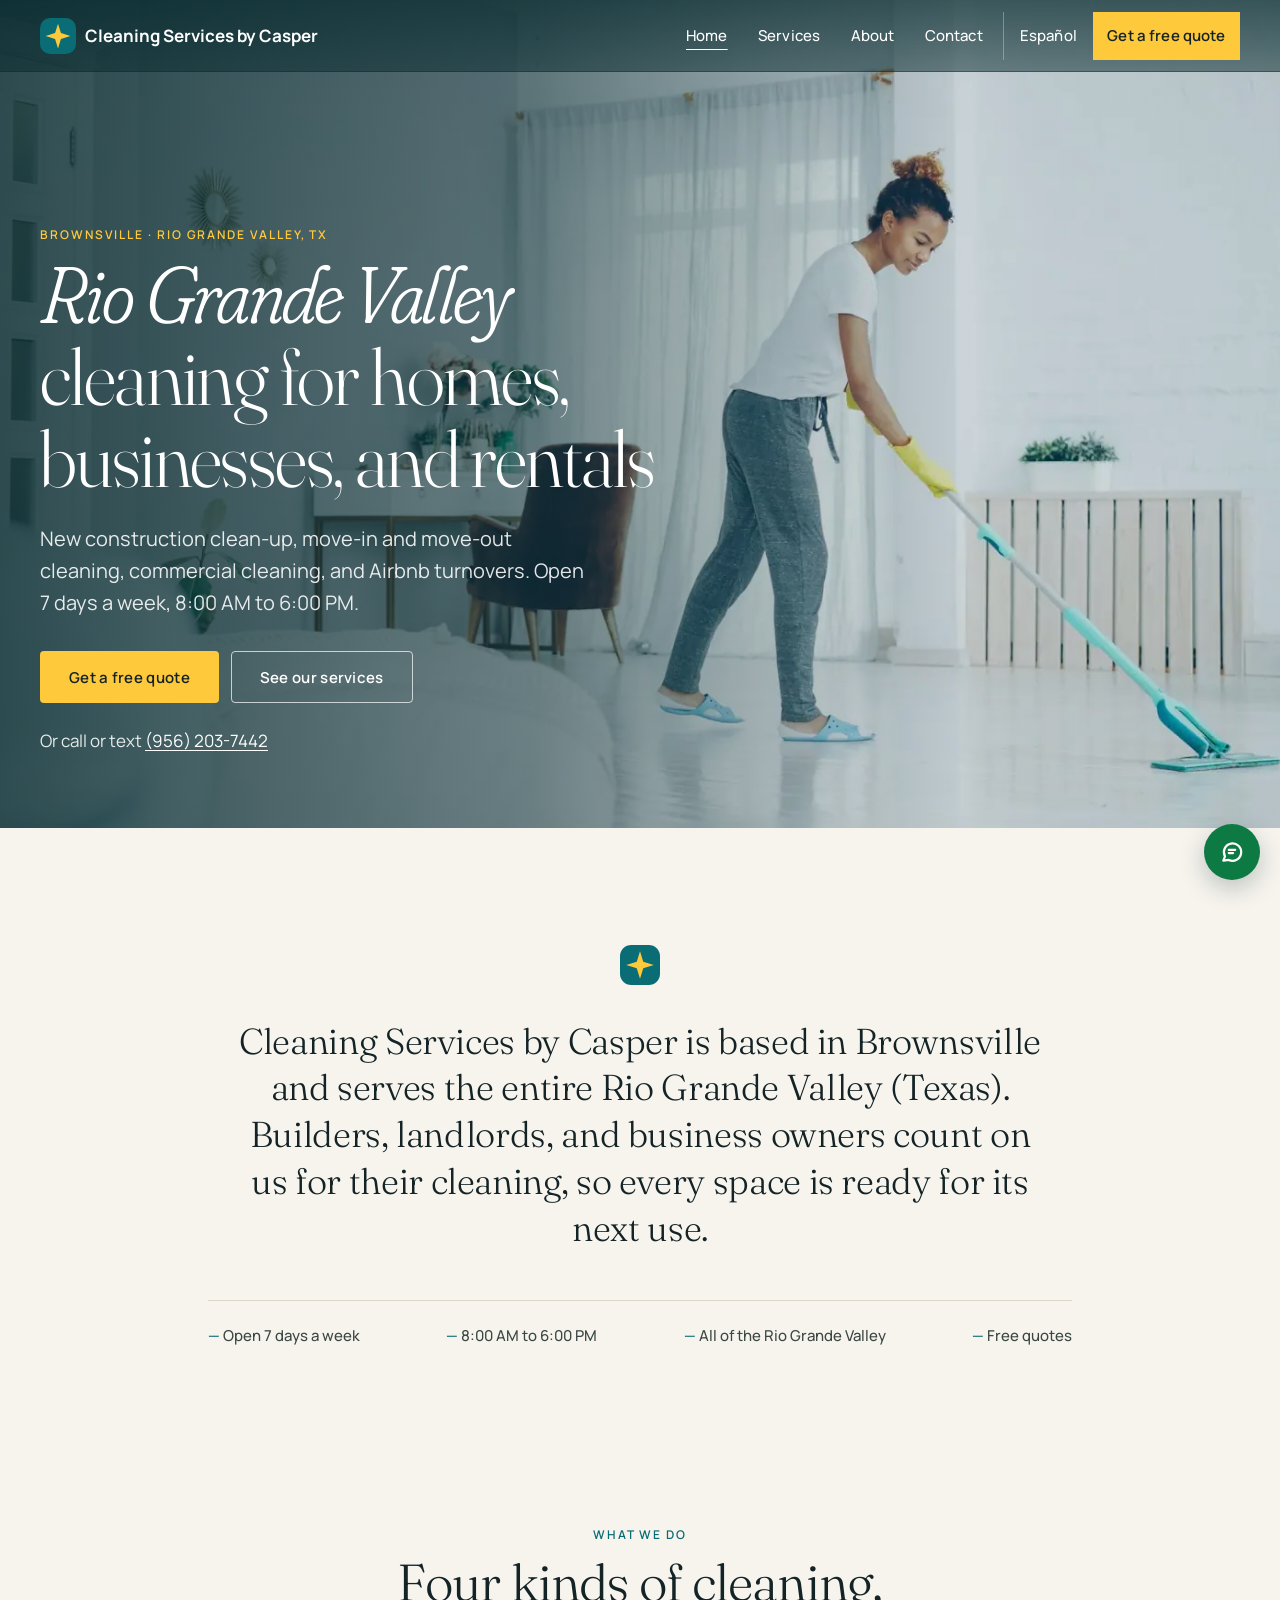
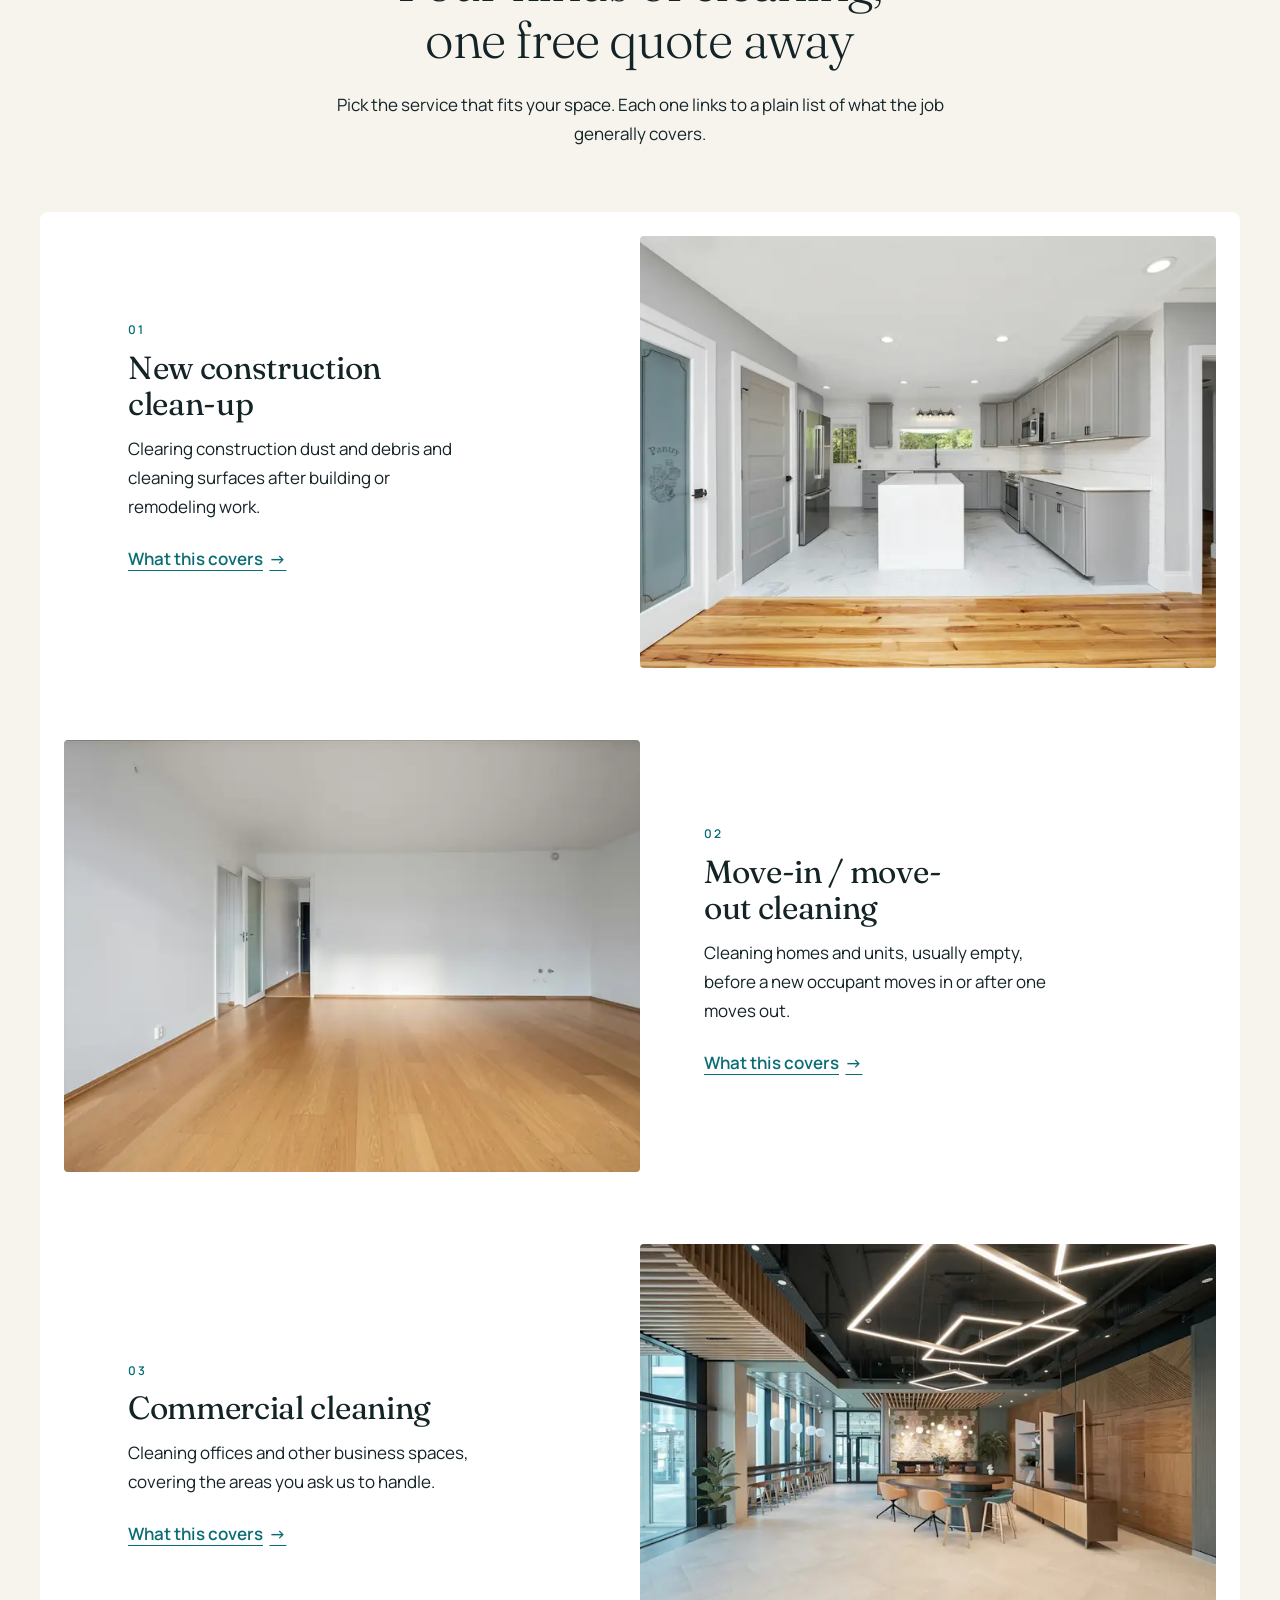
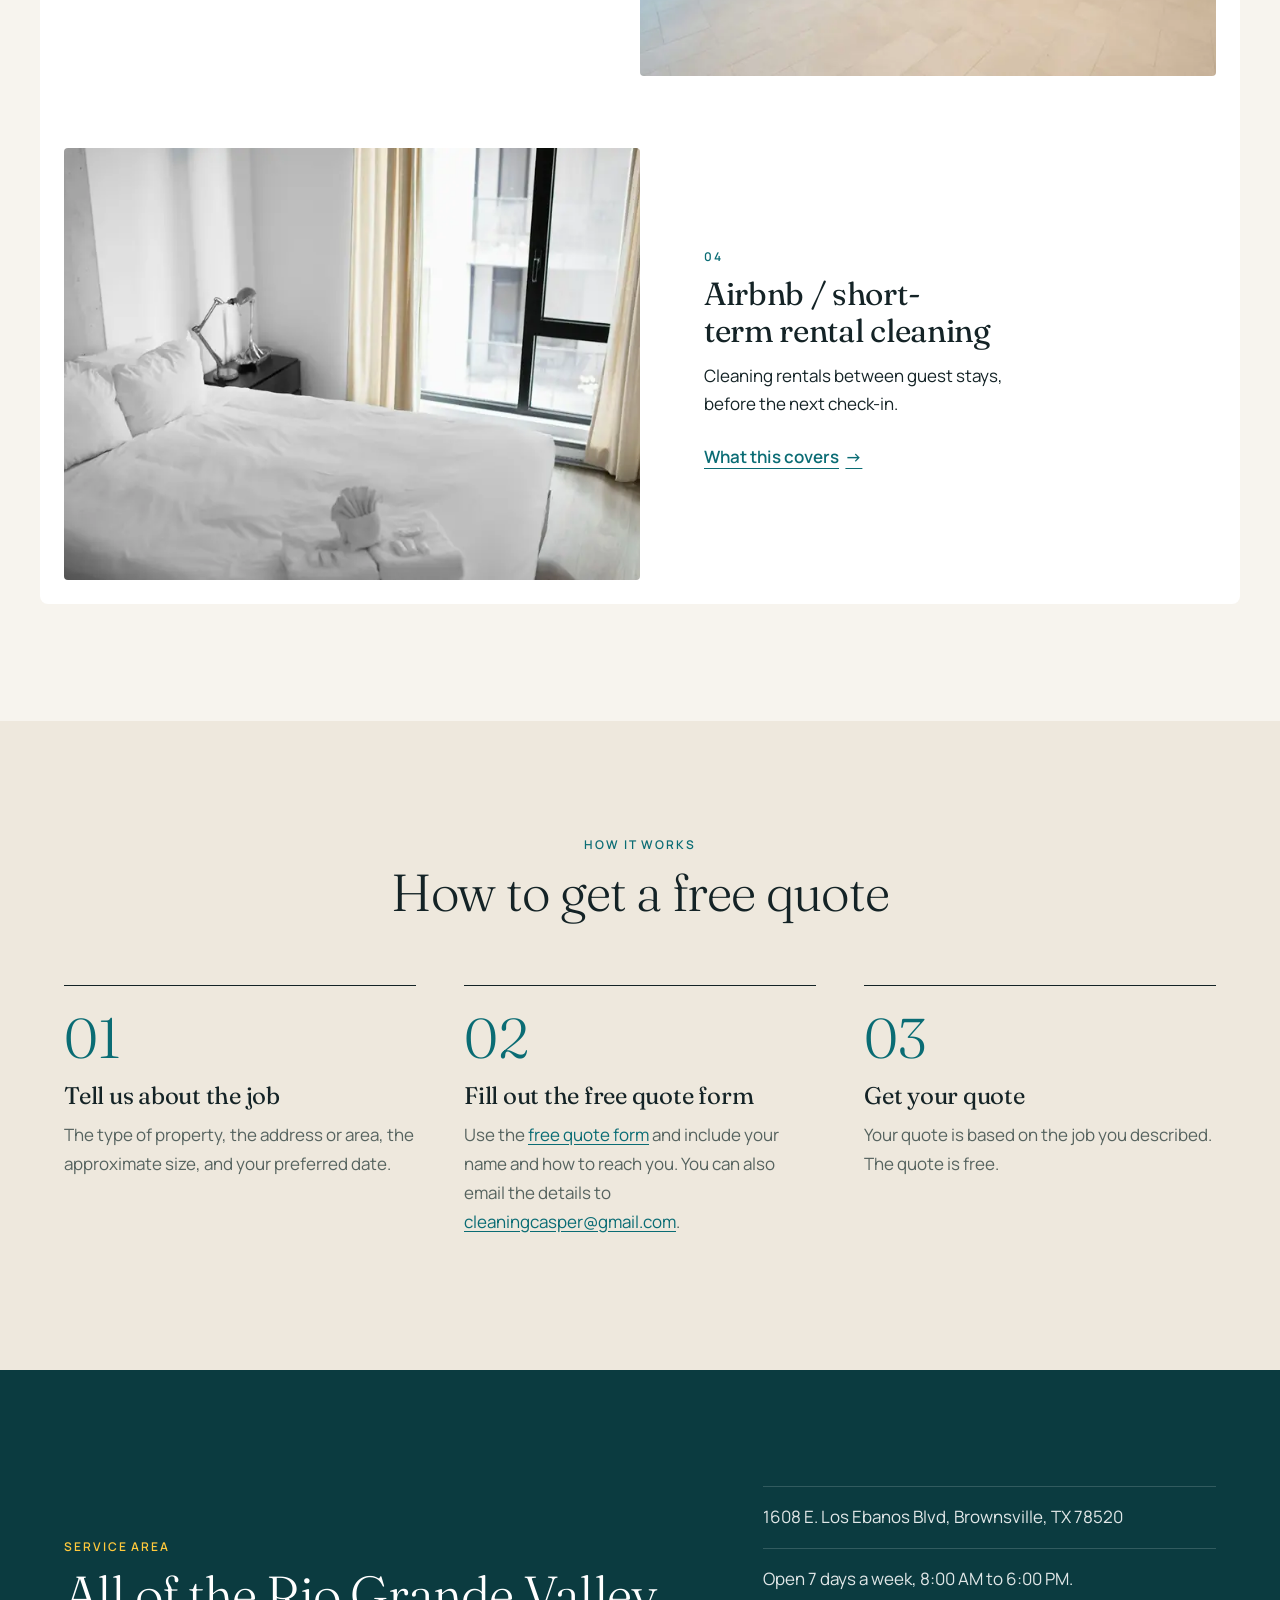
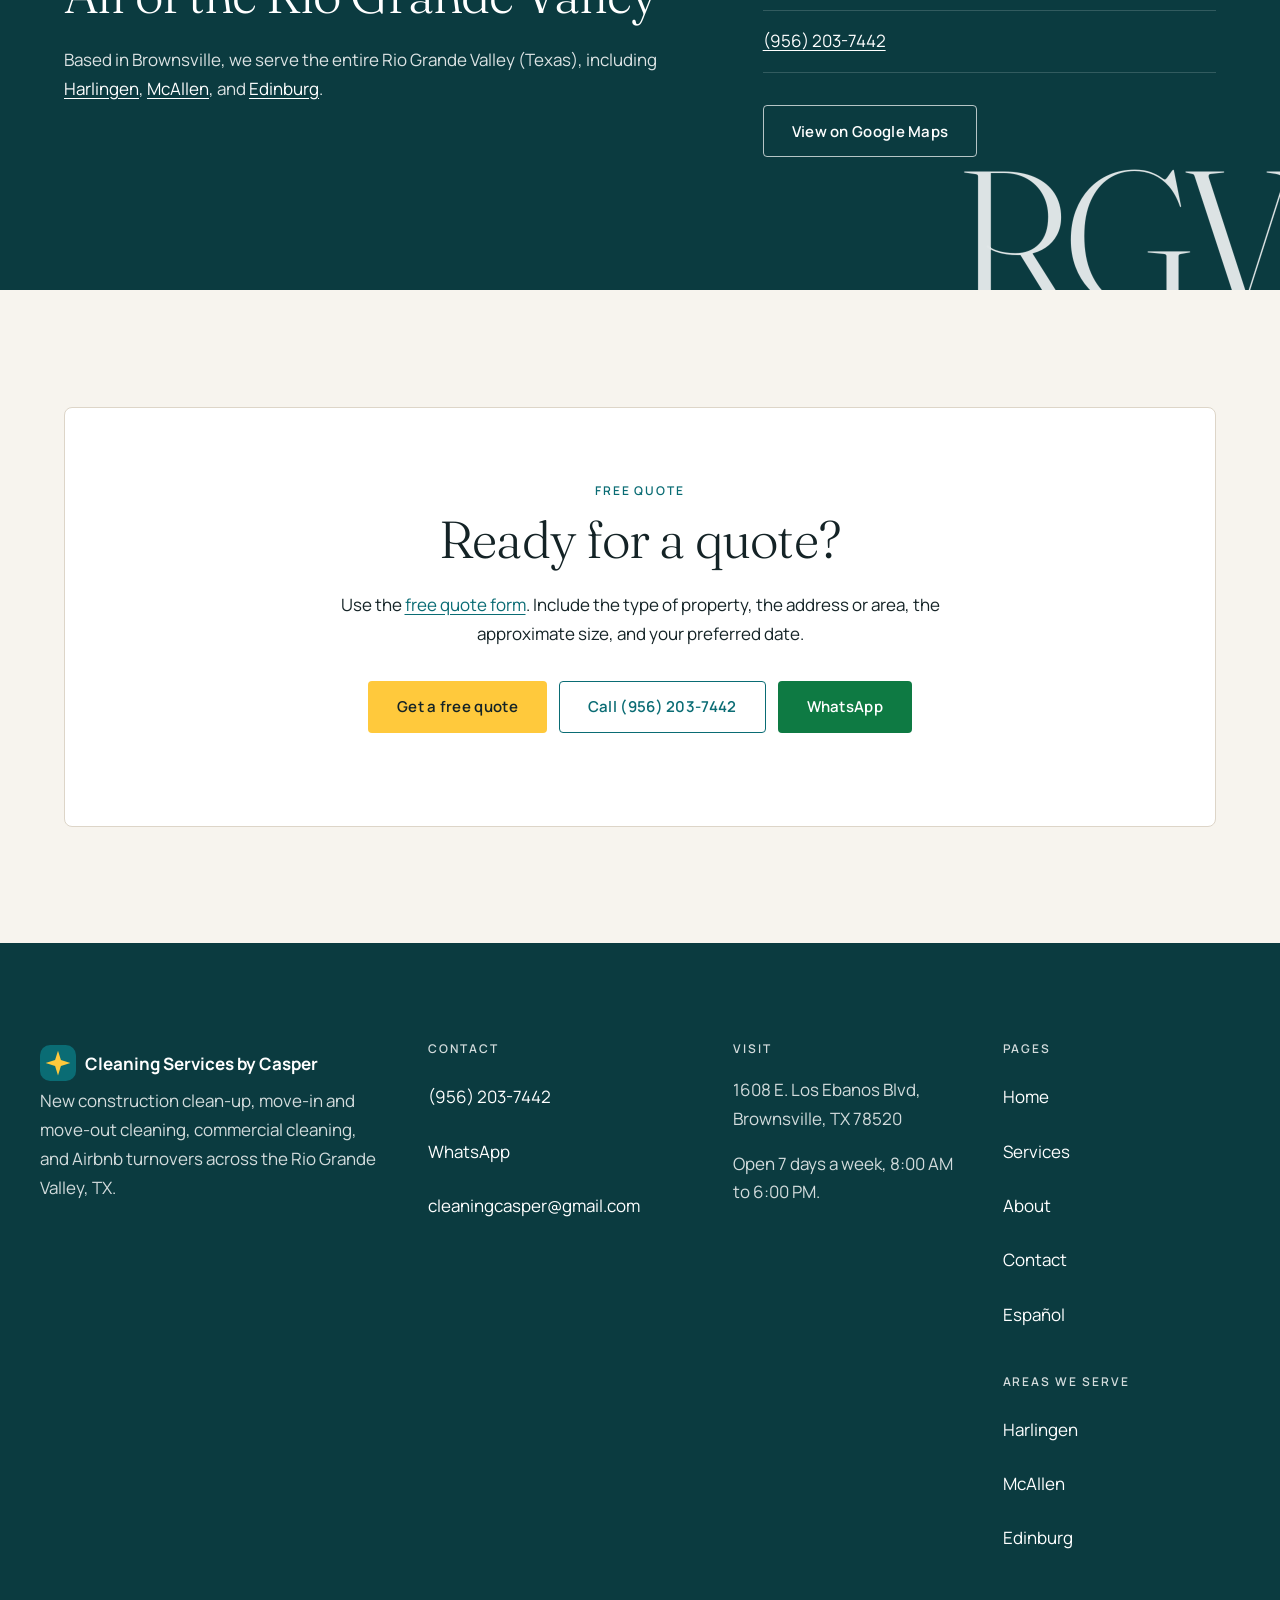
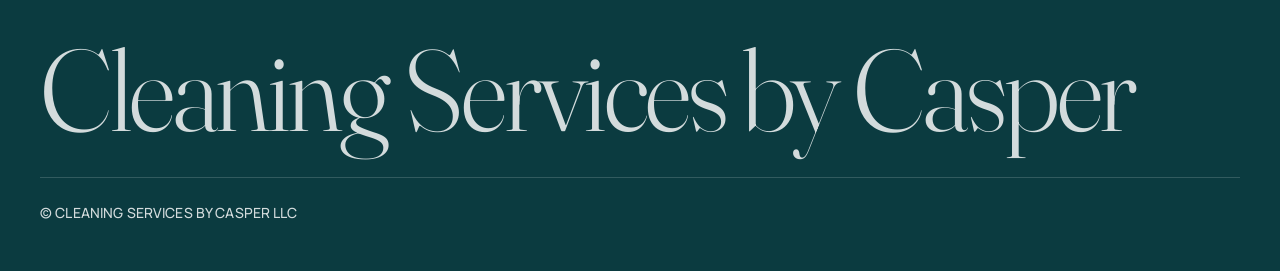
<file: index.html>
<!DOCTYPE html>
<html lang="en">
<head>
  <meta charset="utf-8">
  <meta name="viewport" content="width=device-width, initial-scale=1">
  <title>Cleaning Services by Casper | Brownsville, TX</title>
  <meta name="description" content="Cleaning Services by Casper does new construction clean-up, move-in/move-out, commercial, and Airbnb cleaning in Brownsville and the Rio Grande Valley, TX.">
  <meta name="google-site-verification" content="4BXMA99czyRwRW_GCd3LUc6RskcchoM-6MgmW7ZD4E" />
  <link rel="canonical" href="https://cleaningcasper.github.io/cleaning-casper-site/">
  <link rel="alternate" hreflang="en" href="https://cleaningcasper.github.io/cleaning-casper-site/">
  <link rel="alternate" hreflang="es" href="https://cleaningcasper.github.io/cleaning-casper-site/es/">
  <link rel="alternate" hreflang="x-default" href="https://cleaningcasper.github.io/cleaning-casper-site/">
  <meta property="og:title" content="Cleaning Services by Casper | Brownsville, TX">
  <meta property="og:description" content="Cleaning Services by Casper does new construction clean-up, move-in/move-out, commercial, and Airbnb cleaning in Brownsville and the Rio Grande Valley, TX.">
  <meta property="og:url" content="https://cleaningcasper.github.io/cleaning-casper-site/">
  <meta property="og:type" content="website">
  <meta property="og:locale" content="en_US">
  <meta property="og:locale:alternate" content="es_US">
  <meta property="og:image" content="https://cleaningcasper.github.io/cleaning-casper-site/images/hero.webp">
  <meta property="og:site_name" content="Cleaning Services by Casper">
  <meta name="twitter:card" content="summary_large_image">
  <meta name="twitter:title" content="Cleaning Services by Casper | Brownsville, TX">
  <meta name="twitter:description" content="Cleaning Services by Casper does new construction clean-up, move-in/move-out, commercial, and Airbnb cleaning in Brownsville and the Rio Grande Valley, TX.">
  <meta name="twitter:image" content="https://cleaningcasper.github.io/cleaning-casper-site/images/hero.webp">
  <meta name="theme-color" content="#0B3B40">
  <link rel="icon" type="image/svg+xml" href="data:image/svg+xml,%3Csvg xmlns='http://www.w3.org/2000/svg' viewBox='0 0 32 32'%3E%3Crect width='32' height='32' rx='9' fill='%230a6c74'/%3E%3Cpath fill='%23ffc93c' d='M16 5l2.6 8.4L27 16l-8.4 2.6L16 27l-2.6-8.4L5 16l8.4-2.6z'/%3E%3C/svg%3E">
  <link rel="preconnect" href="https://fonts.googleapis.com">
  <link rel="preconnect" href="https://fonts.gstatic.com" crossorigin>
  <link rel="stylesheet" href="https://fonts.googleapis.com/css2?family=Fraunces:opsz,wght@9..144,300;9..144,400;9..144,500&family=Manrope:wght@400;500;600;700&display=swap">
  <link rel="stylesheet" href="styles.css">
  <script type="application/ld+json">
  {
    "@context": "https://schema.org",
    "@type": "LocalBusiness",
    "name": "Cleaning Services by Casper",
    "legalName": "CLEANING SERVICES BY CASPER LLC",
    "url": "https://cleaningcasper.github.io/cleaning-casper-site/",
    "sameAs": [
      "https://g.page/r/CTaMbQCReG5SEAI"
    ],
    "description": "Cleaning company based in Brownsville, TX, serving the entire Rio Grande Valley. Offers new construction clean-up, move-in and move-out cleaning, commercial cleaning, and Airbnb/short-term rental turnovers.",
    "email": "cleaningcasper@gmail.com",
    "telephone": "+1-956-203-7442",
    "openingHoursSpecification": {
      "@type": "OpeningHoursSpecification",
      "dayOfWeek": [
        "Monday",
        "Tuesday",
        "Wednesday",
        "Thursday",
        "Friday",
        "Saturday",
        "Sunday"
      ],
      "opens": "08:00",
      "closes": "18:00"
    },
    "areaServed": [
      {
        "@type": "AdministrativeArea",
        "name": "Rio Grande Valley, TX"
      },
      {
        "@type": "City",
        "name": "Brownsville, TX"
      }
    ],
    "hasOfferCatalog": {
      "@type": "OfferCatalog",
      "name": "Cleaning services",
      "itemListElement": [
        {
          "@type": "Offer",
          "itemOffered": {
            "@type": "Service",
            "name": "New construction clean-up"
          }
        },
        {
          "@type": "Offer",
          "itemOffered": {
            "@type": "Service",
            "name": "Move-in / move-out cleaning"
          }
        },
        {
          "@type": "Offer",
          "itemOffered": {
            "@type": "Service",
            "name": "Commercial cleaning"
          }
        },
        {
          "@type": "Offer",
          "itemOffered": {
            "@type": "Service",
            "name": "Airbnb / short-term rental cleaning"
          }
        }
      ]
    },
    "address": {
      "@type": "PostalAddress",
      "streetAddress": "1608 E. Los Ebanos Blvd",
      "addressLocality": "Brownsville",
      "addressRegion": "TX",
      "postalCode": "78520",
      "addressCountry": "US"
    }
  }
  </script>
  <script src="site.js" defer></script>
</head>
<body>
  <a class="skip-link" href="#main">Skip to content</a>
  <header class="site-header site-header--overlay">
    <div class="container--wide header-inner">
      <a class="logo" href="index.html"><svg class="logo-mark" viewBox="0 0 32 32" width="36" height="36" aria-hidden="true" focusable="false"><rect width="32" height="32" rx="9" fill="#0a6c74"/><path fill="#ffc93c" d="M16 5l2.6 8.4L27 16l-8.4 2.6L16 27l-2.6-8.4L5 16l8.4-2.6z"/></svg><span>Cleaning Services <span class="logo-by">by Casper</span></span></a>
      <a class="header-lang" href="es/index.html" hreflang="es" lang="es">Español</a>
      <button class="nav-toggle" type="button" aria-expanded="false" aria-controls="site-nav"><span class="visually-hidden">Menu</span><span class="nav-toggle-bars" aria-hidden="true"></span></button>
      <nav class="site-nav" aria-label="Main">
        <ul class="nav-list" id="site-nav">
          <li><a href="index.html" aria-current="page">Home</a></li>
          <li><a href="services.html">Services</a></li>
          <li><a href="about.html">About</a></li>
          <li><a href="contact.html">Contact</a></li>
          <li class="nav-lang-item"><a class="nav-lang" href="es/index.html" hreflang="es" lang="es">Español</a></li>
          <li class="nav-cta-item"><a class="nav-cta" href="contact.html#quote">Get a free quote</a></li>
        </ul>
      </nav>
    </div>
  </header>
  <main id="main" tabindex="-1">
    <section class="hero">
      <picture class="hero-media">
        <img src="images/hero.webp" srcset="images/hero-640.webp 640w, images/hero-1024.webp 1024w, images/hero.webp 1600w" sizes="(max-width: 768px) 200vw, 100vw" width="1600" height="900" alt="Person mopping the floor of a bright living room" fetchpriority="high" decoding="async">
      </picture>
      <div class="container--wide hero-inner">
        <p class="eyebrow">Brownsville · Rio Grande Valley, TX</p>
        <h1><span class="highlight">Rio Grande Valley</span> cleaning for homes, businesses, and rentals</h1>
        <p class="lead">New construction clean-up, move-in and move-out cleaning, commercial cleaning, and Airbnb turnovers. Open 7 days a week, 8:00 AM to 6:00 PM.</p>
        <p class="actions">
          <a class="button button-sun" href="contact.html#quote">Get a free quote</a>
          <a class="button button-ghost" href="services.html">See our services</a>
        </p>
        <p class="hero-call">Or call or text <a href="tel:+19562037442">(956) 203-7442</a></p>
      </div>
    </section>
    <section class="statement-band" aria-labelledby="statement-heading">
      <div class="container">
        <svg class="statement-mark" viewBox="0 0 32 32" width="40" height="40" aria-hidden="true" focusable="false"><rect width="32" height="32" rx="9" fill="#0a6c74"/><path fill="#ffc93c" d="M16 5l2.6 8.4L27 16l-8.4 2.6L16 27l-2.6-8.4L5 16l8.4-2.6z"/></svg>
        <p class="statement" id="statement-heading">Cleaning Services by Casper is based in Brownsville and serves the entire Rio Grande Valley (Texas). Builders, landlords, and business owners count on us for their cleaning, so every space is ready for its next use.</p>
        <ul class="facts">
          <li>Open 7 days a week</li>
          <li>8:00 AM to 6:00 PM</li>
          <li>All of the Rio Grande Valley</li>
          <li>Free quotes</li>
        </ul>
      </div>
    </section>
    <section class="section" aria-labelledby="services-heading">
      <div class="container">
        <div class="section-head">
          <p class="kicker">What we do</p>
          <h2 id="services-heading">Four kinds of cleaning, one free quote away</h2>
          <p>Pick the service that fits your space. Each one links to a plain list of what the job generally covers.</p>
        </div>
      </div>
      <div class="service-rows container--wide">
        <article class="service-row">
          <div class="service-row-media"><img src="images/service-construction.webp" srcset="images/service-construction-480.webp 480w, images/service-construction.webp 800w" sizes="(min-width: 64rem) 42rem, 100vw" width="800" height="533" alt="Bright new kitchen with white cabinets and wood floors in an empty home" loading="lazy" decoding="async"></div>
          <div class="service-row-body">
            <p class="eyebrow">01</p>
            <h3>New construction clean-up</h3>
            <p>Clearing construction dust and debris and cleaning surfaces after building or remodeling work.</p>
            <a class="card-link" href="services.html#construction">What this covers<span class="visually-hidden">: New construction clean-up</span></a>
          </div>
        </article>
        <article class="service-row">
          <div class="service-row-media"><img src="images/service-move.webp" srcset="images/service-move-480.webp 480w, images/service-move.webp 800w" sizes="(min-width: 64rem) 42rem, 100vw" width="800" height="533" alt="Empty room with white walls and light wood floors" loading="lazy" decoding="async"></div>
          <div class="service-row-body">
            <p class="eyebrow">02</p>
            <h3>Move-in / move-out cleaning</h3>
            <p>Cleaning homes and units, usually empty, before a new occupant moves in or after one moves out.</p>
            <a class="card-link" href="services.html#move">What this covers<span class="visually-hidden">: Move-in / move-out cleaning</span></a>
          </div>
        </article>
        <article class="service-row">
          <div class="service-row-media"><img src="images/service-commercial.webp" srcset="images/service-commercial-480.webp 480w, images/service-commercial.webp 800w" sizes="(min-width: 64rem) 42rem, 100vw" width="800" height="533" alt="Open office lounge with tables, stools, and a light tiled floor" loading="lazy" decoding="async"></div>
          <div class="service-row-body">
            <p class="eyebrow">03</p>
            <h3>Commercial cleaning</h3>
            <p>Cleaning offices and other business spaces, covering the areas you ask us to handle.</p>
            <a class="card-link" href="services.html#commercial">What this covers<span class="visually-hidden">: Commercial cleaning</span></a>
          </div>
        </article>
        <article class="service-row">
          <div class="service-row-media"><img src="images/service-airbnb.webp" srcset="images/service-airbnb-480.webp 480w, images/service-airbnb.webp 800w" sizes="(min-width: 64rem) 42rem, 100vw" width="800" height="533" alt="Made bed with white linens and folded towels next to a window" loading="lazy" decoding="async"></div>
          <div class="service-row-body">
            <p class="eyebrow">04</p>
            <h3>Airbnb / short-term rental cleaning</h3>
            <p>Cleaning rentals between guest stays, before the next check-in.</p>
            <a class="card-link" href="services.html#airbnb">What this covers<span class="visually-hidden">: Airbnb / short-term rental cleaning</span></a>
          </div>
        </article>
      </div>
    </section>
    <section class="section section-sand" aria-labelledby="steps-heading">
      <div class="container">
        <div class="section-head">
          <p class="kicker">How it works</p>
          <h2 id="steps-heading">How to get a free quote</h2>
        </div>
        <ol class="steps">
          <li><h3>Tell us about the job</h3><p>The type of property, the address or area, the approximate size, and your preferred date.</p></li>
          <li><h3>Fill out the free quote form</h3><p>Use the <a href="contact.html#quote">free quote form</a> and include your name and how to reach you. You can also email the details to <a href="mailto:cleaningcasper@gmail.com">cleaningcasper@gmail.com</a>.</p></li>
          <li><h3>Get your quote</h3><p>Your quote is based on the job you described. The quote is free.</p></li>
        </ol>
      </div>
    </section>
    <section class="area-band" aria-labelledby="area-heading">
      <p class="area-mark" aria-hidden="true">RGV</p>
      <div class="container area-grid">
        <div>
          <p class="eyebrow">Service area</p>
          <h2 id="area-heading">All of the Rio Grande Valley</h2>
          <p>Based in Brownsville, we serve the entire Rio Grande Valley (Texas), including <a href="harlingen.html">Harlingen</a>, <a href="mcallen.html">McAllen</a>, and <a href="edinburg.html">Edinburg</a>.</p>
        </div>
        <address>
          <ul class="area-list">
            <li>1608 E. Los Ebanos Blvd, Brownsville, TX 78520</li>
            <li>Open 7 days a week, 8:00 AM to 6:00 PM.</li>
            <li><a href="tel:+19562037442">(956) 203-7442</a></li>
            <li><a class="button button-ghost" href="https://www.google.com/maps/search/?api=1&amp;query=1608+E.+Los+Ebanos+Blvd+Brownsville+TX+78520">View on Google Maps</a></li>
          </ul>
        </address>
      </div>
    </section>
    <section class="section cta-wrap" aria-labelledby="quote-heading">
      <div class="container">
        <div class="cta-band">
          <p class="eyebrow">Free quote</p>
          <h2 id="quote-heading">Ready for a quote?</h2>
          <p>Use the <a href="contact.html#quote">free quote form</a>. Include the type of property, the address or area, the approximate size, and your preferred date.</p>
          <p class="actions">
            <a class="button button-sun" href="contact.html#quote">Get a free quote</a>
            <a class="button button-outline" href="tel:+19562037442">Call (956) 203-7442</a>
            <a class="button button-wa" href="https://wa.me/19562037442?text=Hi%2C%20I%27d%20like%20a%20cleaning%20quote.">WhatsApp</a>
          </p>
        </div>
      </div>
    </section>
  </main>
  <footer class="site-footer">
    <div class="container">
      <div class="footer-grid">
        <div>
          <a class="logo" href="index.html"><svg class="logo-mark" viewBox="0 0 32 32" width="36" height="36" aria-hidden="true" focusable="false"><rect width="32" height="32" rx="9" fill="#0a6c74"/><path fill="#ffc93c" d="M16 5l2.6 8.4L27 16l-8.4 2.6L16 27l-2.6-8.4L5 16l8.4-2.6z"/></svg><span>Cleaning Services <span class="logo-by">by Casper</span></span></a>
          <p>New construction clean-up, move-in and move-out cleaning, commercial cleaning, and Airbnb turnovers across the Rio Grande Valley, TX.</p>
        </div>
        <div>
          <p class="footer-title">Contact</p>
          <ul>
            <li><a href="tel:+19562037442">(956) 203-7442</a></li>
            <li><a href="https://wa.me/19562037442?text=Hi%2C%20I%27d%20like%20a%20cleaning%20quote.">WhatsApp</a></li>
            <li><a href="mailto:cleaningcasper@gmail.com">cleaningcasper@gmail.com</a></li>
          </ul>
        </div>
        <div>
          <p class="footer-title">Visit</p>
          <address>
            <p>1608 E. Los Ebanos Blvd, Brownsville, TX 78520</p>
            <p>Open 7 days a week, 8:00 AM to 6:00 PM.</p>
          </address>
        </div>
        <div>
          <p class="footer-title">Pages</p>
          <ul>
            <li><a href="index.html">Home</a></li>
            <li><a href="services.html">Services</a></li>
            <li><a href="about.html">About</a></li>
            <li><a href="contact.html">Contact</a></li>
            <li><a href="es/index.html" hreflang="es" lang="es">Español</a></li>
          </ul>
        </div>
        <div>
          <p class="footer-title">Areas we serve</p>
          <ul>
            <li><a href="harlingen.html">Harlingen</a></li>
            <li><a href="mcallen.html">McAllen</a></li>
            <li><a href="edinburg.html">Edinburg</a></li>
          </ul>
        </div>
      </div>
      <p class="footer-wordmark" aria-hidden="true">Cleaning Services by Casper</p>
      <p class="legal">&copy; CLEANING SERVICES BY CASPER LLC</p>
    </div>
  </footer>
  <nav class="action-bar" aria-label="Quick contact">
    <a href="tel:+19562037442"><svg viewBox="0 0 24 24" width="18" height="18" fill="none" stroke="currentColor" stroke-width="2" stroke-linecap="round" stroke-linejoin="round" aria-hidden="true" focusable="false"><path d="M22 16.9v3a2 2 0 0 1-2.2 2 19.8 19.8 0 0 1-8.6-3.1 19.5 19.5 0 0 1-6-6 19.8 19.8 0 0 1-3.1-8.7A2 2 0 0 1 4 2h3a2 2 0 0 1 2 1.7c.1.9.3 1.8.6 2.6a2 2 0 0 1-.5 2.1L8 9.9a16 16 0 0 0 6 6l1.5-1.1a2 2 0 0 1 2.1-.5c.8.3 1.7.5 2.6.6a2 2 0 0 1 1.8 2z"/></svg>Call</a>
    <a href="https://wa.me/19562037442?text=Hi%2C%20I%27d%20like%20a%20cleaning%20quote."><svg viewBox="0 0 24 24" width="18" height="18" fill="none" stroke="currentColor" stroke-width="2" stroke-linecap="round" stroke-linejoin="round" aria-hidden="true" focusable="false"><path d="M4 20l1.5-4A8 8 0 1 1 9 19.3z"/><path d="M9 10h6M9 13h4"/></svg>WhatsApp</a>
    <a class="action-bar-cta" href="contact.html#quote">Get a free quote</a>
  </nav>
  <a class="wa-float" href="https://wa.me/19562037442?text=Hi%2C%20I%27d%20like%20a%20cleaning%20quote." aria-label="Chat with us on WhatsApp"><svg viewBox="0 0 24 24" width="26" height="26" fill="none" stroke="currentColor" stroke-width="2" stroke-linecap="round" stroke-linejoin="round" aria-hidden="true" focusable="false"><path d="M4 20l1.5-4A8 8 0 1 1 9 19.3z"/><path d="M9 10h6M9 13h4"/></svg></a>
</body>
</html>
</file>
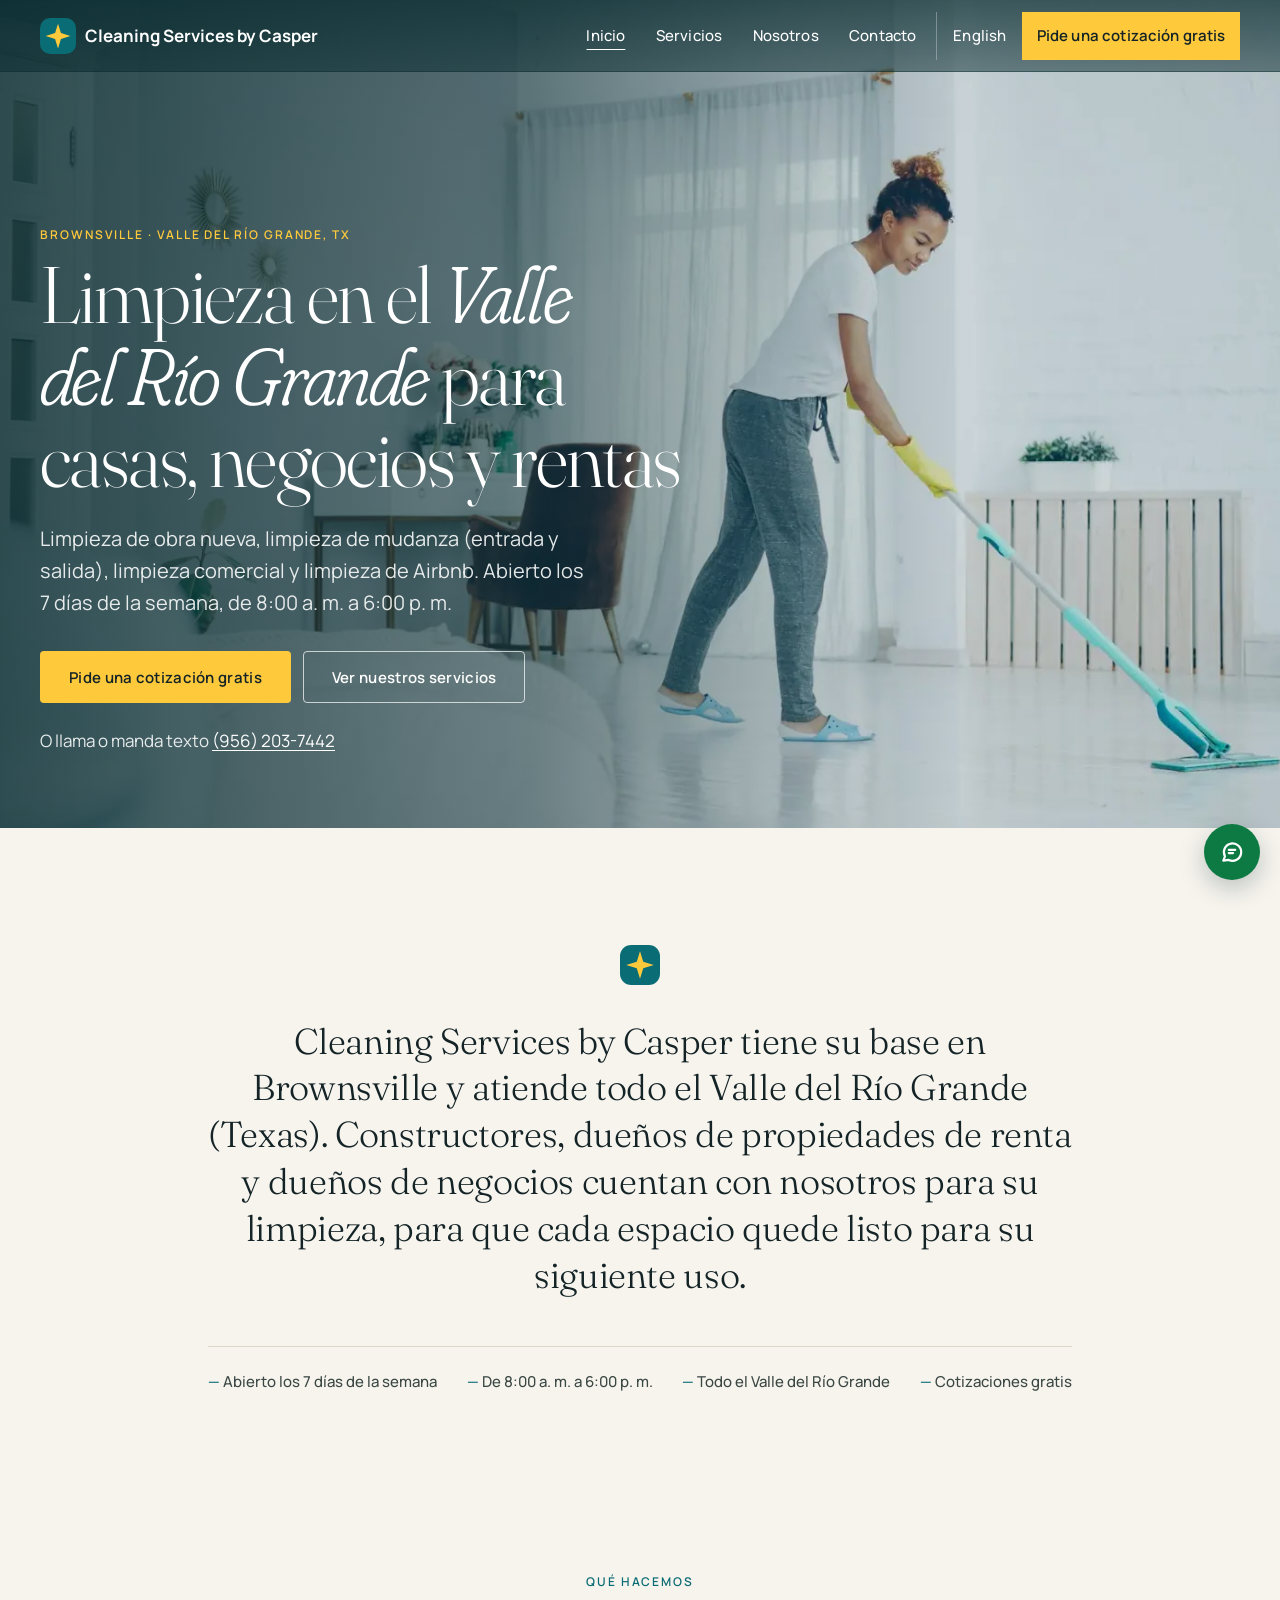
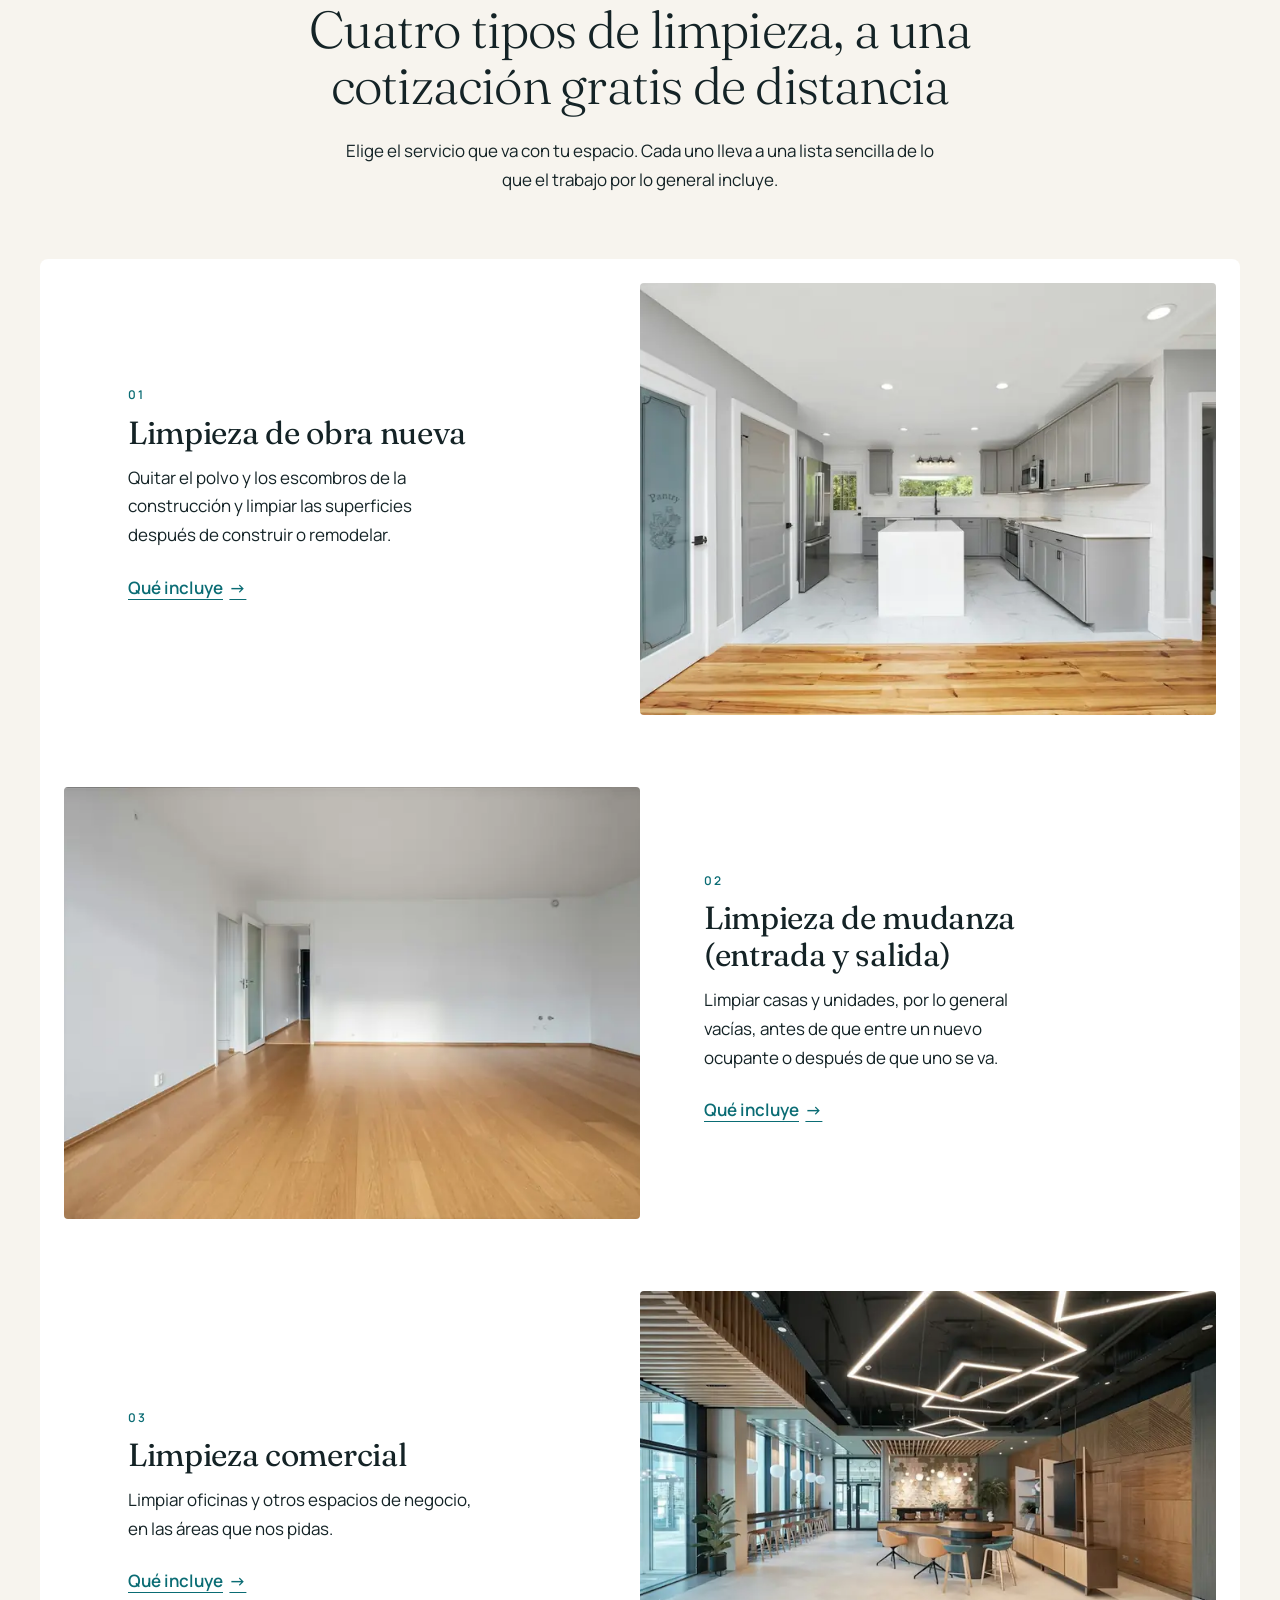
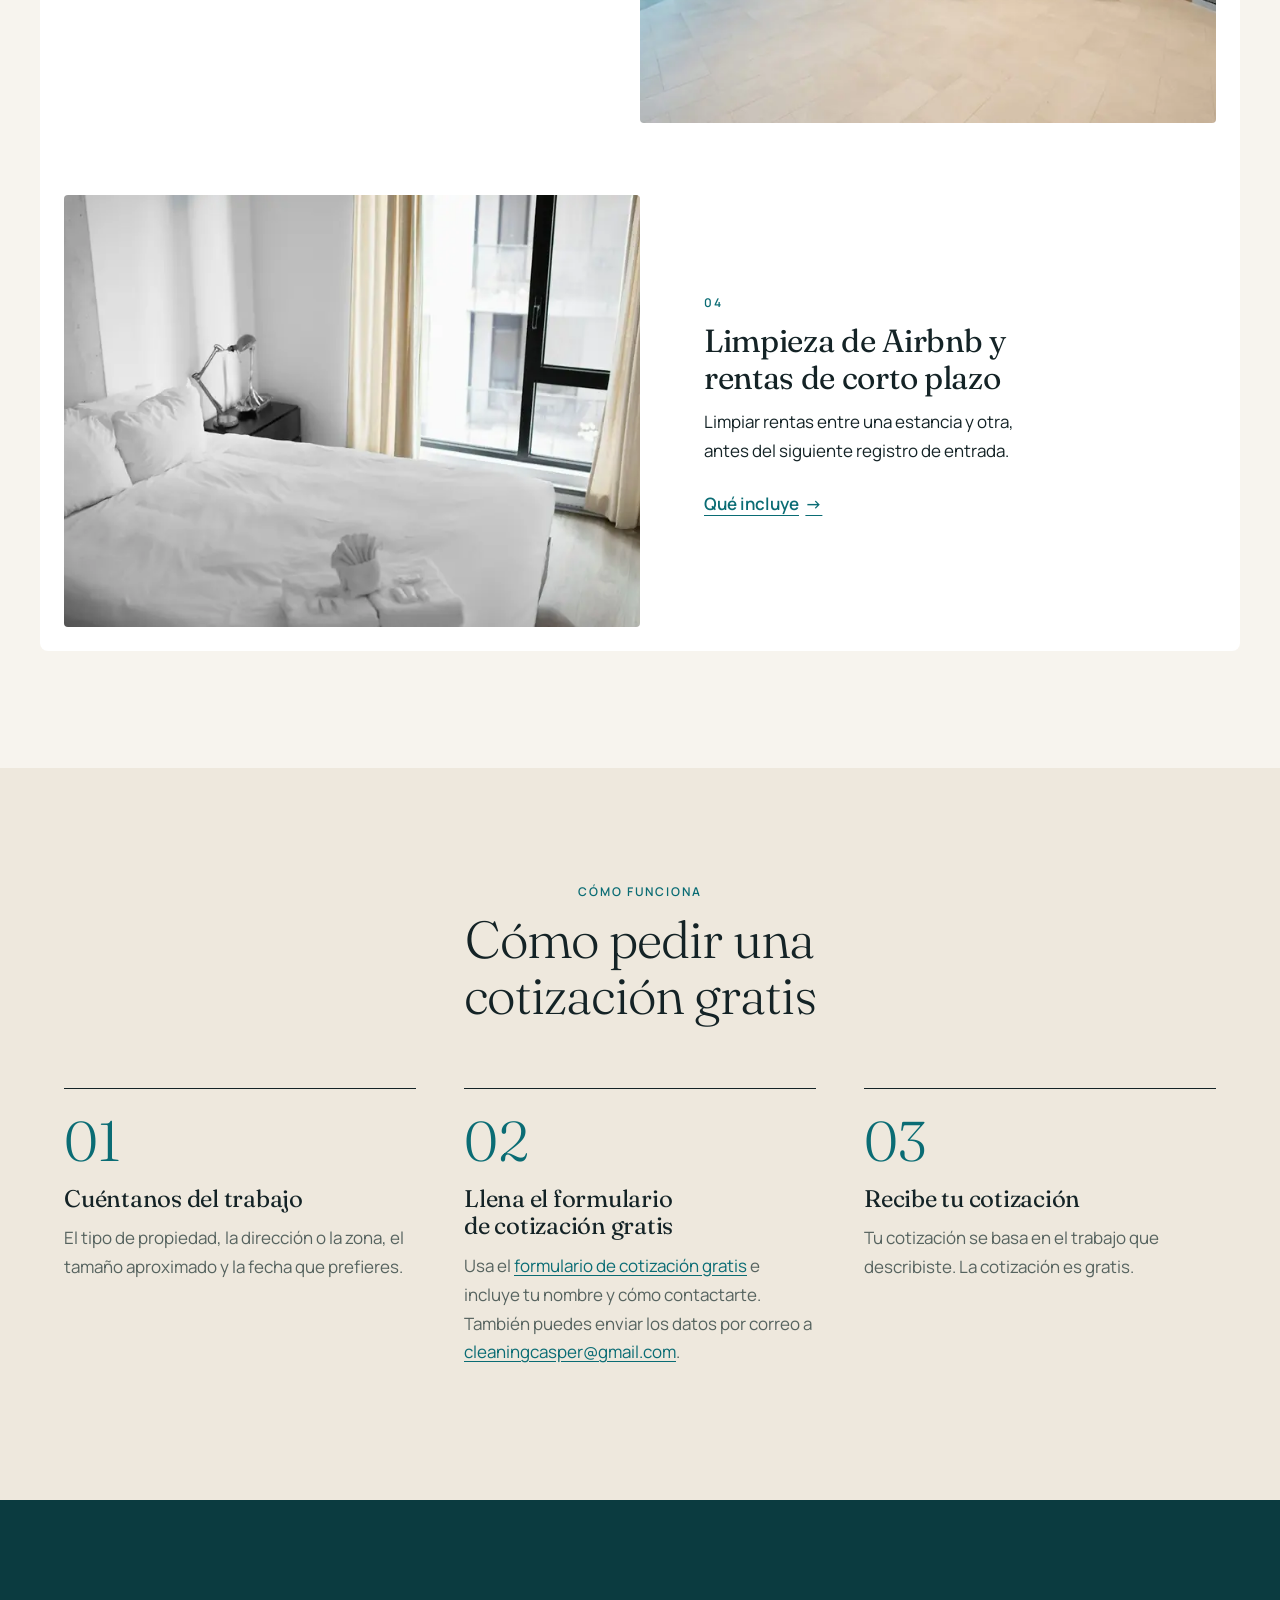
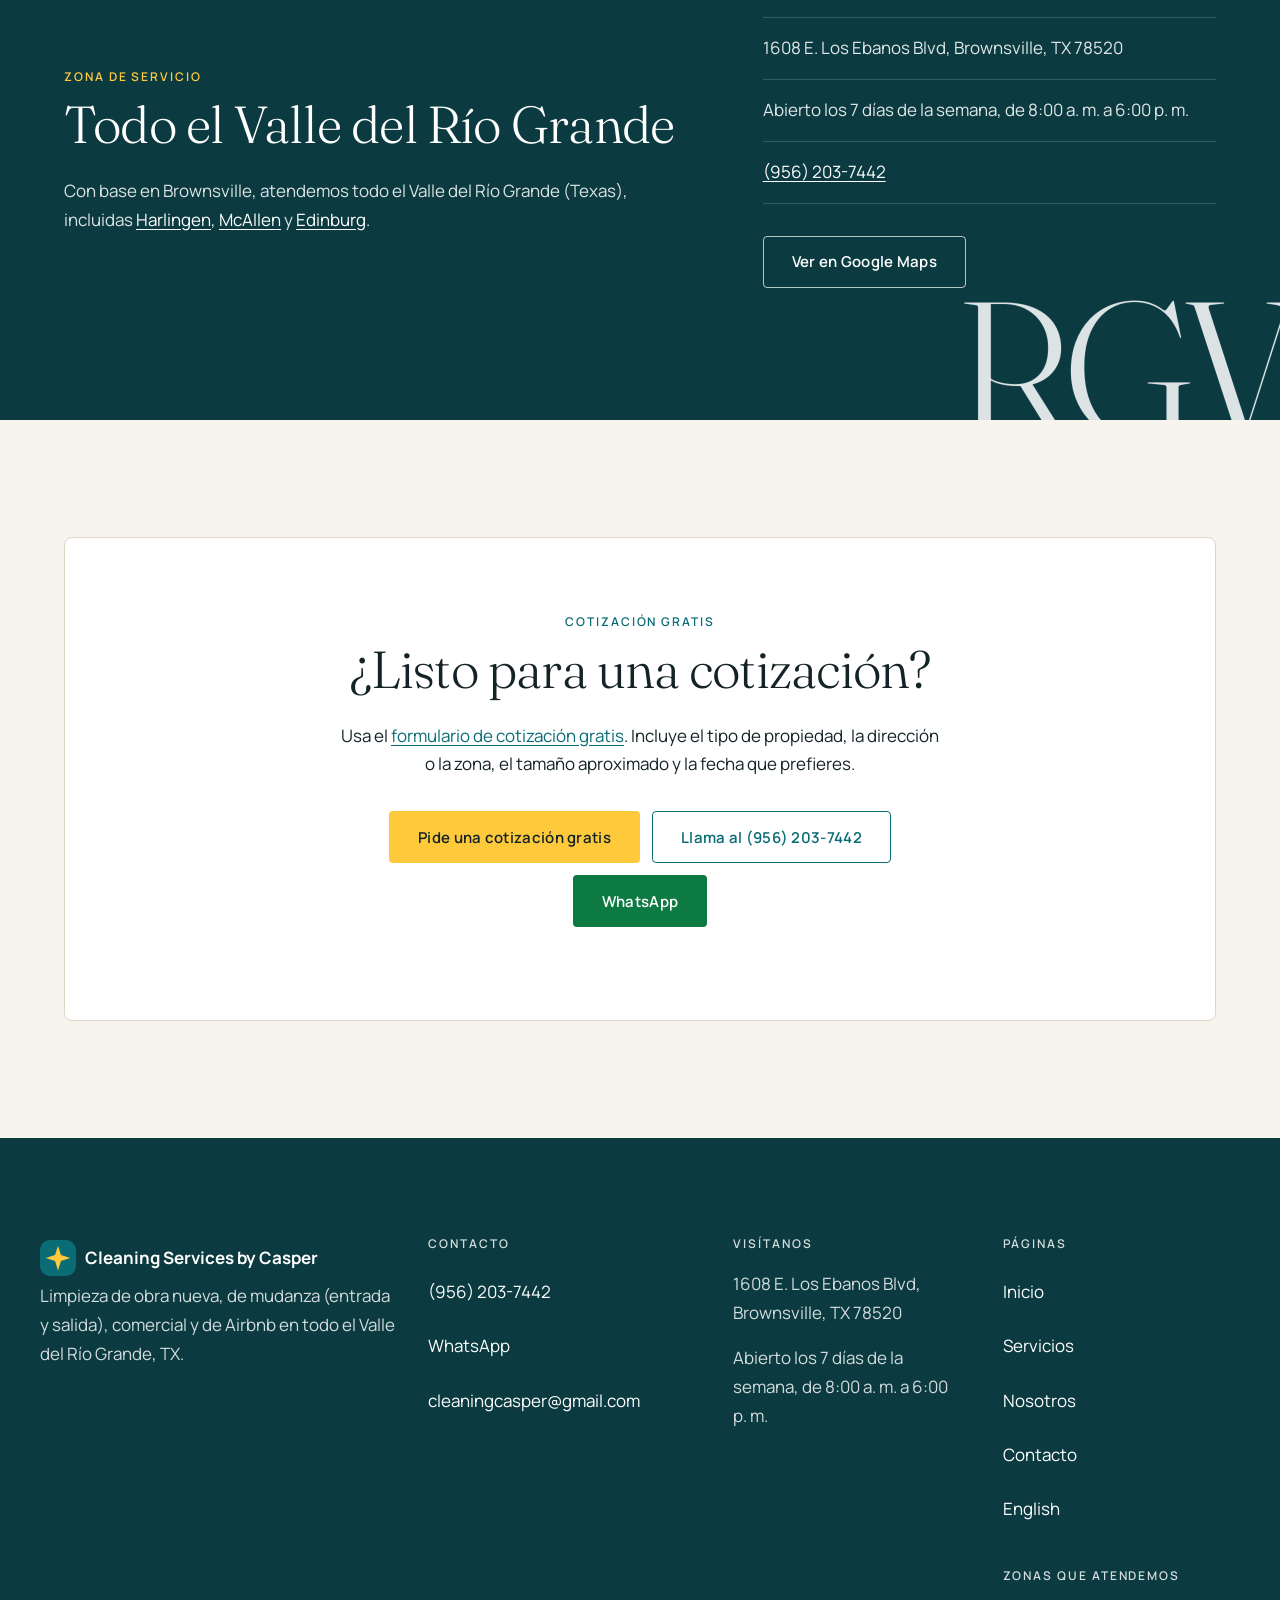
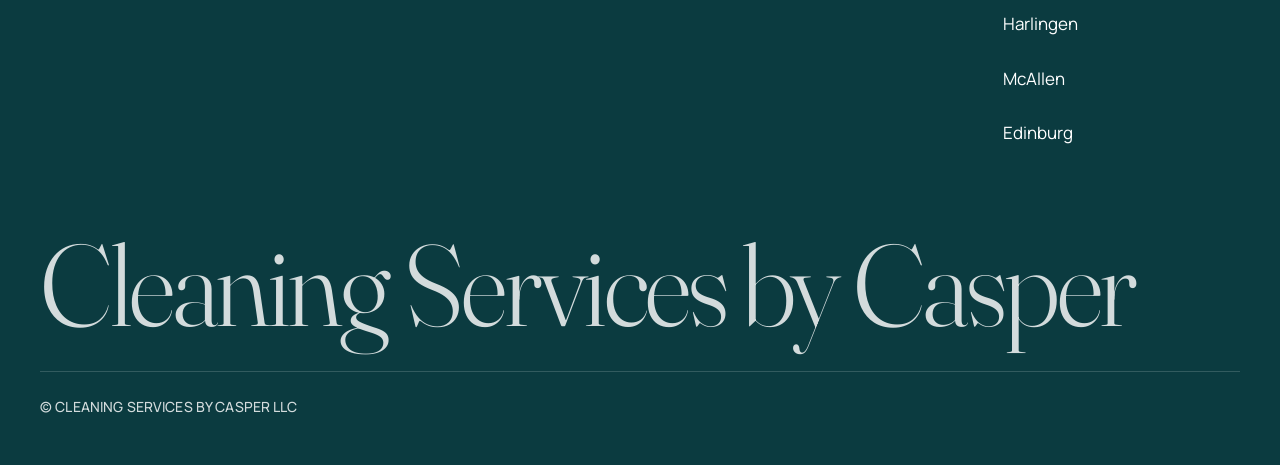
<file: es/index.html>
<!DOCTYPE html>
<html lang="es">
<head>
  <meta charset="utf-8">
  <meta name="viewport" content="width=device-width, initial-scale=1">
  <title>Limpieza en Brownsville, TX | Cleaning Services by Casper</title>
  <meta name="description" content="Cleaning Services by Casper hace limpieza de obra nueva, de mudanza, comercial y de Airbnb en Brownsville y todo el Valle del Río Grande, TX.">
  <link rel="canonical" href="https://cleaningcasper.github.io/cleaning-casper-site/es/">
  <link rel="alternate" hreflang="en" href="https://cleaningcasper.github.io/cleaning-casper-site/">
  <link rel="alternate" hreflang="es" href="https://cleaningcasper.github.io/cleaning-casper-site/es/">
  <link rel="alternate" hreflang="x-default" href="https://cleaningcasper.github.io/cleaning-casper-site/">
  <meta property="og:title" content="Limpieza en Brownsville, TX | Cleaning Services by Casper">
  <meta property="og:description" content="Cleaning Services by Casper hace limpieza de obra nueva, de mudanza, comercial y de Airbnb en Brownsville y todo el Valle del Río Grande, TX.">
  <meta property="og:url" content="https://cleaningcasper.github.io/cleaning-casper-site/es/">
  <meta property="og:type" content="website">
  <meta property="og:locale" content="es_US">
  <meta property="og:locale:alternate" content="en_US">
  <meta property="og:image" content="https://cleaningcasper.github.io/cleaning-casper-site/images/hero.webp">
  <meta property="og:site_name" content="Cleaning Services by Casper">
  <meta name="twitter:card" content="summary_large_image">
  <meta name="twitter:title" content="Limpieza en Brownsville, TX | Cleaning Services by Casper">
  <meta name="twitter:description" content="Cleaning Services by Casper hace limpieza de obra nueva, de mudanza, comercial y de Airbnb en Brownsville y todo el Valle del Río Grande, TX.">
  <meta name="twitter:image" content="https://cleaningcasper.github.io/cleaning-casper-site/images/hero.webp">
  <meta name="theme-color" content="#0B3B40">
  <link rel="icon" type="image/svg+xml" href="data:image/svg+xml,%3Csvg xmlns='http://www.w3.org/2000/svg' viewBox='0 0 32 32'%3E%3Crect width='32' height='32' rx='9' fill='%230a6c74'/%3E%3Cpath fill='%23ffc93c' d='M16 5l2.6 8.4L27 16l-8.4 2.6L16 27l-2.6-8.4L5 16l8.4-2.6z'/%3E%3C/svg%3E">
  <link rel="preconnect" href="https://fonts.googleapis.com">
  <link rel="preconnect" href="https://fonts.gstatic.com" crossorigin>
  <link rel="stylesheet" href="https://fonts.googleapis.com/css2?family=Fraunces:opsz,wght@9..144,300;9..144,400;9..144,500&family=Manrope:wght@400;500;600;700&display=swap">
  <link rel="stylesheet" href="../styles.css">
  <script type="application/ld+json">
  {
    "@context": "https://schema.org",
    "@type": "LocalBusiness",
    "name": "Cleaning Services by Casper",
    "legalName": "CLEANING SERVICES BY CASPER LLC",
    "url": "https://cleaningcasper.github.io/cleaning-casper-site/es/",
    "sameAs": [
      "https://g.page/r/CTaMbQCReG5SEAI"
    ],
    "description": "Empresa de limpieza con base en Brownsville, TX, que atiende todo el Valle del Río Grande. Ofrece limpieza de obra nueva, limpieza de mudanza (entrada y salida), limpieza comercial y limpieza de Airbnb y rentas de corto plazo.",
    "email": "cleaningcasper@gmail.com",
    "telephone": "+1-956-203-7442",
    "openingHoursSpecification": {
      "@type": "OpeningHoursSpecification",
      "dayOfWeek": [
        "Monday",
        "Tuesday",
        "Wednesday",
        "Thursday",
        "Friday",
        "Saturday",
        "Sunday"
      ],
      "opens": "08:00",
      "closes": "18:00"
    },
    "areaServed": [
      {
        "@type": "AdministrativeArea",
        "name": "Rio Grande Valley, TX"
      },
      {
        "@type": "City",
        "name": "Brownsville, TX"
      }
    ],
    "hasOfferCatalog": {
      "@type": "OfferCatalog",
      "name": "Servicios de limpieza",
      "itemListElement": [
        {
          "@type": "Offer",
          "itemOffered": {
            "@type": "Service",
            "name": "Limpieza de obra nueva"
          }
        },
        {
          "@type": "Offer",
          "itemOffered": {
            "@type": "Service",
            "name": "Limpieza de mudanza (entrada y salida)"
          }
        },
        {
          "@type": "Offer",
          "itemOffered": {
            "@type": "Service",
            "name": "Limpieza comercial"
          }
        },
        {
          "@type": "Offer",
          "itemOffered": {
            "@type": "Service",
            "name": "Limpieza de Airbnb y rentas de corto plazo"
          }
        }
      ]
    },
    "address": {
      "@type": "PostalAddress",
      "streetAddress": "1608 E. Los Ebanos Blvd",
      "addressLocality": "Brownsville",
      "addressRegion": "TX",
      "postalCode": "78520",
      "addressCountry": "US"
    }
  }
  </script>
  <script src="../site.js" defer></script>
</head>
<body>
  <a class="skip-link" href="#main">Saltar al contenido</a>
  <header class="site-header site-header--overlay">
    <div class="container--wide header-inner">
      <a class="logo" href="index.html"><svg class="logo-mark" viewBox="0 0 32 32" width="36" height="36" aria-hidden="true" focusable="false"><rect width="32" height="32" rx="9" fill="#0a6c74"/><path fill="#ffc93c" d="M16 5l2.6 8.4L27 16l-8.4 2.6L16 27l-2.6-8.4L5 16l8.4-2.6z"/></svg><span>Cleaning Services <span class="logo-by">by Casper</span></span></a>
      <a class="header-lang" href="../index.html" hreflang="en" lang="en">English</a>
      <button class="nav-toggle" type="button" aria-expanded="false" aria-controls="site-nav"><span class="visually-hidden">Menú</span><span class="nav-toggle-bars" aria-hidden="true"></span></button>
      <nav class="site-nav" aria-label="Principal">
        <ul class="nav-list" id="site-nav">
          <li><a href="index.html" aria-current="page">Inicio</a></li>
          <li><a href="services.html">Servicios</a></li>
          <li><a href="about.html">Nosotros</a></li>
          <li><a href="contact.html">Contacto</a></li>
          <li class="nav-lang-item"><a class="nav-lang" href="../index.html" hreflang="en" lang="en">English</a></li>
          <li class="nav-cta-item"><a class="nav-cta" href="contact.html#quote">Pide una cotización gratis</a></li>
        </ul>
      </nav>
    </div>
  </header>
  <main id="main" tabindex="-1">
    <section class="hero">
      <picture class="hero-media">
        <img src="../images/hero.webp" srcset="../images/hero-640.webp 640w, ../images/hero-1024.webp 1024w, ../images/hero.webp 1600w" sizes="(max-width: 768px) 200vw, 100vw" width="1600" height="900" alt="Persona trapeando el piso de una sala bien iluminada" fetchpriority="high" decoding="async">
      </picture>
      <div class="container--wide hero-inner">
        <p class="eyebrow">Brownsville · Valle del Río Grande, TX</p>
        <h1>Limpieza en el <span class="highlight">Valle del Río Grande</span> para casas, negocios y rentas</h1>
        <p class="lead">Limpieza de obra nueva, limpieza de mudanza (entrada y salida), limpieza comercial y limpieza de Airbnb. Abierto los 7 días de la semana, de 8:00 a. m. a 6:00 p. m.</p>
        <p class="actions">
          <a class="button button-sun" href="contact.html#quote">Pide una cotización gratis</a>
          <a class="button button-ghost" href="services.html">Ver nuestros servicios</a>
        </p>
        <p class="hero-call">O llama o manda texto <a href="tel:+19562037442">(956) 203-7442</a></p>
      </div>
    </section>
    <section class="statement-band" aria-labelledby="statement-heading">
      <div class="container">
        <svg class="statement-mark" viewBox="0 0 32 32" width="40" height="40" aria-hidden="true" focusable="false"><rect width="32" height="32" rx="9" fill="#0a6c74"/><path fill="#ffc93c" d="M16 5l2.6 8.4L27 16l-8.4 2.6L16 27l-2.6-8.4L5 16l8.4-2.6z"/></svg>
        <p class="statement" id="statement-heading">Cleaning Services by Casper tiene su base en Brownsville y atiende todo el Valle del Río Grande (Texas). Constructores, dueños de propiedades de renta y dueños de negocios cuentan con nosotros para su limpieza, para que cada espacio quede listo para su siguiente uso.</p>
        <ul class="facts">
          <li>Abierto los 7 días de la semana</li>
          <li>De 8:00 a. m. a 6:00 p. m.</li>
          <li>Todo el Valle del Río Grande</li>
          <li>Cotizaciones gratis</li>
        </ul>
      </div>
    </section>
    <section class="section" aria-labelledby="services-heading">
      <div class="container">
        <div class="section-head">
          <p class="kicker">Qué hacemos</p>
          <h2 id="services-heading">Cuatro tipos de limpieza, a una cotización gratis de distancia</h2>
          <p>Elige el servicio que va con tu espacio. Cada uno lleva a una lista sencilla de lo que el trabajo por lo general incluye.</p>
        </div>
      </div>
      <div class="service-rows container--wide">
        <article class="service-row">
          <div class="service-row-media"><img src="../images/service-construction.webp" srcset="../images/service-construction-480.webp 480w, ../images/service-construction.webp 800w" sizes="(min-width: 64rem) 42rem, 100vw" width="800" height="533" alt="Cocina nueva e iluminada, con gabinetes blancos y piso de madera, en una casa vacía" loading="lazy" decoding="async"></div>
          <div class="service-row-body">
            <p class="eyebrow">01</p>
            <h3>Limpieza de obra nueva</h3>
            <p>Quitar el polvo y los escombros de la construcción y limpiar las superficies después de construir o remodelar.</p>
            <a class="card-link" href="services.html#construction">Qué incluye<span class="visually-hidden">: Limpieza de obra nueva</span></a>
          </div>
        </article>
        <article class="service-row">
          <div class="service-row-media"><img src="../images/service-move.webp" srcset="../images/service-move-480.webp 480w, ../images/service-move.webp 800w" sizes="(min-width: 64rem) 42rem, 100vw" width="800" height="533" alt="Cuarto vacío con paredes blancas y piso de madera clara" loading="lazy" decoding="async"></div>
          <div class="service-row-body">
            <p class="eyebrow">02</p>
            <h3>Limpieza de mudanza (entrada y salida)</h3>
            <p>Limpiar casas y unidades, por lo general vacías, antes de que entre un nuevo ocupante o después de que uno se va.</p>
            <a class="card-link" href="services.html#move">Qué incluye<span class="visually-hidden">: Limpieza de mudanza (entrada y salida)</span></a>
          </div>
        </article>
        <article class="service-row">
          <div class="service-row-media"><img src="../images/service-commercial.webp" srcset="../images/service-commercial-480.webp 480w, ../images/service-commercial.webp 800w" sizes="(min-width: 64rem) 42rem, 100vw" width="800" height="533" alt="Sala de oficina abierta con mesas, bancos y piso de loseta clara" loading="lazy" decoding="async"></div>
          <div class="service-row-body">
            <p class="eyebrow">03</p>
            <h3>Limpieza comercial</h3>
            <p>Limpiar oficinas y otros espacios de negocio, en las áreas que nos pidas.</p>
            <a class="card-link" href="services.html#commercial">Qué incluye<span class="visually-hidden">: Limpieza comercial</span></a>
          </div>
        </article>
        <article class="service-row">
          <div class="service-row-media"><img src="../images/service-airbnb.webp" srcset="../images/service-airbnb-480.webp 480w, ../images/service-airbnb.webp 800w" sizes="(min-width: 64rem) 42rem, 100vw" width="800" height="533" alt="Cama tendida con ropa blanca y toallas dobladas junto a una ventana" loading="lazy" decoding="async"></div>
          <div class="service-row-body">
            <p class="eyebrow">04</p>
            <h3>Limpieza de Airbnb y rentas de corto plazo</h3>
            <p>Limpiar rentas entre una estancia y otra, antes del siguiente registro de entrada.</p>
            <a class="card-link" href="services.html#airbnb">Qué incluye<span class="visually-hidden">: Limpieza de Airbnb y rentas de corto plazo</span></a>
          </div>
        </article>
      </div>
    </section>
    <section class="section section-sand" aria-labelledby="steps-heading">
      <div class="container">
        <div class="section-head">
          <p class="kicker">Cómo funciona</p>
          <h2 id="steps-heading">Cómo pedir una cotización gratis</h2>
        </div>
        <ol class="steps">
          <li><h3>Cuéntanos del trabajo</h3><p>El tipo de propiedad, la dirección o la zona, el tamaño aproximado y la fecha que prefieres.</p></li>
          <li><h3>Llena el formulario de cotización gratis</h3><p>Usa el <a href="contact.html#quote">formulario de cotización gratis</a> e incluye tu nombre y cómo contactarte. También puedes enviar los datos por correo a <a href="mailto:cleaningcasper@gmail.com">cleaningcasper@gmail.com</a>.</p></li>
          <li><h3>Recibe tu cotización</h3><p>Tu cotización se basa en el trabajo que describiste. La cotización es gratis.</p></li>
        </ol>
      </div>
    </section>
    <section class="area-band" aria-labelledby="area-heading">
      <p class="area-mark" aria-hidden="true">RGV</p>
      <div class="container area-grid">
        <div>
          <p class="eyebrow">Zona de servicio</p>
          <h2 id="area-heading">Todo el Valle del Río Grande</h2>
          <p>Con base en Brownsville, atendemos todo el Valle del Río Grande (Texas), incluidas <a href="harlingen.html">Harlingen</a>, <a href="mcallen.html">McAllen</a> y <a href="edinburg.html">Edinburg</a>.</p>
        </div>
        <address>
          <ul class="area-list">
            <li>1608 E. Los Ebanos Blvd, Brownsville, TX 78520</li>
            <li>Abierto los 7 días de la semana, de 8:00 a. m. a 6:00 p. m.</li>
            <li><a href="tel:+19562037442">(956) 203-7442</a></li>
            <li><a class="button button-ghost" href="https://www.google.com/maps/search/?api=1&amp;query=1608+E.+Los+Ebanos+Blvd+Brownsville+TX+78520">Ver en Google Maps</a></li>
          </ul>
        </address>
      </div>
    </section>
    <section class="section cta-wrap" aria-labelledby="quote-heading">
      <div class="container">
        <div class="cta-band">
          <p class="eyebrow">Cotización gratis</p>
          <h2 id="quote-heading">¿Listo para una cotización?</h2>
          <p>Usa el <a href="contact.html#quote">formulario de cotización gratis</a>. Incluye el tipo de propiedad, la dirección o la zona, el tamaño aproximado y la fecha que prefieres.</p>
          <p class="actions">
            <a class="button button-sun" href="contact.html#quote">Pide una cotización gratis</a>
            <a class="button button-outline" href="tel:+19562037442">Llama al (956) 203-7442</a>
            <a class="button button-wa" href="https://wa.me/19562037442?text=Hola%2C%20quisiera%20una%20cotizaci%C3%B3n%20de%20limpieza.">WhatsApp</a>
          </p>
        </div>
      </div>
    </section>
  </main>
  <footer class="site-footer">
    <div class="container">
      <div class="footer-grid">
        <div>
          <a class="logo" href="index.html"><svg class="logo-mark" viewBox="0 0 32 32" width="36" height="36" aria-hidden="true" focusable="false"><rect width="32" height="32" rx="9" fill="#0a6c74"/><path fill="#ffc93c" d="M16 5l2.6 8.4L27 16l-8.4 2.6L16 27l-2.6-8.4L5 16l8.4-2.6z"/></svg><span>Cleaning Services <span class="logo-by">by Casper</span></span></a>
          <p>Limpieza de obra nueva, de mudanza (entrada y salida), comercial y de Airbnb en todo el Valle del Río Grande, TX.</p>
        </div>
        <div>
          <p class="footer-title">Contacto</p>
          <ul>
            <li><a href="tel:+19562037442">(956) 203-7442</a></li>
            <li><a href="https://wa.me/19562037442?text=Hola%2C%20quisiera%20una%20cotizaci%C3%B3n%20de%20limpieza.">WhatsApp</a></li>
            <li><a href="mailto:cleaningcasper@gmail.com">cleaningcasper@gmail.com</a></li>
          </ul>
        </div>
        <div>
          <p class="footer-title">Visítanos</p>
          <address>
            <p>1608 E. Los Ebanos Blvd, Brownsville, TX 78520</p>
            <p>Abierto los 7 días de la semana, de 8:00 a. m. a 6:00 p. m.</p>
          </address>
        </div>
        <div>
          <p class="footer-title">Páginas</p>
          <ul>
            <li><a href="index.html">Inicio</a></li>
            <li><a href="services.html">Servicios</a></li>
            <li><a href="about.html">Nosotros</a></li>
            <li><a href="contact.html">Contacto</a></li>
            <li><a href="../index.html" hreflang="en" lang="en">English</a></li>
          </ul>
        </div>
        <div>
          <p class="footer-title">Zonas que atendemos</p>
          <ul>
            <li><a href="harlingen.html">Harlingen</a></li>
            <li><a href="mcallen.html">McAllen</a></li>
            <li><a href="edinburg.html">Edinburg</a></li>
          </ul>
        </div>
      </div>
      <p class="footer-wordmark" aria-hidden="true">Cleaning Services by Casper</p>
      <p class="legal">&copy; CLEANING SERVICES BY CASPER LLC</p>
    </div>
  </footer>
  <nav class="action-bar" aria-label="Contacto rápido">
    <a href="tel:+19562037442"><svg viewBox="0 0 24 24" width="18" height="18" fill="none" stroke="currentColor" stroke-width="2" stroke-linecap="round" stroke-linejoin="round" aria-hidden="true" focusable="false"><path d="M22 16.9v3a2 2 0 0 1-2.2 2 19.8 19.8 0 0 1-8.6-3.1 19.5 19.5 0 0 1-6-6 19.8 19.8 0 0 1-3.1-8.7A2 2 0 0 1 4 2h3a2 2 0 0 1 2 1.7c.1.9.3 1.8.6 2.6a2 2 0 0 1-.5 2.1L8 9.9a16 16 0 0 0 6 6l1.5-1.1a2 2 0 0 1 2.1-.5c.8.3 1.7.5 2.6.6a2 2 0 0 1 1.8 2z"/></svg>Llamar</a>
    <a href="https://wa.me/19562037442?text=Hola%2C%20quisiera%20una%20cotizaci%C3%B3n%20de%20limpieza."><svg viewBox="0 0 24 24" width="18" height="18" fill="none" stroke="currentColor" stroke-width="2" stroke-linecap="round" stroke-linejoin="round" aria-hidden="true" focusable="false"><path d="M4 20l1.5-4A8 8 0 1 1 9 19.3z"/><path d="M9 10h6M9 13h4"/></svg>WhatsApp</a>
    <a class="action-bar-cta" href="contact.html#quote">Pide una cotización gratis</a>
  </nav>
  <a class="wa-float" href="https://wa.me/19562037442?text=Hola%2C%20quisiera%20una%20cotizaci%C3%B3n%20de%20limpieza." aria-label="Escríbenos por WhatsApp"><svg viewBox="0 0 24 24" width="26" height="26" fill="none" stroke="currentColor" stroke-width="2" stroke-linecap="round" stroke-linejoin="round" aria-hidden="true" focusable="false"><path d="M4 20l1.5-4A8 8 0 1 1 9 19.3z"/><path d="M9 10h6M9 13h4"/></svg></a>
</body>
</html>
</file>
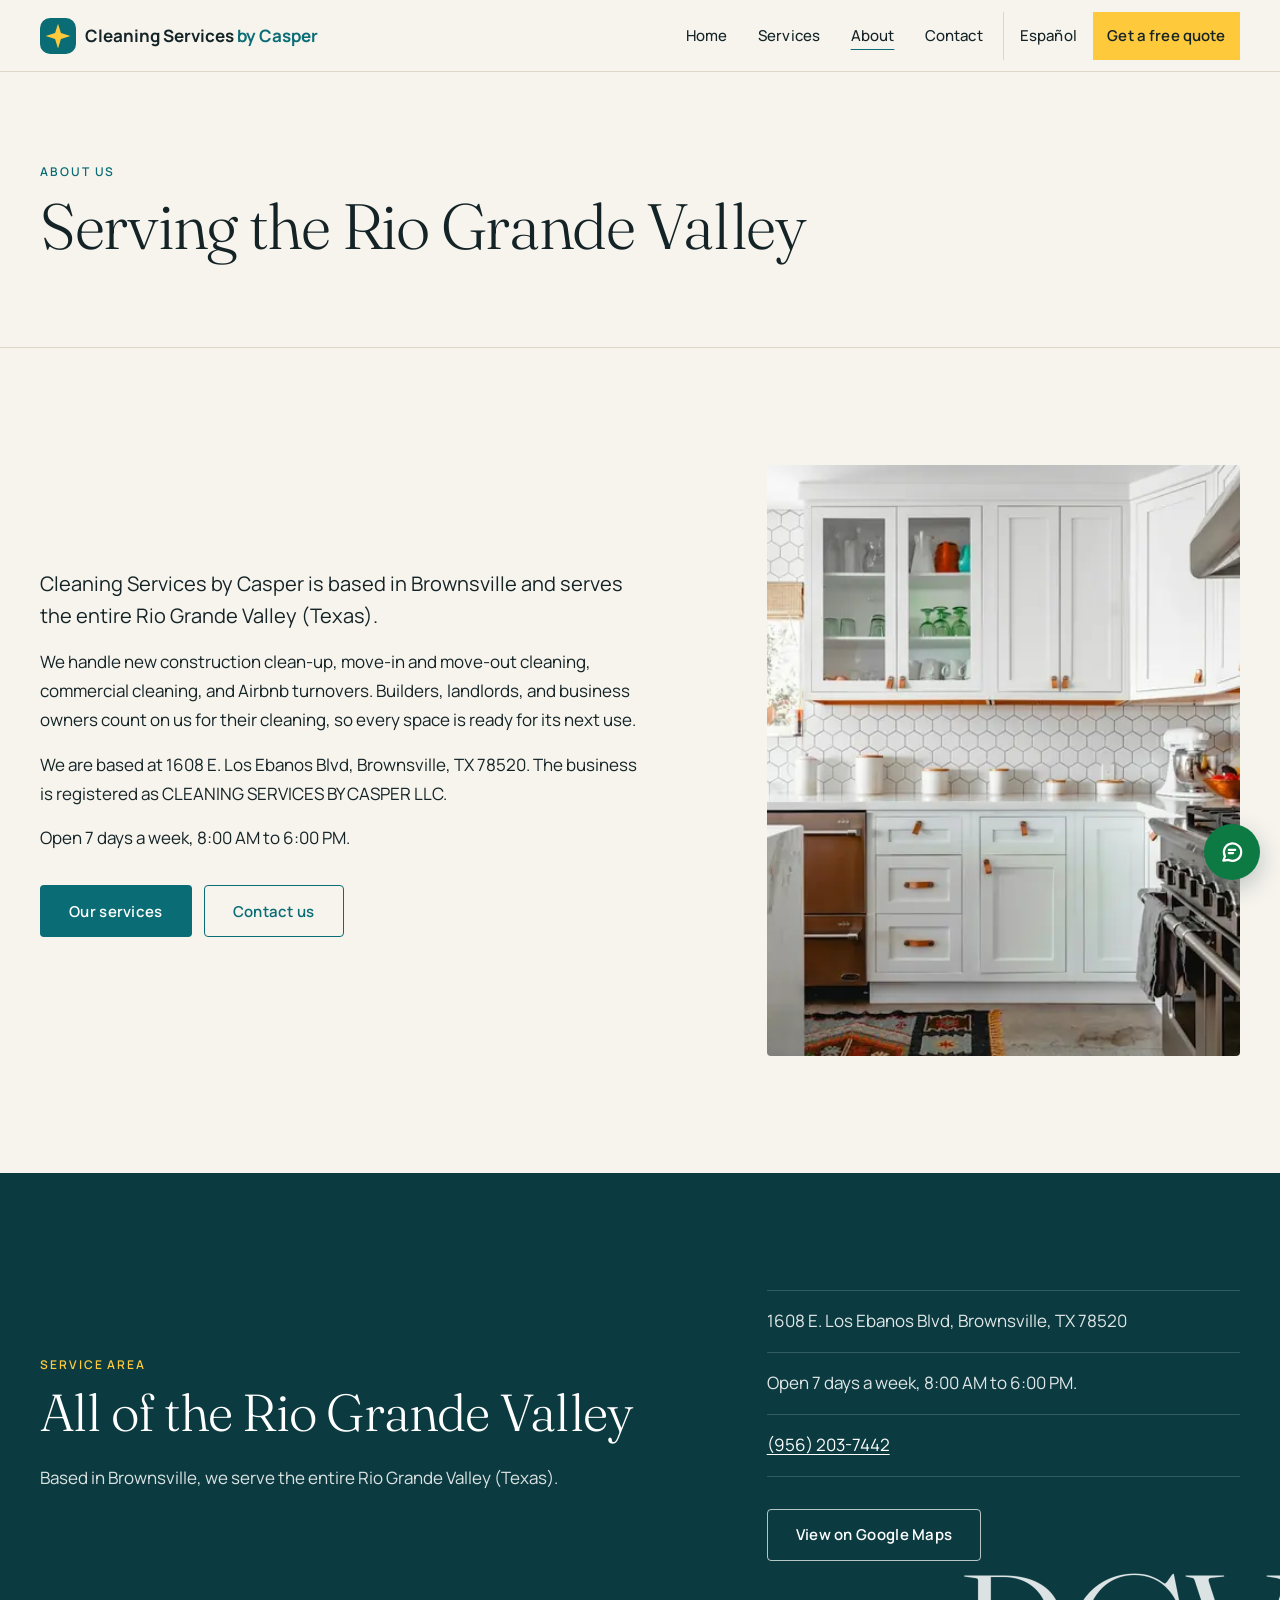
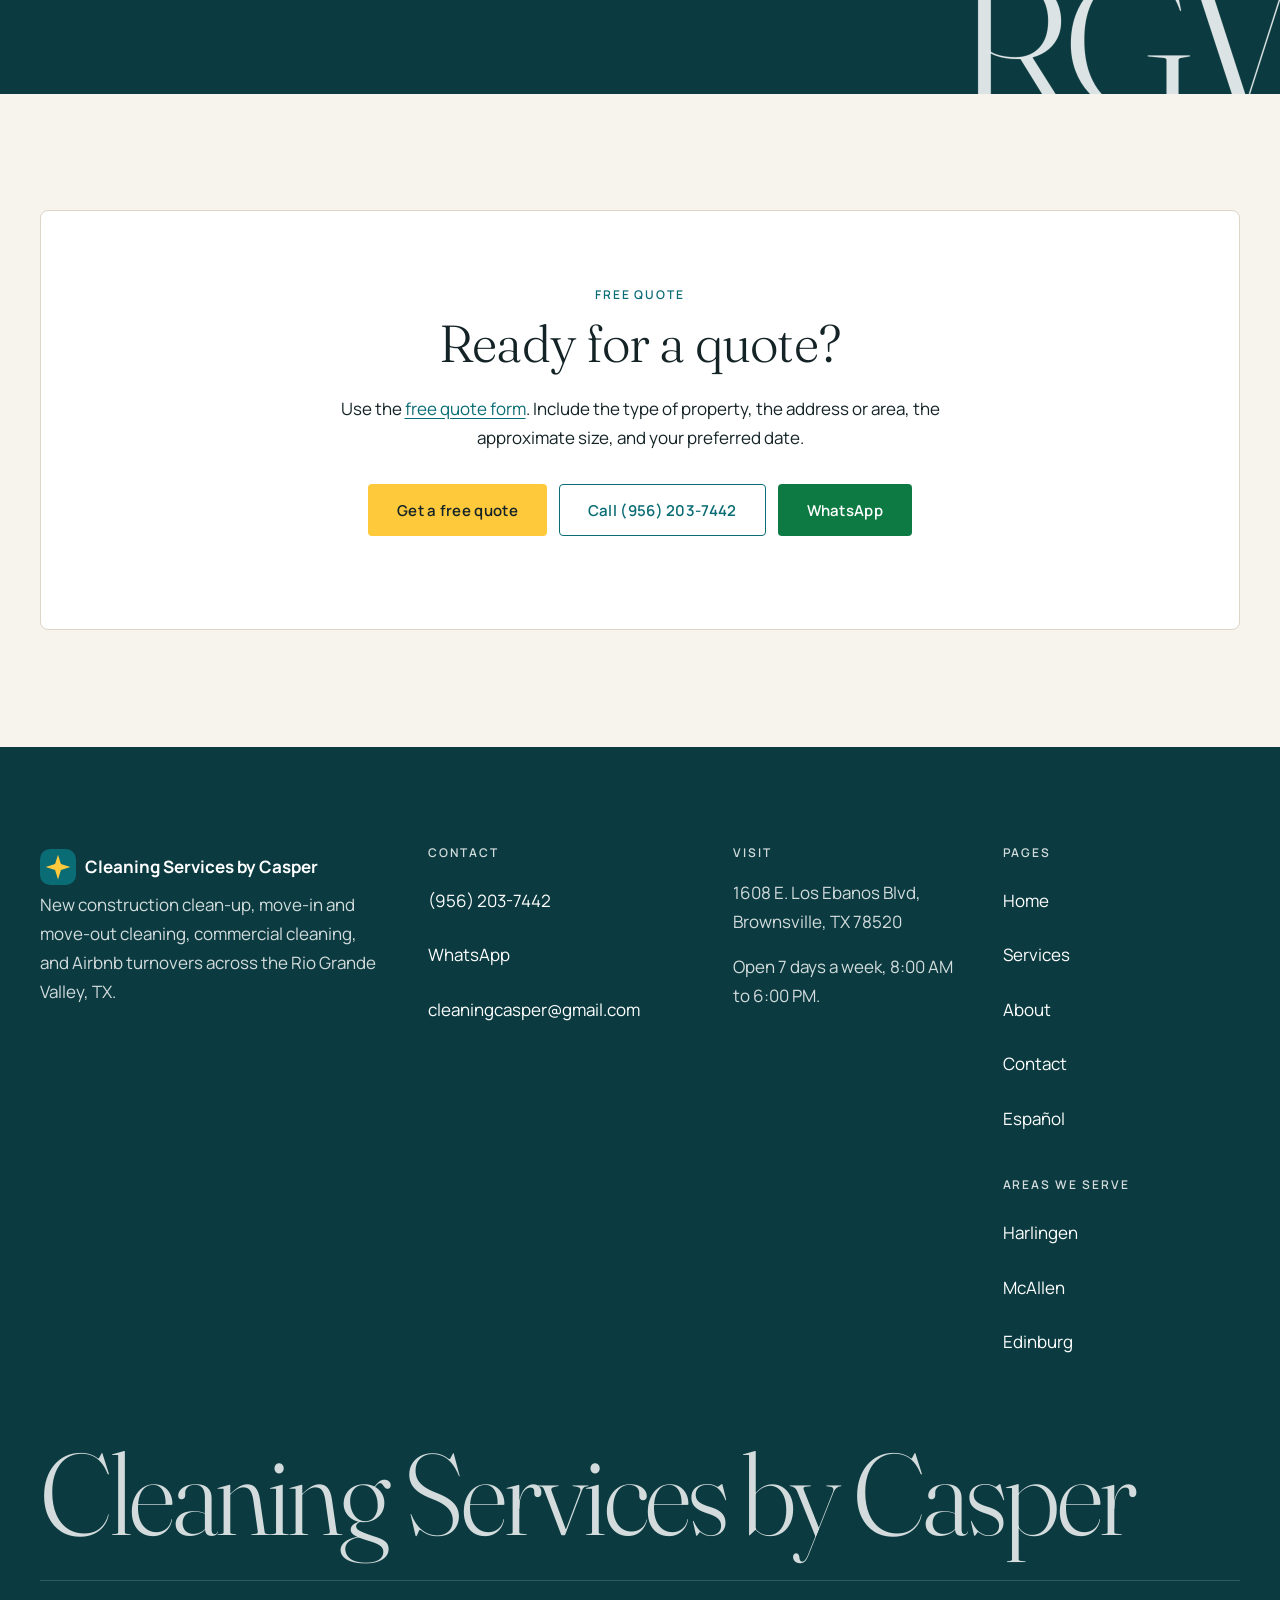
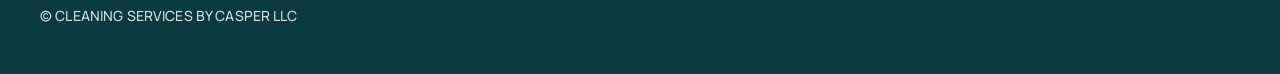
<file: about.html>
<!DOCTYPE html>
<html lang="en">
<head>
  <meta charset="utf-8">
  <meta name="viewport" content="width=device-width, initial-scale=1">
  <title>About Cleaning Services by Casper | Brownsville, TX</title>
  <meta name="description" content="Cleaning Services by Casper is based in Brownsville and serves the Rio Grande Valley with construction, move-in/move-out, commercial, and Airbnb cleaning.">
  <link rel="canonical" href="https://cleaningcasper.github.io/cleaning-casper-site/about.html">
  <link rel="alternate" hreflang="en" href="https://cleaningcasper.github.io/cleaning-casper-site/about.html">
  <link rel="alternate" hreflang="es" href="https://cleaningcasper.github.io/cleaning-casper-site/es/about.html">
  <link rel="alternate" hreflang="x-default" href="https://cleaningcasper.github.io/cleaning-casper-site/about.html">
  <meta property="og:title" content="About Cleaning Services by Casper | Brownsville, TX">
  <meta property="og:description" content="Cleaning Services by Casper is based in Brownsville and serves the Rio Grande Valley with construction, move-in/move-out, commercial, and Airbnb cleaning.">
  <meta property="og:url" content="https://cleaningcasper.github.io/cleaning-casper-site/about.html">
  <meta property="og:type" content="website">
  <meta property="og:locale" content="en_US">
  <meta property="og:locale:alternate" content="es_US">
  <meta property="og:image" content="https://cleaningcasper.github.io/cleaning-casper-site/images/hero.webp">
  <meta property="og:site_name" content="Cleaning Services by Casper">
  <meta name="twitter:card" content="summary_large_image">
  <meta name="twitter:title" content="About Cleaning Services by Casper | Brownsville, TX">
  <meta name="twitter:description" content="Cleaning Services by Casper is based in Brownsville and serves the Rio Grande Valley with construction, move-in/move-out, commercial, and Airbnb cleaning.">
  <meta name="twitter:image" content="https://cleaningcasper.github.io/cleaning-casper-site/images/hero.webp">
  <meta name="theme-color" content="#0B3B40">
  <link rel="icon" type="image/svg+xml" href="data:image/svg+xml,%3Csvg xmlns='http://www.w3.org/2000/svg' viewBox='0 0 32 32'%3E%3Crect width='32' height='32' rx='9' fill='%230a6c74'/%3E%3Cpath fill='%23ffc93c' d='M16 5l2.6 8.4L27 16l-8.4 2.6L16 27l-2.6-8.4L5 16l8.4-2.6z'/%3E%3C/svg%3E">
  <link rel="preconnect" href="https://fonts.googleapis.com">
  <link rel="preconnect" href="https://fonts.gstatic.com" crossorigin>
  <link rel="stylesheet" href="https://fonts.googleapis.com/css2?family=Fraunces:opsz,wght@9..144,300;9..144,400;9..144,500&family=Manrope:wght@400;500;600;700&display=swap">
  <link rel="stylesheet" href="styles.css">
  <script src="site.js" defer></script>
</head>
<body>
  <a class="skip-link" href="#main">Skip to content</a>
  <header class="site-header">
    <div class="container--wide header-inner">
      <a class="logo" href="index.html"><svg class="logo-mark" viewBox="0 0 32 32" width="36" height="36" aria-hidden="true" focusable="false"><rect width="32" height="32" rx="9" fill="#0a6c74"/><path fill="#ffc93c" d="M16 5l2.6 8.4L27 16l-8.4 2.6L16 27l-2.6-8.4L5 16l8.4-2.6z"/></svg><span>Cleaning Services <span class="logo-by">by Casper</span></span></a>
      <a class="header-lang" href="es/about.html" hreflang="es" lang="es">Español</a>
      <button class="nav-toggle" type="button" aria-expanded="false" aria-controls="site-nav"><span class="visually-hidden">Menu</span><span class="nav-toggle-bars" aria-hidden="true"></span></button>
      <nav class="site-nav" aria-label="Main">
        <ul class="nav-list" id="site-nav">
          <li><a href="index.html">Home</a></li>
          <li><a href="services.html">Services</a></li>
          <li><a href="about.html" aria-current="page">About</a></li>
          <li><a href="contact.html">Contact</a></li>
          <li class="nav-lang-item"><a class="nav-lang" href="es/about.html" hreflang="es" lang="es">Español</a></li>
          <li class="nav-cta-item"><a class="nav-cta" href="contact.html#quote">Get a free quote</a></li>
        </ul>
      </nav>
    </div>
  </header>
  <main id="main" tabindex="-1">
    <section class="page-intro">
      <div class="container">
        <p class="kicker">About us</p>
        <h1>Serving the Rio Grande Valley</h1>
      </div>
    </section>
    <section class="section">
      <div class="container about-grid">
        <div class="about-text">
          <p class="lead">Cleaning Services by Casper is based in Brownsville and serves the entire Rio Grande Valley (Texas).</p>
          <p>We handle new construction clean-up, move-in and move-out cleaning, commercial cleaning, and Airbnb turnovers. Builders, landlords, and business owners count on us for their cleaning, so every space is ready for its next use.</p>
          <p>We are based at 1608 E. Los Ebanos Blvd, Brownsville, TX 78520. The business is registered as CLEANING SERVICES BY CASPER LLC.</p>
          <p>Open 7 days a week, 8:00 AM to 6:00 PM.</p>
          <p class="actions"><a class="button" href="services.html">Our services</a> <a class="button button-outline" href="contact.html">Contact us</a></p>
        </div>
        <div class="about-media"><img src="images/about.webp" srcset="images/about-480.webp 480w, images/about.webp 800w" sizes="(min-width: 64rem) 34rem, 100vw" width="800" height="533" alt="Bright kitchen with white cabinets, tiled walls, and a marble counter" decoding="async"></div>
      </div>
    </section>
    <section class="area-band" aria-labelledby="area-heading">
      <p class="area-mark" aria-hidden="true">RGV</p>
      <div class="container area-grid">
        <div>
          <p class="eyebrow">Service area</p>
          <h2 id="area-heading">All of the Rio Grande Valley</h2>
          <p>Based in Brownsville, we serve the entire Rio Grande Valley (Texas).</p>
        </div>
        <address>
          <ul class="area-list">
            <li>1608 E. Los Ebanos Blvd, Brownsville, TX 78520</li>
            <li>Open 7 days a week, 8:00 AM to 6:00 PM.</li>
            <li><a href="tel:+19562037442">(956) 203-7442</a></li>
            <li><a class="button button-ghost" href="https://www.google.com/maps/search/?api=1&amp;query=1608+E.+Los+Ebanos+Blvd+Brownsville+TX+78520">View on Google Maps</a></li>
          </ul>
        </address>
      </div>
    </section>
    <section class="section cta-wrap" aria-labelledby="quote-heading">
      <div class="container">
        <div class="cta-band">
          <p class="eyebrow">Free quote</p>
          <h2 id="quote-heading">Ready for a quote?</h2>
          <p>Use the <a href="contact.html#quote">free quote form</a>. Include the type of property, the address or area, the approximate size, and your preferred date.</p>
          <p class="actions">
            <a class="button button-sun" href="contact.html#quote">Get a free quote</a>
            <a class="button button-outline" href="tel:+19562037442">Call (956) 203-7442</a>
            <a class="button button-wa" href="https://wa.me/19562037442?text=Hi%2C%20I%27d%20like%20a%20cleaning%20quote.">WhatsApp</a>
          </p>
        </div>
      </div>
    </section>
  </main>
  <footer class="site-footer">
    <div class="container">
      <div class="footer-grid">
        <div>
          <a class="logo" href="index.html"><svg class="logo-mark" viewBox="0 0 32 32" width="36" height="36" aria-hidden="true" focusable="false"><rect width="32" height="32" rx="9" fill="#0a6c74"/><path fill="#ffc93c" d="M16 5l2.6 8.4L27 16l-8.4 2.6L16 27l-2.6-8.4L5 16l8.4-2.6z"/></svg><span>Cleaning Services <span class="logo-by">by Casper</span></span></a>
          <p>New construction clean-up, move-in and move-out cleaning, commercial cleaning, and Airbnb turnovers across the Rio Grande Valley, TX.</p>
        </div>
        <div>
          <p class="footer-title">Contact</p>
          <ul>
            <li><a href="tel:+19562037442">(956) 203-7442</a></li>
            <li><a href="https://wa.me/19562037442?text=Hi%2C%20I%27d%20like%20a%20cleaning%20quote.">WhatsApp</a></li>
            <li><a href="mailto:cleaningcasper@gmail.com">cleaningcasper@gmail.com</a></li>
          </ul>
        </div>
        <div>
          <p class="footer-title">Visit</p>
          <address>
            <p>1608 E. Los Ebanos Blvd, Brownsville, TX 78520</p>
            <p>Open 7 days a week, 8:00 AM to 6:00 PM.</p>
          </address>
        </div>
        <div>
          <p class="footer-title">Pages</p>
          <ul>
            <li><a href="index.html">Home</a></li>
            <li><a href="services.html">Services</a></li>
            <li><a href="about.html">About</a></li>
            <li><a href="contact.html">Contact</a></li>
            <li><a href="es/about.html" hreflang="es" lang="es">Español</a></li>
          </ul>
        </div>
        <div>
          <p class="footer-title">Areas we serve</p>
          <ul>
            <li><a href="harlingen.html">Harlingen</a></li>
            <li><a href="mcallen.html">McAllen</a></li>
            <li><a href="edinburg.html">Edinburg</a></li>
          </ul>
        </div>
      </div>
      <p class="footer-wordmark" aria-hidden="true">Cleaning Services by Casper</p>
      <p class="legal">&copy; CLEANING SERVICES BY CASPER LLC</p>
    </div>
  </footer>
  <nav class="action-bar" aria-label="Quick contact">
    <a href="tel:+19562037442"><svg viewBox="0 0 24 24" width="18" height="18" fill="none" stroke="currentColor" stroke-width="2" stroke-linecap="round" stroke-linejoin="round" aria-hidden="true" focusable="false"><path d="M22 16.9v3a2 2 0 0 1-2.2 2 19.8 19.8 0 0 1-8.6-3.1 19.5 19.5 0 0 1-6-6 19.8 19.8 0 0 1-3.1-8.7A2 2 0 0 1 4 2h3a2 2 0 0 1 2 1.7c.1.9.3 1.8.6 2.6a2 2 0 0 1-.5 2.1L8 9.9a16 16 0 0 0 6 6l1.5-1.1a2 2 0 0 1 2.1-.5c.8.3 1.7.5 2.6.6a2 2 0 0 1 1.8 2z"/></svg>Call</a>
    <a href="https://wa.me/19562037442?text=Hi%2C%20I%27d%20like%20a%20cleaning%20quote."><svg viewBox="0 0 24 24" width="18" height="18" fill="none" stroke="currentColor" stroke-width="2" stroke-linecap="round" stroke-linejoin="round" aria-hidden="true" focusable="false"><path d="M4 20l1.5-4A8 8 0 1 1 9 19.3z"/><path d="M9 10h6M9 13h4"/></svg>WhatsApp</a>
    <a class="action-bar-cta" href="contact.html#quote">Get a free quote</a>
  </nav>
  <a class="wa-float" href="https://wa.me/19562037442?text=Hi%2C%20I%27d%20like%20a%20cleaning%20quote." aria-label="Chat with us on WhatsApp"><svg viewBox="0 0 24 24" width="26" height="26" fill="none" stroke="currentColor" stroke-width="2" stroke-linecap="round" stroke-linejoin="round" aria-hidden="true" focusable="false"><path d="M4 20l1.5-4A8 8 0 1 1 9 19.3z"/><path d="M9 10h6M9 13h4"/></svg></a>
</body>
</html>
</file>
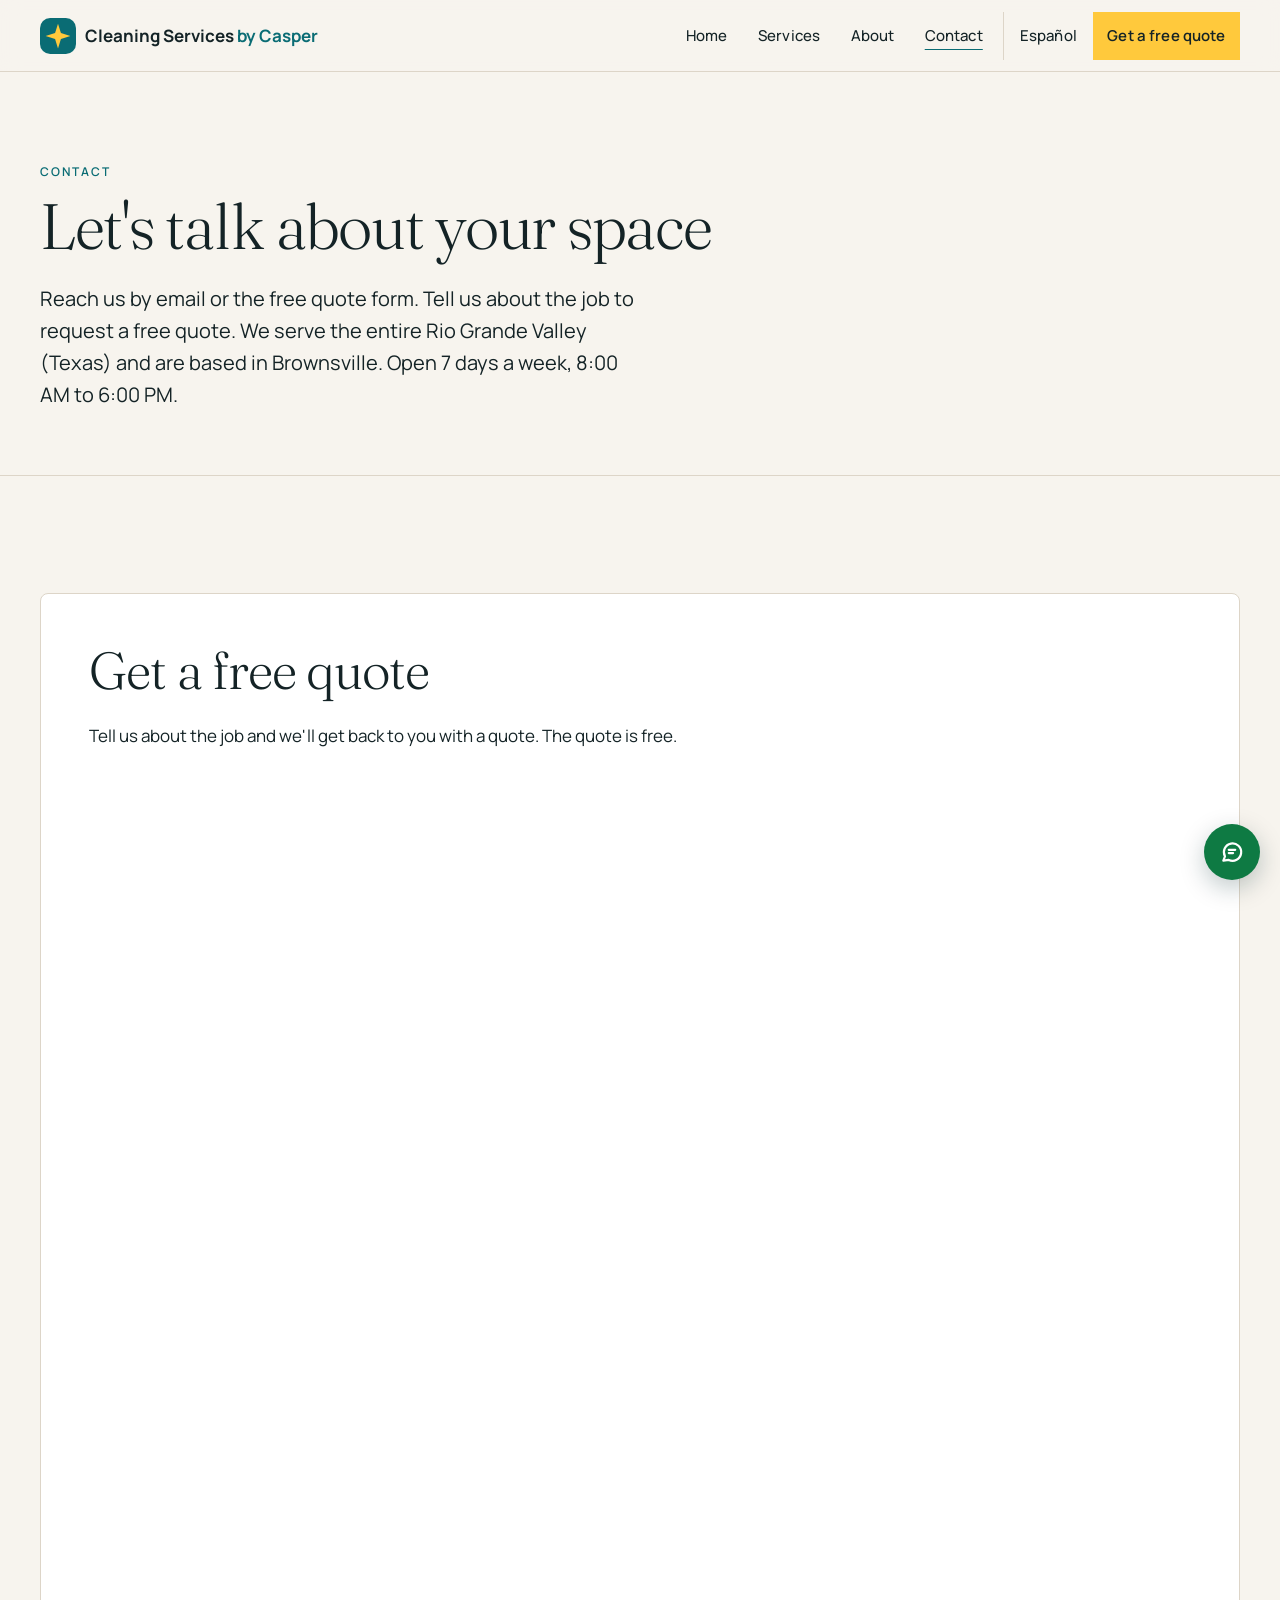
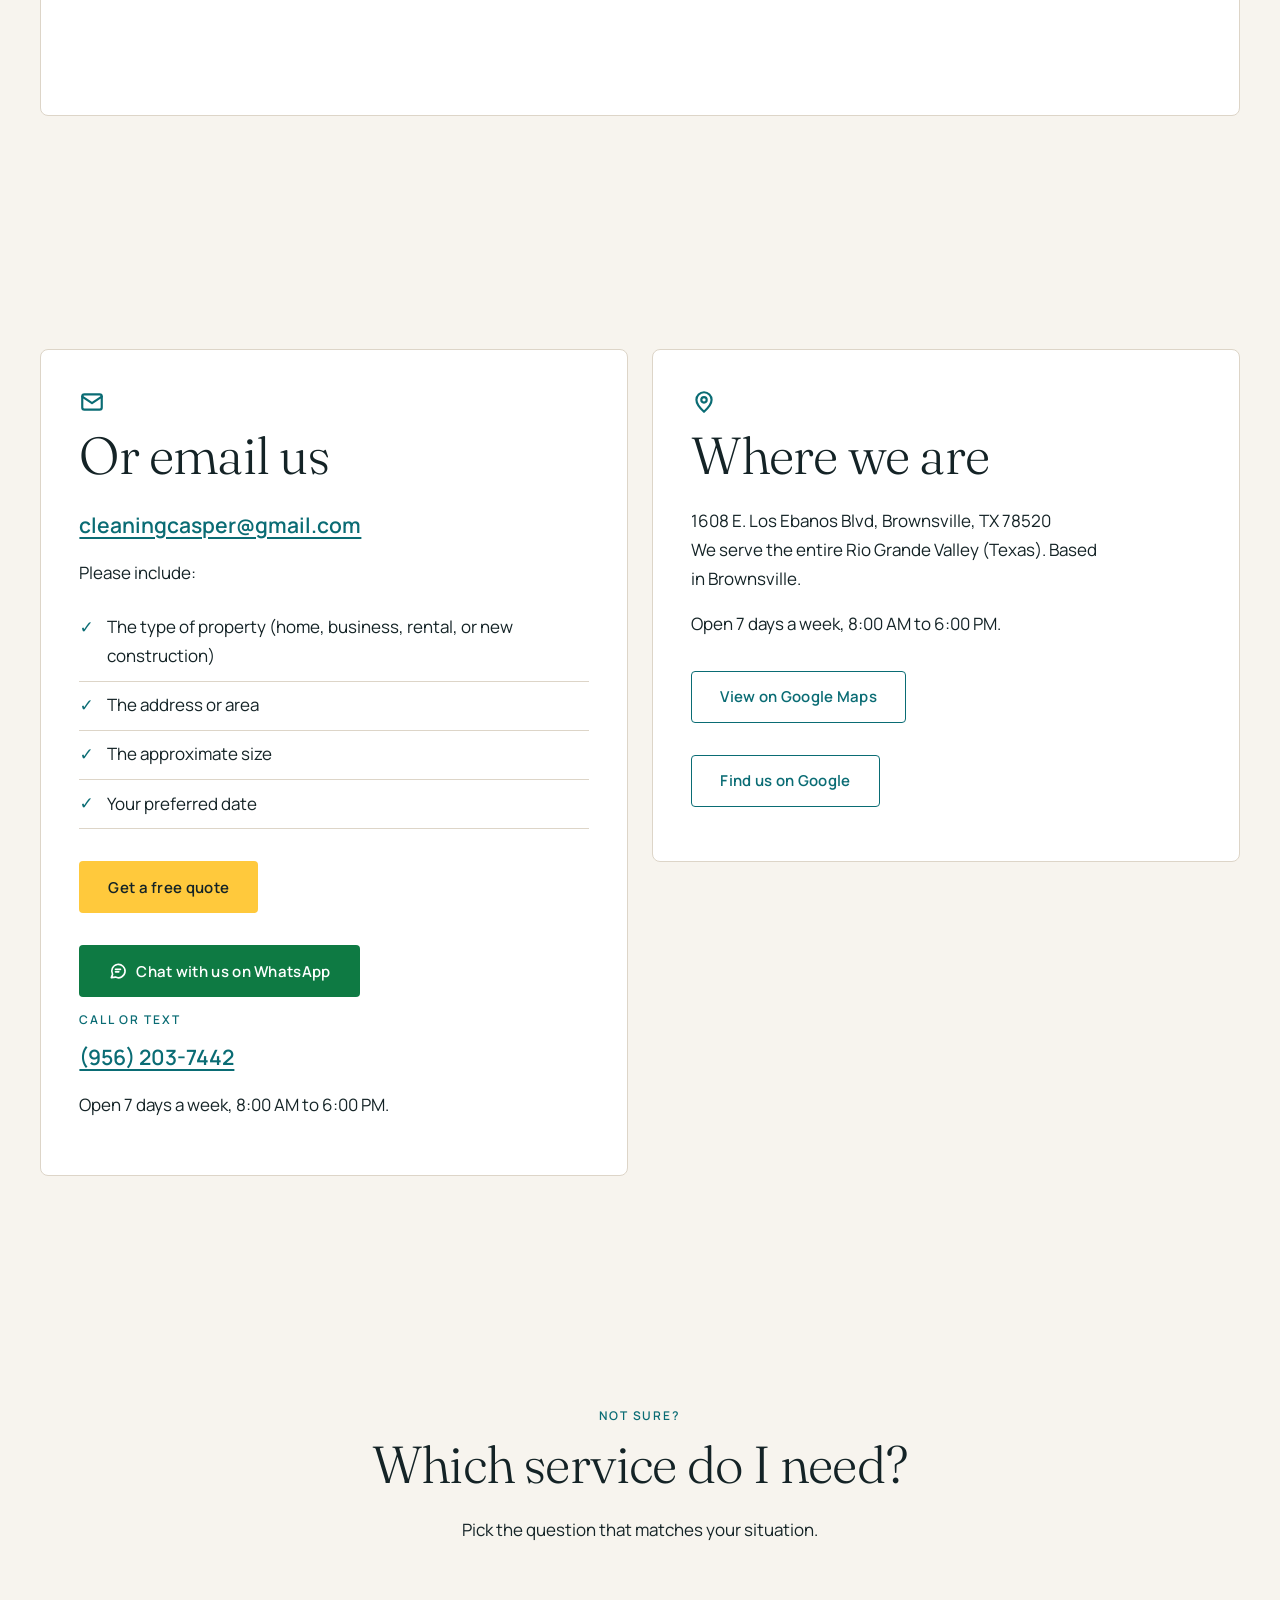
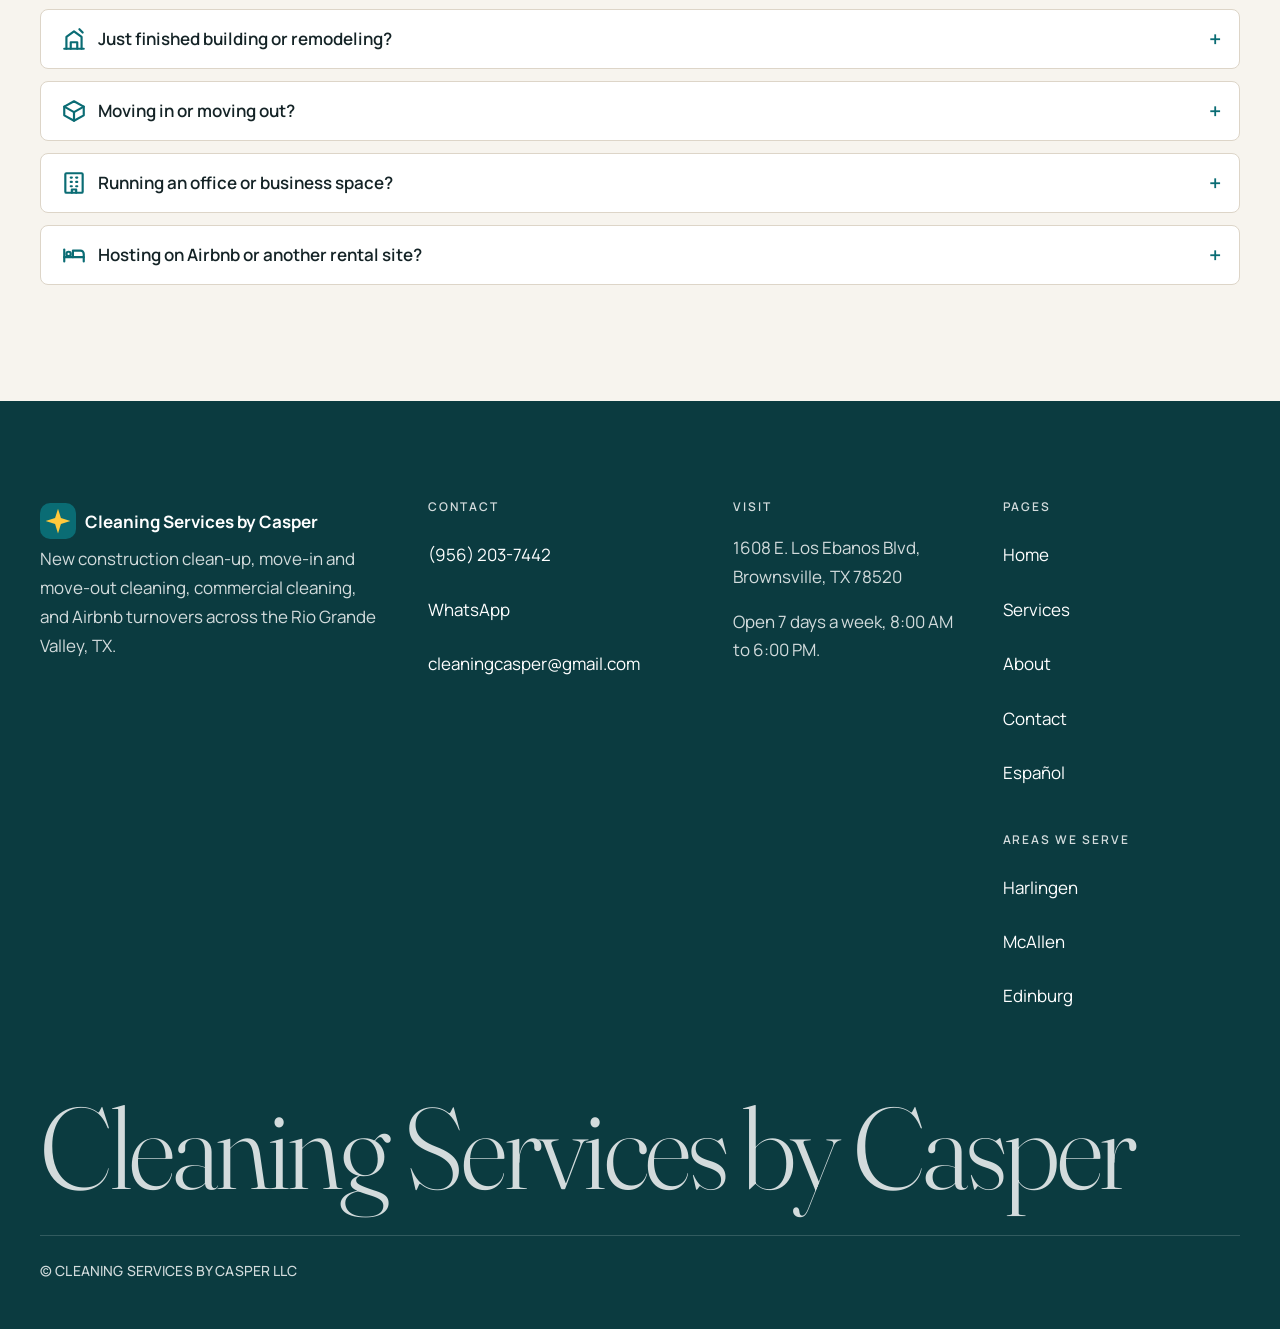
<file: contact.html>
<!DOCTYPE html>
<html lang="en">
<head>
  <meta charset="utf-8">
  <meta name="viewport" content="width=device-width, initial-scale=1">
  <title>Contact Cleaning Services by Casper | Brownsville, TX</title>
  <meta name="description" content="Contact Cleaning Services by Casper in Brownsville for a quote. We serve the Rio Grande Valley daily, 8:00 AM to 6:00 PM. Email cleaningcasper@gmail.com.">
  <link rel="canonical" href="https://cleaningcasper.github.io/cleaning-casper-site/contact.html">
  <link rel="alternate" hreflang="en" href="https://cleaningcasper.github.io/cleaning-casper-site/contact.html">
  <link rel="alternate" hreflang="es" href="https://cleaningcasper.github.io/cleaning-casper-site/es/contact.html">
  <link rel="alternate" hreflang="x-default" href="https://cleaningcasper.github.io/cleaning-casper-site/contact.html">
  <meta property="og:title" content="Contact Cleaning Services by Casper | Brownsville, TX">
  <meta property="og:description" content="Contact Cleaning Services by Casper in Brownsville for a quote. We serve the Rio Grande Valley daily, 8:00 AM to 6:00 PM. Email cleaningcasper@gmail.com.">
  <meta property="og:url" content="https://cleaningcasper.github.io/cleaning-casper-site/contact.html">
  <meta property="og:type" content="website">
  <meta property="og:locale" content="en_US">
  <meta property="og:locale:alternate" content="es_US">
  <meta property="og:image" content="https://cleaningcasper.github.io/cleaning-casper-site/images/hero.webp">
  <meta property="og:site_name" content="Cleaning Services by Casper">
  <meta name="twitter:card" content="summary_large_image">
  <meta name="twitter:title" content="Contact Cleaning Services by Casper | Brownsville, TX">
  <meta name="twitter:description" content="Contact Cleaning Services by Casper in Brownsville for a quote. We serve the Rio Grande Valley daily, 8:00 AM to 6:00 PM. Email cleaningcasper@gmail.com.">
  <meta name="twitter:image" content="https://cleaningcasper.github.io/cleaning-casper-site/images/hero.webp">
  <meta name="theme-color" content="#0B3B40">
  <link rel="icon" type="image/svg+xml" href="data:image/svg+xml,%3Csvg xmlns='http://www.w3.org/2000/svg' viewBox='0 0 32 32'%3E%3Crect width='32' height='32' rx='9' fill='%230a6c74'/%3E%3Cpath fill='%23ffc93c' d='M16 5l2.6 8.4L27 16l-8.4 2.6L16 27l-2.6-8.4L5 16l8.4-2.6z'/%3E%3C/svg%3E">
  <link rel="preconnect" href="https://fonts.googleapis.com">
  <link rel="preconnect" href="https://fonts.gstatic.com" crossorigin>
  <link rel="stylesheet" href="https://fonts.googleapis.com/css2?family=Fraunces:opsz,wght@9..144,300;9..144,400;9..144,500&family=Manrope:wght@400;500;600;700&display=swap">
  <link rel="stylesheet" href="styles.css">
  <script src="site.js" defer></script>
</head>
<body>
  <a class="skip-link" href="#main">Skip to content</a>
  <header class="site-header">
    <div class="container--wide header-inner">
      <a class="logo" href="index.html"><svg class="logo-mark" viewBox="0 0 32 32" width="36" height="36" aria-hidden="true" focusable="false"><rect width="32" height="32" rx="9" fill="#0a6c74"/><path fill="#ffc93c" d="M16 5l2.6 8.4L27 16l-8.4 2.6L16 27l-2.6-8.4L5 16l8.4-2.6z"/></svg><span>Cleaning Services <span class="logo-by">by Casper</span></span></a>
      <a class="header-lang" href="es/contact.html" hreflang="es" lang="es">Español</a>
      <button class="nav-toggle" type="button" aria-expanded="false" aria-controls="site-nav"><span class="visually-hidden">Menu</span><span class="nav-toggle-bars" aria-hidden="true"></span></button>
      <nav class="site-nav" aria-label="Main">
        <ul class="nav-list" id="site-nav">
          <li><a href="index.html">Home</a></li>
          <li><a href="services.html">Services</a></li>
          <li><a href="about.html">About</a></li>
          <li><a href="contact.html" aria-current="page">Contact</a></li>
          <li class="nav-lang-item"><a class="nav-lang" href="es/contact.html" hreflang="es" lang="es">Español</a></li>
          <li class="nav-cta-item"><a class="nav-cta" href="#quote">Get a free quote</a></li>
        </ul>
      </nav>
    </div>
  </header>
  <main id="main" tabindex="-1">
    <section class="page-intro">
      <div class="container">
        <p class="kicker">Contact</p>
        <h1>Let's talk about your space</h1>
        <p class="lead">Reach us by email or the free quote form. Tell us about the job to request a free quote. We serve the entire Rio Grande Valley (Texas) and are based in Brownsville. Open 7 days a week, 8:00 AM to 6:00 PM.</p>
      </div>
    </section>
    <section class="section" id="quote">
      <div class="container">
        <div class="quote-card">
          <h2>Get a free quote</h2>
          <p>Tell us about the job and we'll get back to you with a quote. The quote is free.</p>
          <div class="quote-embed">
<iframe id="JotFormIFrame-262676151833057" title="Request a Quote - Cleaning Services by Casper" src="https://form.jotform.com/262676151833057" allow="geolocation; microphone; camera; fullscreen" style="min-width:100%;max-width:100%;height:900px;border:none;" scrolling="no"></iframe>
<script src="https://cdn.jotfor.ms/s/umd/latest/for-form-embed-handler.js"></script>
<script>window.jotformEmbedHandler("iframe[id='JotFormIFrame-262676151833057']", "https://form.jotform.com/")</script>
          </div>
        </div>
      </div>
    </section>
    <section class="section">
      <div class="container contact-grid">
        <div class="contact-card">
          <span class="card-icon"><svg viewBox="0 0 24 24" width="26" height="26" fill="none" stroke="currentColor" stroke-width="2" stroke-linecap="round" stroke-linejoin="round" aria-hidden="true" focusable="false"><rect x="3" y="5" width="18" height="14" rx="2"/><path d="M3 7l9 6 9-6"/></svg></span>
          <h2>Or email us</h2>
          <p class="contact-email"><a href="mailto:cleaningcasper@gmail.com">cleaningcasper@gmail.com</a></p>
          <p>Please include:</p>
          <ul class="checklist">
            <li>The type of property (home, business, rental, or new construction)</li>
            <li>The address or area</li>
            <li>The approximate size</li>
            <li>Your preferred date</li>
          </ul>
          <p class="actions"><a class="button button-sun" href="#quote">Get a free quote</a></p>
          <p class="actions"><a class="button button-wa" href="https://wa.me/19562037442?text=Hi%2C%20I%27d%20like%20a%20cleaning%20quote."><svg viewBox="0 0 24 24" width="26" height="26" fill="none" stroke="currentColor" stroke-width="2" stroke-linecap="round" stroke-linejoin="round" aria-hidden="true" focusable="false"><path d="M4 20l1.5-4A8 8 0 1 1 9 19.3z"/><path d="M9 10h6M9 13h4"/></svg>Chat with us on WhatsApp</a></p>
          <p class="kicker">Call or text</p>
          <p class="contact-email"><a href="tel:+19562037442">(956) 203-7442</a></p>
          <p>Open 7 days a week, 8:00 AM to 6:00 PM.</p>
        </div>
        <div class="contact-card">
          <span class="card-icon"><svg viewBox="0 0 24 24" width="26" height="26" fill="none" stroke="currentColor" stroke-width="2" stroke-linecap="round" stroke-linejoin="round" aria-hidden="true" focusable="false"><path d="M12 21s-7-6.2-7-11a7 7 0 0 1 14 0c0 4.8-7 11-7 11z"/><circle cx="12" cy="10" r="2.5"/></svg></span>
          <h2>Where we are</h2>
          <address>1608 E. Los Ebanos Blvd, Brownsville, TX 78520</address>
          <p>We serve the entire Rio Grande Valley (Texas). Based in Brownsville.</p>
          <p>Open 7 days a week, 8:00 AM to 6:00 PM.</p>
          <p class="actions"><a class="button button-outline" href="https://www.google.com/maps/search/?api=1&amp;query=1608+E.+Los+Ebanos+Blvd+Brownsville+TX+78520">View on Google Maps</a></p>
          <p class="actions"><a class="button button-outline" href="https://g.page/r/CTaMbQCReG5SEAI" target="_blank" rel="noopener">Find us on Google</a></p>
        </div>
      </div>
    </section>
    <section class="section" aria-labelledby="guide-heading">
      <div class="container narrow">
        <div class="section-head">
          <p class="kicker">Not sure?</p>
          <h2 id="guide-heading">Which service do I need?</h2>
          <p>Pick the question that matches your situation.</p>
        </div>
        <div class="guide">
          <details class="guide-item">
            <summary><span class="card-icon"><svg viewBox="0 0 24 24" width="26" height="26" fill="none" stroke="currentColor" stroke-width="2" stroke-linecap="round" stroke-linejoin="round" aria-hidden="true" focusable="false"><path d="M3 21h18"/><path d="M5 21V10l7-5 7 5v11"/><path d="M9 21v-6h6v6"/><path d="M17 3l3 3"/></svg></span>Just finished building or remodeling?</summary>
            <div class="guide-body">
              <p>New construction clean-up fits after building or remodeling work. It generally covers construction dust, debris, and cleaning surfaces.</p>
              <p class="guide-links"><a class="button button-outline" href="services.html#construction">See what it covers<span class="visually-hidden">: New construction clean-up</span></a> <a class="button button-sun" href="#quote">Get a free quote<span class="visually-hidden">: New construction clean-up</span></a></p>
            </div>
          </details>
          <details class="guide-item">
            <summary><span class="card-icon"><svg viewBox="0 0 24 24" width="26" height="26" fill="none" stroke="currentColor" stroke-width="2" stroke-linecap="round" stroke-linejoin="round" aria-hidden="true" focusable="false"><path d="M3 8l9-5 9 5v8l-9 5-9-5z"/><path d="M3 8l9 5 9-5"/><path d="M12 13v8"/></svg></span>Moving in or moving out?</summary>
            <div class="guide-body">
              <p>Move-in / move-out cleaning fits when a home or unit is changing occupants. It is usually done when the rooms are empty or nearly empty.</p>
              <p class="guide-links"><a class="button button-outline" href="services.html#move">See what it covers<span class="visually-hidden">: Move-in / move-out cleaning</span></a> <a class="button button-sun" href="#quote">Get a free quote<span class="visually-hidden">: Move-in / move-out cleaning</span></a></p>
            </div>
          </details>
          <details class="guide-item">
            <summary><span class="card-icon"><svg viewBox="0 0 24 24" width="26" height="26" fill="none" stroke="currentColor" stroke-width="2" stroke-linecap="round" stroke-linejoin="round" aria-hidden="true" focusable="false"><rect x="4" y="3" width="16" height="18" rx="1"/><path d="M9 7h1M14 7h1M9 11h1M14 11h1M9 15h1M14 15h1"/><path d="M10 21v-3h4v3"/></svg></span>Running an office or business space?</summary>
            <div class="guide-body">
              <p>Commercial cleaning fits offices and other work spaces. It generally covers floors, surfaces, restrooms, and shared areas you ask us to handle.</p>
              <p class="guide-links"><a class="button button-outline" href="services.html#commercial">See what it covers<span class="visually-hidden">: Commercial cleaning</span></a> <a class="button button-sun" href="#quote">Get a free quote<span class="visually-hidden">: Commercial cleaning</span></a></p>
            </div>
          </details>
          <details class="guide-item">
            <summary><span class="card-icon"><svg viewBox="0 0 24 24" width="26" height="26" fill="none" stroke="currentColor" stroke-width="2" stroke-linecap="round" stroke-linejoin="round" aria-hidden="true" focusable="false"><path d="M3 18V7"/><path d="M3 14h18v4"/><path d="M21 14v-3a3 3 0 0 0-3-3h-7v6"/><circle cx="7" cy="11" r="2"/></svg></span>Hosting on Airbnb or another rental site?</summary>
            <div class="guide-body">
              <p>Short-term rental cleaning covers turnovers: cleaning the rental between one guest stay and the next.</p>
              <p class="guide-links"><a class="button button-outline" href="services.html#airbnb">See what it covers<span class="visually-hidden">: Airbnb / short-term rental cleaning</span></a> <a class="button button-sun" href="#quote">Get a free quote<span class="visually-hidden">: Airbnb / short-term rental cleaning</span></a></p>
            </div>
          </details>
        </div>
      </div>
    </section>
  </main>
  <footer class="site-footer">
    <div class="container">
      <div class="footer-grid">
        <div>
          <a class="logo" href="index.html"><svg class="logo-mark" viewBox="0 0 32 32" width="36" height="36" aria-hidden="true" focusable="false"><rect width="32" height="32" rx="9" fill="#0a6c74"/><path fill="#ffc93c" d="M16 5l2.6 8.4L27 16l-8.4 2.6L16 27l-2.6-8.4L5 16l8.4-2.6z"/></svg><span>Cleaning Services <span class="logo-by">by Casper</span></span></a>
          <p>New construction clean-up, move-in and move-out cleaning, commercial cleaning, and Airbnb turnovers across the Rio Grande Valley, TX.</p>
        </div>
        <div>
          <p class="footer-title">Contact</p>
          <ul>
            <li><a href="tel:+19562037442">(956) 203-7442</a></li>
            <li><a href="https://wa.me/19562037442?text=Hi%2C%20I%27d%20like%20a%20cleaning%20quote.">WhatsApp</a></li>
            <li><a href="mailto:cleaningcasper@gmail.com">cleaningcasper@gmail.com</a></li>
          </ul>
        </div>
        <div>
          <p class="footer-title">Visit</p>
          <address>
            <p>1608 E. Los Ebanos Blvd, Brownsville, TX 78520</p>
            <p>Open 7 days a week, 8:00 AM to 6:00 PM.</p>
          </address>
        </div>
        <div>
          <p class="footer-title">Pages</p>
          <ul>
            <li><a href="index.html">Home</a></li>
            <li><a href="services.html">Services</a></li>
            <li><a href="about.html">About</a></li>
            <li><a href="contact.html">Contact</a></li>
            <li><a href="es/contact.html" hreflang="es" lang="es">Español</a></li>
          </ul>
        </div>
        <div>
          <p class="footer-title">Areas we serve</p>
          <ul>
            <li><a href="harlingen.html">Harlingen</a></li>
            <li><a href="mcallen.html">McAllen</a></li>
            <li><a href="edinburg.html">Edinburg</a></li>
          </ul>
        </div>
      </div>
      <p class="footer-wordmark" aria-hidden="true">Cleaning Services by Casper</p>
      <p class="legal">&copy; CLEANING SERVICES BY CASPER LLC</p>
    </div>
  </footer>
  <nav class="action-bar" aria-label="Quick contact">
    <a href="tel:+19562037442"><svg viewBox="0 0 24 24" width="18" height="18" fill="none" stroke="currentColor" stroke-width="2" stroke-linecap="round" stroke-linejoin="round" aria-hidden="true" focusable="false"><path d="M22 16.9v3a2 2 0 0 1-2.2 2 19.8 19.8 0 0 1-8.6-3.1 19.5 19.5 0 0 1-6-6 19.8 19.8 0 0 1-3.1-8.7A2 2 0 0 1 4 2h3a2 2 0 0 1 2 1.7c.1.9.3 1.8.6 2.6a2 2 0 0 1-.5 2.1L8 9.9a16 16 0 0 0 6 6l1.5-1.1a2 2 0 0 1 2.1-.5c.8.3 1.7.5 2.6.6a2 2 0 0 1 1.8 2z"/></svg>Call</a>
    <a href="https://wa.me/19562037442?text=Hi%2C%20I%27d%20like%20a%20cleaning%20quote."><svg viewBox="0 0 24 24" width="18" height="18" fill="none" stroke="currentColor" stroke-width="2" stroke-linecap="round" stroke-linejoin="round" aria-hidden="true" focusable="false"><path d="M4 20l1.5-4A8 8 0 1 1 9 19.3z"/><path d="M9 10h6M9 13h4"/></svg>WhatsApp</a>
    <a class="action-bar-cta" href="#quote">Get a free quote</a>
  </nav>
  <a class="wa-float" href="https://wa.me/19562037442?text=Hi%2C%20I%27d%20like%20a%20cleaning%20quote." aria-label="Chat with us on WhatsApp"><svg viewBox="0 0 24 24" width="26" height="26" fill="none" stroke="currentColor" stroke-width="2" stroke-linecap="round" stroke-linejoin="round" aria-hidden="true" focusable="false"><path d="M4 20l1.5-4A8 8 0 1 1 9 19.3z"/><path d="M9 10h6M9 13h4"/></svg></a>
</body>
</html>
</file>
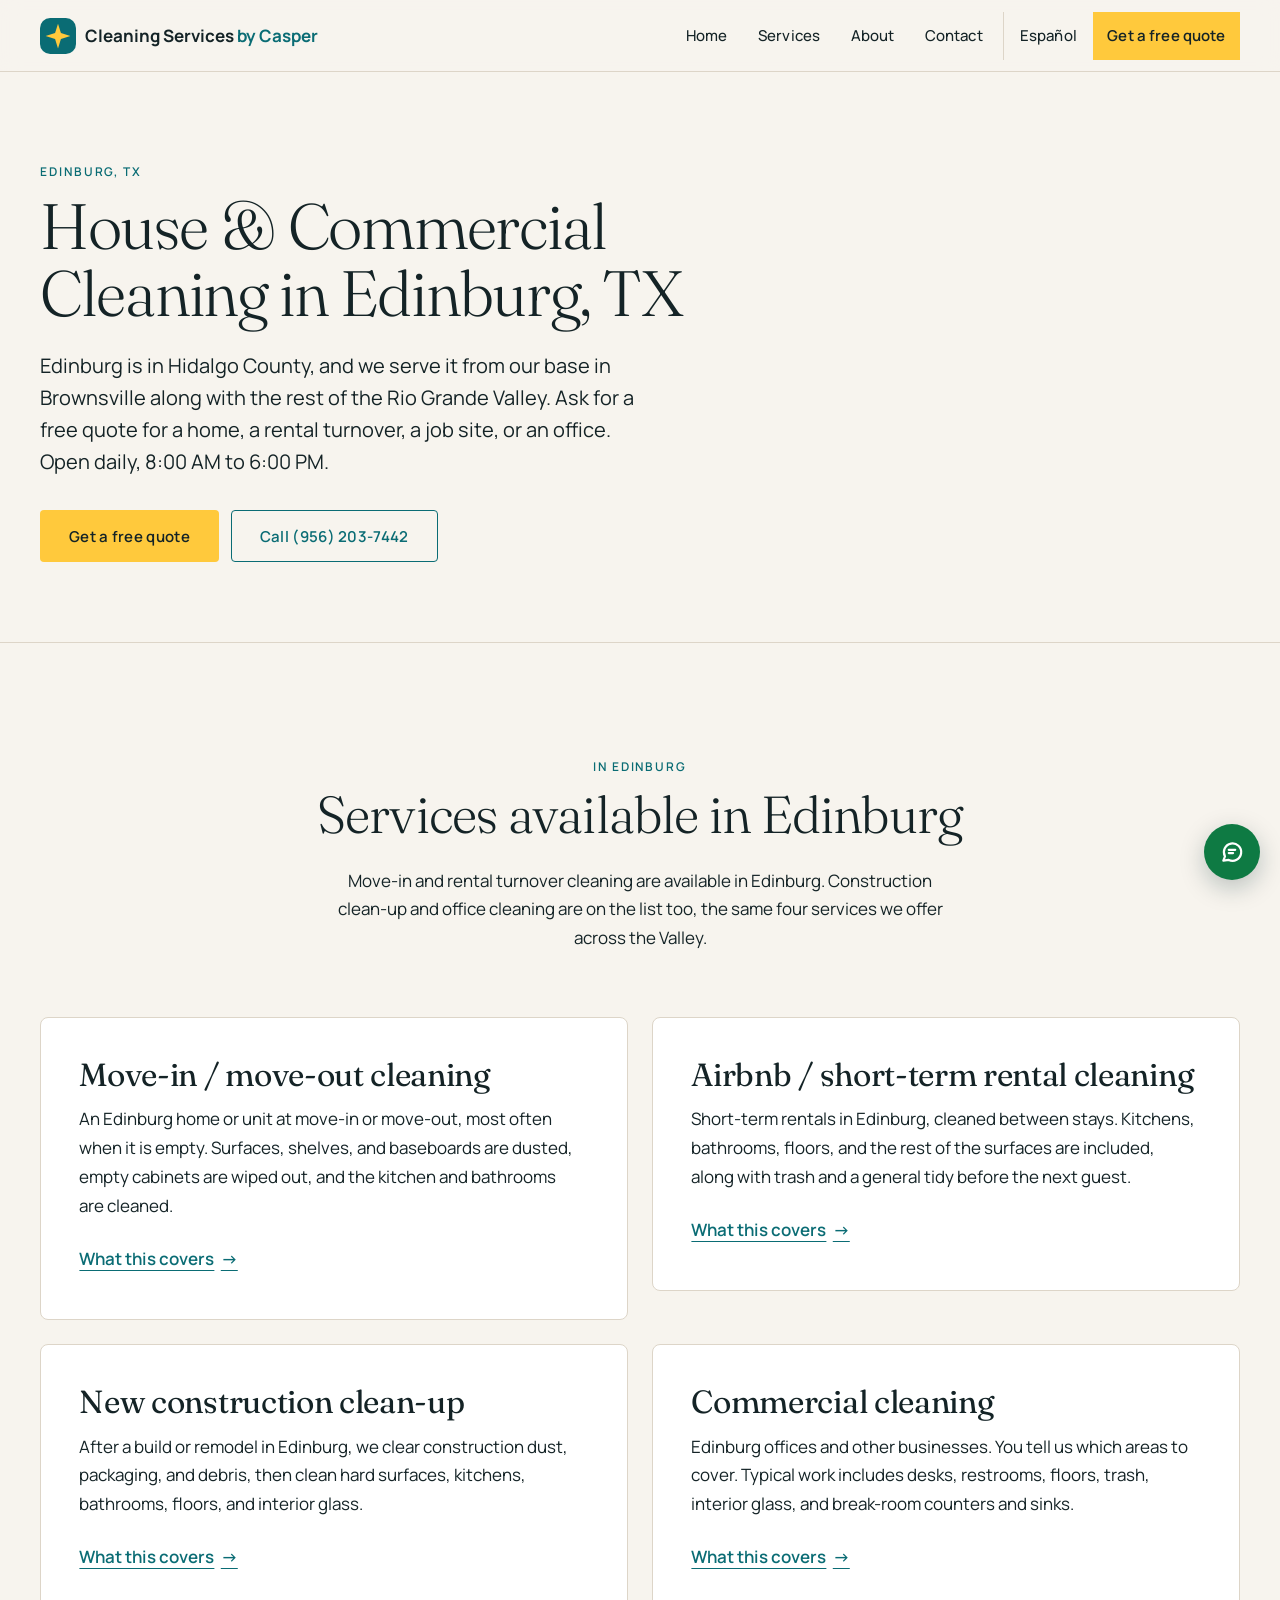
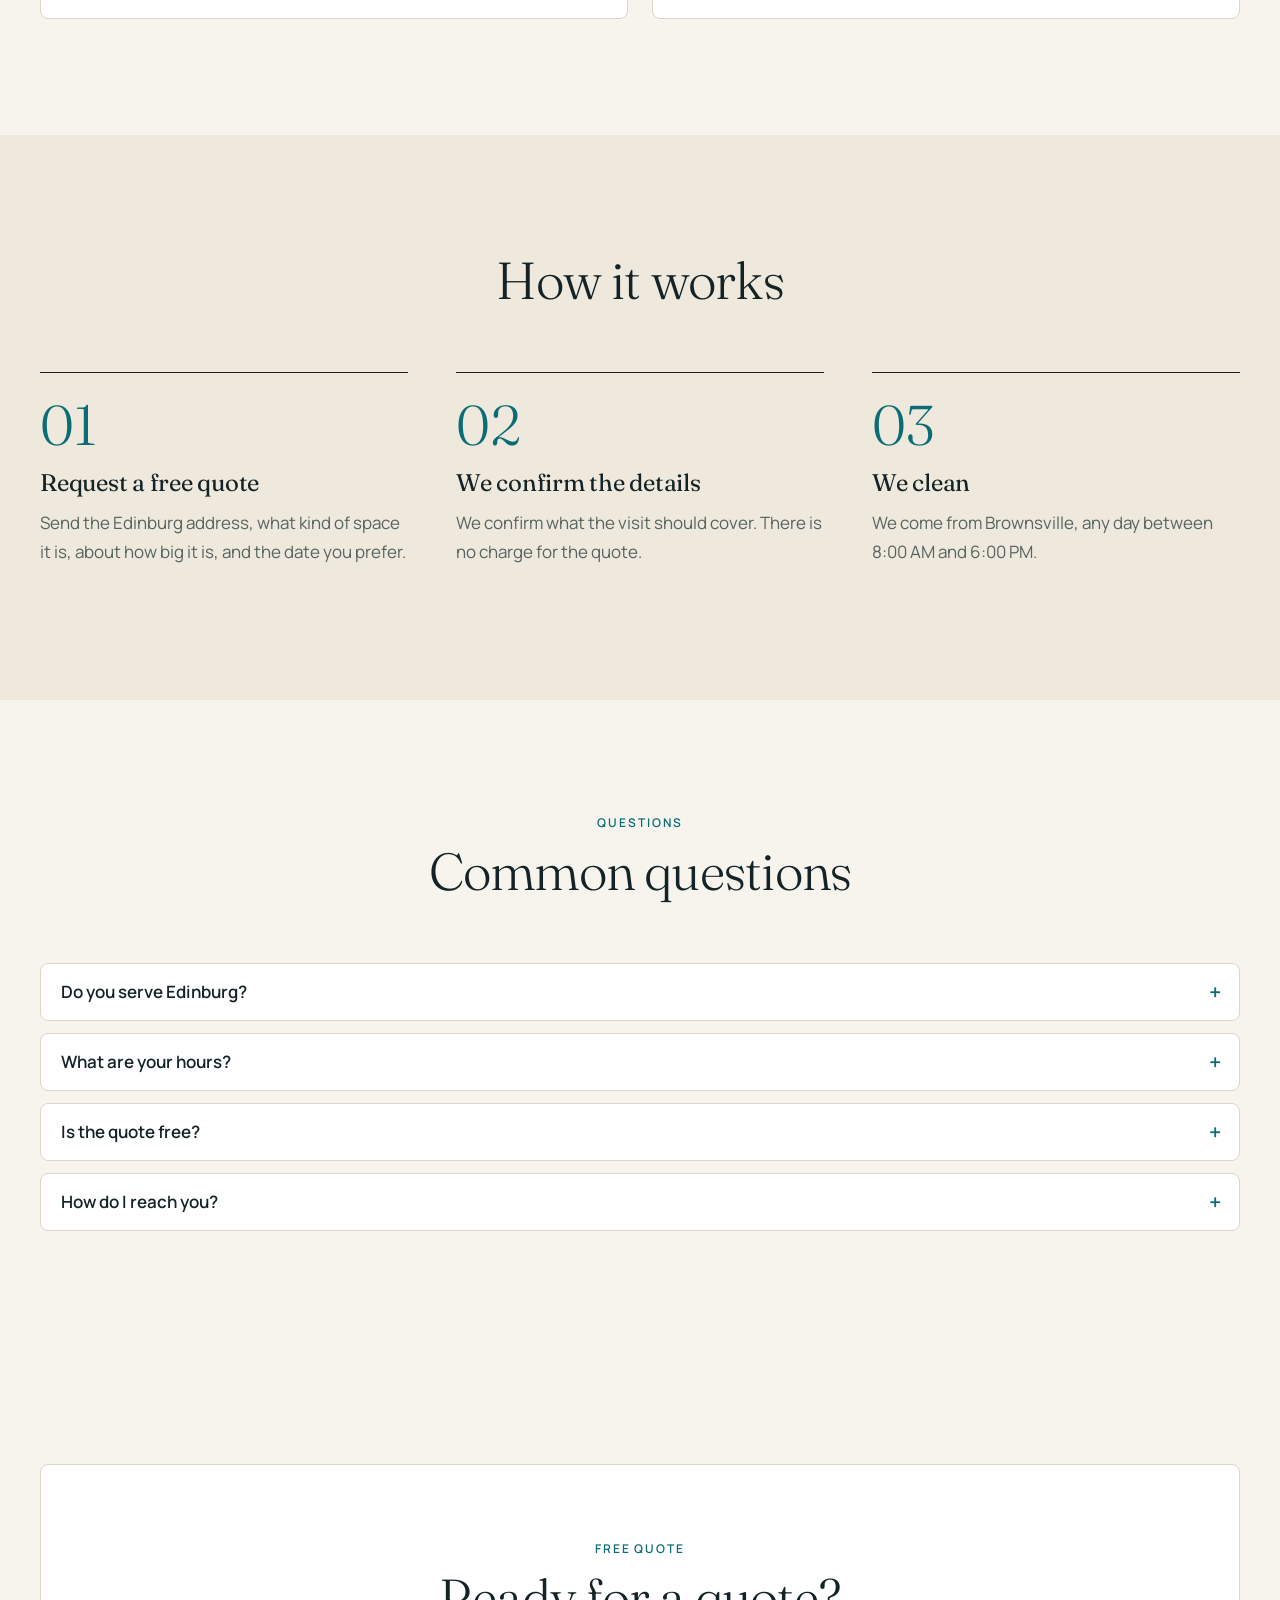
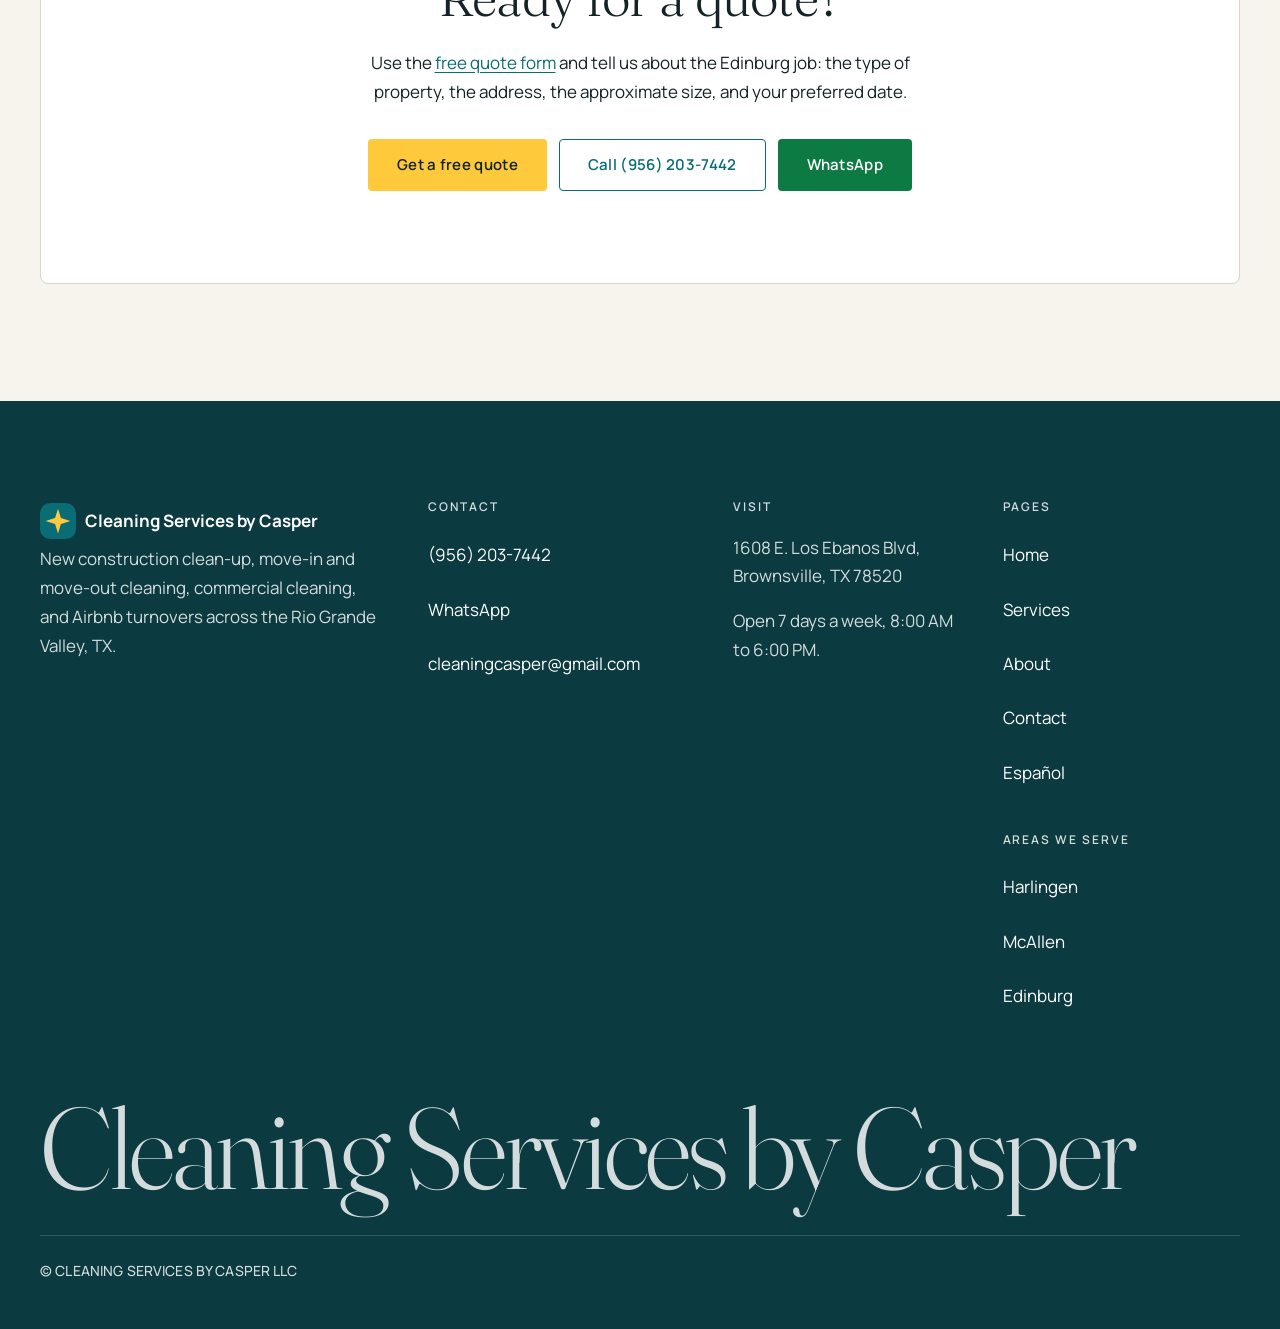
<file: edinburg.html>
<!DOCTYPE html>
<html lang="en">
<head>
  <meta charset="utf-8">
  <meta name="viewport" content="width=device-width, initial-scale=1">
  <title>Edinburg Cleaning | Cleaning Services by Casper</title>
  <meta name="description" content="Move-in, Airbnb, construction, and office cleaning in Edinburg, TX. Cleaning Services by Casper is based in Brownsville and quotes are free.">
  <link rel="canonical" href="https://cleaningcasper.github.io/cleaning-casper-site/edinburg.html">
  <link rel="alternate" hreflang="en" href="https://cleaningcasper.github.io/cleaning-casper-site/edinburg.html">
  <link rel="alternate" hreflang="es" href="https://cleaningcasper.github.io/cleaning-casper-site/es/edinburg.html">
  <link rel="alternate" hreflang="x-default" href="https://cleaningcasper.github.io/cleaning-casper-site/edinburg.html">
  <meta property="og:title" content="Edinburg Cleaning | Cleaning Services by Casper">
  <meta property="og:description" content="Move-in, Airbnb, construction, and office cleaning in Edinburg, TX. Cleaning Services by Casper is based in Brownsville and quotes are free.">
  <meta property="og:url" content="https://cleaningcasper.github.io/cleaning-casper-site/edinburg.html">
  <meta property="og:type" content="website">
  <meta property="og:locale" content="en_US">
  <meta property="og:locale:alternate" content="es_US">
  <meta property="og:image" content="https://cleaningcasper.github.io/cleaning-casper-site/images/hero.webp">
  <meta property="og:site_name" content="Cleaning Services by Casper">
  <meta name="twitter:card" content="summary_large_image">
  <meta name="twitter:title" content="Edinburg Cleaning | Cleaning Services by Casper">
  <meta name="twitter:description" content="Move-in, Airbnb, construction, and office cleaning in Edinburg, TX. Cleaning Services by Casper is based in Brownsville and quotes are free.">
  <meta name="twitter:image" content="https://cleaningcasper.github.io/cleaning-casper-site/images/hero.webp">
  <meta name="theme-color" content="#0B3B40">
  <link rel="icon" type="image/svg+xml" href="data:image/svg+xml,%3Csvg xmlns='http://www.w3.org/2000/svg' viewBox='0 0 32 32'%3E%3Crect width='32' height='32' rx='9' fill='%230a6c74'/%3E%3Cpath fill='%23ffc93c' d='M16 5l2.6 8.4L27 16l-8.4 2.6L16 27l-2.6-8.4L5 16l8.4-2.6z'/%3E%3C/svg%3E">
  <link rel="preconnect" href="https://fonts.googleapis.com">
  <link rel="preconnect" href="https://fonts.gstatic.com" crossorigin>
  <link rel="stylesheet" href="https://fonts.googleapis.com/css2?family=Fraunces:opsz,wght@9..144,300;9..144,400;9..144,500&family=Manrope:wght@400;500;600;700&display=swap">
  <link rel="stylesheet" href="styles.css">
  <script type="application/ld+json">
  {
  "@context": "https://schema.org",
  "@type": "Service",
  "name": "House & Commercial Cleaning in Edinburg, TX",
  "serviceType": "House and commercial cleaning",
  "url": "https://cleaningcasper.github.io/cleaning-casper-site/edinburg.html",
  "provider": {
    "@type": "LocalBusiness",
    "name": "Cleaning Services by Casper",
    "legalName": "CLEANING SERVICES BY CASPER LLC",
    "url": "https://cleaningcasper.github.io/cleaning-casper-site/",
    "sameAs": [
      "https://g.page/r/CTaMbQCReG5SEAI"
    ],
    "openingHoursSpecification": {
      "@type": "OpeningHoursSpecification",
      "dayOfWeek": [
        "Monday",
        "Tuesday",
        "Wednesday",
        "Thursday",
        "Friday",
        "Saturday",
        "Sunday"
      ],
      "opens": "08:00",
      "closes": "18:00"
    },
    "telephone": "+1-956-203-7442",
    "email": "cleaningcasper@gmail.com",
    "address": {
      "@type": "PostalAddress",
      "streetAddress": "1608 E. Los Ebanos Blvd",
      "addressLocality": "Brownsville",
      "addressRegion": "TX",
      "postalCode": "78520",
      "addressCountry": "US"
    }
  },
  "areaServed": {
    "@type": "City",
    "name": "Edinburg",
    "containedInPlace": {
      "@type": "AdministrativeArea",
      "name": "Hidalgo County, Texas"
    }
  },
  "hoursAvailable": {
    "@type": "OpeningHoursSpecification",
    "dayOfWeek": [
      "Monday",
      "Tuesday",
      "Wednesday",
      "Thursday",
      "Friday",
      "Saturday",
      "Sunday"
    ],
    "opens": "08:00",
    "closes": "18:00"
  }
}
  </script>
  <script src="site.js" defer></script>
</head>
<body>
  <a class="skip-link" href="#main">Skip to content</a>
  <header class="site-header">
    <div class="container--wide header-inner">
      <a class="logo" href="index.html"><svg class="logo-mark" viewBox="0 0 32 32" width="36" height="36" aria-hidden="true" focusable="false"><rect width="32" height="32" rx="9" fill="#0a6c74"/><path fill="#ffc93c" d="M16 5l2.6 8.4L27 16l-8.4 2.6L16 27l-2.6-8.4L5 16l8.4-2.6z"/></svg><span>Cleaning Services <span class="logo-by">by Casper</span></span></a>
      <a class="header-lang" href="es/edinburg.html" hreflang="es" lang="es">Español</a>
      <button class="nav-toggle" type="button" aria-expanded="false" aria-controls="site-nav"><span class="visually-hidden">Menu</span><span class="nav-toggle-bars" aria-hidden="true"></span></button>
      <nav class="site-nav" aria-label="Main">
        <ul class="nav-list" id="site-nav">
          <li><a href="index.html">Home</a></li>
          <li><a href="services.html">Services</a></li>
          <li><a href="about.html">About</a></li>
          <li><a href="contact.html">Contact</a></li>
          <li class="nav-lang-item"><a class="nav-lang" href="es/edinburg.html" hreflang="es" lang="es">Español</a></li>
          <li class="nav-cta-item"><a class="nav-cta" href="contact.html#quote">Get a free quote</a></li>
        </ul>
      </nav>
    </div>
  </header>
  <main id="main" tabindex="-1">
    <section class="page-intro">
      <div class="container">
        <p class="kicker">Edinburg, TX</p>
        <h1>House &amp; Commercial Cleaning in Edinburg, TX</h1>
        <p class="lead">Edinburg is in Hidalgo County, and we serve it from our base in Brownsville along with the rest of the Rio Grande Valley. Ask for a free quote for a home, a rental turnover, a job site, or an office. Open daily, 8:00 AM to 6:00 PM.</p>
        <p class="actions">
          <a class="button button-sun" href="contact.html#quote">Get a free quote</a>
          <a class="button button-outline" href="tel:+19562037442">Call (956) 203-7442</a>
        </p>
      </div>
    </section>
    <section class="section" aria-labelledby="services-heading">
      <div class="container">
        <div class="section-head">
          <p class="kicker">In Edinburg</p>
          <h2 id="services-heading">Services available in Edinburg</h2>
          <p>Move-in and rental turnover cleaning are available in Edinburg. Construction clean-up and office cleaning are on the list too, the same four services we offer across the Valley.</p>
        </div>
        <div class="contact-grid">
        <article class="contact-card">
          <h3>Move-in / move-out cleaning</h3>
          <p>An Edinburg home or unit at move-in or move-out, most often when it is empty. Surfaces, shelves, and baseboards are dusted, empty cabinets are wiped out, and the kitchen and bathrooms are cleaned.</p>
          <a class="card-link" href="services.html#move">What this covers<span class="visually-hidden">: Move-in / move-out cleaning</span></a>
        </article>
        <article class="contact-card">
          <h3>Airbnb / short-term rental cleaning</h3>
          <p>Short-term rentals in Edinburg, cleaned between stays. Kitchens, bathrooms, floors, and the rest of the surfaces are included, along with trash and a general tidy before the next guest.</p>
          <a class="card-link" href="services.html#airbnb">What this covers<span class="visually-hidden">: Airbnb / short-term rental cleaning</span></a>
        </article>
        <article class="contact-card">
          <h3>New construction clean-up</h3>
          <p>After a build or remodel in Edinburg, we clear construction dust, packaging, and debris, then clean hard surfaces, kitchens, bathrooms, floors, and interior glass.</p>
          <a class="card-link" href="services.html#construction">What this covers<span class="visually-hidden">: New construction clean-up</span></a>
        </article>
        <article class="contact-card">
          <h3>Commercial cleaning</h3>
          <p>Edinburg offices and other businesses. You tell us which areas to cover. Typical work includes desks, restrooms, floors, trash, interior glass, and break-room counters and sinks.</p>
          <a class="card-link" href="services.html#commercial">What this covers<span class="visually-hidden">: Commercial cleaning</span></a>
        </article>
        </div>
      </div>
    </section>
    <section class="section section-sand" aria-labelledby="steps-heading">
      <div class="container">
        <div class="section-head">
          <h2 id="steps-heading">How it works</h2>
        </div>
        <ol class="steps">
          <li><h3>Request a free quote</h3><p>Send the Edinburg address, what kind of space it is, about how big it is, and the date you prefer.</p></li>
          <li><h3>We confirm the details</h3><p>We confirm what the visit should cover. There is no charge for the quote.</p></li>
          <li><h3>We clean</h3><p>We come from Brownsville, any day between 8:00 AM and 6:00 PM.</p></li>
        </ol>
      </div>
    </section>
    <section class="section" aria-labelledby="faq-heading">
      <div class="container narrow">
        <div class="section-head">
          <p class="kicker">Questions</p>
          <h2 id="faq-heading">Common questions</h2>
        </div>
        <div class="guide">
          <details class="guide-item">
            <summary>Do you serve Edinburg?</summary>
            <div class="guide-body"><p>Yes. We serve the entire Rio Grande Valley, and Edinburg is in Hidalgo County. We're based in Brownsville.</p></div>
          </details>
          <details class="guide-item">
            <summary>What are your hours?</summary>
            <div class="guide-body"><p>Every day, 8:00 AM to 6:00 PM.</p></div>
          </details>
          <details class="guide-item">
            <summary>Is the quote free?</summary>
            <div class="guide-body"><p>Yes. The quote itself is free.</p></div>
          </details>
          <details class="guide-item">
            <summary>How do I reach you?</summary>
            <div class="guide-body"><p>Call or WhatsApp (956) 203-7442, email cleaningcasper@gmail.com, or use the free quote form.</p></div>
          </details>
        </div>
      </div>
    </section>
    <section class="section cta-wrap" aria-labelledby="quote-heading">
      <div class="container">
        <div class="cta-band">
          <p class="eyebrow">Free quote</p>
          <h2 id="quote-heading">Ready for a quote?</h2>
          <p>Use the <a href="contact.html#quote">free quote form</a> and tell us about the Edinburg job: the type of property, the address, the approximate size, and your preferred date.</p>
          <p class="actions">
            <a class="button button-sun" href="contact.html#quote">Get a free quote</a>
            <a class="button button-outline" href="tel:+19562037442">Call (956) 203-7442</a>
            <a class="button button-wa" href="https://wa.me/19562037442?text=Hi%2C%20I%27d%20like%20a%20cleaning%20quote.">WhatsApp</a>
          </p>
        </div>
      </div>
    </section>
  </main>
  <footer class="site-footer">
    <div class="container">
      <div class="footer-grid">
        <div>
          <a class="logo" href="index.html"><svg class="logo-mark" viewBox="0 0 32 32" width="36" height="36" aria-hidden="true" focusable="false"><rect width="32" height="32" rx="9" fill="#0a6c74"/><path fill="#ffc93c" d="M16 5l2.6 8.4L27 16l-8.4 2.6L16 27l-2.6-8.4L5 16l8.4-2.6z"/></svg><span>Cleaning Services <span class="logo-by">by Casper</span></span></a>
          <p>New construction clean-up, move-in and move-out cleaning, commercial cleaning, and Airbnb turnovers across the Rio Grande Valley, TX.</p>
        </div>
        <div>
          <p class="footer-title">Contact</p>
          <ul>
            <li><a href="tel:+19562037442">(956) 203-7442</a></li>
            <li><a href="https://wa.me/19562037442?text=Hi%2C%20I%27d%20like%20a%20cleaning%20quote.">WhatsApp</a></li>
            <li><a href="mailto:cleaningcasper@gmail.com">cleaningcasper@gmail.com</a></li>
          </ul>
        </div>
        <div>
          <p class="footer-title">Visit</p>
          <address>
            <p>1608 E. Los Ebanos Blvd, Brownsville, TX 78520</p>
            <p>Open 7 days a week, 8:00 AM to 6:00 PM.</p>
          </address>
        </div>
        <div>
          <p class="footer-title">Pages</p>
          <ul>
            <li><a href="index.html">Home</a></li>
            <li><a href="services.html">Services</a></li>
            <li><a href="about.html">About</a></li>
            <li><a href="contact.html">Contact</a></li>
            <li><a href="es/edinburg.html" hreflang="es" lang="es">Español</a></li>
          </ul>
        </div>
        <div>
          <p class="footer-title">Areas we serve</p>
          <ul>
            <li><a href="harlingen.html">Harlingen</a></li>
            <li><a href="mcallen.html">McAllen</a></li>
            <li><a href="edinburg.html" aria-current="page">Edinburg</a></li>
          </ul>
        </div>
      </div>
      <p class="footer-wordmark" aria-hidden="true">Cleaning Services by Casper</p>
      <p class="legal">&copy; CLEANING SERVICES BY CASPER LLC</p>
    </div>
  </footer>
  <nav class="action-bar" aria-label="Quick contact">
    <a href="tel:+19562037442"><svg viewBox="0 0 24 24" width="18" height="18" fill="none" stroke="currentColor" stroke-width="2" stroke-linecap="round" stroke-linejoin="round" aria-hidden="true" focusable="false"><path d="M22 16.9v3a2 2 0 0 1-2.2 2 19.8 19.8 0 0 1-8.6-3.1 19.5 19.5 0 0 1-6-6 19.8 19.8 0 0 1-3.1-8.7A2 2 0 0 1 4 2h3a2 2 0 0 1 2 1.7c.1.9.3 1.8.6 2.6a2 2 0 0 1-.5 2.1L8 9.9a16 16 0 0 0 6 6l1.5-1.1a2 2 0 0 1 2.1-.5c.8.3 1.7.5 2.6.6a2 2 0 0 1 1.8 2z"/></svg>Call</a>
    <a href="https://wa.me/19562037442?text=Hi%2C%20I%27d%20like%20a%20cleaning%20quote."><svg viewBox="0 0 24 24" width="18" height="18" fill="none" stroke="currentColor" stroke-width="2" stroke-linecap="round" stroke-linejoin="round" aria-hidden="true" focusable="false"><path d="M4 20l1.5-4A8 8 0 1 1 9 19.3z"/><path d="M9 10h6M9 13h4"/></svg>WhatsApp</a>
    <a class="action-bar-cta" href="contact.html#quote">Get a free quote</a>
  </nav>
  <a class="wa-float" href="https://wa.me/19562037442?text=Hi%2C%20I%27d%20like%20a%20cleaning%20quote." aria-label="Chat with us on WhatsApp"><svg viewBox="0 0 24 24" width="26" height="26" fill="none" stroke="currentColor" stroke-width="2" stroke-linecap="round" stroke-linejoin="round" aria-hidden="true" focusable="false"><path d="M4 20l1.5-4A8 8 0 1 1 9 19.3z"/><path d="M9 10h6M9 13h4"/></svg></a>
</body>
</html>
</file>
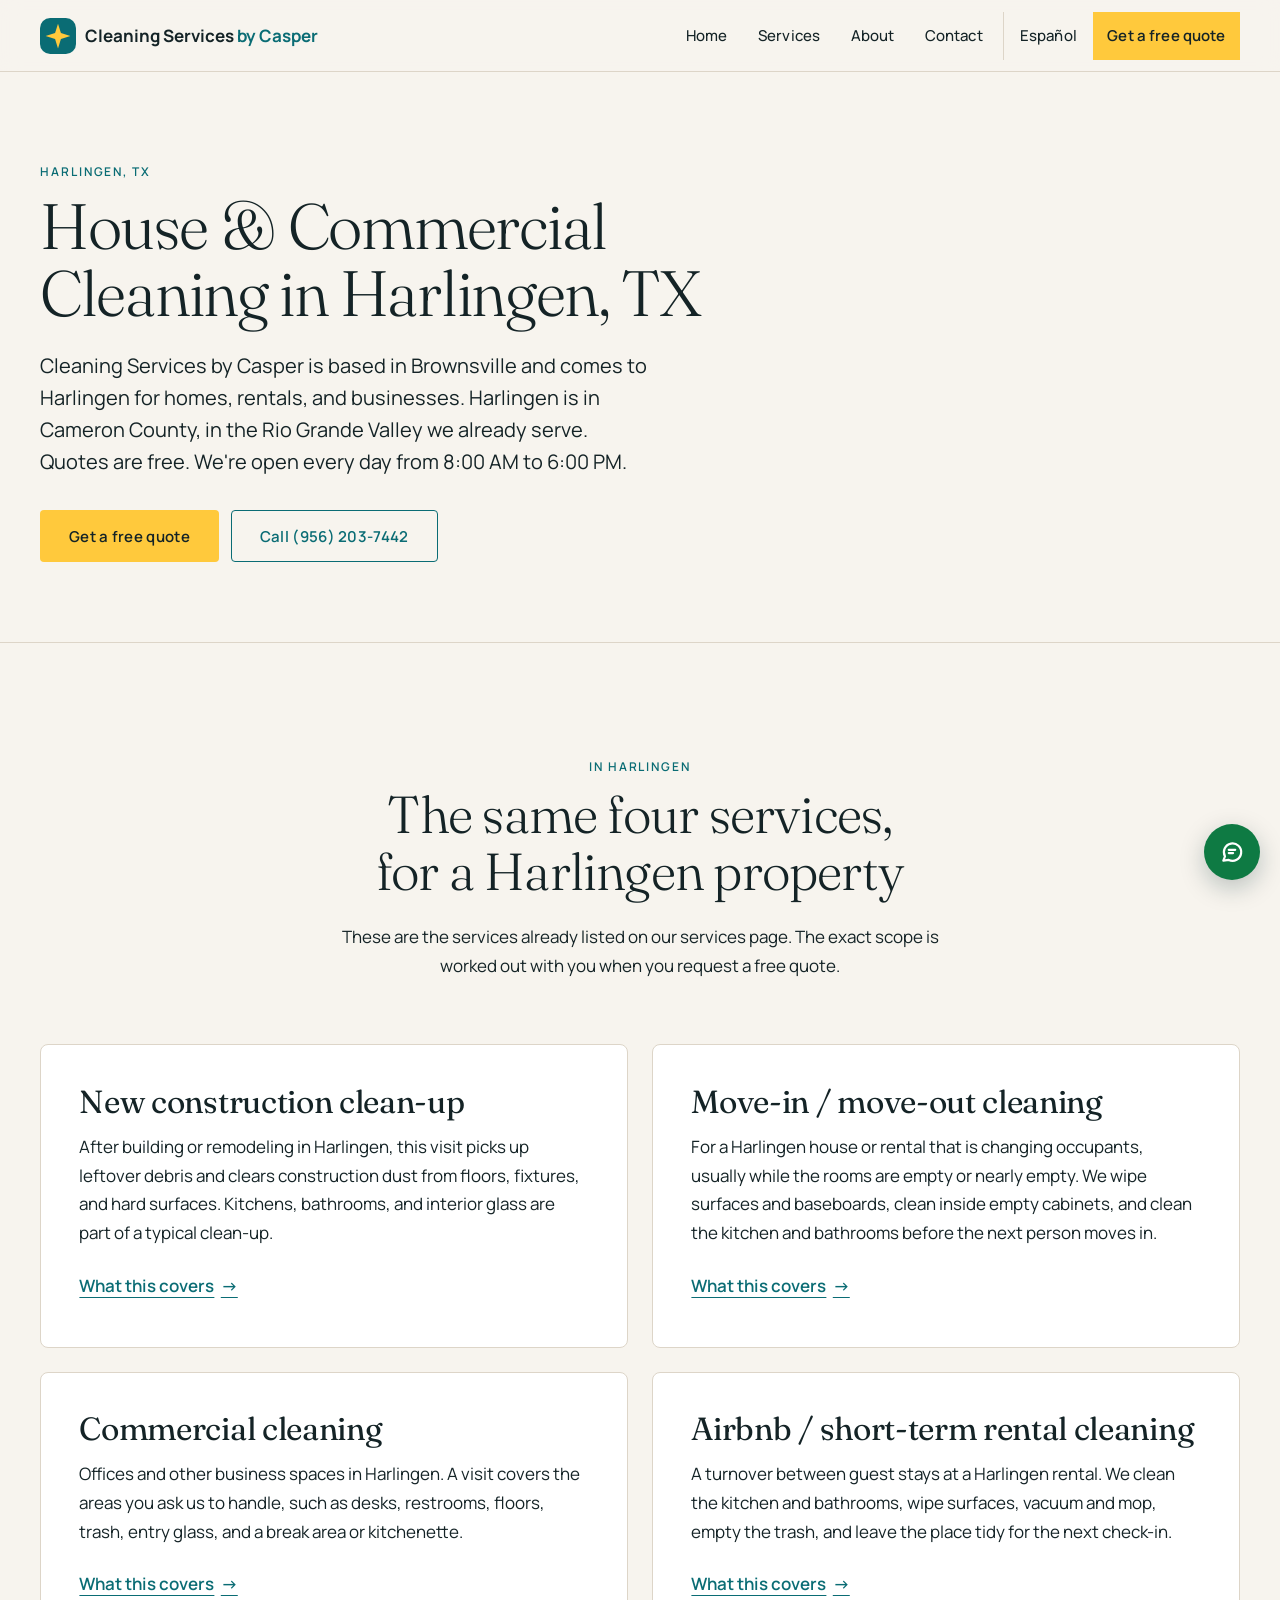
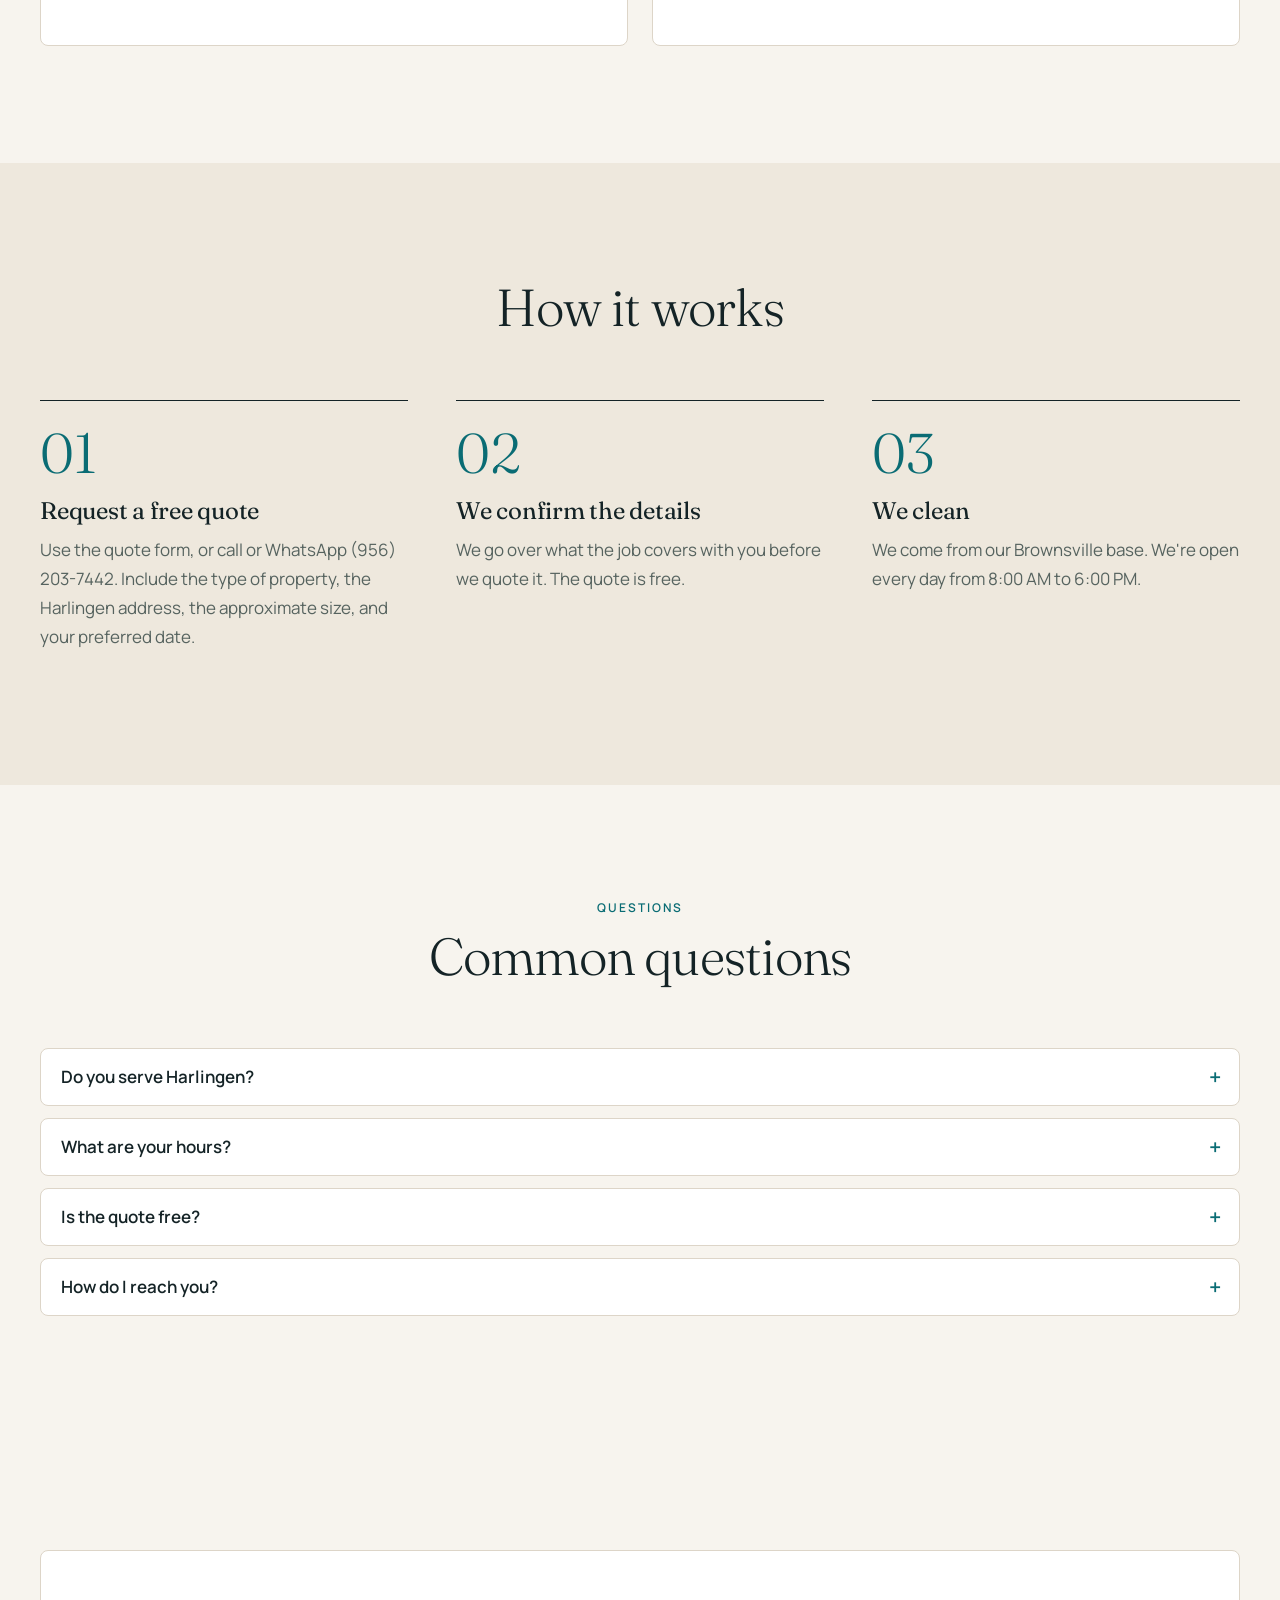
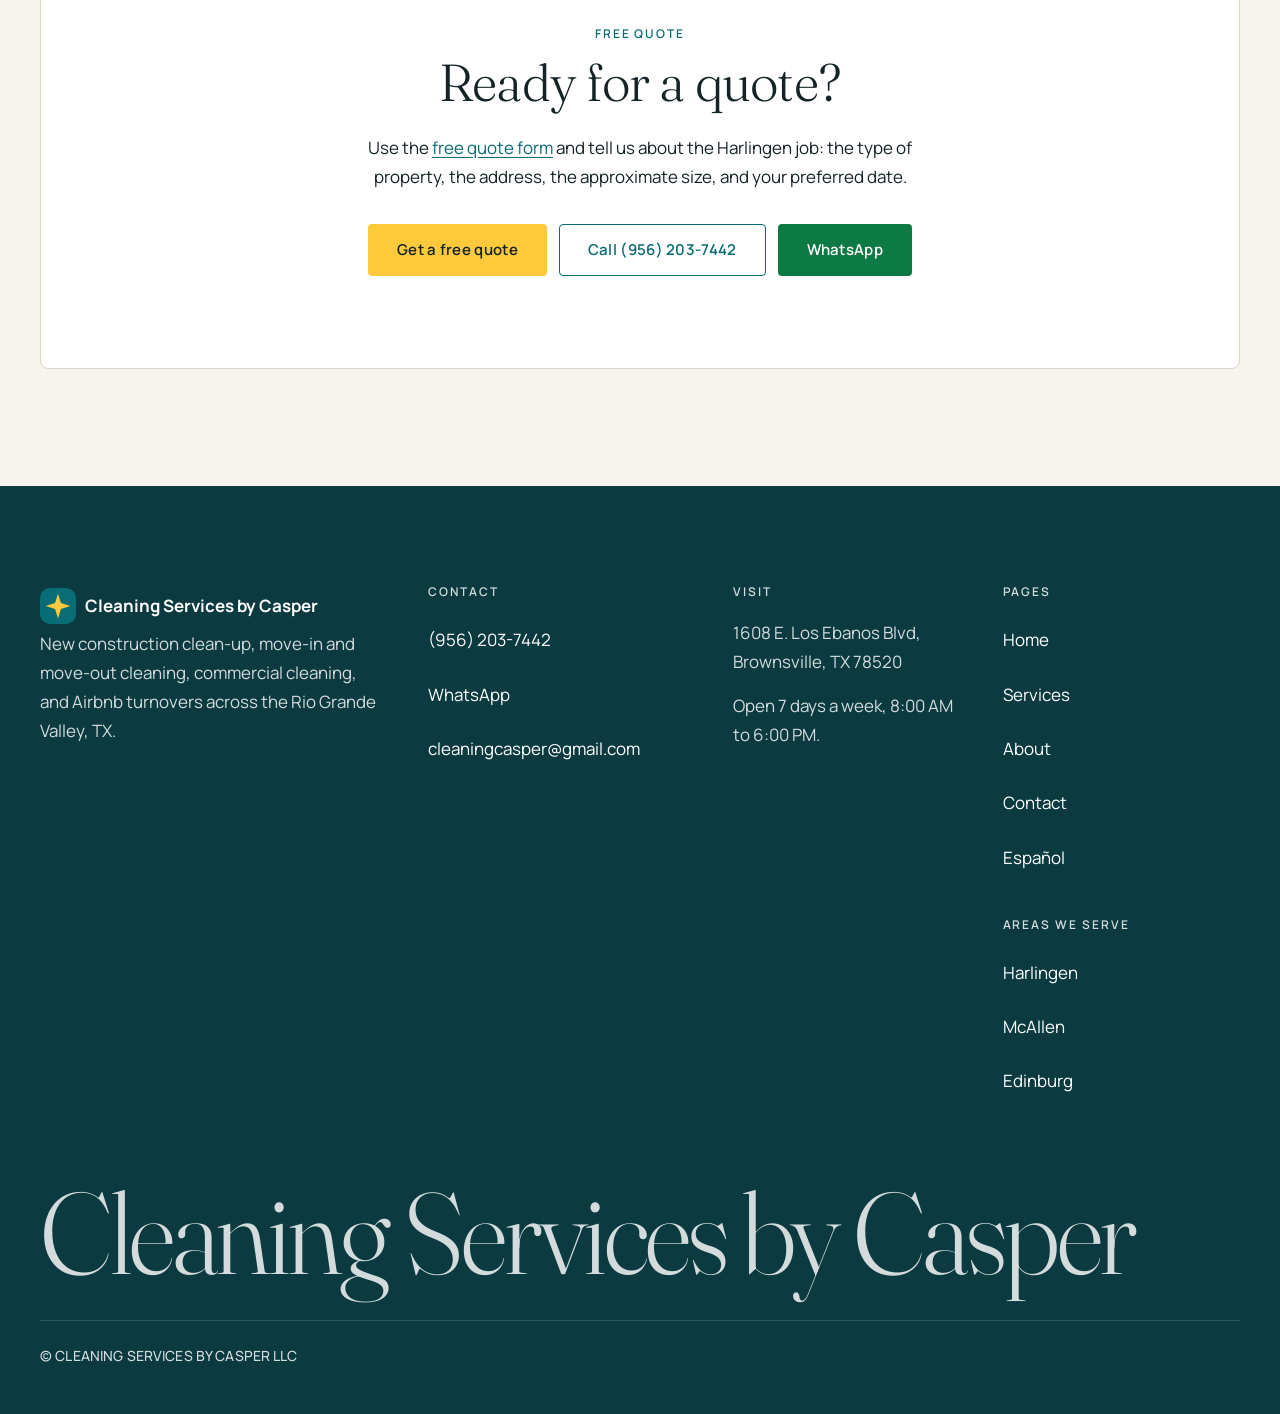
<file: harlingen.html>
<!DOCTYPE html>
<html lang="en">
<head>
  <meta charset="utf-8">
  <meta name="viewport" content="width=device-width, initial-scale=1">
  <title>Harlingen Cleaning | Cleaning Services by Casper</title>
  <meta name="description" content="House and commercial cleaning in Harlingen, TX, from Cleaning Services by Casper in Brownsville. Construction, move-out, office, and Airbnb. Free quotes.">
  <link rel="canonical" href="https://cleaningcasper.github.io/cleaning-casper-site/harlingen.html">
  <link rel="alternate" hreflang="en" href="https://cleaningcasper.github.io/cleaning-casper-site/harlingen.html">
  <link rel="alternate" hreflang="es" href="https://cleaningcasper.github.io/cleaning-casper-site/es/harlingen.html">
  <link rel="alternate" hreflang="x-default" href="https://cleaningcasper.github.io/cleaning-casper-site/harlingen.html">
  <meta property="og:title" content="Harlingen Cleaning | Cleaning Services by Casper">
  <meta property="og:description" content="House and commercial cleaning in Harlingen, TX, from Cleaning Services by Casper in Brownsville. Construction, move-out, office, and Airbnb. Free quotes.">
  <meta property="og:url" content="https://cleaningcasper.github.io/cleaning-casper-site/harlingen.html">
  <meta property="og:type" content="website">
  <meta property="og:locale" content="en_US">
  <meta property="og:locale:alternate" content="es_US">
  <meta property="og:image" content="https://cleaningcasper.github.io/cleaning-casper-site/images/hero.webp">
  <meta property="og:site_name" content="Cleaning Services by Casper">
  <meta name="twitter:card" content="summary_large_image">
  <meta name="twitter:title" content="Harlingen Cleaning | Cleaning Services by Casper">
  <meta name="twitter:description" content="House and commercial cleaning in Harlingen, TX, from Cleaning Services by Casper in Brownsville. Construction, move-out, office, and Airbnb. Free quotes.">
  <meta name="twitter:image" content="https://cleaningcasper.github.io/cleaning-casper-site/images/hero.webp">
  <meta name="theme-color" content="#0B3B40">
  <link rel="icon" type="image/svg+xml" href="data:image/svg+xml,%3Csvg xmlns='http://www.w3.org/2000/svg' viewBox='0 0 32 32'%3E%3Crect width='32' height='32' rx='9' fill='%230a6c74'/%3E%3Cpath fill='%23ffc93c' d='M16 5l2.6 8.4L27 16l-8.4 2.6L16 27l-2.6-8.4L5 16l8.4-2.6z'/%3E%3C/svg%3E">
  <link rel="preconnect" href="https://fonts.googleapis.com">
  <link rel="preconnect" href="https://fonts.gstatic.com" crossorigin>
  <link rel="stylesheet" href="https://fonts.googleapis.com/css2?family=Fraunces:opsz,wght@9..144,300;9..144,400;9..144,500&family=Manrope:wght@400;500;600;700&display=swap">
  <link rel="stylesheet" href="styles.css">
  <script type="application/ld+json">
  {
  "@context": "https://schema.org",
  "@type": "Service",
  "name": "House & Commercial Cleaning in Harlingen, TX",
  "serviceType": "House and commercial cleaning",
  "url": "https://cleaningcasper.github.io/cleaning-casper-site/harlingen.html",
  "provider": {
    "@type": "LocalBusiness",
    "name": "Cleaning Services by Casper",
    "legalName": "CLEANING SERVICES BY CASPER LLC",
    "url": "https://cleaningcasper.github.io/cleaning-casper-site/",
    "sameAs": [
      "https://g.page/r/CTaMbQCReG5SEAI"
    ],
    "openingHoursSpecification": {
      "@type": "OpeningHoursSpecification",
      "dayOfWeek": [
        "Monday",
        "Tuesday",
        "Wednesday",
        "Thursday",
        "Friday",
        "Saturday",
        "Sunday"
      ],
      "opens": "08:00",
      "closes": "18:00"
    },
    "telephone": "+1-956-203-7442",
    "email": "cleaningcasper@gmail.com",
    "address": {
      "@type": "PostalAddress",
      "streetAddress": "1608 E. Los Ebanos Blvd",
      "addressLocality": "Brownsville",
      "addressRegion": "TX",
      "postalCode": "78520",
      "addressCountry": "US"
    }
  },
  "areaServed": {
    "@type": "City",
    "name": "Harlingen",
    "containedInPlace": {
      "@type": "AdministrativeArea",
      "name": "Cameron County, Texas"
    }
  },
  "hoursAvailable": {
    "@type": "OpeningHoursSpecification",
    "dayOfWeek": [
      "Monday",
      "Tuesday",
      "Wednesday",
      "Thursday",
      "Friday",
      "Saturday",
      "Sunday"
    ],
    "opens": "08:00",
    "closes": "18:00"
  }
}
  </script>
  <script src="site.js" defer></script>
</head>
<body>
  <a class="skip-link" href="#main">Skip to content</a>
  <header class="site-header">
    <div class="container--wide header-inner">
      <a class="logo" href="index.html"><svg class="logo-mark" viewBox="0 0 32 32" width="36" height="36" aria-hidden="true" focusable="false"><rect width="32" height="32" rx="9" fill="#0a6c74"/><path fill="#ffc93c" d="M16 5l2.6 8.4L27 16l-8.4 2.6L16 27l-2.6-8.4L5 16l8.4-2.6z"/></svg><span>Cleaning Services <span class="logo-by">by Casper</span></span></a>
      <a class="header-lang" href="es/harlingen.html" hreflang="es" lang="es">Español</a>
      <button class="nav-toggle" type="button" aria-expanded="false" aria-controls="site-nav"><span class="visually-hidden">Menu</span><span class="nav-toggle-bars" aria-hidden="true"></span></button>
      <nav class="site-nav" aria-label="Main">
        <ul class="nav-list" id="site-nav">
          <li><a href="index.html">Home</a></li>
          <li><a href="services.html">Services</a></li>
          <li><a href="about.html">About</a></li>
          <li><a href="contact.html">Contact</a></li>
          <li class="nav-lang-item"><a class="nav-lang" href="es/harlingen.html" hreflang="es" lang="es">Español</a></li>
          <li class="nav-cta-item"><a class="nav-cta" href="contact.html#quote">Get a free quote</a></li>
        </ul>
      </nav>
    </div>
  </header>
  <main id="main" tabindex="-1">
    <section class="page-intro">
      <div class="container">
        <p class="kicker">Harlingen, TX</p>
        <h1>House &amp; Commercial Cleaning in Harlingen, TX</h1>
        <p class="lead">Cleaning Services by Casper is based in Brownsville and comes to Harlingen for homes, rentals, and businesses. Harlingen is in Cameron County, in the Rio Grande Valley we already serve. Quotes are free. We're open every day from 8:00 AM to 6:00 PM.</p>
        <p class="actions">
          <a class="button button-sun" href="contact.html#quote">Get a free quote</a>
          <a class="button button-outline" href="tel:+19562037442">Call (956) 203-7442</a>
        </p>
      </div>
    </section>
    <section class="section" aria-labelledby="services-heading">
      <div class="container">
        <div class="section-head">
          <p class="kicker">In Harlingen</p>
          <h2 id="services-heading">The same four services, for a Harlingen property</h2>
          <p>These are the services already listed on our services page. The exact scope is worked out with you when you request a free quote.</p>
        </div>
        <div class="contact-grid">
        <article class="contact-card">
          <h3>New construction clean-up</h3>
          <p>After building or remodeling in Harlingen, this visit picks up leftover debris and clears construction dust from floors, fixtures, and hard surfaces. Kitchens, bathrooms, and interior glass are part of a typical clean-up.</p>
          <a class="card-link" href="services.html#construction">What this covers<span class="visually-hidden">: New construction clean-up</span></a>
        </article>
        <article class="contact-card">
          <h3>Move-in / move-out cleaning</h3>
          <p>For a Harlingen house or rental that is changing occupants, usually while the rooms are empty or nearly empty. We wipe surfaces and baseboards, clean inside empty cabinets, and clean the kitchen and bathrooms before the next person moves in.</p>
          <a class="card-link" href="services.html#move">What this covers<span class="visually-hidden">: Move-in / move-out cleaning</span></a>
        </article>
        <article class="contact-card">
          <h3>Commercial cleaning</h3>
          <p>Offices and other business spaces in Harlingen. A visit covers the areas you ask us to handle, such as desks, restrooms, floors, trash, entry glass, and a break area or kitchenette.</p>
          <a class="card-link" href="services.html#commercial">What this covers<span class="visually-hidden">: Commercial cleaning</span></a>
        </article>
        <article class="contact-card">
          <h3>Airbnb / short-term rental cleaning</h3>
          <p>A turnover between guest stays at a Harlingen rental. We clean the kitchen and bathrooms, wipe surfaces, vacuum and mop, empty the trash, and leave the place tidy for the next check-in.</p>
          <a class="card-link" href="services.html#airbnb">What this covers<span class="visually-hidden">: Airbnb / short-term rental cleaning</span></a>
        </article>
        </div>
      </div>
    </section>
    <section class="section section-sand" aria-labelledby="steps-heading">
      <div class="container">
        <div class="section-head">
          <h2 id="steps-heading">How it works</h2>
        </div>
        <ol class="steps">
          <li><h3>Request a free quote</h3><p>Use the quote form, or call or WhatsApp (956) 203-7442. Include the type of property, the Harlingen address, the approximate size, and your preferred date.</p></li>
          <li><h3>We confirm the details</h3><p>We go over what the job covers with you before we quote it. The quote is free.</p></li>
          <li><h3>We clean</h3><p>We come from our Brownsville base. We're open every day from 8:00 AM to 6:00 PM.</p></li>
        </ol>
      </div>
    </section>
    <section class="section" aria-labelledby="faq-heading">
      <div class="container narrow">
        <div class="section-head">
          <p class="kicker">Questions</p>
          <h2 id="faq-heading">Common questions</h2>
        </div>
        <div class="guide">
          <details class="guide-item">
            <summary>Do you serve Harlingen?</summary>
            <div class="guide-body"><p>Yes. We serve the whole Rio Grande Valley, and Harlingen is in Cameron County. We're based in Brownsville and come to you.</p></div>
          </details>
          <details class="guide-item">
            <summary>What are your hours?</summary>
            <div class="guide-body"><p>Open 7 days a week, 8:00 AM to 6:00 PM.</p></div>
          </details>
          <details class="guide-item">
            <summary>Is the quote free?</summary>
            <div class="guide-body"><p>Yes. The quote is free.</p></div>
          </details>
          <details class="guide-item">
            <summary>How do I reach you?</summary>
            <div class="guide-body"><p>Call or WhatsApp (956) 203-7442, email cleaningcasper@gmail.com, or use the free quote form.</p></div>
          </details>
        </div>
      </div>
    </section>
    <section class="section cta-wrap" aria-labelledby="quote-heading">
      <div class="container">
        <div class="cta-band">
          <p class="eyebrow">Free quote</p>
          <h2 id="quote-heading">Ready for a quote?</h2>
          <p>Use the <a href="contact.html#quote">free quote form</a> and tell us about the Harlingen job: the type of property, the address, the approximate size, and your preferred date.</p>
          <p class="actions">
            <a class="button button-sun" href="contact.html#quote">Get a free quote</a>
            <a class="button button-outline" href="tel:+19562037442">Call (956) 203-7442</a>
            <a class="button button-wa" href="https://wa.me/19562037442?text=Hi%2C%20I%27d%20like%20a%20cleaning%20quote.">WhatsApp</a>
          </p>
        </div>
      </div>
    </section>
  </main>
  <footer class="site-footer">
    <div class="container">
      <div class="footer-grid">
        <div>
          <a class="logo" href="index.html"><svg class="logo-mark" viewBox="0 0 32 32" width="36" height="36" aria-hidden="true" focusable="false"><rect width="32" height="32" rx="9" fill="#0a6c74"/><path fill="#ffc93c" d="M16 5l2.6 8.4L27 16l-8.4 2.6L16 27l-2.6-8.4L5 16l8.4-2.6z"/></svg><span>Cleaning Services <span class="logo-by">by Casper</span></span></a>
          <p>New construction clean-up, move-in and move-out cleaning, commercial cleaning, and Airbnb turnovers across the Rio Grande Valley, TX.</p>
        </div>
        <div>
          <p class="footer-title">Contact</p>
          <ul>
            <li><a href="tel:+19562037442">(956) 203-7442</a></li>
            <li><a href="https://wa.me/19562037442?text=Hi%2C%20I%27d%20like%20a%20cleaning%20quote.">WhatsApp</a></li>
            <li><a href="mailto:cleaningcasper@gmail.com">cleaningcasper@gmail.com</a></li>
          </ul>
        </div>
        <div>
          <p class="footer-title">Visit</p>
          <address>
            <p>1608 E. Los Ebanos Blvd, Brownsville, TX 78520</p>
            <p>Open 7 days a week, 8:00 AM to 6:00 PM.</p>
          </address>
        </div>
        <div>
          <p class="footer-title">Pages</p>
          <ul>
            <li><a href="index.html">Home</a></li>
            <li><a href="services.html">Services</a></li>
            <li><a href="about.html">About</a></li>
            <li><a href="contact.html">Contact</a></li>
            <li><a href="es/harlingen.html" hreflang="es" lang="es">Español</a></li>
          </ul>
        </div>
        <div>
          <p class="footer-title">Areas we serve</p>
          <ul>
            <li><a href="harlingen.html" aria-current="page">Harlingen</a></li>
            <li><a href="mcallen.html">McAllen</a></li>
            <li><a href="edinburg.html">Edinburg</a></li>
          </ul>
        </div>
      </div>
      <p class="footer-wordmark" aria-hidden="true">Cleaning Services by Casper</p>
      <p class="legal">&copy; CLEANING SERVICES BY CASPER LLC</p>
    </div>
  </footer>
  <nav class="action-bar" aria-label="Quick contact">
    <a href="tel:+19562037442"><svg viewBox="0 0 24 24" width="18" height="18" fill="none" stroke="currentColor" stroke-width="2" stroke-linecap="round" stroke-linejoin="round" aria-hidden="true" focusable="false"><path d="M22 16.9v3a2 2 0 0 1-2.2 2 19.8 19.8 0 0 1-8.6-3.1 19.5 19.5 0 0 1-6-6 19.8 19.8 0 0 1-3.1-8.7A2 2 0 0 1 4 2h3a2 2 0 0 1 2 1.7c.1.9.3 1.8.6 2.6a2 2 0 0 1-.5 2.1L8 9.9a16 16 0 0 0 6 6l1.5-1.1a2 2 0 0 1 2.1-.5c.8.3 1.7.5 2.6.6a2 2 0 0 1 1.8 2z"/></svg>Call</a>
    <a href="https://wa.me/19562037442?text=Hi%2C%20I%27d%20like%20a%20cleaning%20quote."><svg viewBox="0 0 24 24" width="18" height="18" fill="none" stroke="currentColor" stroke-width="2" stroke-linecap="round" stroke-linejoin="round" aria-hidden="true" focusable="false"><path d="M4 20l1.5-4A8 8 0 1 1 9 19.3z"/><path d="M9 10h6M9 13h4"/></svg>WhatsApp</a>
    <a class="action-bar-cta" href="contact.html#quote">Get a free quote</a>
  </nav>
  <a class="wa-float" href="https://wa.me/19562037442?text=Hi%2C%20I%27d%20like%20a%20cleaning%20quote." aria-label="Chat with us on WhatsApp"><svg viewBox="0 0 24 24" width="26" height="26" fill="none" stroke="currentColor" stroke-width="2" stroke-linecap="round" stroke-linejoin="round" aria-hidden="true" focusable="false"><path d="M4 20l1.5-4A8 8 0 1 1 9 19.3z"/><path d="M9 10h6M9 13h4"/></svg></a>
</body>
</html>
</file>
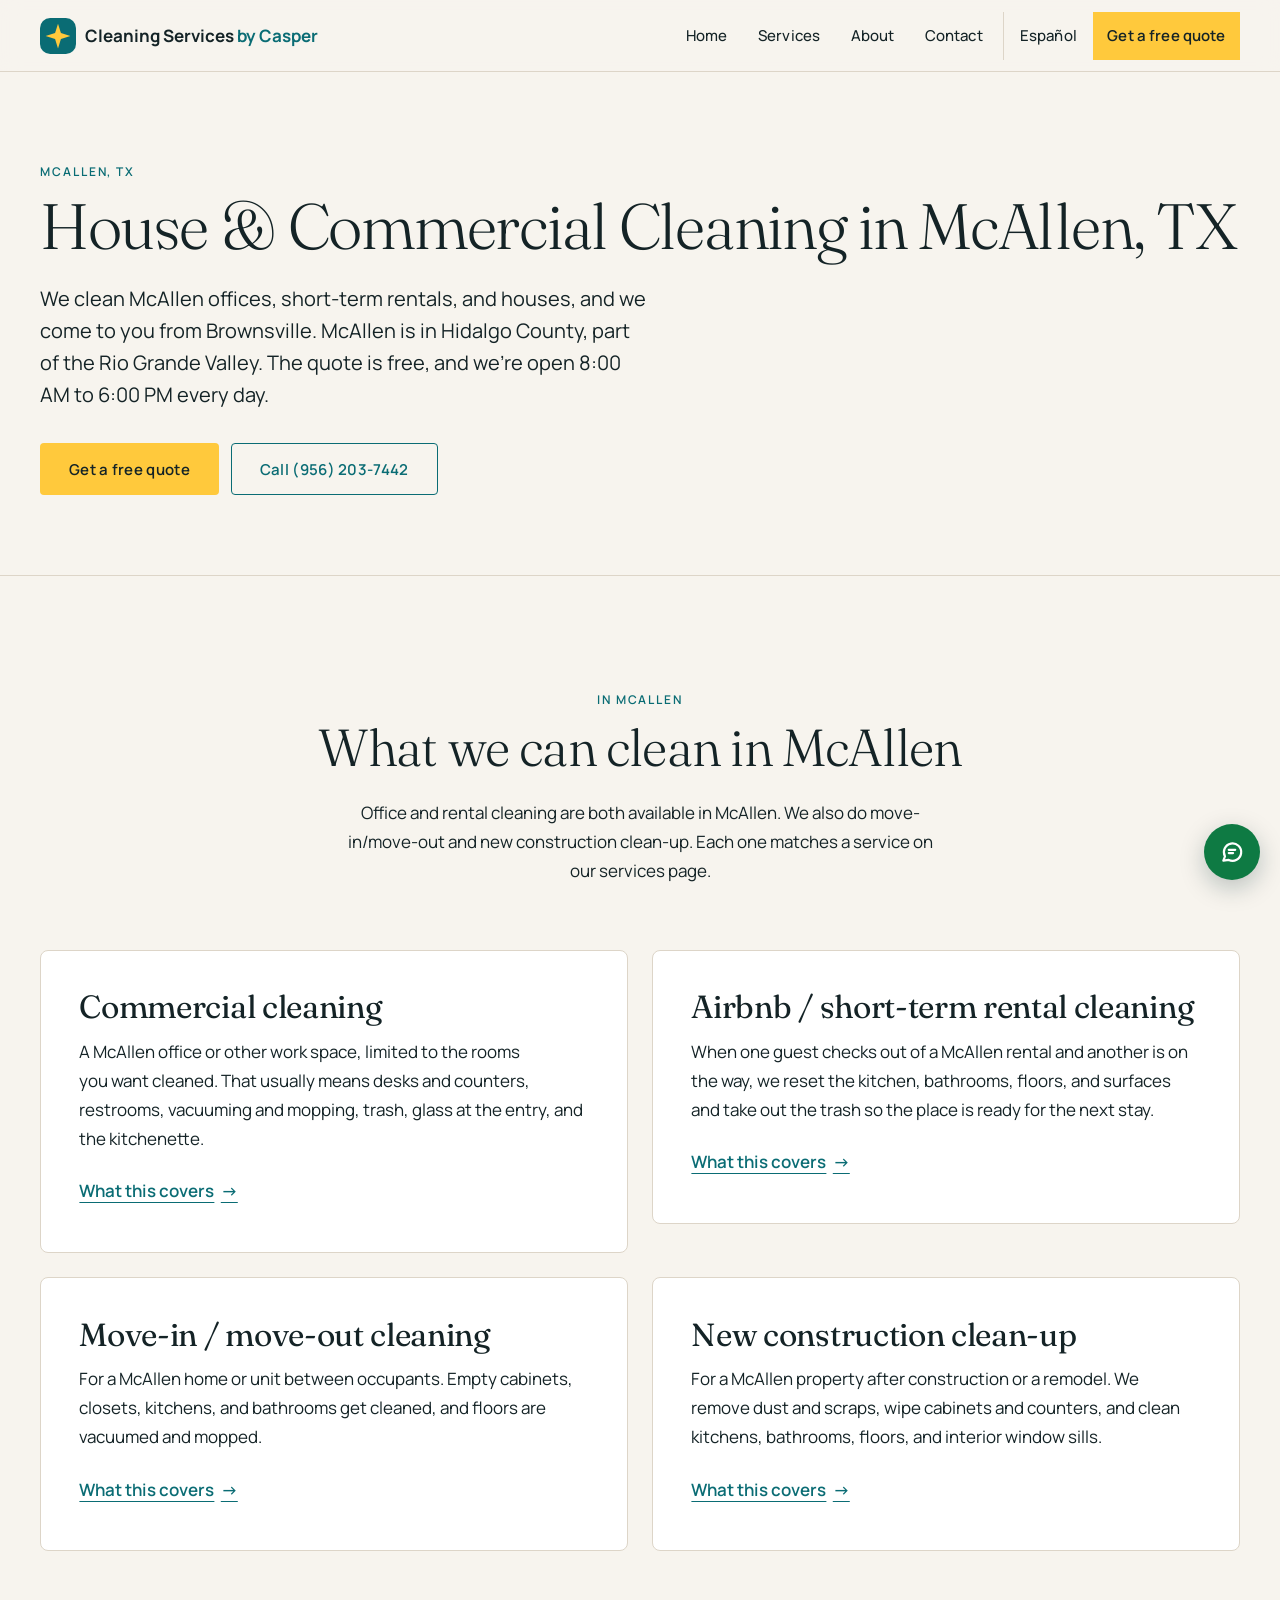
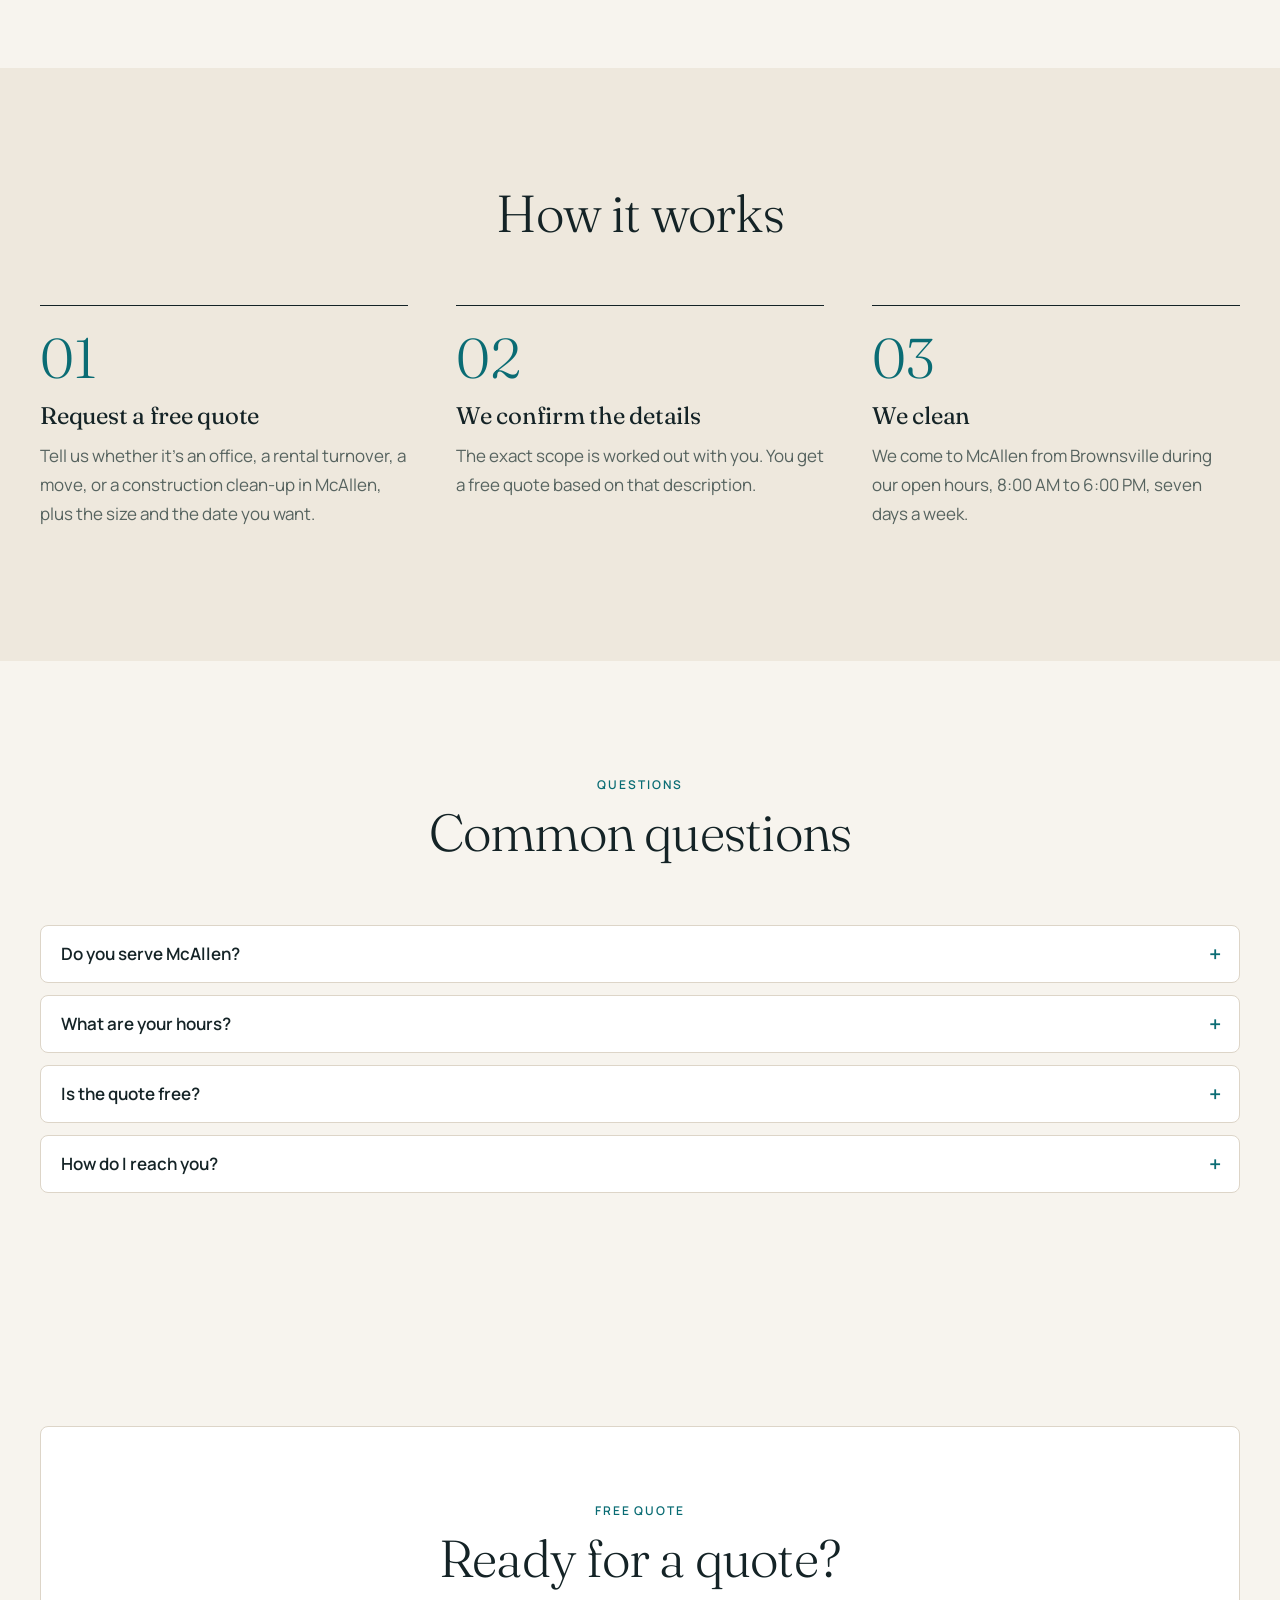
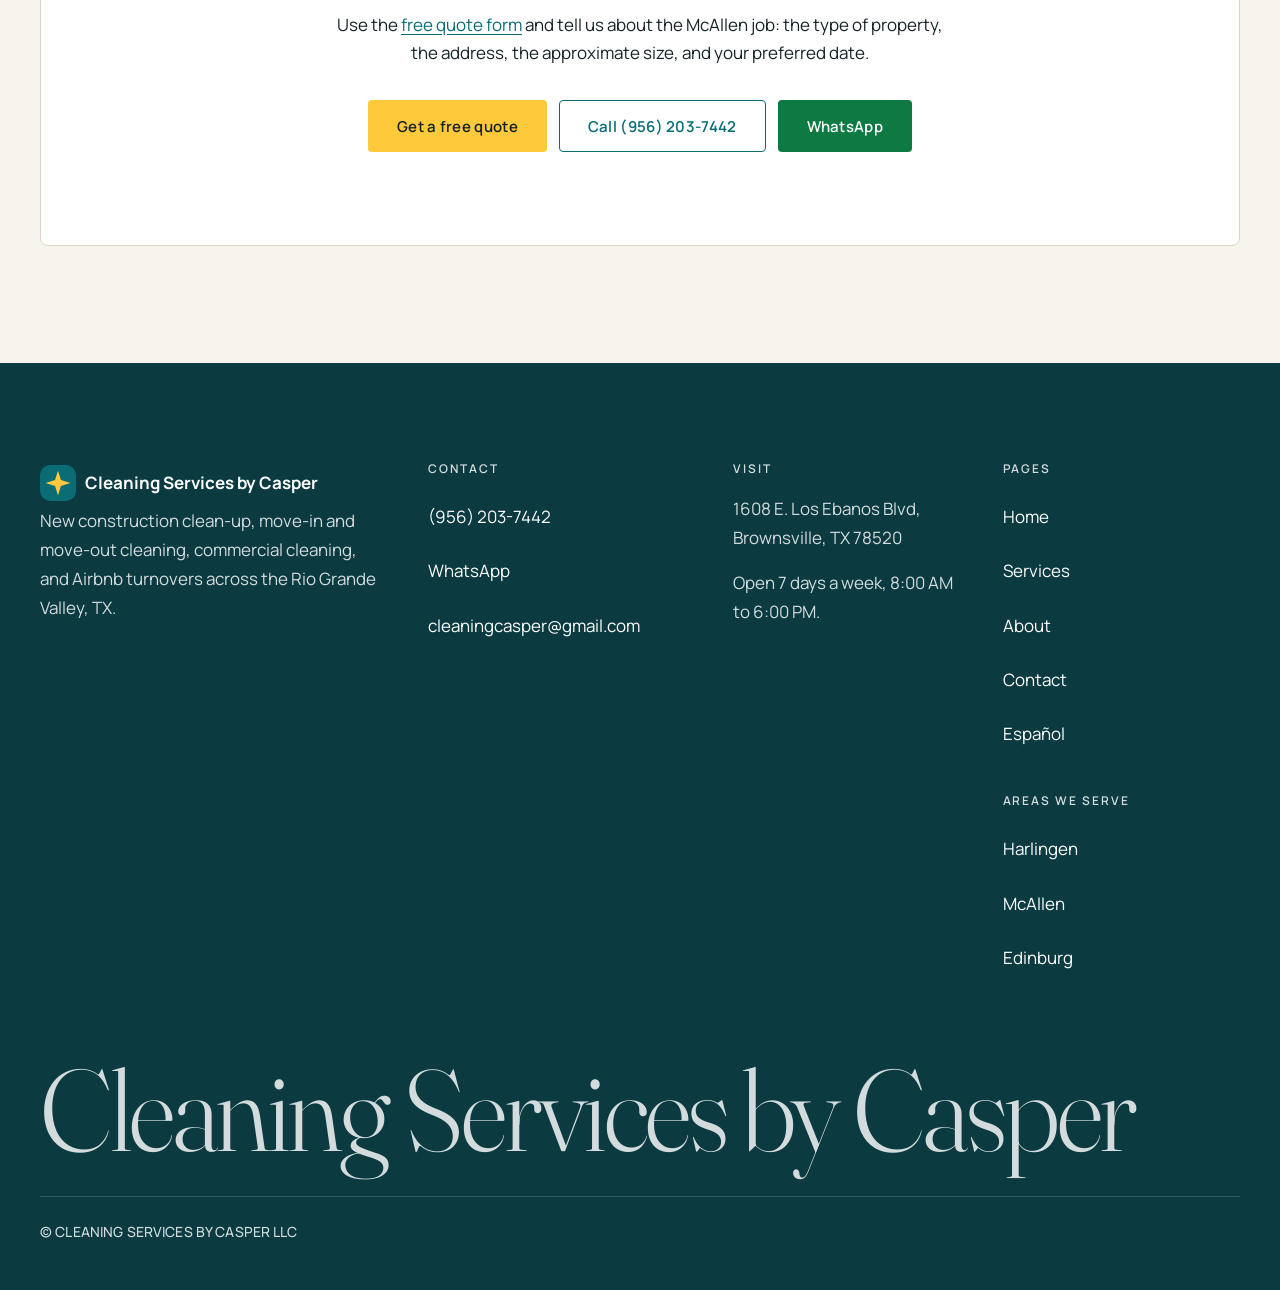
<file: mcallen.html>
<!DOCTYPE html>
<html lang="en">
<head>
  <meta charset="utf-8">
  <meta name="viewport" content="width=device-width, initial-scale=1">
  <title>McAllen Cleaning | Cleaning Services by Casper</title>
  <meta name="description" content="Cleaning Services by Casper cleans McAllen, TX offices, rentals, and homes from Brownsville. Free quotes, seven days a week, 8:00 AM to 6:00 PM.">
  <link rel="canonical" href="https://cleaningcasper.github.io/cleaning-casper-site/mcallen.html">
  <link rel="alternate" hreflang="en" href="https://cleaningcasper.github.io/cleaning-casper-site/mcallen.html">
  <link rel="alternate" hreflang="es" href="https://cleaningcasper.github.io/cleaning-casper-site/es/mcallen.html">
  <link rel="alternate" hreflang="x-default" href="https://cleaningcasper.github.io/cleaning-casper-site/mcallen.html">
  <meta property="og:title" content="McAllen Cleaning | Cleaning Services by Casper">
  <meta property="og:description" content="Cleaning Services by Casper cleans McAllen, TX offices, rentals, and homes from Brownsville. Free quotes, seven days a week, 8:00 AM to 6:00 PM.">
  <meta property="og:url" content="https://cleaningcasper.github.io/cleaning-casper-site/mcallen.html">
  <meta property="og:type" content="website">
  <meta property="og:locale" content="en_US">
  <meta property="og:locale:alternate" content="es_US">
  <meta property="og:image" content="https://cleaningcasper.github.io/cleaning-casper-site/images/hero.webp">
  <meta property="og:site_name" content="Cleaning Services by Casper">
  <meta name="twitter:card" content="summary_large_image">
  <meta name="twitter:title" content="McAllen Cleaning | Cleaning Services by Casper">
  <meta name="twitter:description" content="Cleaning Services by Casper cleans McAllen, TX offices, rentals, and homes from Brownsville. Free quotes, seven days a week, 8:00 AM to 6:00 PM.">
  <meta name="twitter:image" content="https://cleaningcasper.github.io/cleaning-casper-site/images/hero.webp">
  <meta name="theme-color" content="#0B3B40">
  <link rel="icon" type="image/svg+xml" href="data:image/svg+xml,%3Csvg xmlns='http://www.w3.org/2000/svg' viewBox='0 0 32 32'%3E%3Crect width='32' height='32' rx='9' fill='%230a6c74'/%3E%3Cpath fill='%23ffc93c' d='M16 5l2.6 8.4L27 16l-8.4 2.6L16 27l-2.6-8.4L5 16l8.4-2.6z'/%3E%3C/svg%3E">
  <link rel="preconnect" href="https://fonts.googleapis.com">
  <link rel="preconnect" href="https://fonts.gstatic.com" crossorigin>
  <link rel="stylesheet" href="https://fonts.googleapis.com/css2?family=Fraunces:opsz,wght@9..144,300;9..144,400;9..144,500&family=Manrope:wght@400;500;600;700&display=swap">
  <link rel="stylesheet" href="styles.css">
  <script type="application/ld+json">
  {
  "@context": "https://schema.org",
  "@type": "Service",
  "name": "House & Commercial Cleaning in McAllen, TX",
  "serviceType": "House and commercial cleaning",
  "url": "https://cleaningcasper.github.io/cleaning-casper-site/mcallen.html",
  "provider": {
    "@type": "LocalBusiness",
    "name": "Cleaning Services by Casper",
    "legalName": "CLEANING SERVICES BY CASPER LLC",
    "url": "https://cleaningcasper.github.io/cleaning-casper-site/",
    "sameAs": [
      "https://g.page/r/CTaMbQCReG5SEAI"
    ],
    "openingHoursSpecification": {
      "@type": "OpeningHoursSpecification",
      "dayOfWeek": [
        "Monday",
        "Tuesday",
        "Wednesday",
        "Thursday",
        "Friday",
        "Saturday",
        "Sunday"
      ],
      "opens": "08:00",
      "closes": "18:00"
    },
    "telephone": "+1-956-203-7442",
    "email": "cleaningcasper@gmail.com",
    "address": {
      "@type": "PostalAddress",
      "streetAddress": "1608 E. Los Ebanos Blvd",
      "addressLocality": "Brownsville",
      "addressRegion": "TX",
      "postalCode": "78520",
      "addressCountry": "US"
    }
  },
  "areaServed": {
    "@type": "City",
    "name": "McAllen",
    "containedInPlace": {
      "@type": "AdministrativeArea",
      "name": "Hidalgo County, Texas"
    }
  },
  "hoursAvailable": {
    "@type": "OpeningHoursSpecification",
    "dayOfWeek": [
      "Monday",
      "Tuesday",
      "Wednesday",
      "Thursday",
      "Friday",
      "Saturday",
      "Sunday"
    ],
    "opens": "08:00",
    "closes": "18:00"
  }
}
  </script>
  <script src="site.js" defer></script>
</head>
<body>
  <a class="skip-link" href="#main">Skip to content</a>
  <header class="site-header">
    <div class="container--wide header-inner">
      <a class="logo" href="index.html"><svg class="logo-mark" viewBox="0 0 32 32" width="36" height="36" aria-hidden="true" focusable="false"><rect width="32" height="32" rx="9" fill="#0a6c74"/><path fill="#ffc93c" d="M16 5l2.6 8.4L27 16l-8.4 2.6L16 27l-2.6-8.4L5 16l8.4-2.6z"/></svg><span>Cleaning Services <span class="logo-by">by Casper</span></span></a>
      <a class="header-lang" href="es/mcallen.html" hreflang="es" lang="es">Español</a>
      <button class="nav-toggle" type="button" aria-expanded="false" aria-controls="site-nav"><span class="visually-hidden">Menu</span><span class="nav-toggle-bars" aria-hidden="true"></span></button>
      <nav class="site-nav" aria-label="Main">
        <ul class="nav-list" id="site-nav">
          <li><a href="index.html">Home</a></li>
          <li><a href="services.html">Services</a></li>
          <li><a href="about.html">About</a></li>
          <li><a href="contact.html">Contact</a></li>
          <li class="nav-lang-item"><a class="nav-lang" href="es/mcallen.html" hreflang="es" lang="es">Español</a></li>
          <li class="nav-cta-item"><a class="nav-cta" href="contact.html#quote">Get a free quote</a></li>
        </ul>
      </nav>
    </div>
  </header>
  <main id="main" tabindex="-1">
    <section class="page-intro">
      <div class="container">
        <p class="kicker">McAllen, TX</p>
        <h1>House &amp; Commercial Cleaning in McAllen, TX</h1>
        <p class="lead">We clean McAllen offices, short-term rentals, and houses, and we come to you from Brownsville. McAllen is in Hidalgo County, part of the Rio Grande Valley. The quote is free, and we're open 8:00 AM to 6:00 PM every day.</p>
        <p class="actions">
          <a class="button button-sun" href="contact.html#quote">Get a free quote</a>
          <a class="button button-outline" href="tel:+19562037442">Call (956) 203-7442</a>
        </p>
      </div>
    </section>
    <section class="section" aria-labelledby="services-heading">
      <div class="container">
        <div class="section-head">
          <p class="kicker">In McAllen</p>
          <h2 id="services-heading">What we can clean in McAllen</h2>
          <p>Office and rental cleaning are both available in McAllen. We also do move-in/move-out and new construction clean-up. Each one matches a service on our services page.</p>
        </div>
        <div class="contact-grid">
        <article class="contact-card">
          <h3>Commercial cleaning</h3>
          <p>A McAllen office or other work space, limited to the rooms you want cleaned. That usually means desks and counters, restrooms, vacuuming and mopping, trash, glass at the entry, and the kitchenette.</p>
          <a class="card-link" href="services.html#commercial">What this covers<span class="visually-hidden">: Commercial cleaning</span></a>
        </article>
        <article class="contact-card">
          <h3>Airbnb / short-term rental cleaning</h3>
          <p>When one guest checks out of a McAllen rental and another is on the way, we reset the kitchen, bathrooms, floors, and surfaces and take out the trash so the place is ready for the next stay.</p>
          <a class="card-link" href="services.html#airbnb">What this covers<span class="visually-hidden">: Airbnb / short-term rental cleaning</span></a>
        </article>
        <article class="contact-card">
          <h3>Move-in / move-out cleaning</h3>
          <p>For a McAllen home or unit between occupants. Empty cabinets, closets, kitchens, and bathrooms get cleaned, and floors are vacuumed and mopped.</p>
          <a class="card-link" href="services.html#move">What this covers<span class="visually-hidden">: Move-in / move-out cleaning</span></a>
        </article>
        <article class="contact-card">
          <h3>New construction clean-up</h3>
          <p>For a McAllen property after construction or a remodel. We remove dust and scraps, wipe cabinets and counters, and clean kitchens, bathrooms, floors, and interior window sills.</p>
          <a class="card-link" href="services.html#construction">What this covers<span class="visually-hidden">: New construction clean-up</span></a>
        </article>
        </div>
      </div>
    </section>
    <section class="section section-sand" aria-labelledby="steps-heading">
      <div class="container">
        <div class="section-head">
          <h2 id="steps-heading">How it works</h2>
        </div>
        <ol class="steps">
          <li><h3>Request a free quote</h3><p>Tell us whether it's an office, a rental turnover, a move, or a construction clean-up in McAllen, plus the size and the date you want.</p></li>
          <li><h3>We confirm the details</h3><p>The exact scope is worked out with you. You get a free quote based on that description.</p></li>
          <li><h3>We clean</h3><p>We come to McAllen from Brownsville during our open hours, 8:00 AM to 6:00 PM, seven days a week.</p></li>
        </ol>
      </div>
    </section>
    <section class="section" aria-labelledby="faq-heading">
      <div class="container narrow">
        <div class="section-head">
          <p class="kicker">Questions</p>
          <h2 id="faq-heading">Common questions</h2>
        </div>
        <div class="guide">
          <details class="guide-item">
            <summary>Do you serve McAllen?</summary>
            <div class="guide-body"><p>Yes. McAllen is in Hidalgo County and part of the Rio Grande Valley. We come from Brownsville.</p></div>
          </details>
          <details class="guide-item">
            <summary>What are your hours?</summary>
            <div class="guide-body"><p>We're open 7 days a week, from 8:00 AM to 6:00 PM.</p></div>
          </details>
          <details class="guide-item">
            <summary>Is the quote free?</summary>
            <div class="guide-body"><p>Yes. Asking for a quote doesn't cost anything.</p></div>
          </details>
          <details class="guide-item">
            <summary>How do I reach you?</summary>
            <div class="guide-body"><p>Phone or WhatsApp at (956) 203-7442, email at cleaningcasper@gmail.com, or the free quote form.</p></div>
          </details>
        </div>
      </div>
    </section>
    <section class="section cta-wrap" aria-labelledby="quote-heading">
      <div class="container">
        <div class="cta-band">
          <p class="eyebrow">Free quote</p>
          <h2 id="quote-heading">Ready for a quote?</h2>
          <p>Use the <a href="contact.html#quote">free quote form</a> and tell us about the McAllen job: the type of property, the address, the approximate size, and your preferred date.</p>
          <p class="actions">
            <a class="button button-sun" href="contact.html#quote">Get a free quote</a>
            <a class="button button-outline" href="tel:+19562037442">Call (956) 203-7442</a>
            <a class="button button-wa" href="https://wa.me/19562037442?text=Hi%2C%20I%27d%20like%20a%20cleaning%20quote.">WhatsApp</a>
          </p>
        </div>
      </div>
    </section>
  </main>
  <footer class="site-footer">
    <div class="container">
      <div class="footer-grid">
        <div>
          <a class="logo" href="index.html"><svg class="logo-mark" viewBox="0 0 32 32" width="36" height="36" aria-hidden="true" focusable="false"><rect width="32" height="32" rx="9" fill="#0a6c74"/><path fill="#ffc93c" d="M16 5l2.6 8.4L27 16l-8.4 2.6L16 27l-2.6-8.4L5 16l8.4-2.6z"/></svg><span>Cleaning Services <span class="logo-by">by Casper</span></span></a>
          <p>New construction clean-up, move-in and move-out cleaning, commercial cleaning, and Airbnb turnovers across the Rio Grande Valley, TX.</p>
        </div>
        <div>
          <p class="footer-title">Contact</p>
          <ul>
            <li><a href="tel:+19562037442">(956) 203-7442</a></li>
            <li><a href="https://wa.me/19562037442?text=Hi%2C%20I%27d%20like%20a%20cleaning%20quote.">WhatsApp</a></li>
            <li><a href="mailto:cleaningcasper@gmail.com">cleaningcasper@gmail.com</a></li>
          </ul>
        </div>
        <div>
          <p class="footer-title">Visit</p>
          <address>
            <p>1608 E. Los Ebanos Blvd, Brownsville, TX 78520</p>
            <p>Open 7 days a week, 8:00 AM to 6:00 PM.</p>
          </address>
        </div>
        <div>
          <p class="footer-title">Pages</p>
          <ul>
            <li><a href="index.html">Home</a></li>
            <li><a href="services.html">Services</a></li>
            <li><a href="about.html">About</a></li>
            <li><a href="contact.html">Contact</a></li>
            <li><a href="es/mcallen.html" hreflang="es" lang="es">Español</a></li>
          </ul>
        </div>
        <div>
          <p class="footer-title">Areas we serve</p>
          <ul>
            <li><a href="harlingen.html">Harlingen</a></li>
            <li><a href="mcallen.html" aria-current="page">McAllen</a></li>
            <li><a href="edinburg.html">Edinburg</a></li>
          </ul>
        </div>
      </div>
      <p class="footer-wordmark" aria-hidden="true">Cleaning Services by Casper</p>
      <p class="legal">&copy; CLEANING SERVICES BY CASPER LLC</p>
    </div>
  </footer>
  <nav class="action-bar" aria-label="Quick contact">
    <a href="tel:+19562037442"><svg viewBox="0 0 24 24" width="18" height="18" fill="none" stroke="currentColor" stroke-width="2" stroke-linecap="round" stroke-linejoin="round" aria-hidden="true" focusable="false"><path d="M22 16.9v3a2 2 0 0 1-2.2 2 19.8 19.8 0 0 1-8.6-3.1 19.5 19.5 0 0 1-6-6 19.8 19.8 0 0 1-3.1-8.7A2 2 0 0 1 4 2h3a2 2 0 0 1 2 1.7c.1.9.3 1.8.6 2.6a2 2 0 0 1-.5 2.1L8 9.9a16 16 0 0 0 6 6l1.5-1.1a2 2 0 0 1 2.1-.5c.8.3 1.7.5 2.6.6a2 2 0 0 1 1.8 2z"/></svg>Call</a>
    <a href="https://wa.me/19562037442?text=Hi%2C%20I%27d%20like%20a%20cleaning%20quote."><svg viewBox="0 0 24 24" width="18" height="18" fill="none" stroke="currentColor" stroke-width="2" stroke-linecap="round" stroke-linejoin="round" aria-hidden="true" focusable="false"><path d="M4 20l1.5-4A8 8 0 1 1 9 19.3z"/><path d="M9 10h6M9 13h4"/></svg>WhatsApp</a>
    <a class="action-bar-cta" href="contact.html#quote">Get a free quote</a>
  </nav>
  <a class="wa-float" href="https://wa.me/19562037442?text=Hi%2C%20I%27d%20like%20a%20cleaning%20quote." aria-label="Chat with us on WhatsApp"><svg viewBox="0 0 24 24" width="26" height="26" fill="none" stroke="currentColor" stroke-width="2" stroke-linecap="round" stroke-linejoin="round" aria-hidden="true" focusable="false"><path d="M4 20l1.5-4A8 8 0 1 1 9 19.3z"/><path d="M9 10h6M9 13h4"/></svg></a>
</body>
</html>
</file>
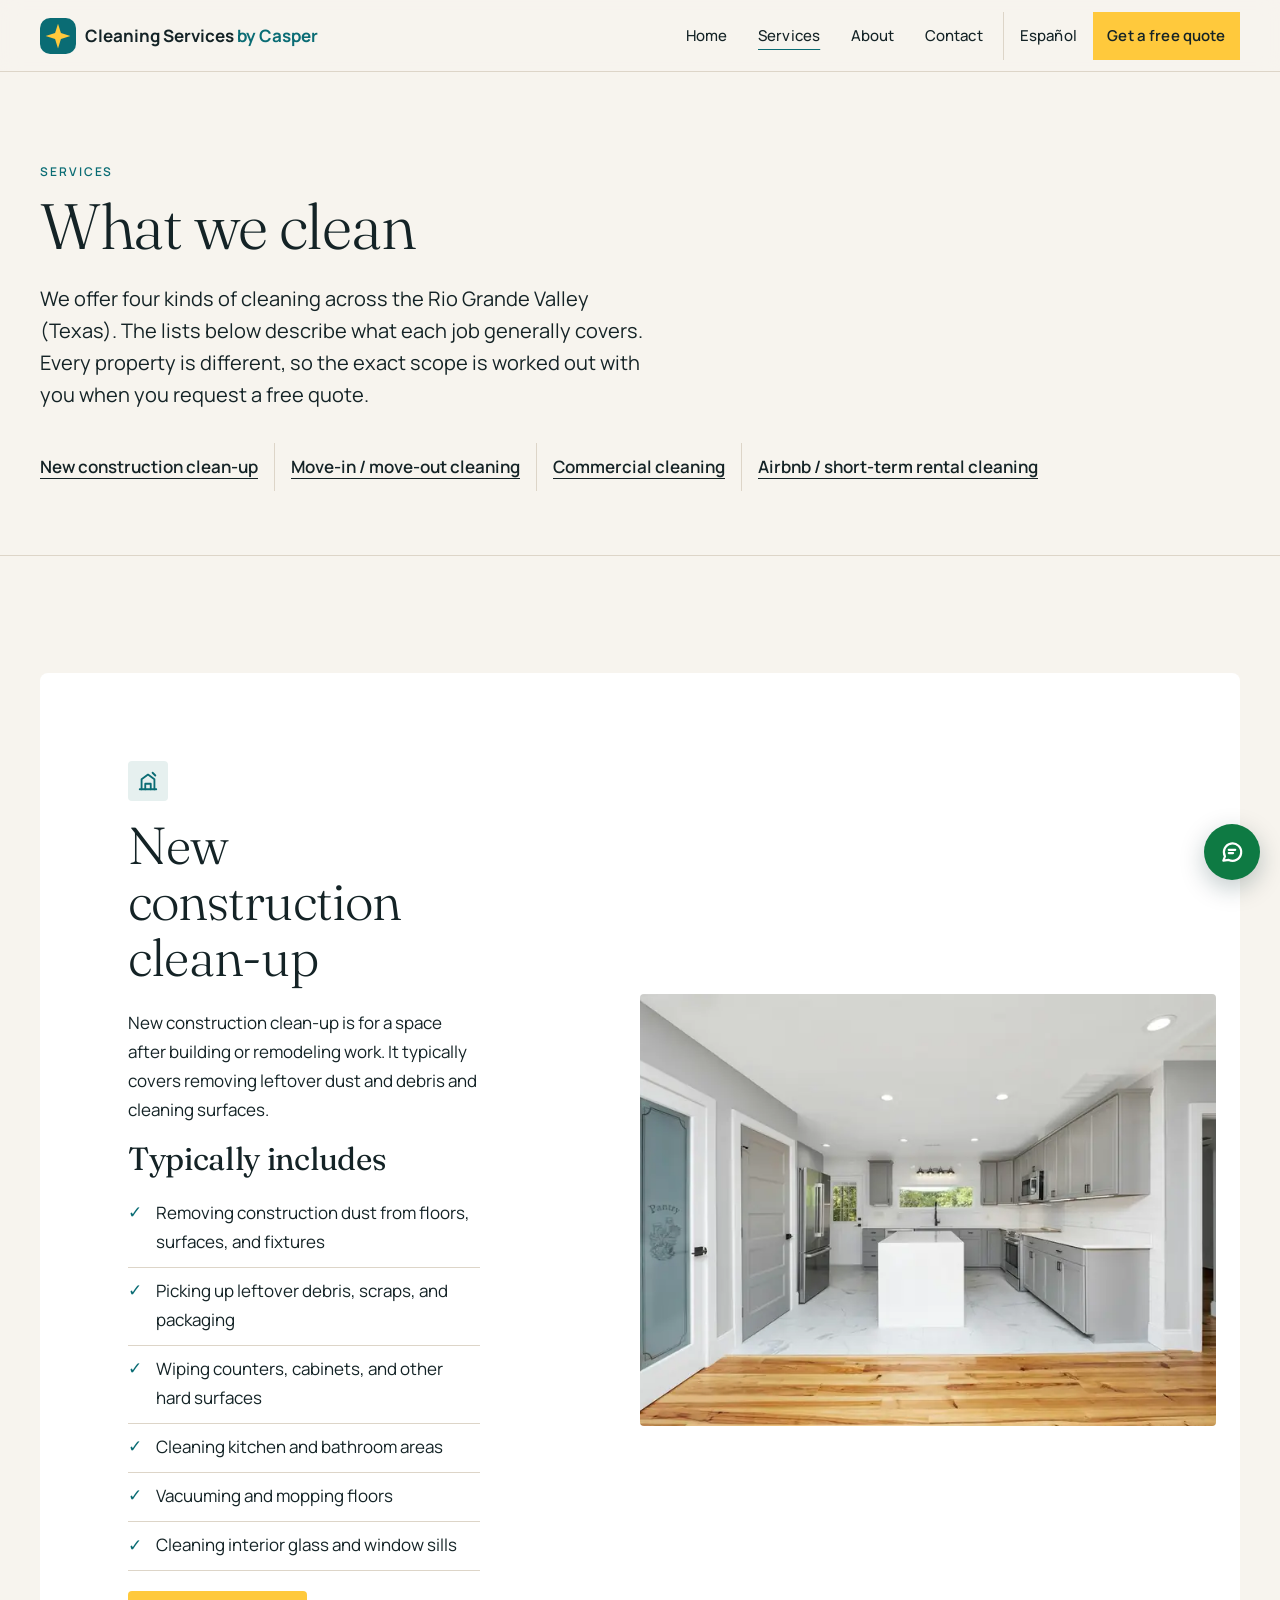
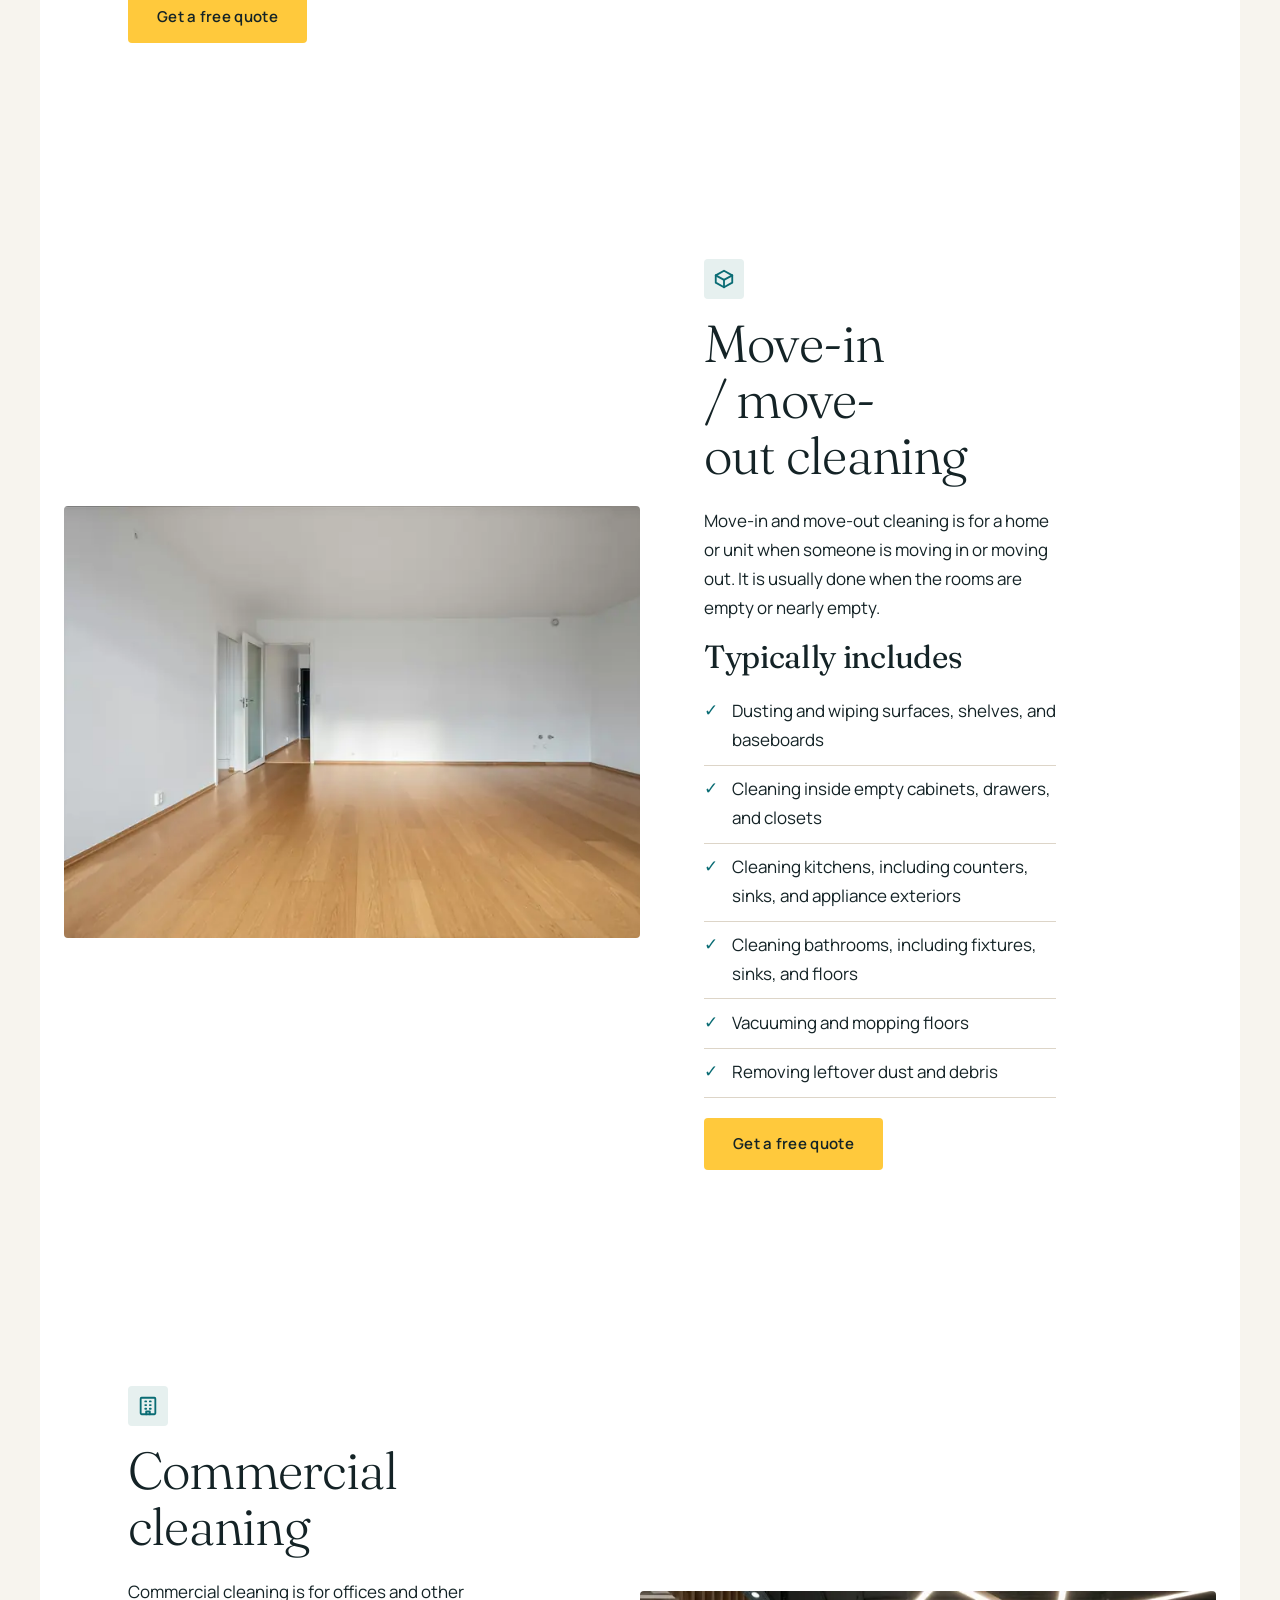
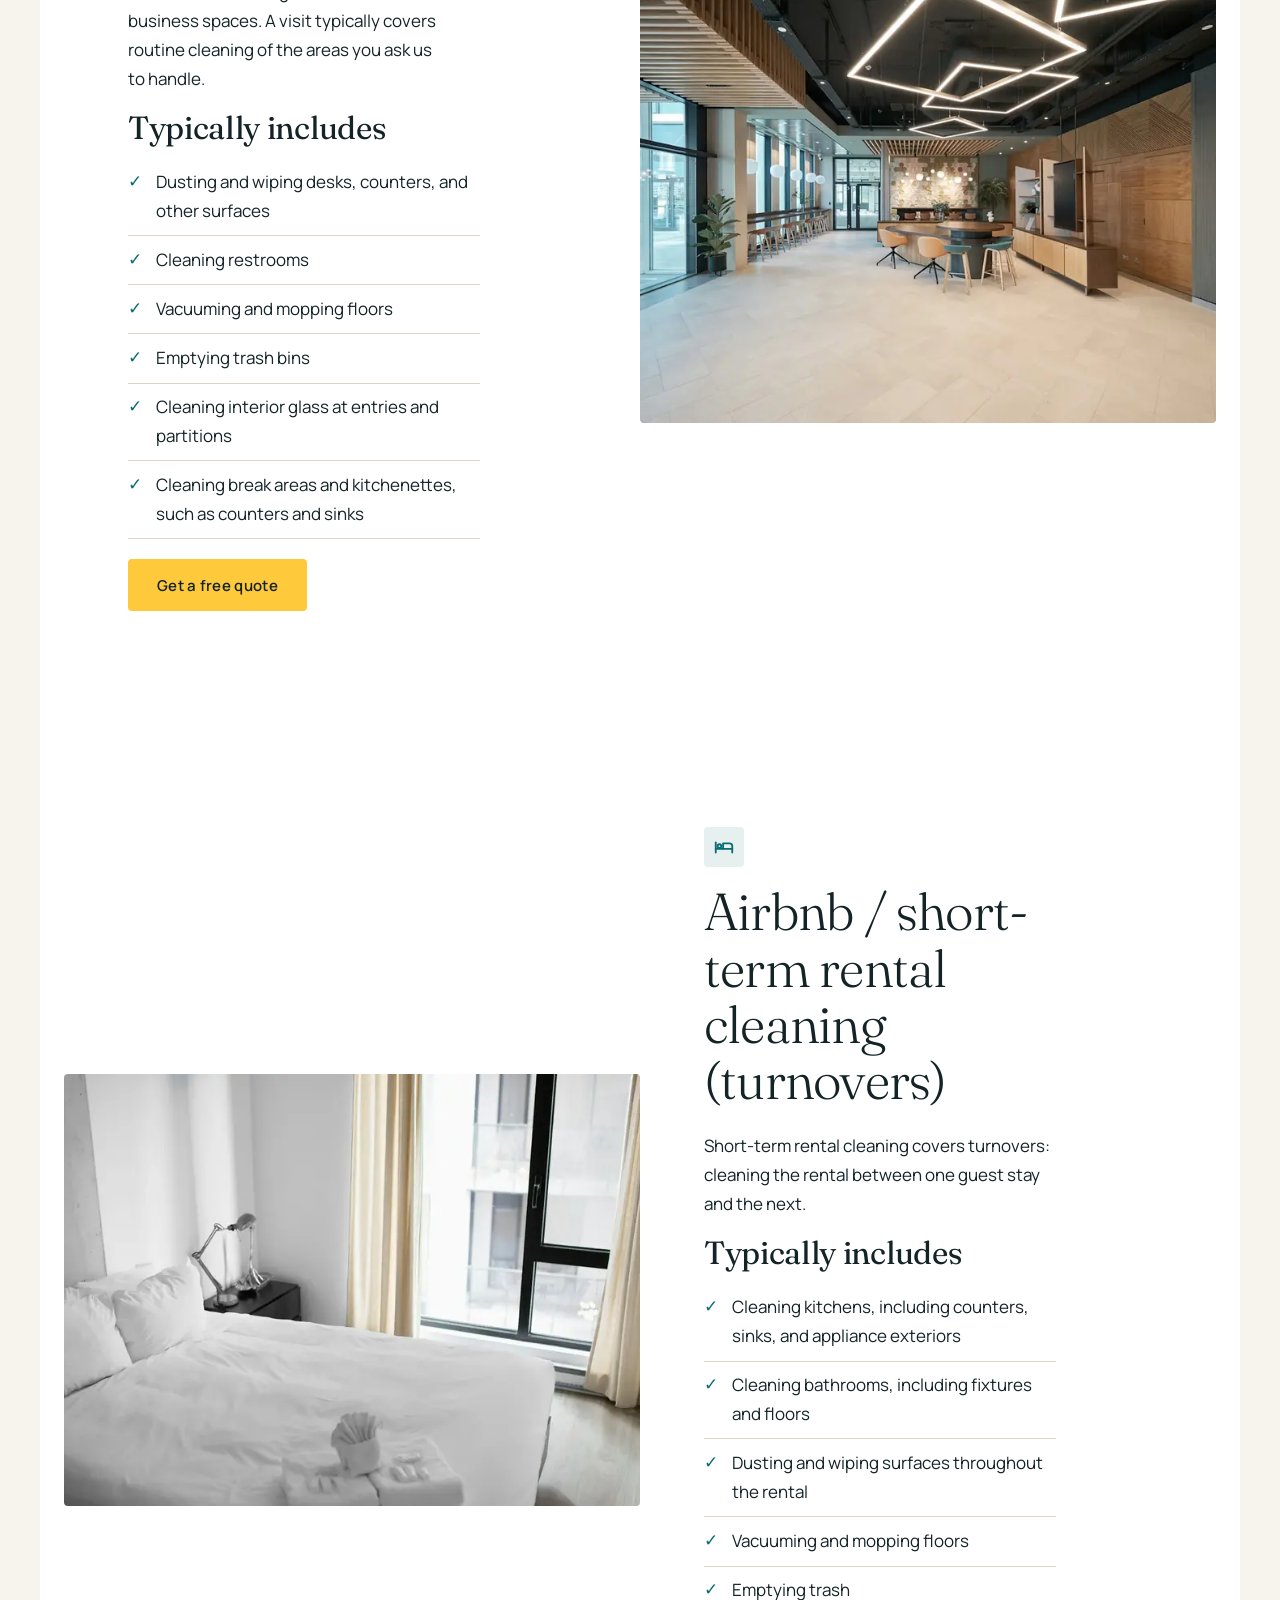
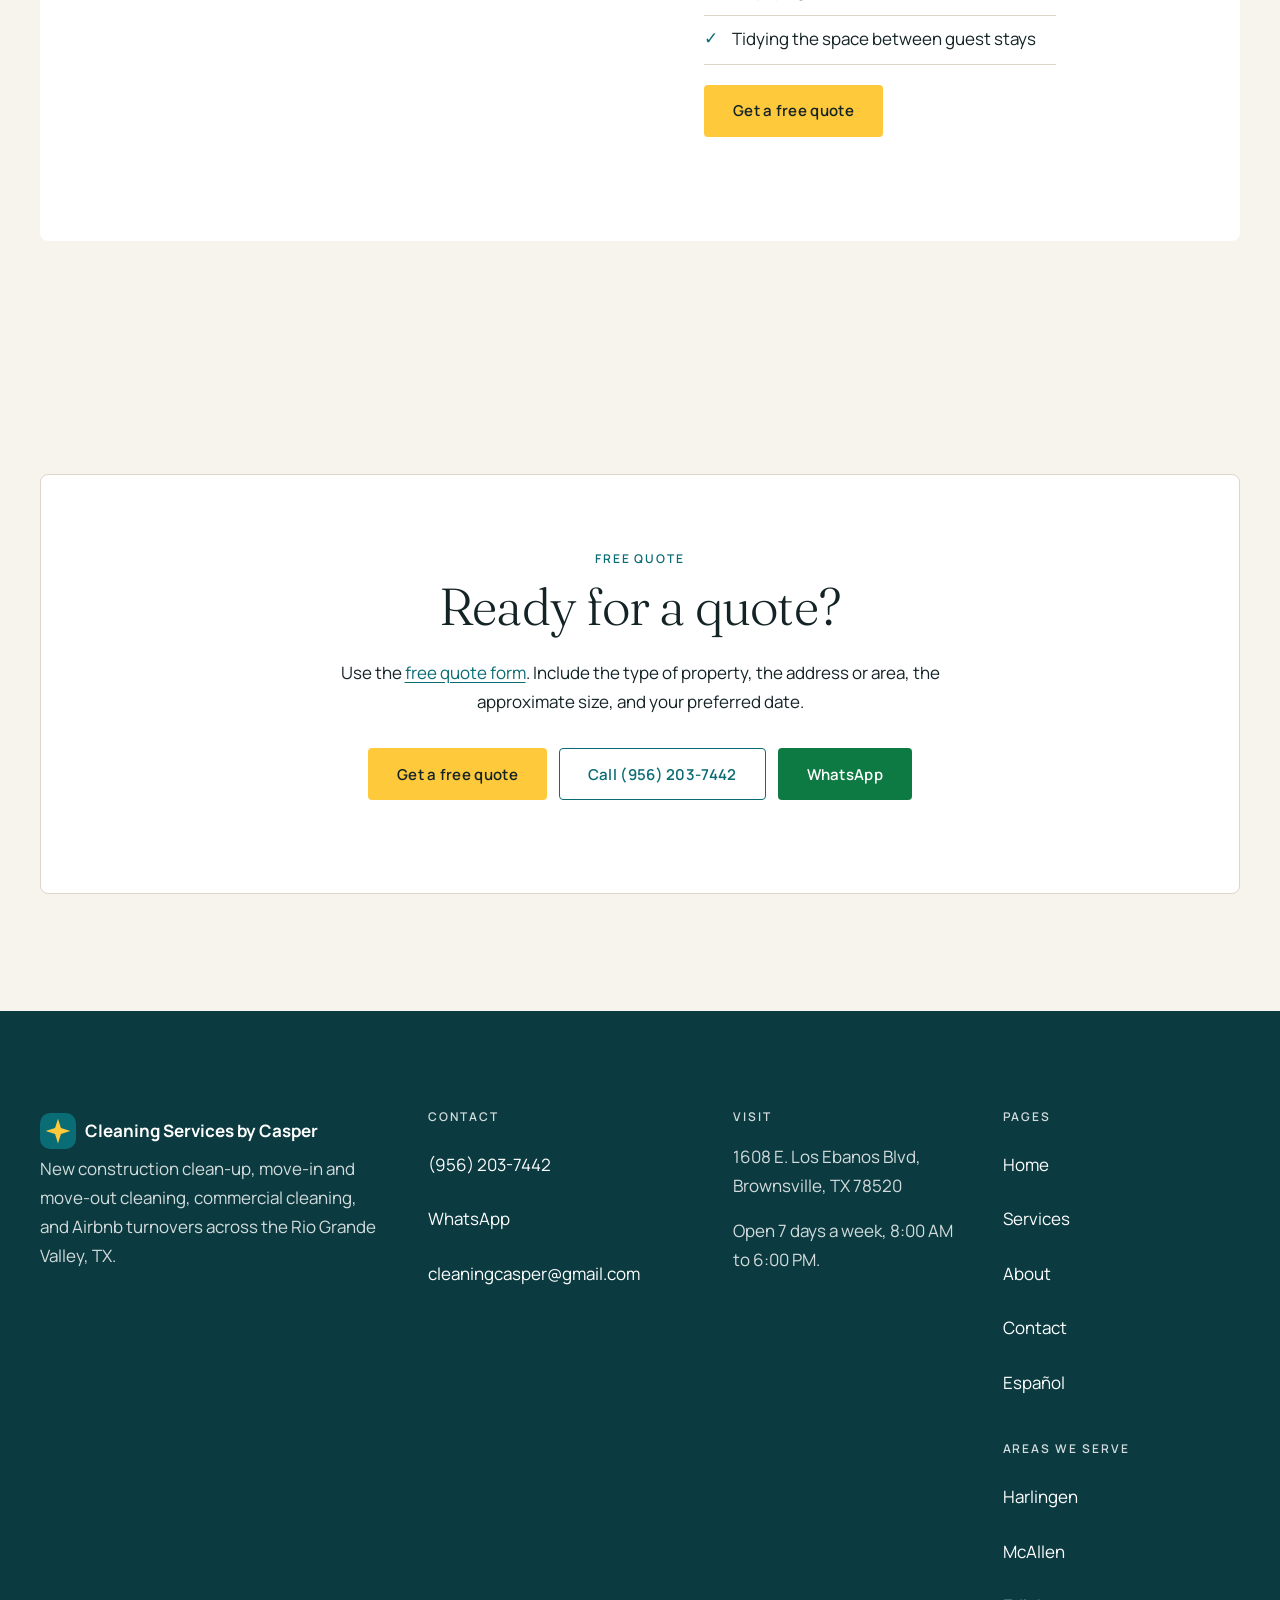
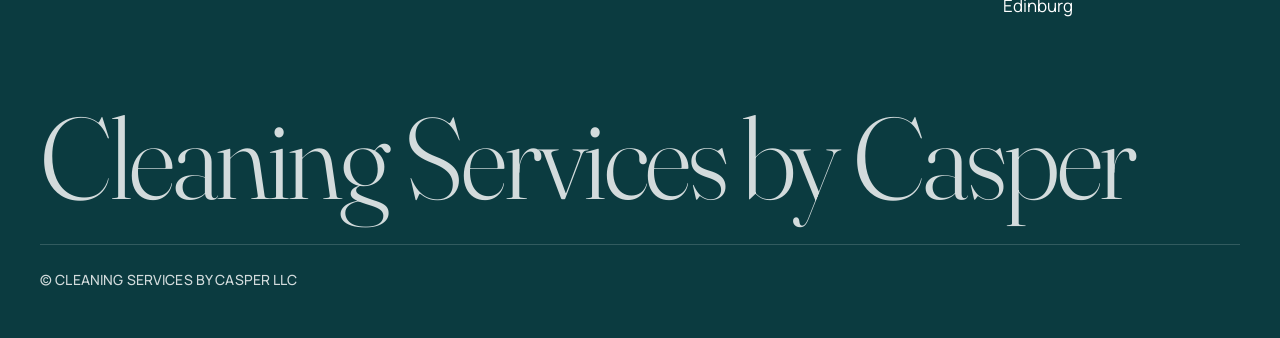
<file: services.html>
<!DOCTYPE html>
<html lang="en">
<head>
  <meta charset="utf-8">
  <meta name="viewport" content="width=device-width, initial-scale=1">
  <title>Construction, Move-Out &amp; Commercial Cleaning | RGV</title>
  <meta name="description" content="New construction clean-up, move-in/move-out, commercial, and Airbnb turnovers by Cleaning Services by Casper in Brownsville and the Rio Grande Valley.">
  <link rel="canonical" href="https://cleaningcasper.github.io/cleaning-casper-site/services.html">
  <link rel="alternate" hreflang="en" href="https://cleaningcasper.github.io/cleaning-casper-site/services.html">
  <link rel="alternate" hreflang="es" href="https://cleaningcasper.github.io/cleaning-casper-site/es/services.html">
  <link rel="alternate" hreflang="x-default" href="https://cleaningcasper.github.io/cleaning-casper-site/services.html">
  <meta property="og:title" content="Construction, Move-Out &amp; Commercial Cleaning | RGV">
  <meta property="og:description" content="New construction clean-up, move-in/move-out, commercial, and Airbnb turnovers by Cleaning Services by Casper in Brownsville and the Rio Grande Valley.">
  <meta property="og:url" content="https://cleaningcasper.github.io/cleaning-casper-site/services.html">
  <meta property="og:type" content="website">
  <meta property="og:locale" content="en_US">
  <meta property="og:locale:alternate" content="es_US">
  <meta property="og:image" content="https://cleaningcasper.github.io/cleaning-casper-site/images/hero.webp">
  <meta property="og:site_name" content="Cleaning Services by Casper">
  <meta name="twitter:card" content="summary_large_image">
  <meta name="twitter:title" content="Construction, Move-Out &amp; Commercial Cleaning | RGV">
  <meta name="twitter:description" content="New construction clean-up, move-in/move-out, commercial, and Airbnb turnovers by Cleaning Services by Casper in Brownsville and the Rio Grande Valley.">
  <meta name="twitter:image" content="https://cleaningcasper.github.io/cleaning-casper-site/images/hero.webp">
  <meta name="theme-color" content="#0B3B40">
  <link rel="icon" type="image/svg+xml" href="data:image/svg+xml,%3Csvg xmlns='http://www.w3.org/2000/svg' viewBox='0 0 32 32'%3E%3Crect width='32' height='32' rx='9' fill='%230a6c74'/%3E%3Cpath fill='%23ffc93c' d='M16 5l2.6 8.4L27 16l-8.4 2.6L16 27l-2.6-8.4L5 16l8.4-2.6z'/%3E%3C/svg%3E">
  <link rel="preconnect" href="https://fonts.googleapis.com">
  <link rel="preconnect" href="https://fonts.gstatic.com" crossorigin>
  <link rel="stylesheet" href="https://fonts.googleapis.com/css2?family=Fraunces:opsz,wght@9..144,300;9..144,400;9..144,500&family=Manrope:wght@400;500;600;700&display=swap">
  <link rel="stylesheet" href="styles.css">
  <script src="site.js" defer></script>
</head>
<body>
  <a class="skip-link" href="#main">Skip to content</a>
  <header class="site-header">
    <div class="container--wide header-inner">
      <a class="logo" href="index.html"><svg class="logo-mark" viewBox="0 0 32 32" width="36" height="36" aria-hidden="true" focusable="false"><rect width="32" height="32" rx="9" fill="#0a6c74"/><path fill="#ffc93c" d="M16 5l2.6 8.4L27 16l-8.4 2.6L16 27l-2.6-8.4L5 16l8.4-2.6z"/></svg><span>Cleaning Services <span class="logo-by">by Casper</span></span></a>
      <a class="header-lang" href="es/services.html" hreflang="es" lang="es">Español</a>
      <button class="nav-toggle" type="button" aria-expanded="false" aria-controls="site-nav"><span class="visually-hidden">Menu</span><span class="nav-toggle-bars" aria-hidden="true"></span></button>
      <nav class="site-nav" aria-label="Main">
        <ul class="nav-list" id="site-nav">
          <li><a href="index.html">Home</a></li>
          <li><a href="services.html" aria-current="page">Services</a></li>
          <li><a href="about.html">About</a></li>
          <li><a href="contact.html">Contact</a></li>
          <li class="nav-lang-item"><a class="nav-lang" href="es/services.html" hreflang="es" lang="es">Español</a></li>
          <li class="nav-cta-item"><a class="nav-cta" href="contact.html#quote">Get a free quote</a></li>
        </ul>
      </nav>
    </div>
  </header>
  <main id="main" tabindex="-1">
    <section class="page-intro">
      <div class="container">
        <p class="kicker">Services</p>
        <h1>What we clean</h1>
        <p class="lead">We offer four kinds of cleaning across the Rio Grande Valley (Texas). The lists below describe what each job generally covers. Every property is different, so the exact scope is worked out with you when you request a free quote.</p>
        <nav class="jump" aria-label="Services on this page">
          <ul>
            <li><a href="#construction">New construction clean-up</a></li>
            <li><a href="#move">Move-in / move-out cleaning</a></li>
            <li><a href="#commercial">Commercial cleaning</a></li>
            <li><a href="#airbnb">Airbnb / short-term rental cleaning</a></li>
          </ul>
        </nav>
      </div>
    </section>
    <section class="section">
      <div class="container--wide services">
      <section class="service" id="construction" aria-labelledby="construction-heading">
        <div class="service-media"><img src="images/service-construction.webp" srcset="images/service-construction-480.webp 480w, images/service-construction.webp 800w" sizes="(min-width: 64rem) 42rem, 100vw" width="800" height="533" alt="Bright new kitchen with white cabinets and wood floors in an empty home" decoding="async"></div>
        <div class="service-body">
          <span class="service-icon"><svg viewBox="0 0 24 24" width="26" height="26" fill="none" stroke="currentColor" stroke-width="2" stroke-linecap="round" stroke-linejoin="round" aria-hidden="true" focusable="false"><path d="M3 21h18"/><path d="M5 21V10l7-5 7 5v11"/><path d="M9 21v-6h6v6"/><path d="M17 3l3 3"/></svg></span>
          <h2 id="construction-heading">New construction clean-up</h2>
          <p>New construction clean-up is for a space after building or remodeling work. It typically covers removing leftover dust and debris and cleaning surfaces.</p>
          <h3>Typically includes</h3>
          <ul class="checklist">
            <li>Removing construction dust from floors, surfaces, and fixtures</li>
            <li>Picking up leftover debris, scraps, and packaging</li>
            <li>Wiping counters, cabinets, and other hard surfaces</li>
            <li>Cleaning kitchen and bathroom areas</li>
            <li>Vacuuming and mopping floors</li>
            <li>Cleaning interior glass and window sills</li>
          </ul>
          <p class="service-actions"><a class="button button-sun" href="contact.html#quote">Get a free quote<span class="visually-hidden"> for New construction clean-up</span></a></p>
        </div>
      </section>
      <section class="service" id="move" aria-labelledby="move-heading">
        <div class="service-media"><img src="images/service-move.webp" srcset="images/service-move-480.webp 480w, images/service-move.webp 800w" sizes="(min-width: 64rem) 42rem, 100vw" width="800" height="533" alt="Empty room with white walls and light wood floors" loading="lazy" decoding="async"></div>
        <div class="service-body">
          <span class="service-icon"><svg viewBox="0 0 24 24" width="26" height="26" fill="none" stroke="currentColor" stroke-width="2" stroke-linecap="round" stroke-linejoin="round" aria-hidden="true" focusable="false"><path d="M3 8l9-5 9 5v8l-9 5-9-5z"/><path d="M3 8l9 5 9-5"/><path d="M12 13v8"/></svg></span>
          <h2 id="move-heading">Move-in / move-out cleaning</h2>
          <p>Move-in and move-out cleaning is for a home or unit when someone is moving in or moving out. It is usually done when the rooms are empty or nearly empty.</p>
          <h3>Typically includes</h3>
          <ul class="checklist">
            <li>Dusting and wiping surfaces, shelves, and baseboards</li>
            <li>Cleaning inside empty cabinets, drawers, and closets</li>
            <li>Cleaning kitchens, including counters, sinks, and appliance exteriors</li>
            <li>Cleaning bathrooms, including fixtures, sinks, and floors</li>
            <li>Vacuuming and mopping floors</li>
            <li>Removing leftover dust and debris</li>
          </ul>
          <p class="service-actions"><a class="button button-sun" href="contact.html#quote">Get a free quote<span class="visually-hidden"> for Move-in / move-out cleaning</span></a></p>
        </div>
      </section>
      <section class="service" id="commercial" aria-labelledby="commercial-heading">
        <div class="service-media"><img src="images/service-commercial.webp" srcset="images/service-commercial-480.webp 480w, images/service-commercial.webp 800w" sizes="(min-width: 64rem) 42rem, 100vw" width="800" height="533" alt="Open office lounge with tables, stools, and a light tiled floor" loading="lazy" decoding="async"></div>
        <div class="service-body">
          <span class="service-icon"><svg viewBox="0 0 24 24" width="26" height="26" fill="none" stroke="currentColor" stroke-width="2" stroke-linecap="round" stroke-linejoin="round" aria-hidden="true" focusable="false"><rect x="4" y="3" width="16" height="18" rx="1"/><path d="M9 7h1M14 7h1M9 11h1M14 11h1M9 15h1M14 15h1"/><path d="M10 21v-3h4v3"/></svg></span>
          <h2 id="commercial-heading">Commercial cleaning</h2>
          <p>Commercial cleaning is for offices and other business spaces. A visit typically covers routine cleaning of the areas you ask us to handle.</p>
          <h3>Typically includes</h3>
          <ul class="checklist">
            <li>Dusting and wiping desks, counters, and other surfaces</li>
            <li>Cleaning restrooms</li>
            <li>Vacuuming and mopping floors</li>
            <li>Emptying trash bins</li>
            <li>Cleaning interior glass at entries and partitions</li>
            <li>Cleaning break areas and kitchenettes, such as counters and sinks</li>
          </ul>
          <p class="service-actions"><a class="button button-sun" href="contact.html#quote">Get a free quote<span class="visually-hidden"> for Commercial cleaning</span></a></p>
        </div>
      </section>
      <section class="service" id="airbnb" aria-labelledby="airbnb-heading">
        <div class="service-media"><img src="images/service-airbnb.webp" srcset="images/service-airbnb-480.webp 480w, images/service-airbnb.webp 800w" sizes="(min-width: 64rem) 42rem, 100vw" width="800" height="533" alt="Made bed with white linens and folded towels next to a window" loading="lazy" decoding="async"></div>
        <div class="service-body">
          <span class="service-icon"><svg viewBox="0 0 24 24" width="26" height="26" fill="none" stroke="currentColor" stroke-width="2" stroke-linecap="round" stroke-linejoin="round" aria-hidden="true" focusable="false"><path d="M3 18V7"/><path d="M3 14h18v4"/><path d="M21 14v-3a3 3 0 0 0-3-3h-7v6"/><circle cx="7" cy="11" r="2"/></svg></span>
          <h2 id="airbnb-heading">Airbnb / short-term rental cleaning (turnovers)</h2>
          <p>Short-term rental cleaning covers turnovers: cleaning the rental between one guest stay and the next.</p>
          <h3>Typically includes</h3>
          <ul class="checklist">
            <li>Cleaning kitchens, including counters, sinks, and appliance exteriors</li>
            <li>Cleaning bathrooms, including fixtures and floors</li>
            <li>Dusting and wiping surfaces throughout the rental</li>
            <li>Vacuuming and mopping floors</li>
            <li>Emptying trash</li>
            <li>Tidying the space between guest stays</li>
          </ul>
          <p class="service-actions"><a class="button button-sun" href="contact.html#quote">Get a free quote<span class="visually-hidden"> for Airbnb / short-term rental cleaning</span></a></p>
        </div>
      </section>
      </div>
    </section>
    <section class="section cta-wrap" aria-labelledby="quote-heading">
      <div class="container">
        <div class="cta-band">
          <p class="eyebrow">Free quote</p>
          <h2 id="quote-heading">Ready for a quote?</h2>
          <p>Use the <a href="contact.html#quote">free quote form</a>. Include the type of property, the address or area, the approximate size, and your preferred date.</p>
          <p class="actions">
            <a class="button button-sun" href="contact.html#quote">Get a free quote</a>
            <a class="button button-outline" href="tel:+19562037442">Call (956) 203-7442</a>
            <a class="button button-wa" href="https://wa.me/19562037442?text=Hi%2C%20I%27d%20like%20a%20cleaning%20quote.">WhatsApp</a>
          </p>
        </div>
      </div>
    </section>
  </main>
  <footer class="site-footer">
    <div class="container">
      <div class="footer-grid">
        <div>
          <a class="logo" href="index.html"><svg class="logo-mark" viewBox="0 0 32 32" width="36" height="36" aria-hidden="true" focusable="false"><rect width="32" height="32" rx="9" fill="#0a6c74"/><path fill="#ffc93c" d="M16 5l2.6 8.4L27 16l-8.4 2.6L16 27l-2.6-8.4L5 16l8.4-2.6z"/></svg><span>Cleaning Services <span class="logo-by">by Casper</span></span></a>
          <p>New construction clean-up, move-in and move-out cleaning, commercial cleaning, and Airbnb turnovers across the Rio Grande Valley, TX.</p>
        </div>
        <div>
          <p class="footer-title">Contact</p>
          <ul>
            <li><a href="tel:+19562037442">(956) 203-7442</a></li>
            <li><a href="https://wa.me/19562037442?text=Hi%2C%20I%27d%20like%20a%20cleaning%20quote.">WhatsApp</a></li>
            <li><a href="mailto:cleaningcasper@gmail.com">cleaningcasper@gmail.com</a></li>
          </ul>
        </div>
        <div>
          <p class="footer-title">Visit</p>
          <address>
            <p>1608 E. Los Ebanos Blvd, Brownsville, TX 78520</p>
            <p>Open 7 days a week, 8:00 AM to 6:00 PM.</p>
          </address>
        </div>
        <div>
          <p class="footer-title">Pages</p>
          <ul>
            <li><a href="index.html">Home</a></li>
            <li><a href="services.html">Services</a></li>
            <li><a href="about.html">About</a></li>
            <li><a href="contact.html">Contact</a></li>
            <li><a href="es/services.html" hreflang="es" lang="es">Español</a></li>
          </ul>
        </div>
        <div>
          <p class="footer-title">Areas we serve</p>
          <ul>
            <li><a href="harlingen.html">Harlingen</a></li>
            <li><a href="mcallen.html">McAllen</a></li>
            <li><a href="edinburg.html">Edinburg</a></li>
          </ul>
        </div>
      </div>
      <p class="footer-wordmark" aria-hidden="true">Cleaning Services by Casper</p>
      <p class="legal">&copy; CLEANING SERVICES BY CASPER LLC</p>
    </div>
  </footer>
  <nav class="action-bar" aria-label="Quick contact">
    <a href="tel:+19562037442"><svg viewBox="0 0 24 24" width="18" height="18" fill="none" stroke="currentColor" stroke-width="2" stroke-linecap="round" stroke-linejoin="round" aria-hidden="true" focusable="false"><path d="M22 16.9v3a2 2 0 0 1-2.2 2 19.8 19.8 0 0 1-8.6-3.1 19.5 19.5 0 0 1-6-6 19.8 19.8 0 0 1-3.1-8.7A2 2 0 0 1 4 2h3a2 2 0 0 1 2 1.7c.1.9.3 1.8.6 2.6a2 2 0 0 1-.5 2.1L8 9.9a16 16 0 0 0 6 6l1.5-1.1a2 2 0 0 1 2.1-.5c.8.3 1.7.5 2.6.6a2 2 0 0 1 1.8 2z"/></svg>Call</a>
    <a href="https://wa.me/19562037442?text=Hi%2C%20I%27d%20like%20a%20cleaning%20quote."><svg viewBox="0 0 24 24" width="18" height="18" fill="none" stroke="currentColor" stroke-width="2" stroke-linecap="round" stroke-linejoin="round" aria-hidden="true" focusable="false"><path d="M4 20l1.5-4A8 8 0 1 1 9 19.3z"/><path d="M9 10h6M9 13h4"/></svg>WhatsApp</a>
    <a class="action-bar-cta" href="contact.html#quote">Get a free quote</a>
  </nav>
  <a class="wa-float" href="https://wa.me/19562037442?text=Hi%2C%20I%27d%20like%20a%20cleaning%20quote." aria-label="Chat with us on WhatsApp"><svg viewBox="0 0 24 24" width="26" height="26" fill="none" stroke="currentColor" stroke-width="2" stroke-linecap="round" stroke-linejoin="round" aria-hidden="true" focusable="false"><path d="M4 20l1.5-4A8 8 0 1 1 9 19.3z"/><path d="M9 10h6M9 13h4"/></svg></a>
</body>
</html>
</file>
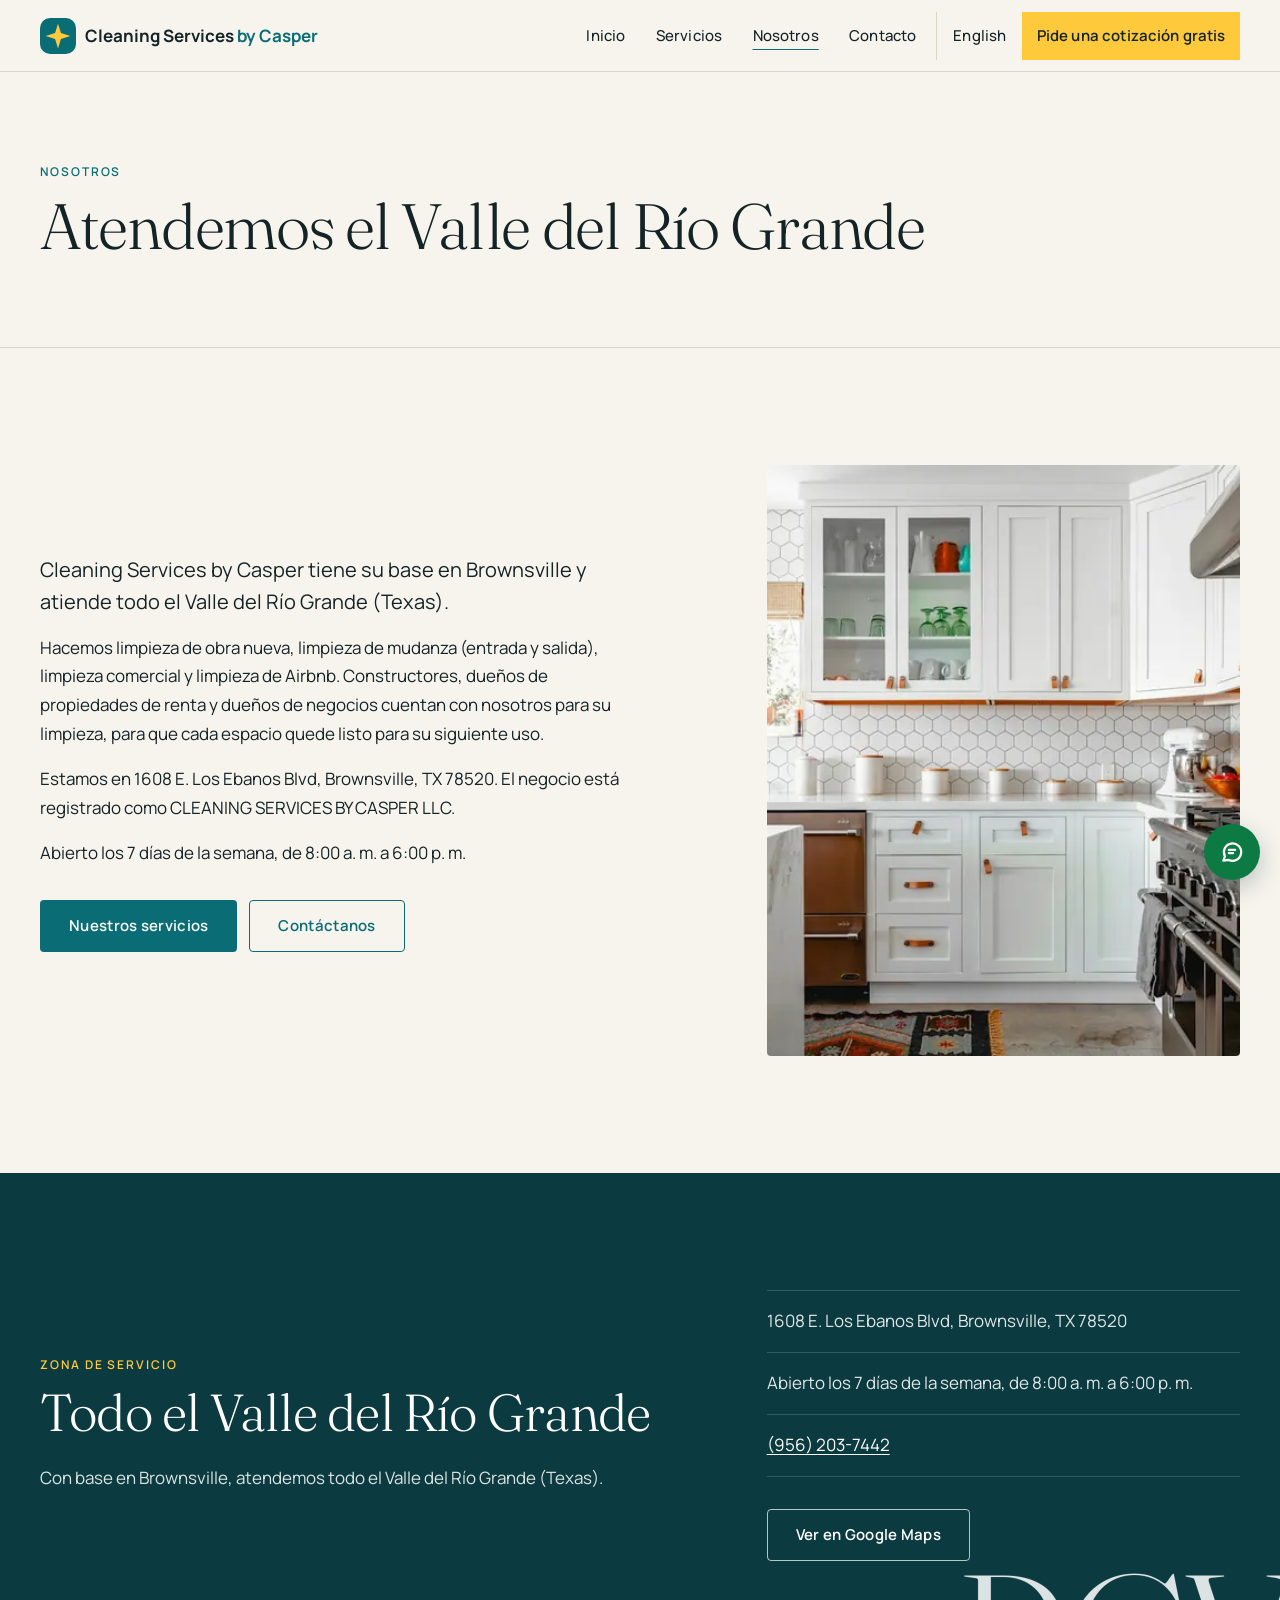
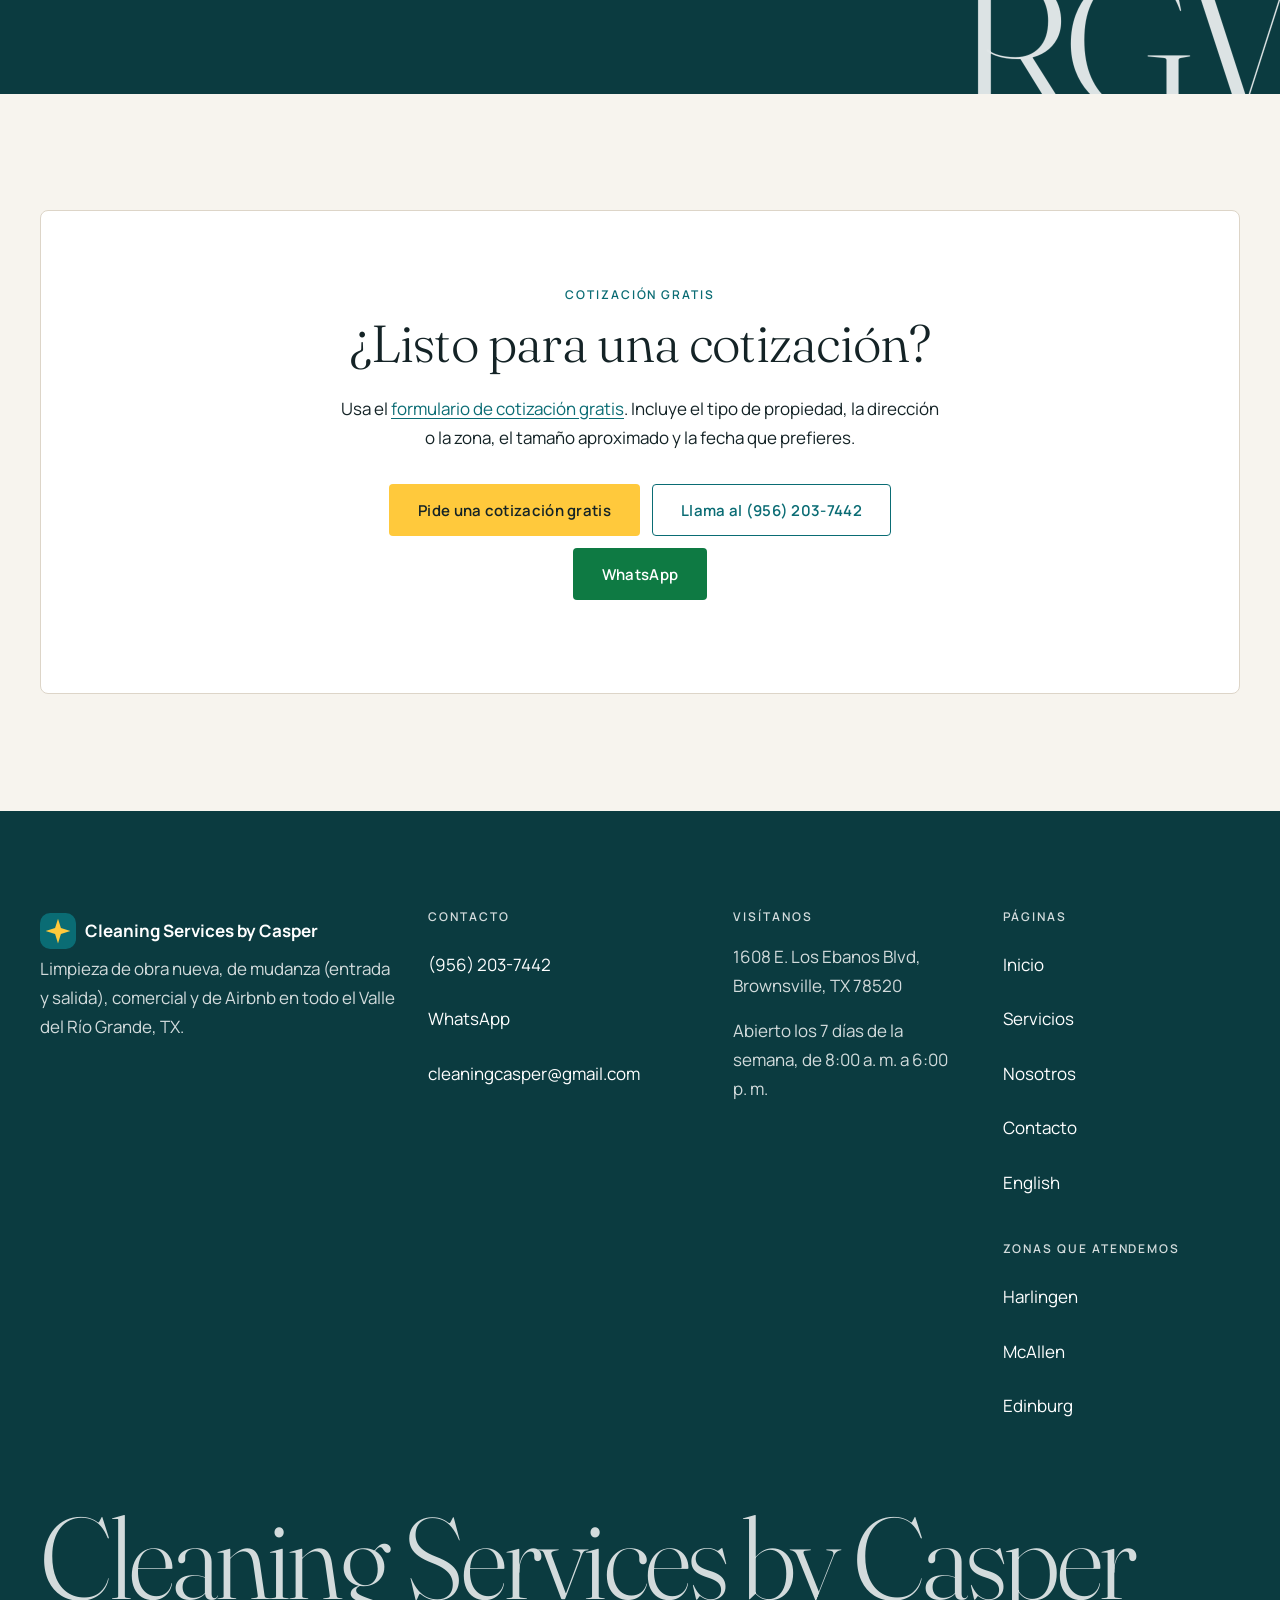
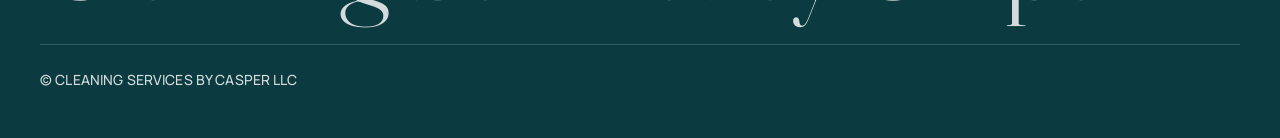
<file: es/about.html>
<!DOCTYPE html>
<html lang="es">
<head>
  <meta charset="utf-8">
  <meta name="viewport" content="width=device-width, initial-scale=1">
  <title>Cleaning Services by Casper en Brownsville, TX</title>
  <meta name="description" content="Cleaning Services by Casper tiene su base en Brownsville, TX y atiende el Valle del Río Grande con limpieza de obra, mudanza, comercial y Airbnb.">
  <link rel="canonical" href="https://cleaningcasper.github.io/cleaning-casper-site/es/about.html">
  <link rel="alternate" hreflang="en" href="https://cleaningcasper.github.io/cleaning-casper-site/about.html">
  <link rel="alternate" hreflang="es" href="https://cleaningcasper.github.io/cleaning-casper-site/es/about.html">
  <link rel="alternate" hreflang="x-default" href="https://cleaningcasper.github.io/cleaning-casper-site/about.html">
  <meta property="og:title" content="Cleaning Services by Casper en Brownsville, TX">
  <meta property="og:description" content="Cleaning Services by Casper tiene su base en Brownsville, TX y atiende el Valle del Río Grande con limpieza de obra, mudanza, comercial y Airbnb.">
  <meta property="og:url" content="https://cleaningcasper.github.io/cleaning-casper-site/es/about.html">
  <meta property="og:type" content="website">
  <meta property="og:locale" content="es_US">
  <meta property="og:locale:alternate" content="en_US">
  <meta property="og:image" content="https://cleaningcasper.github.io/cleaning-casper-site/images/hero.webp">
  <meta property="og:site_name" content="Cleaning Services by Casper">
  <meta name="twitter:card" content="summary_large_image">
  <meta name="twitter:title" content="Cleaning Services by Casper en Brownsville, TX">
  <meta name="twitter:description" content="Cleaning Services by Casper tiene su base en Brownsville, TX y atiende el Valle del Río Grande con limpieza de obra, mudanza, comercial y Airbnb.">
  <meta name="twitter:image" content="https://cleaningcasper.github.io/cleaning-casper-site/images/hero.webp">
  <meta name="theme-color" content="#0B3B40">
  <link rel="icon" type="image/svg+xml" href="data:image/svg+xml,%3Csvg xmlns='http://www.w3.org/2000/svg' viewBox='0 0 32 32'%3E%3Crect width='32' height='32' rx='9' fill='%230a6c74'/%3E%3Cpath fill='%23ffc93c' d='M16 5l2.6 8.4L27 16l-8.4 2.6L16 27l-2.6-8.4L5 16l8.4-2.6z'/%3E%3C/svg%3E">
  <link rel="preconnect" href="https://fonts.googleapis.com">
  <link rel="preconnect" href="https://fonts.gstatic.com" crossorigin>
  <link rel="stylesheet" href="https://fonts.googleapis.com/css2?family=Fraunces:opsz,wght@9..144,300;9..144,400;9..144,500&family=Manrope:wght@400;500;600;700&display=swap">
  <link rel="stylesheet" href="../styles.css">
  <script src="../site.js" defer></script>
</head>
<body>
  <a class="skip-link" href="#main">Saltar al contenido</a>
  <header class="site-header">
    <div class="container--wide header-inner">
      <a class="logo" href="index.html"><svg class="logo-mark" viewBox="0 0 32 32" width="36" height="36" aria-hidden="true" focusable="false"><rect width="32" height="32" rx="9" fill="#0a6c74"/><path fill="#ffc93c" d="M16 5l2.6 8.4L27 16l-8.4 2.6L16 27l-2.6-8.4L5 16l8.4-2.6z"/></svg><span>Cleaning Services <span class="logo-by">by Casper</span></span></a>
      <a class="header-lang" href="../about.html" hreflang="en" lang="en">English</a>
      <button class="nav-toggle" type="button" aria-expanded="false" aria-controls="site-nav"><span class="visually-hidden">Menú</span><span class="nav-toggle-bars" aria-hidden="true"></span></button>
      <nav class="site-nav" aria-label="Principal">
        <ul class="nav-list" id="site-nav">
          <li><a href="index.html">Inicio</a></li>
          <li><a href="services.html">Servicios</a></li>
          <li><a href="about.html" aria-current="page">Nosotros</a></li>
          <li><a href="contact.html">Contacto</a></li>
          <li class="nav-lang-item"><a class="nav-lang" href="../about.html" hreflang="en" lang="en">English</a></li>
          <li class="nav-cta-item"><a class="nav-cta" href="contact.html#quote">Pide una cotización gratis</a></li>
        </ul>
      </nav>
    </div>
  </header>
  <main id="main" tabindex="-1">
    <section class="page-intro">
      <div class="container">
        <p class="kicker">Nosotros</p>
        <h1>Atendemos el Valle del Río Grande</h1>
      </div>
    </section>
    <section class="section">
      <div class="container about-grid">
        <div class="about-text">
          <p class="lead">Cleaning Services by Casper tiene su base en Brownsville y atiende todo el Valle del Río Grande (Texas).</p>
          <p>Hacemos limpieza de obra nueva, limpieza de mudanza (entrada y salida), limpieza comercial y limpieza de Airbnb. Constructores, dueños de propiedades de renta y dueños de negocios cuentan con nosotros para su limpieza, para que cada espacio quede listo para su siguiente uso.</p>
          <p>Estamos en 1608 E. Los Ebanos Blvd, Brownsville, TX 78520. El negocio está registrado como CLEANING SERVICES BY CASPER LLC.</p>
          <p>Abierto los 7 días de la semana, de 8:00 a. m. a 6:00 p. m.</p>
          <p class="actions"><a class="button" href="services.html">Nuestros servicios</a> <a class="button button-outline" href="contact.html">Contáctanos</a></p>
        </div>
        <div class="about-media"><img src="../images/about.webp" srcset="../images/about-480.webp 480w, ../images/about.webp 800w" sizes="(min-width: 64rem) 34rem, 100vw" width="800" height="533" alt="Cocina iluminada con gabinetes blancos, paredes de loseta y cubierta de mármol" decoding="async"></div>
      </div>
    </section>
    <section class="area-band" aria-labelledby="area-heading">
      <p class="area-mark" aria-hidden="true">RGV</p>
      <div class="container area-grid">
        <div>
          <p class="eyebrow">Zona de servicio</p>
          <h2 id="area-heading">Todo el Valle del Río Grande</h2>
          <p>Con base en Brownsville, atendemos todo el Valle del Río Grande (Texas).</p>
        </div>
        <address>
          <ul class="area-list">
            <li>1608 E. Los Ebanos Blvd, Brownsville, TX 78520</li>
            <li>Abierto los 7 días de la semana, de 8:00 a. m. a 6:00 p. m.</li>
            <li><a href="tel:+19562037442">(956) 203-7442</a></li>
            <li><a class="button button-ghost" href="https://www.google.com/maps/search/?api=1&amp;query=1608+E.+Los+Ebanos+Blvd+Brownsville+TX+78520">Ver en Google Maps</a></li>
          </ul>
        </address>
      </div>
    </section>
    <section class="section cta-wrap" aria-labelledby="quote-heading">
      <div class="container">
        <div class="cta-band">
          <p class="eyebrow">Cotización gratis</p>
          <h2 id="quote-heading">¿Listo para una cotización?</h2>
          <p>Usa el <a href="contact.html#quote">formulario de cotización gratis</a>. Incluye el tipo de propiedad, la dirección o la zona, el tamaño aproximado y la fecha que prefieres.</p>
          <p class="actions">
            <a class="button button-sun" href="contact.html#quote">Pide una cotización gratis</a>
            <a class="button button-outline" href="tel:+19562037442">Llama al (956) 203-7442</a>
            <a class="button button-wa" href="https://wa.me/19562037442?text=Hola%2C%20quisiera%20una%20cotizaci%C3%B3n%20de%20limpieza.">WhatsApp</a>
          </p>
        </div>
      </div>
    </section>
  </main>
  <footer class="site-footer">
    <div class="container">
      <div class="footer-grid">
        <div>
          <a class="logo" href="index.html"><svg class="logo-mark" viewBox="0 0 32 32" width="36" height="36" aria-hidden="true" focusable="false"><rect width="32" height="32" rx="9" fill="#0a6c74"/><path fill="#ffc93c" d="M16 5l2.6 8.4L27 16l-8.4 2.6L16 27l-2.6-8.4L5 16l8.4-2.6z"/></svg><span>Cleaning Services <span class="logo-by">by Casper</span></span></a>
          <p>Limpieza de obra nueva, de mudanza (entrada y salida), comercial y de Airbnb en todo el Valle del Río Grande, TX.</p>
        </div>
        <div>
          <p class="footer-title">Contacto</p>
          <ul>
            <li><a href="tel:+19562037442">(956) 203-7442</a></li>
            <li><a href="https://wa.me/19562037442?text=Hola%2C%20quisiera%20una%20cotizaci%C3%B3n%20de%20limpieza.">WhatsApp</a></li>
            <li><a href="mailto:cleaningcasper@gmail.com">cleaningcasper@gmail.com</a></li>
          </ul>
        </div>
        <div>
          <p class="footer-title">Visítanos</p>
          <address>
            <p>1608 E. Los Ebanos Blvd, Brownsville, TX 78520</p>
            <p>Abierto los 7 días de la semana, de 8:00 a. m. a 6:00 p. m.</p>
          </address>
        </div>
        <div>
          <p class="footer-title">Páginas</p>
          <ul>
            <li><a href="index.html">Inicio</a></li>
            <li><a href="services.html">Servicios</a></li>
            <li><a href="about.html">Nosotros</a></li>
            <li><a href="contact.html">Contacto</a></li>
            <li><a href="../about.html" hreflang="en" lang="en">English</a></li>
          </ul>
        </div>
        <div>
          <p class="footer-title">Zonas que atendemos</p>
          <ul>
            <li><a href="harlingen.html">Harlingen</a></li>
            <li><a href="mcallen.html">McAllen</a></li>
            <li><a href="edinburg.html">Edinburg</a></li>
          </ul>
        </div>
      </div>
      <p class="footer-wordmark" aria-hidden="true">Cleaning Services by Casper</p>
      <p class="legal">&copy; CLEANING SERVICES BY CASPER LLC</p>
    </div>
  </footer>
  <nav class="action-bar" aria-label="Contacto rápido">
    <a href="tel:+19562037442"><svg viewBox="0 0 24 24" width="18" height="18" fill="none" stroke="currentColor" stroke-width="2" stroke-linecap="round" stroke-linejoin="round" aria-hidden="true" focusable="false"><path d="M22 16.9v3a2 2 0 0 1-2.2 2 19.8 19.8 0 0 1-8.6-3.1 19.5 19.5 0 0 1-6-6 19.8 19.8 0 0 1-3.1-8.7A2 2 0 0 1 4 2h3a2 2 0 0 1 2 1.7c.1.9.3 1.8.6 2.6a2 2 0 0 1-.5 2.1L8 9.9a16 16 0 0 0 6 6l1.5-1.1a2 2 0 0 1 2.1-.5c.8.3 1.7.5 2.6.6a2 2 0 0 1 1.8 2z"/></svg>Llamar</a>
    <a href="https://wa.me/19562037442?text=Hola%2C%20quisiera%20una%20cotizaci%C3%B3n%20de%20limpieza."><svg viewBox="0 0 24 24" width="18" height="18" fill="none" stroke="currentColor" stroke-width="2" stroke-linecap="round" stroke-linejoin="round" aria-hidden="true" focusable="false"><path d="M4 20l1.5-4A8 8 0 1 1 9 19.3z"/><path d="M9 10h6M9 13h4"/></svg>WhatsApp</a>
    <a class="action-bar-cta" href="contact.html#quote">Pide una cotización gratis</a>
  </nav>
  <a class="wa-float" href="https://wa.me/19562037442?text=Hola%2C%20quisiera%20una%20cotizaci%C3%B3n%20de%20limpieza." aria-label="Escríbenos por WhatsApp"><svg viewBox="0 0 24 24" width="26" height="26" fill="none" stroke="currentColor" stroke-width="2" stroke-linecap="round" stroke-linejoin="round" aria-hidden="true" focusable="false"><path d="M4 20l1.5-4A8 8 0 1 1 9 19.3z"/><path d="M9 10h6M9 13h4"/></svg></a>
</body>
</html>
</file>
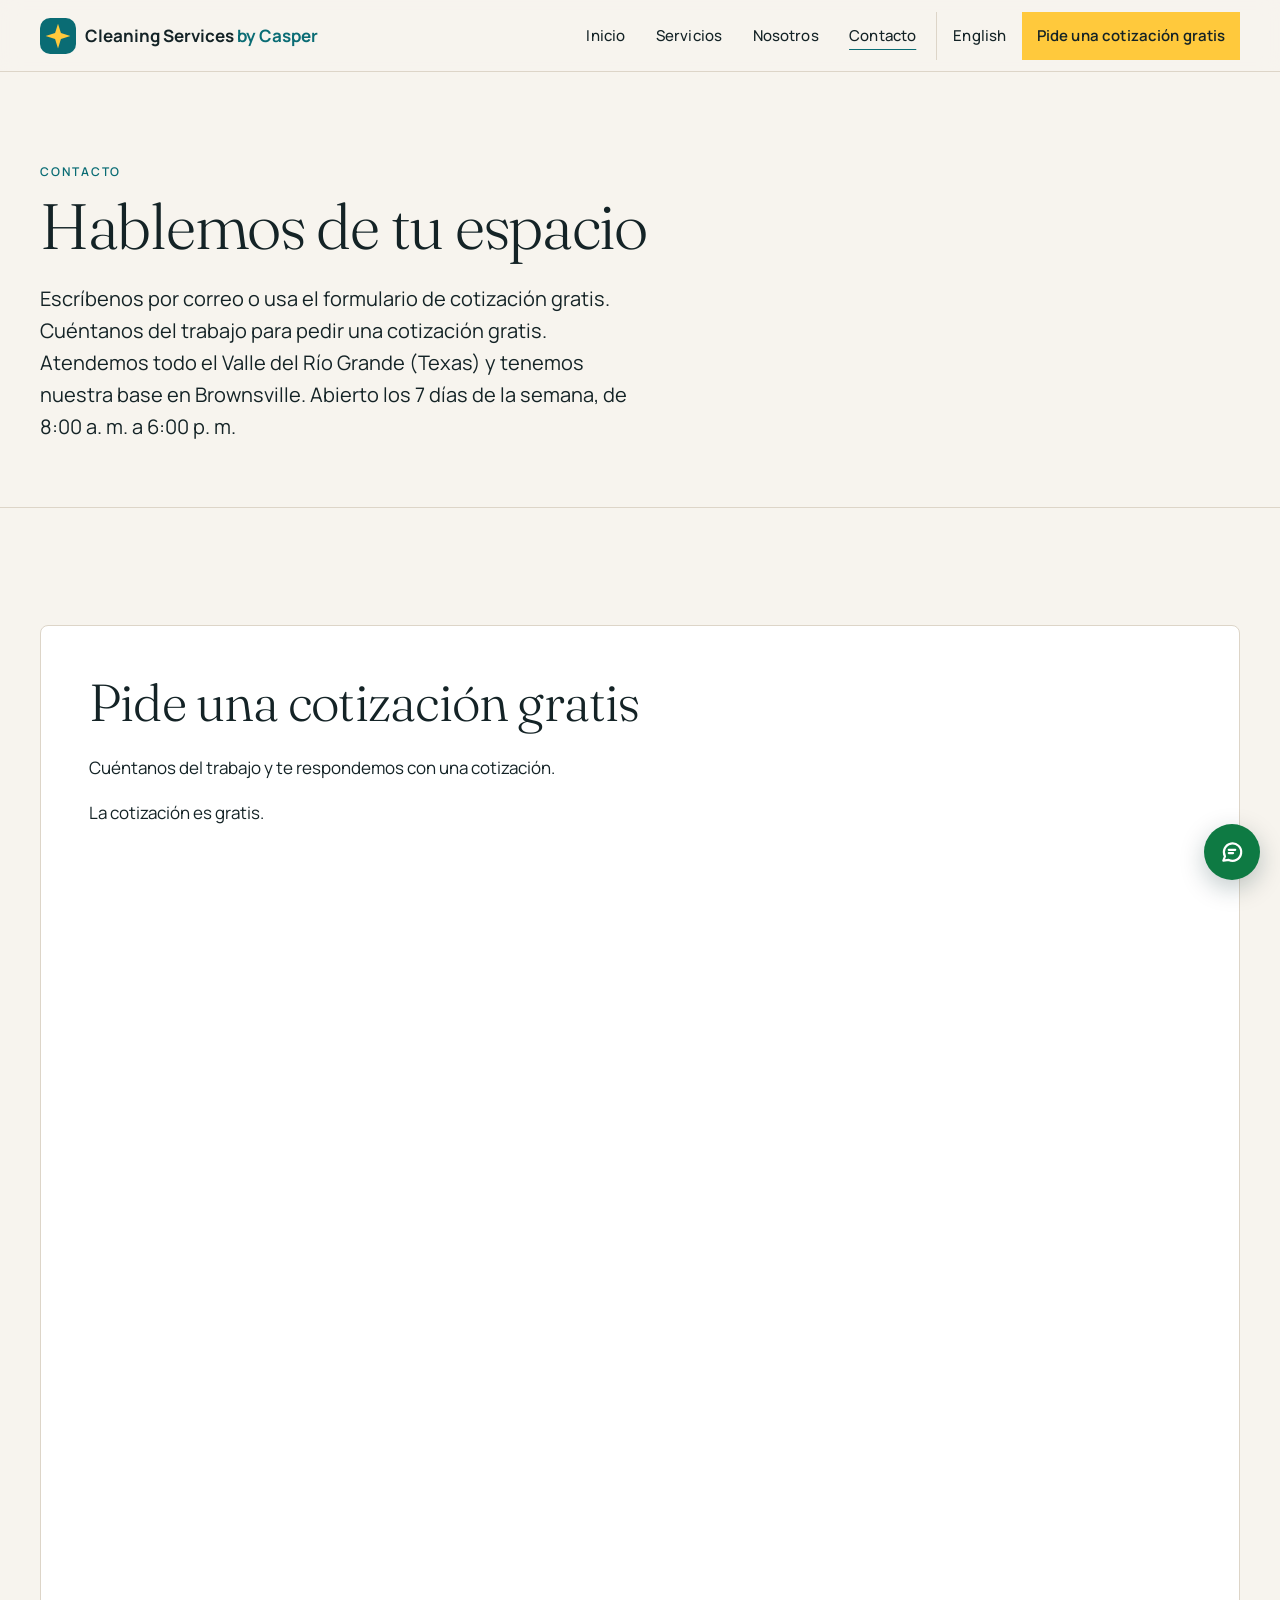
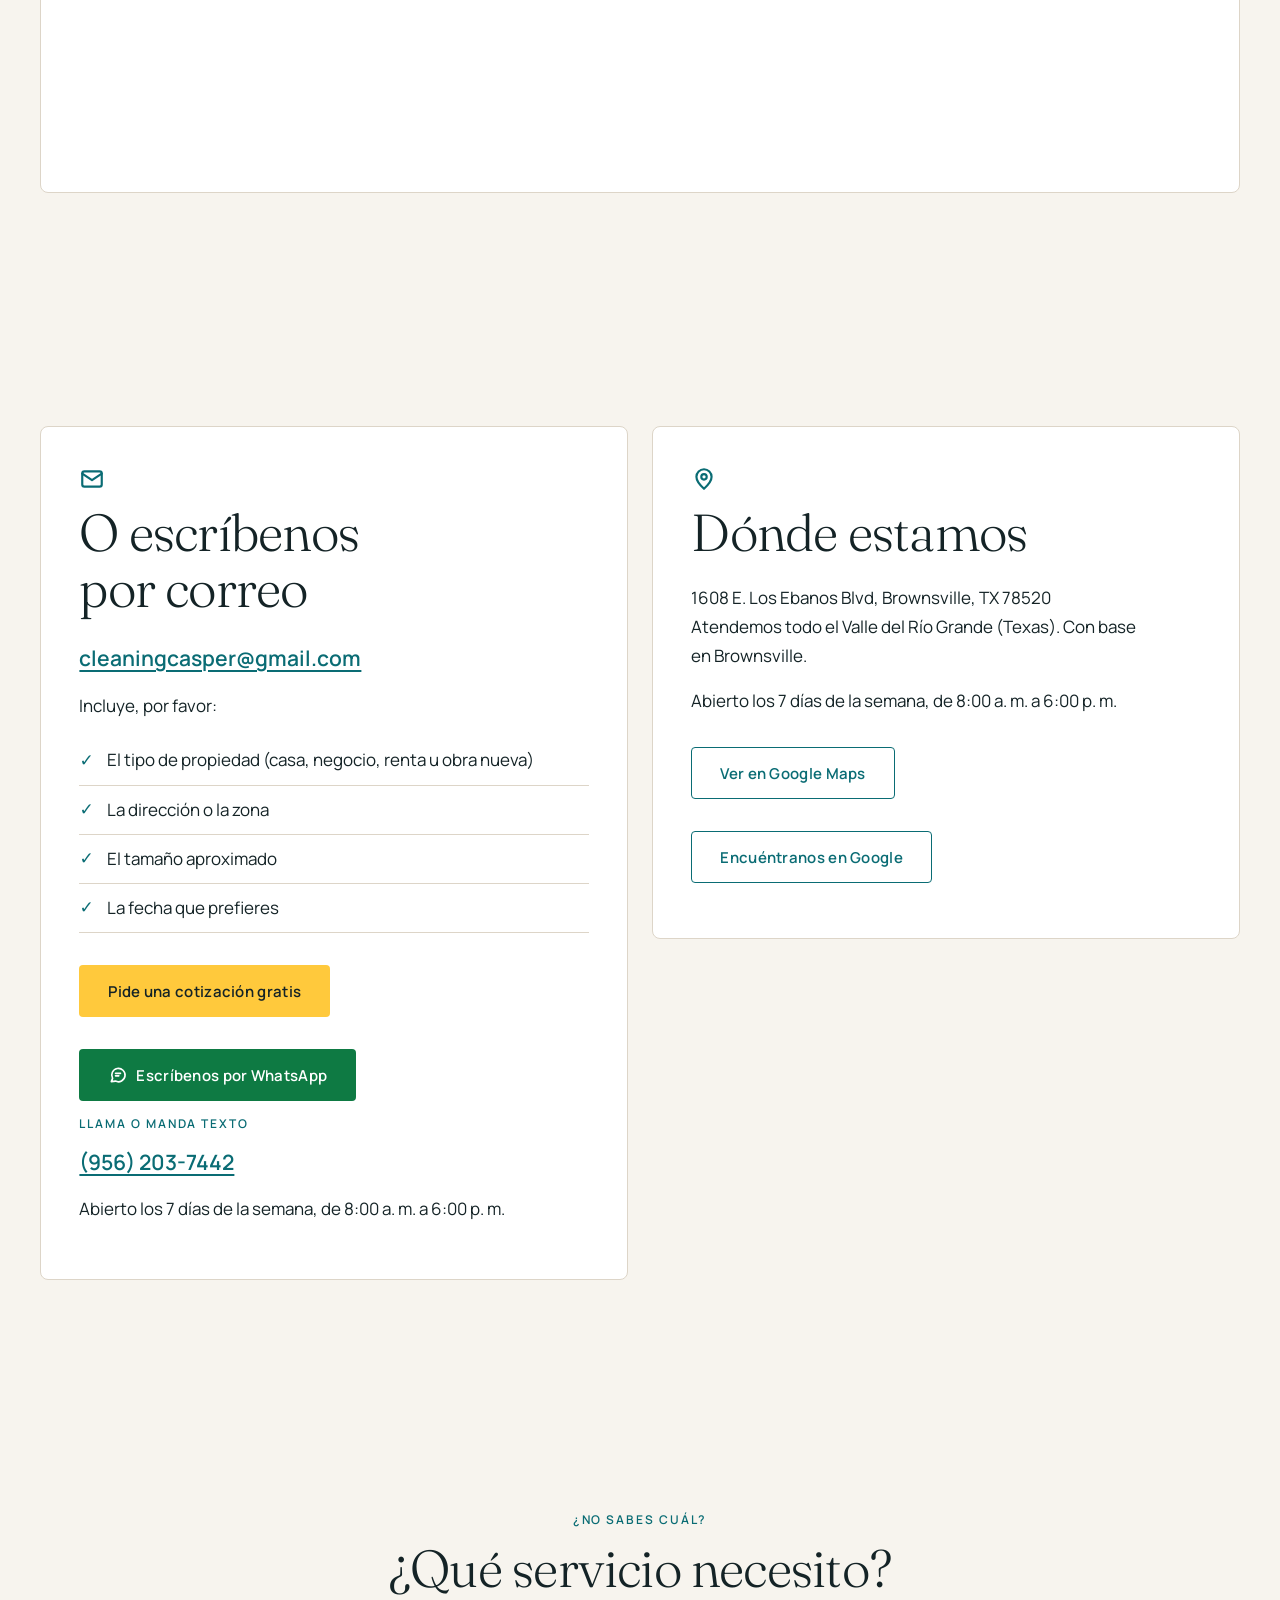
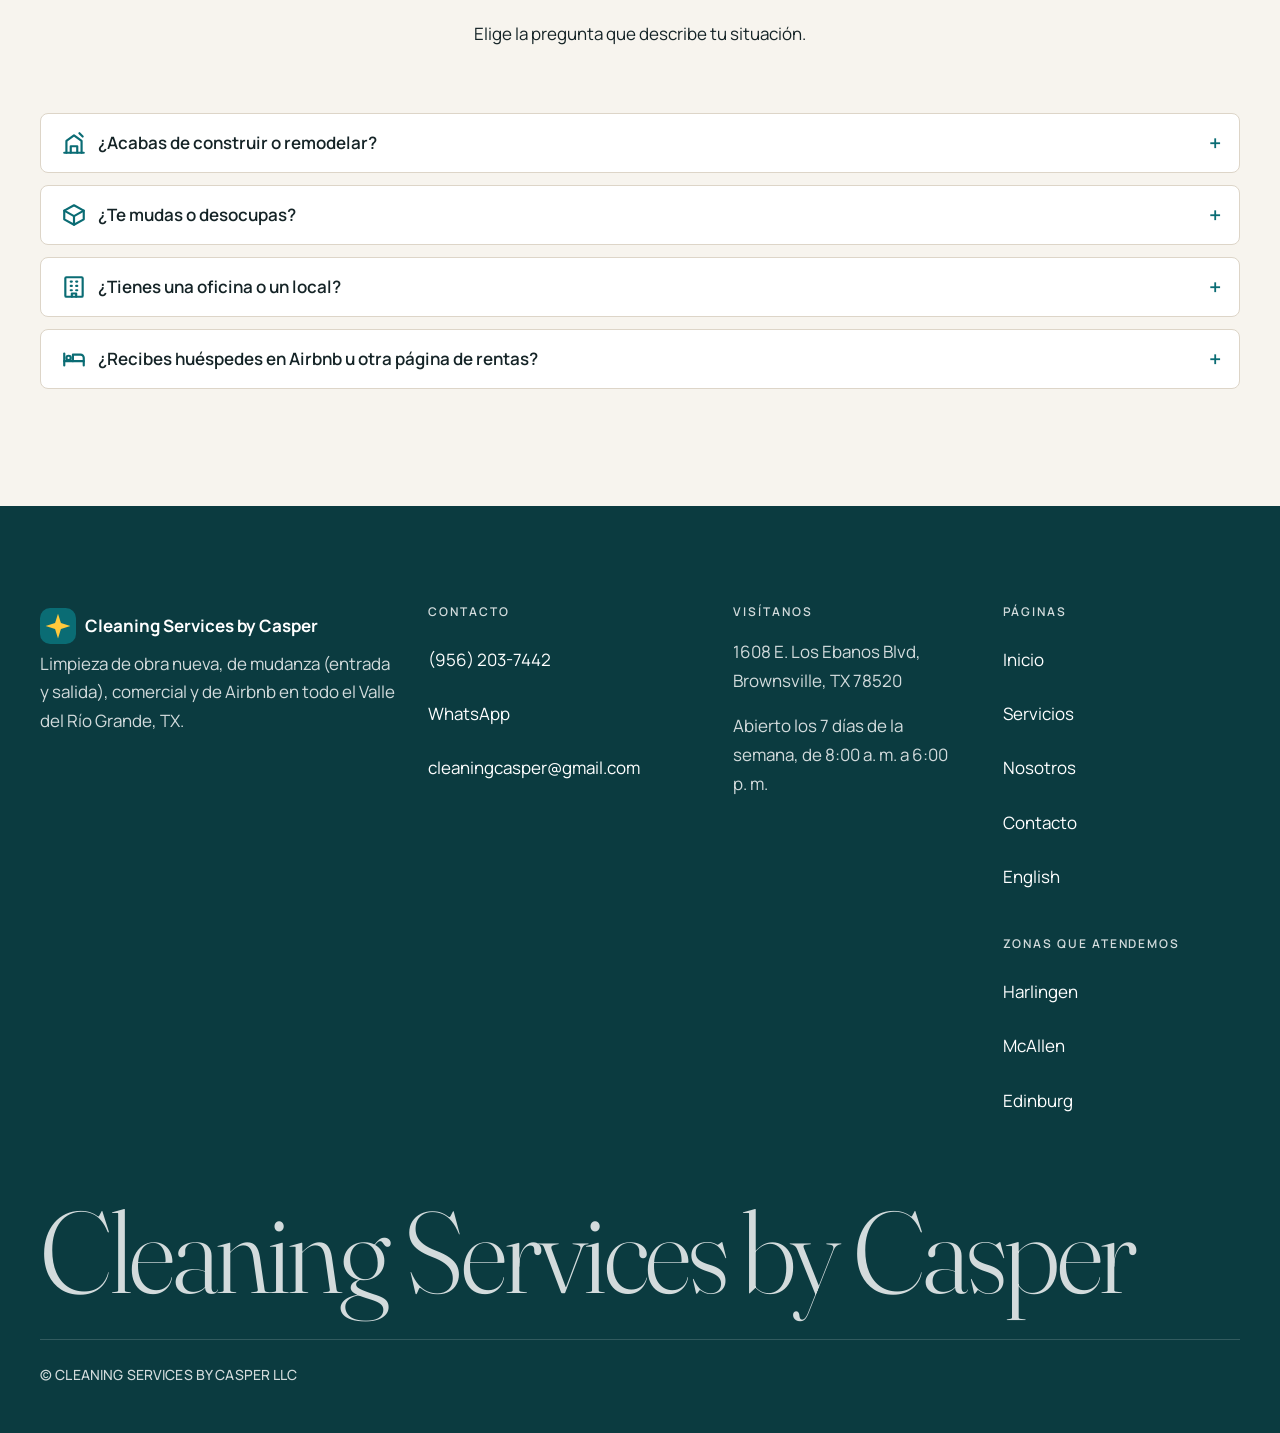
<file: es/contact.html>
<!DOCTYPE html>
<html lang="es">
<head>
  <meta charset="utf-8">
  <meta name="viewport" content="width=device-width, initial-scale=1">
  <title>Contacto | Cleaning Services by Casper, Brownsville</title>
  <meta name="description" content="Contacta a Cleaning Services by Casper en Brownsville. Valle del Río Grande, todos los días, 8:00 a. m. a 6:00 p. m. Correo: cleaningcasper@gmail.com.">
  <link rel="canonical" href="https://cleaningcasper.github.io/cleaning-casper-site/es/contact.html">
  <link rel="alternate" hreflang="en" href="https://cleaningcasper.github.io/cleaning-casper-site/contact.html">
  <link rel="alternate" hreflang="es" href="https://cleaningcasper.github.io/cleaning-casper-site/es/contact.html">
  <link rel="alternate" hreflang="x-default" href="https://cleaningcasper.github.io/cleaning-casper-site/contact.html">
  <meta property="og:title" content="Contacto | Cleaning Services by Casper, Brownsville">
  <meta property="og:description" content="Contacta a Cleaning Services by Casper en Brownsville. Valle del Río Grande, todos los días, 8:00 a. m. a 6:00 p. m. Correo: cleaningcasper@gmail.com.">
  <meta property="og:url" content="https://cleaningcasper.github.io/cleaning-casper-site/es/contact.html">
  <meta property="og:type" content="website">
  <meta property="og:locale" content="es_US">
  <meta property="og:locale:alternate" content="en_US">
  <meta property="og:image" content="https://cleaningcasper.github.io/cleaning-casper-site/images/hero.webp">
  <meta property="og:site_name" content="Cleaning Services by Casper">
  <meta name="twitter:card" content="summary_large_image">
  <meta name="twitter:title" content="Contacto | Cleaning Services by Casper, Brownsville">
  <meta name="twitter:description" content="Contacta a Cleaning Services by Casper en Brownsville. Valle del Río Grande, todos los días, 8:00 a. m. a 6:00 p. m. Correo: cleaningcasper@gmail.com.">
  <meta name="twitter:image" content="https://cleaningcasper.github.io/cleaning-casper-site/images/hero.webp">
  <meta name="theme-color" content="#0B3B40">
  <link rel="icon" type="image/svg+xml" href="data:image/svg+xml,%3Csvg xmlns='http://www.w3.org/2000/svg' viewBox='0 0 32 32'%3E%3Crect width='32' height='32' rx='9' fill='%230a6c74'/%3E%3Cpath fill='%23ffc93c' d='M16 5l2.6 8.4L27 16l-8.4 2.6L16 27l-2.6-8.4L5 16l8.4-2.6z'/%3E%3C/svg%3E">
  <link rel="preconnect" href="https://fonts.googleapis.com">
  <link rel="preconnect" href="https://fonts.gstatic.com" crossorigin>
  <link rel="stylesheet" href="https://fonts.googleapis.com/css2?family=Fraunces:opsz,wght@9..144,300;9..144,400;9..144,500&family=Manrope:wght@400;500;600;700&display=swap">
  <link rel="stylesheet" href="../styles.css">
  <script src="../site.js" defer></script>
</head>
<body>
  <a class="skip-link" href="#main">Saltar al contenido</a>
  <header class="site-header">
    <div class="container--wide header-inner">
      <a class="logo" href="index.html"><svg class="logo-mark" viewBox="0 0 32 32" width="36" height="36" aria-hidden="true" focusable="false"><rect width="32" height="32" rx="9" fill="#0a6c74"/><path fill="#ffc93c" d="M16 5l2.6 8.4L27 16l-8.4 2.6L16 27l-2.6-8.4L5 16l8.4-2.6z"/></svg><span>Cleaning Services <span class="logo-by">by Casper</span></span></a>
      <a class="header-lang" href="../contact.html" hreflang="en" lang="en">English</a>
      <button class="nav-toggle" type="button" aria-expanded="false" aria-controls="site-nav"><span class="visually-hidden">Menú</span><span class="nav-toggle-bars" aria-hidden="true"></span></button>
      <nav class="site-nav" aria-label="Principal">
        <ul class="nav-list" id="site-nav">
          <li><a href="index.html">Inicio</a></li>
          <li><a href="services.html">Servicios</a></li>
          <li><a href="about.html">Nosotros</a></li>
          <li><a href="contact.html" aria-current="page">Contacto</a></li>
          <li class="nav-lang-item"><a class="nav-lang" href="../contact.html" hreflang="en" lang="en">English</a></li>
          <li class="nav-cta-item"><a class="nav-cta" href="#quote">Pide una cotización gratis</a></li>
        </ul>
      </nav>
    </div>
  </header>
  <main id="main" tabindex="-1">
    <section class="page-intro">
      <div class="container">
        <p class="kicker">Contacto</p>
        <h1>Hablemos de tu espacio</h1>
        <p class="lead">Escríbenos por correo o usa el formulario de cotización gratis. Cuéntanos del trabajo para pedir una cotización gratis. Atendemos todo el Valle del Río Grande (Texas) y tenemos nuestra base en Brownsville. Abierto los 7 días de la semana, de 8:00 a. m. a 6:00 p. m.</p>
      </div>
    </section>
    <section class="section" id="quote">
      <div class="container">
        <div class="quote-card">
          <h2>Pide una cotización gratis</h2>
          <p>Cuéntanos del trabajo y te respondemos con una cotización.</p>
          <p>La cotización es gratis.</p>
          <div class="quote-embed">
<iframe id="JotFormIFrame-262748020929058" title="Pide una cotización - Cleaning Services by Casper" src="https://form.jotform.com/262748020929058" allow="geolocation; microphone; camera; fullscreen" style="min-width:100%;max-width:100%;height:900px;border:none;" scrolling="no"></iframe>
<script src="https://cdn.jotfor.ms/s/umd/latest/for-form-embed-handler.js"></script>
<script>window.jotformEmbedHandler("iframe[id='JotFormIFrame-262748020929058']", "https://form.jotform.com/")</script>
          </div>
        </div>
      </div>
    </section>
    <section class="section">
      <div class="container contact-grid">
        <div class="contact-card">
          <span class="card-icon"><svg viewBox="0 0 24 24" width="26" height="26" fill="none" stroke="currentColor" stroke-width="2" stroke-linecap="round" stroke-linejoin="round" aria-hidden="true" focusable="false"><rect x="3" y="5" width="18" height="14" rx="2"/><path d="M3 7l9 6 9-6"/></svg></span>
          <h2>O escríbenos por correo</h2>
          <p class="contact-email"><a href="mailto:cleaningcasper@gmail.com">cleaningcasper@gmail.com</a></p>
          <p>Incluye, por favor:</p>
          <ul class="checklist">
            <li>El tipo de propiedad (casa, negocio, renta u obra nueva)</li>
            <li>La dirección o la zona</li>
            <li>El tamaño aproximado</li>
            <li>La fecha que prefieres</li>
          </ul>
          <p class="actions"><a class="button button-sun" href="#quote">Pide una cotización gratis</a></p>
          <p class="actions"><a class="button button-wa" href="https://wa.me/19562037442?text=Hola%2C%20quisiera%20una%20cotizaci%C3%B3n%20de%20limpieza."><svg viewBox="0 0 24 24" width="26" height="26" fill="none" stroke="currentColor" stroke-width="2" stroke-linecap="round" stroke-linejoin="round" aria-hidden="true" focusable="false"><path d="M4 20l1.5-4A8 8 0 1 1 9 19.3z"/><path d="M9 10h6M9 13h4"/></svg>Escríbenos por WhatsApp</a></p>
          <p class="kicker">Llama o manda texto</p>
          <p class="contact-email"><a href="tel:+19562037442">(956) 203-7442</a></p>
          <p>Abierto los 7 días de la semana, de 8:00 a. m. a 6:00 p. m.</p>
        </div>
        <div class="contact-card">
          <span class="card-icon"><svg viewBox="0 0 24 24" width="26" height="26" fill="none" stroke="currentColor" stroke-width="2" stroke-linecap="round" stroke-linejoin="round" aria-hidden="true" focusable="false"><path d="M12 21s-7-6.2-7-11a7 7 0 0 1 14 0c0 4.8-7 11-7 11z"/><circle cx="12" cy="10" r="2.5"/></svg></span>
          <h2>Dónde estamos</h2>
          <address>1608 E. Los Ebanos Blvd, Brownsville, TX 78520</address>
          <p>Atendemos todo el Valle del Río Grande (Texas). Con base en Brownsville.</p>
          <p>Abierto los 7 días de la semana, de 8:00 a. m. a 6:00 p. m.</p>
          <p class="actions"><a class="button button-outline" href="https://www.google.com/maps/search/?api=1&amp;query=1608+E.+Los+Ebanos+Blvd+Brownsville+TX+78520">Ver en Google Maps</a></p>
          <p class="actions"><a class="button button-outline" href="https://g.page/r/CTaMbQCReG5SEAI" target="_blank" rel="noopener">Encuéntranos en Google</a></p>
        </div>
      </div>
    </section>
    <section class="section" aria-labelledby="guide-heading">
      <div class="container narrow">
        <div class="section-head">
          <p class="kicker">¿No sabes cuál?</p>
          <h2 id="guide-heading">¿Qué servicio necesito?</h2>
          <p>Elige la pregunta que describe tu situación.</p>
        </div>
        <div class="guide">
          <details class="guide-item">
            <summary><span class="card-icon"><svg viewBox="0 0 24 24" width="26" height="26" fill="none" stroke="currentColor" stroke-width="2" stroke-linecap="round" stroke-linejoin="round" aria-hidden="true" focusable="false"><path d="M3 21h18"/><path d="M5 21V10l7-5 7 5v11"/><path d="M9 21v-6h6v6"/><path d="M17 3l3 3"/></svg></span>¿Acabas de construir o remodelar?</summary>
            <div class="guide-body">
              <p>La limpieza de obra nueva va después de construir o remodelar. Por lo general cubre el polvo de la construcción, los escombros y la limpieza de superficies.</p>
              <p class="guide-links"><a class="button button-outline" href="services.html#construction">Ver qué incluye<span class="visually-hidden">: Limpieza de obra nueva</span></a> <a class="button button-sun" href="#quote">Pide una cotización gratis<span class="visually-hidden">: Limpieza de obra nueva</span></a></p>
            </div>
          </details>
          <details class="guide-item">
            <summary><span class="card-icon"><svg viewBox="0 0 24 24" width="26" height="26" fill="none" stroke="currentColor" stroke-width="2" stroke-linecap="round" stroke-linejoin="round" aria-hidden="true" focusable="false"><path d="M3 8l9-5 9 5v8l-9 5-9-5z"/><path d="M3 8l9 5 9-5"/><path d="M12 13v8"/></svg></span>¿Te mudas o desocupas?</summary>
            <div class="guide-body">
              <p>La limpieza de mudanza (entrada y salida) va cuando una casa o unidad cambia de ocupante. Por lo general se hace cuando los cuartos están vacíos o casi vacíos.</p>
              <p class="guide-links"><a class="button button-outline" href="services.html#move">Ver qué incluye<span class="visually-hidden">: Limpieza de mudanza (entrada y salida)</span></a> <a class="button button-sun" href="#quote">Pide una cotización gratis<span class="visually-hidden">: Limpieza de mudanza (entrada y salida)</span></a></p>
            </div>
          </details>
          <details class="guide-item">
            <summary><span class="card-icon"><svg viewBox="0 0 24 24" width="26" height="26" fill="none" stroke="currentColor" stroke-width="2" stroke-linecap="round" stroke-linejoin="round" aria-hidden="true" focusable="false"><rect x="4" y="3" width="16" height="18" rx="1"/><path d="M9 7h1M14 7h1M9 11h1M14 11h1M9 15h1M14 15h1"/><path d="M10 21v-3h4v3"/></svg></span>¿Tienes una oficina o un local?</summary>
            <div class="guide-body">
              <p>La limpieza comercial va para oficinas y otros espacios de trabajo. Por lo general cubre pisos, superficies, baños y áreas comunes que nos pidas.</p>
              <p class="guide-links"><a class="button button-outline" href="services.html#commercial">Ver qué incluye<span class="visually-hidden">: Limpieza comercial</span></a> <a class="button button-sun" href="#quote">Pide una cotización gratis<span class="visually-hidden">: Limpieza comercial</span></a></p>
            </div>
          </details>
          <details class="guide-item">
            <summary><span class="card-icon"><svg viewBox="0 0 24 24" width="26" height="26" fill="none" stroke="currentColor" stroke-width="2" stroke-linecap="round" stroke-linejoin="round" aria-hidden="true" focusable="false"><path d="M3 18V7"/><path d="M3 14h18v4"/><path d="M21 14v-3a3 3 0 0 0-3-3h-7v6"/><circle cx="7" cy="11" r="2"/></svg></span>¿Recibes huéspedes en Airbnb u otra página de rentas?</summary>
            <div class="guide-body">
              <p>La limpieza de rentas de corto plazo cubre el cambio entre huéspedes: limpiar la renta entre una estancia y la siguiente.</p>
              <p class="guide-links"><a class="button button-outline" href="services.html#airbnb">Ver qué incluye<span class="visually-hidden">: Limpieza de Airbnb y rentas de corto plazo</span></a> <a class="button button-sun" href="#quote">Pide una cotización gratis<span class="visually-hidden">: Limpieza de Airbnb y rentas de corto plazo</span></a></p>
            </div>
          </details>
        </div>
      </div>
    </section>
  </main>
  <footer class="site-footer">
    <div class="container">
      <div class="footer-grid">
        <div>
          <a class="logo" href="index.html"><svg class="logo-mark" viewBox="0 0 32 32" width="36" height="36" aria-hidden="true" focusable="false"><rect width="32" height="32" rx="9" fill="#0a6c74"/><path fill="#ffc93c" d="M16 5l2.6 8.4L27 16l-8.4 2.6L16 27l-2.6-8.4L5 16l8.4-2.6z"/></svg><span>Cleaning Services <span class="logo-by">by Casper</span></span></a>
          <p>Limpieza de obra nueva, de mudanza (entrada y salida), comercial y de Airbnb en todo el Valle del Río Grande, TX.</p>
        </div>
        <div>
          <p class="footer-title">Contacto</p>
          <ul>
            <li><a href="tel:+19562037442">(956) 203-7442</a></li>
            <li><a href="https://wa.me/19562037442?text=Hola%2C%20quisiera%20una%20cotizaci%C3%B3n%20de%20limpieza.">WhatsApp</a></li>
            <li><a href="mailto:cleaningcasper@gmail.com">cleaningcasper@gmail.com</a></li>
          </ul>
        </div>
        <div>
          <p class="footer-title">Visítanos</p>
          <address>
            <p>1608 E. Los Ebanos Blvd, Brownsville, TX 78520</p>
            <p>Abierto los 7 días de la semana, de 8:00 a. m. a 6:00 p. m.</p>
          </address>
        </div>
        <div>
          <p class="footer-title">Páginas</p>
          <ul>
            <li><a href="index.html">Inicio</a></li>
            <li><a href="services.html">Servicios</a></li>
            <li><a href="about.html">Nosotros</a></li>
            <li><a href="contact.html">Contacto</a></li>
            <li><a href="../contact.html" hreflang="en" lang="en">English</a></li>
          </ul>
        </div>
        <div>
          <p class="footer-title">Zonas que atendemos</p>
          <ul>
            <li><a href="harlingen.html">Harlingen</a></li>
            <li><a href="mcallen.html">McAllen</a></li>
            <li><a href="edinburg.html">Edinburg</a></li>
          </ul>
        </div>
      </div>
      <p class="footer-wordmark" aria-hidden="true">Cleaning Services by Casper</p>
      <p class="legal">&copy; CLEANING SERVICES BY CASPER LLC</p>
    </div>
  </footer>
  <nav class="action-bar" aria-label="Contacto rápido">
    <a href="tel:+19562037442"><svg viewBox="0 0 24 24" width="18" height="18" fill="none" stroke="currentColor" stroke-width="2" stroke-linecap="round" stroke-linejoin="round" aria-hidden="true" focusable="false"><path d="M22 16.9v3a2 2 0 0 1-2.2 2 19.8 19.8 0 0 1-8.6-3.1 19.5 19.5 0 0 1-6-6 19.8 19.8 0 0 1-3.1-8.7A2 2 0 0 1 4 2h3a2 2 0 0 1 2 1.7c.1.9.3 1.8.6 2.6a2 2 0 0 1-.5 2.1L8 9.9a16 16 0 0 0 6 6l1.5-1.1a2 2 0 0 1 2.1-.5c.8.3 1.7.5 2.6.6a2 2 0 0 1 1.8 2z"/></svg>Llamar</a>
    <a href="https://wa.me/19562037442?text=Hola%2C%20quisiera%20una%20cotizaci%C3%B3n%20de%20limpieza."><svg viewBox="0 0 24 24" width="18" height="18" fill="none" stroke="currentColor" stroke-width="2" stroke-linecap="round" stroke-linejoin="round" aria-hidden="true" focusable="false"><path d="M4 20l1.5-4A8 8 0 1 1 9 19.3z"/><path d="M9 10h6M9 13h4"/></svg>WhatsApp</a>
    <a class="action-bar-cta" href="#quote">Pide una cotización gratis</a>
  </nav>
  <a class="wa-float" href="https://wa.me/19562037442?text=Hola%2C%20quisiera%20una%20cotizaci%C3%B3n%20de%20limpieza." aria-label="Escríbenos por WhatsApp"><svg viewBox="0 0 24 24" width="26" height="26" fill="none" stroke="currentColor" stroke-width="2" stroke-linecap="round" stroke-linejoin="round" aria-hidden="true" focusable="false"><path d="M4 20l1.5-4A8 8 0 1 1 9 19.3z"/><path d="M9 10h6M9 13h4"/></svg></a>
</body>
</html>
</file>
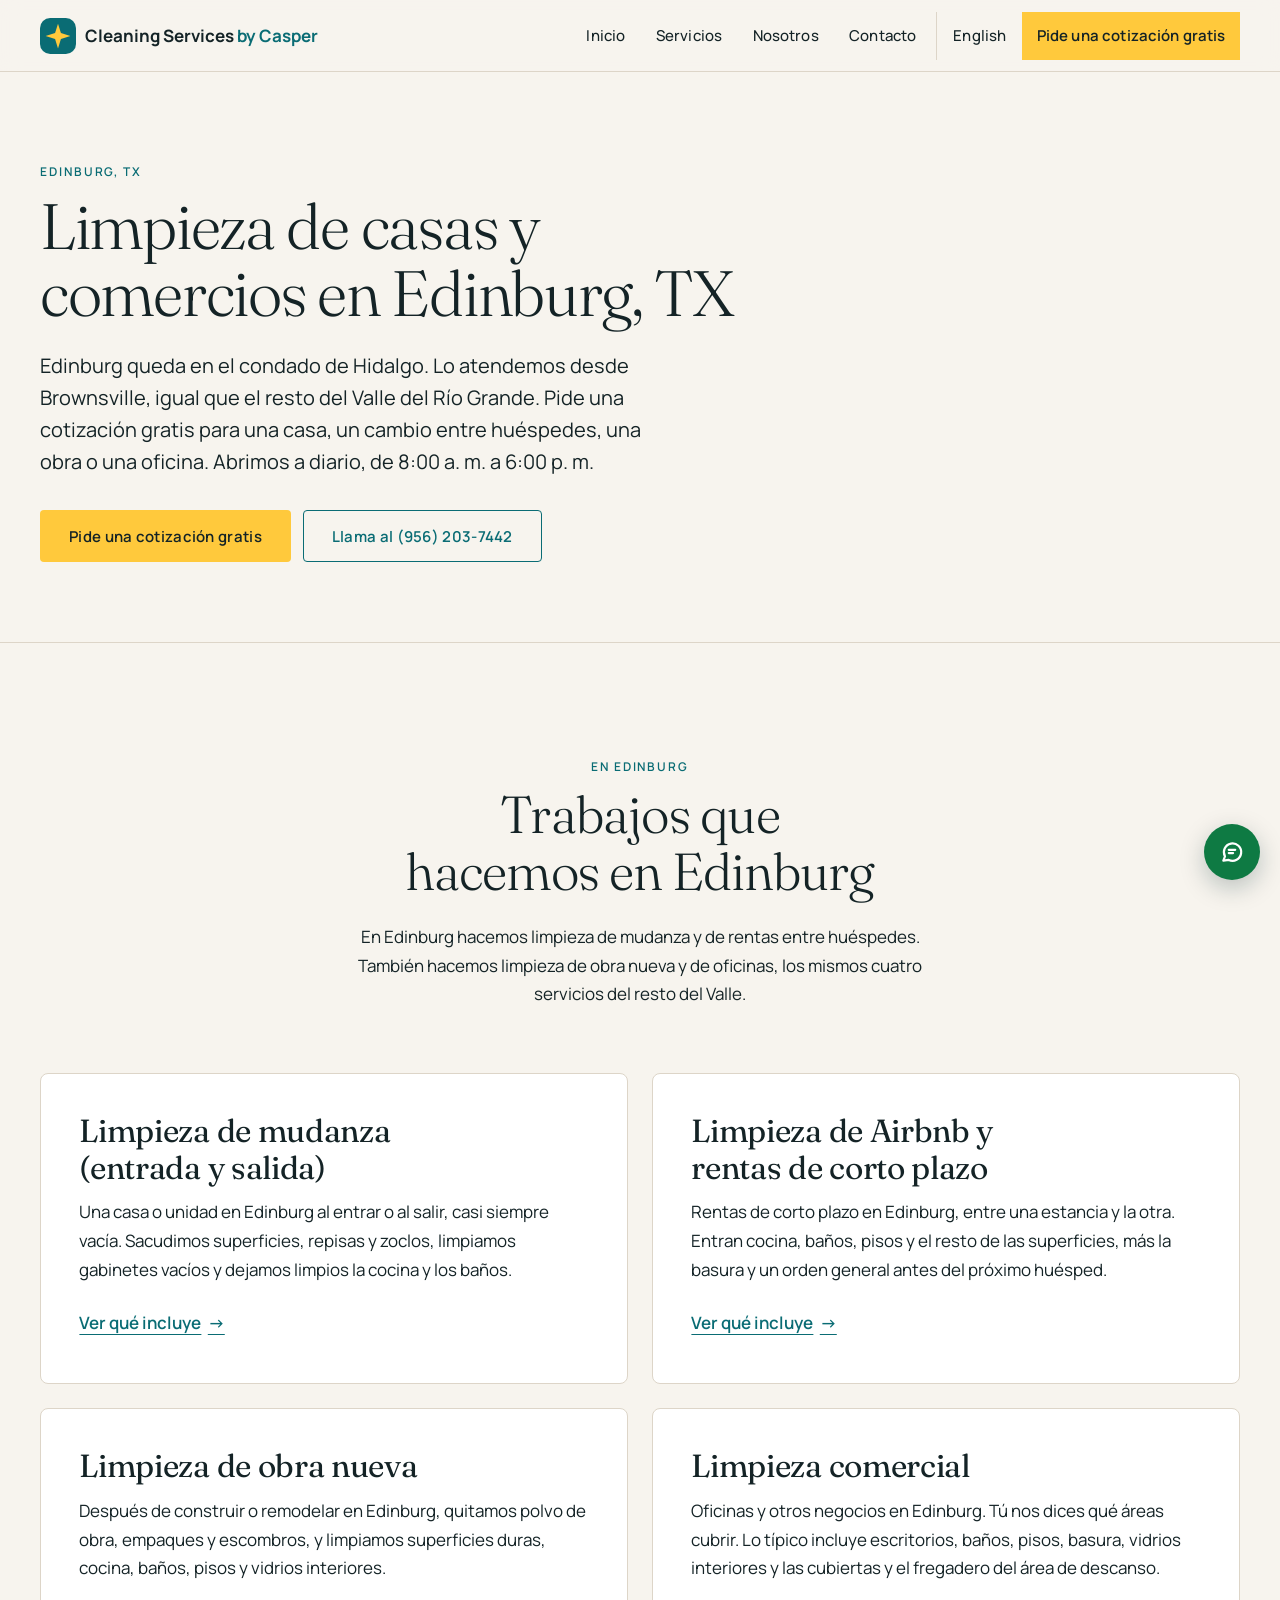
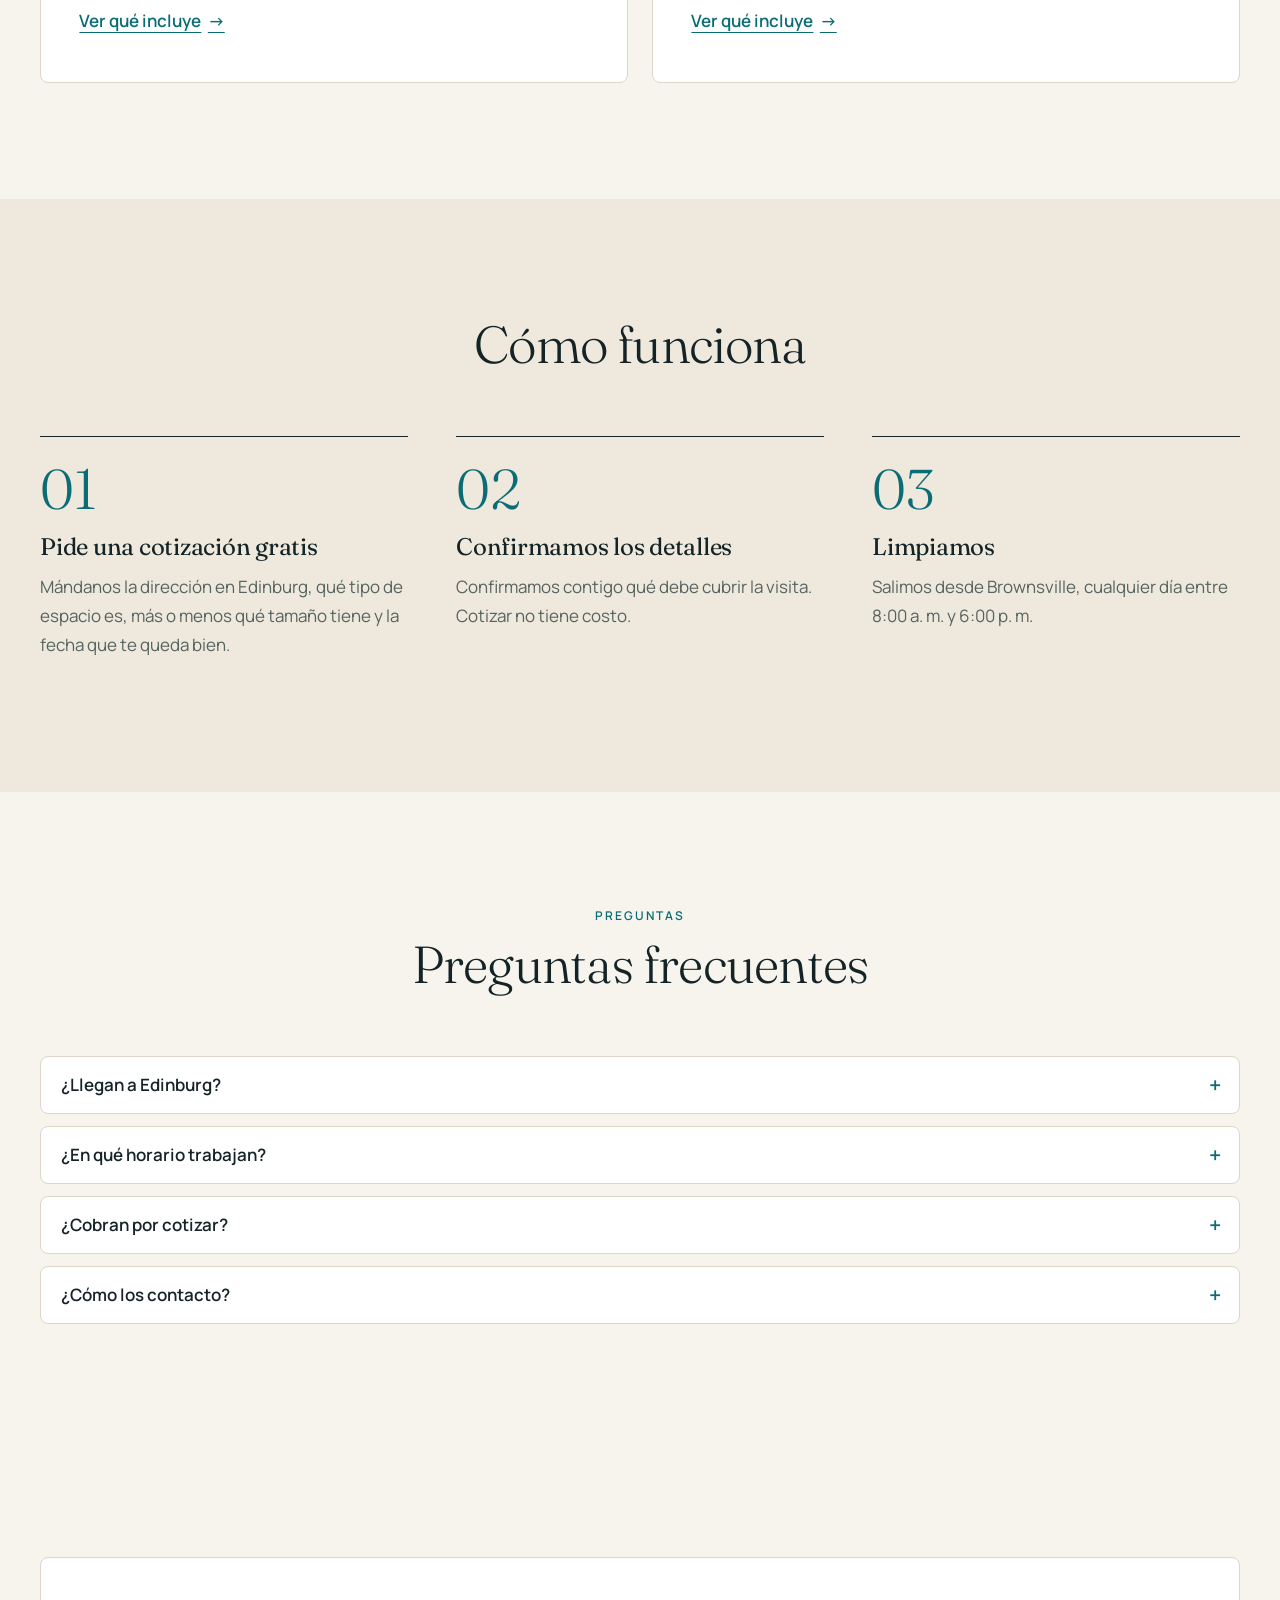
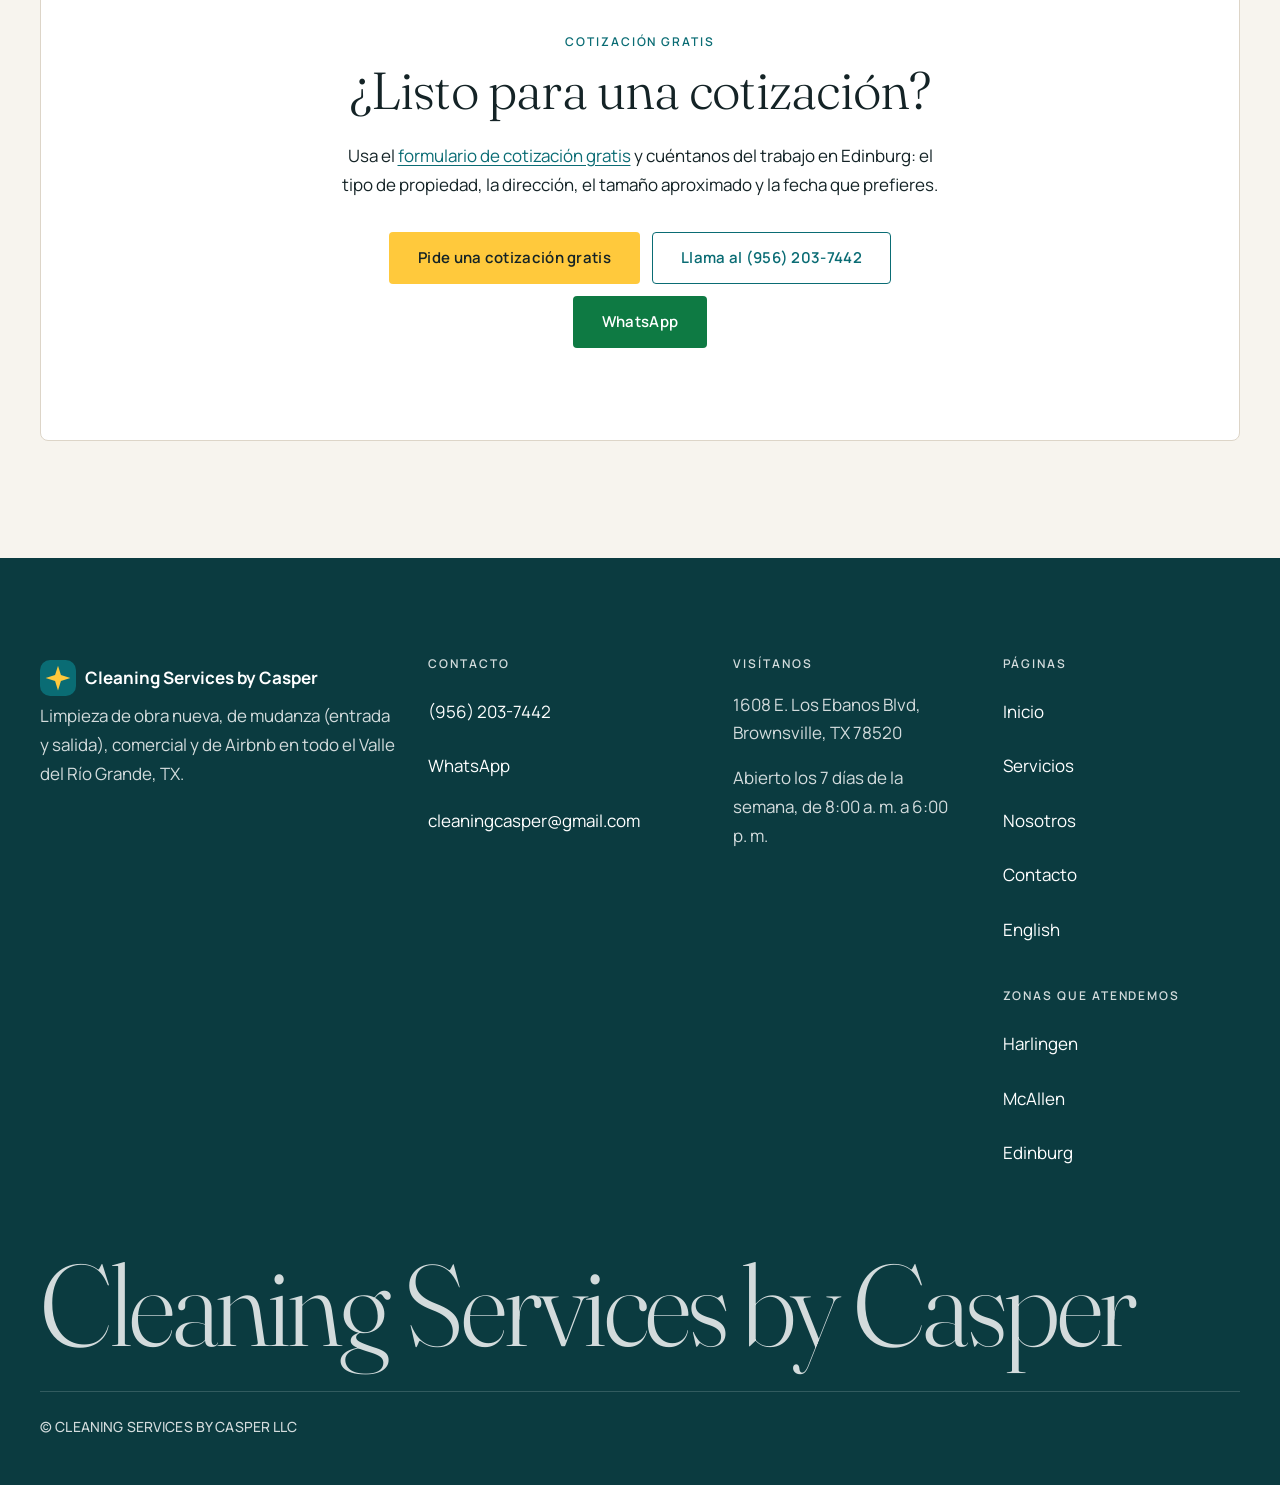
<file: es/edinburg.html>
<!DOCTYPE html>
<html lang="es">
<head>
  <meta charset="utf-8">
  <meta name="viewport" content="width=device-width, initial-scale=1">
  <title>Limpieza en Edinburg | Cleaning Services by Casper</title>
  <meta name="description" content="Limpieza de mudanza, Airbnb, obra y oficinas en Edinburg, TX. Cleaning Services by Casper tiene su base en Brownsville. La cotización es gratis.">
  <link rel="canonical" href="https://cleaningcasper.github.io/cleaning-casper-site/es/edinburg.html">
  <link rel="alternate" hreflang="en" href="https://cleaningcasper.github.io/cleaning-casper-site/edinburg.html">
  <link rel="alternate" hreflang="es" href="https://cleaningcasper.github.io/cleaning-casper-site/es/edinburg.html">
  <link rel="alternate" hreflang="x-default" href="https://cleaningcasper.github.io/cleaning-casper-site/edinburg.html">
  <meta property="og:title" content="Limpieza en Edinburg | Cleaning Services by Casper">
  <meta property="og:description" content="Limpieza de mudanza, Airbnb, obra y oficinas en Edinburg, TX. Cleaning Services by Casper tiene su base en Brownsville. La cotización es gratis.">
  <meta property="og:url" content="https://cleaningcasper.github.io/cleaning-casper-site/es/edinburg.html">
  <meta property="og:type" content="website">
  <meta property="og:locale" content="es_US">
  <meta property="og:locale:alternate" content="en_US">
  <meta property="og:image" content="https://cleaningcasper.github.io/cleaning-casper-site/images/hero.webp">
  <meta property="og:site_name" content="Cleaning Services by Casper">
  <meta name="twitter:card" content="summary_large_image">
  <meta name="twitter:title" content="Limpieza en Edinburg | Cleaning Services by Casper">
  <meta name="twitter:description" content="Limpieza de mudanza, Airbnb, obra y oficinas en Edinburg, TX. Cleaning Services by Casper tiene su base en Brownsville. La cotización es gratis.">
  <meta name="twitter:image" content="https://cleaningcasper.github.io/cleaning-casper-site/images/hero.webp">
  <meta name="theme-color" content="#0B3B40">
  <link rel="icon" type="image/svg+xml" href="data:image/svg+xml,%3Csvg xmlns='http://www.w3.org/2000/svg' viewBox='0 0 32 32'%3E%3Crect width='32' height='32' rx='9' fill='%230a6c74'/%3E%3Cpath fill='%23ffc93c' d='M16 5l2.6 8.4L27 16l-8.4 2.6L16 27l-2.6-8.4L5 16l8.4-2.6z'/%3E%3C/svg%3E">
  <link rel="preconnect" href="https://fonts.googleapis.com">
  <link rel="preconnect" href="https://fonts.gstatic.com" crossorigin>
  <link rel="stylesheet" href="https://fonts.googleapis.com/css2?family=Fraunces:opsz,wght@9..144,300;9..144,400;9..144,500&family=Manrope:wght@400;500;600;700&display=swap">
  <link rel="stylesheet" href="../styles.css">
  <script type="application/ld+json">
  {
  "@context": "https://schema.org",
  "@type": "Service",
  "name": "Limpieza de casas y comercios en Edinburg, TX",
  "serviceType": "Limpieza de casas y comercios",
  "url": "https://cleaningcasper.github.io/cleaning-casper-site/es/edinburg.html",
  "provider": {
    "@type": "LocalBusiness",
    "name": "Cleaning Services by Casper",
    "legalName": "CLEANING SERVICES BY CASPER LLC",
    "url": "https://cleaningcasper.github.io/cleaning-casper-site/",
    "sameAs": [
      "https://g.page/r/CTaMbQCReG5SEAI"
    ],
    "openingHoursSpecification": {
      "@type": "OpeningHoursSpecification",
      "dayOfWeek": [
        "Monday",
        "Tuesday",
        "Wednesday",
        "Thursday",
        "Friday",
        "Saturday",
        "Sunday"
      ],
      "opens": "08:00",
      "closes": "18:00"
    },
    "telephone": "+1-956-203-7442",
    "email": "cleaningcasper@gmail.com",
    "address": {
      "@type": "PostalAddress",
      "streetAddress": "1608 E. Los Ebanos Blvd",
      "addressLocality": "Brownsville",
      "addressRegion": "TX",
      "postalCode": "78520",
      "addressCountry": "US"
    }
  },
  "areaServed": {
    "@type": "City",
    "name": "Edinburg",
    "containedInPlace": {
      "@type": "AdministrativeArea",
      "name": "Condado de Hidalgo, Texas"
    }
  },
  "hoursAvailable": {
    "@type": "OpeningHoursSpecification",
    "dayOfWeek": [
      "Monday",
      "Tuesday",
      "Wednesday",
      "Thursday",
      "Friday",
      "Saturday",
      "Sunday"
    ],
    "opens": "08:00",
    "closes": "18:00"
  }
}
  </script>
  <script src="../site.js" defer></script>
</head>
<body>
  <a class="skip-link" href="#main">Saltar al contenido</a>
  <header class="site-header">
    <div class="container--wide header-inner">
      <a class="logo" href="index.html"><svg class="logo-mark" viewBox="0 0 32 32" width="36" height="36" aria-hidden="true" focusable="false"><rect width="32" height="32" rx="9" fill="#0a6c74"/><path fill="#ffc93c" d="M16 5l2.6 8.4L27 16l-8.4 2.6L16 27l-2.6-8.4L5 16l8.4-2.6z"/></svg><span>Cleaning Services <span class="logo-by">by Casper</span></span></a>
      <a class="header-lang" href="../edinburg.html" hreflang="en" lang="en">English</a>
      <button class="nav-toggle" type="button" aria-expanded="false" aria-controls="site-nav"><span class="visually-hidden">Menú</span><span class="nav-toggle-bars" aria-hidden="true"></span></button>
      <nav class="site-nav" aria-label="Principal">
        <ul class="nav-list" id="site-nav">
          <li><a href="index.html">Inicio</a></li>
          <li><a href="services.html">Servicios</a></li>
          <li><a href="about.html">Nosotros</a></li>
          <li><a href="contact.html">Contacto</a></li>
          <li class="nav-lang-item"><a class="nav-lang" href="../edinburg.html" hreflang="en" lang="en">English</a></li>
          <li class="nav-cta-item"><a class="nav-cta" href="contact.html#quote">Pide una cotización gratis</a></li>
        </ul>
      </nav>
    </div>
  </header>
  <main id="main" tabindex="-1">
    <section class="page-intro">
      <div class="container">
        <p class="kicker">Edinburg, TX</p>
        <h1>Limpieza de casas y comercios en Edinburg, TX</h1>
        <p class="lead">Edinburg queda en el condado de Hidalgo. Lo atendemos desde Brownsville, igual que el resto del Valle del Río Grande. Pide una cotización gratis para una casa, un cambio entre huéspedes, una obra o una oficina. Abrimos a diario, de 8:00 a. m. a 6:00 p. m.</p>
        <p class="actions">
          <a class="button button-sun" href="contact.html#quote">Pide una cotización gratis</a>
          <a class="button button-outline" href="tel:+19562037442">Llama al (956) 203-7442</a>
        </p>
      </div>
    </section>
    <section class="section" aria-labelledby="services-heading">
      <div class="container">
        <div class="section-head">
          <p class="kicker">En Edinburg</p>
          <h2 id="services-heading">Trabajos que hacemos en Edinburg</h2>
          <p>En Edinburg hacemos limpieza de mudanza y de rentas entre huéspedes. También hacemos limpieza de obra nueva y de oficinas, los mismos cuatro servicios del resto del Valle.</p>
        </div>
        <div class="contact-grid">
        <article class="contact-card">
          <h3>Limpieza de mudanza (entrada y salida)</h3>
          <p>Una casa o unidad en Edinburg al entrar o al salir, casi siempre vacía. Sacudimos superficies, repisas y zoclos, limpiamos gabinetes vacíos y dejamos limpios la cocina y los baños.</p>
          <a class="card-link" href="services.html#move">Ver qué incluye<span class="visually-hidden">: Limpieza de mudanza (entrada y salida)</span></a>
        </article>
        <article class="contact-card">
          <h3>Limpieza de Airbnb y rentas de corto plazo</h3>
          <p>Rentas de corto plazo en Edinburg, entre una estancia y la otra. Entran cocina, baños, pisos y el resto de las superficies, más la basura y un orden general antes del próximo huésped.</p>
          <a class="card-link" href="services.html#airbnb">Ver qué incluye<span class="visually-hidden">: Limpieza de Airbnb y rentas de corto plazo</span></a>
        </article>
        <article class="contact-card">
          <h3>Limpieza de obra nueva</h3>
          <p>Después de construir o remodelar en Edinburg, quitamos polvo de obra, empaques y escombros, y limpiamos superficies duras, cocina, baños, pisos y vidrios interiores.</p>
          <a class="card-link" href="services.html#construction">Ver qué incluye<span class="visually-hidden">: Limpieza de obra nueva</span></a>
        </article>
        <article class="contact-card">
          <h3>Limpieza comercial</h3>
          <p>Oficinas y otros negocios en Edinburg. Tú nos dices qué áreas cubrir. Lo típico incluye escritorios, baños, pisos, basura, vidrios interiores y las cubiertas y el fregadero del área de descanso.</p>
          <a class="card-link" href="services.html#commercial">Ver qué incluye<span class="visually-hidden">: Limpieza comercial</span></a>
        </article>
        </div>
      </div>
    </section>
    <section class="section section-sand" aria-labelledby="steps-heading">
      <div class="container">
        <div class="section-head">
          <h2 id="steps-heading">Cómo funciona</h2>
        </div>
        <ol class="steps">
          <li><h3>Pide una cotización gratis</h3><p>Mándanos la dirección en Edinburg, qué tipo de espacio es, más o menos qué tamaño tiene y la fecha que te queda bien.</p></li>
          <li><h3>Confirmamos los detalles</h3><p>Confirmamos contigo qué debe cubrir la visita. Cotizar no tiene costo.</p></li>
          <li><h3>Limpiamos</h3><p>Salimos desde Brownsville, cualquier día entre 8:00 a. m. y 6:00 p. m.</p></li>
        </ol>
      </div>
    </section>
    <section class="section" aria-labelledby="faq-heading">
      <div class="container narrow">
        <div class="section-head">
          <p class="kicker">Preguntas</p>
          <h2 id="faq-heading">Preguntas frecuentes</h2>
        </div>
        <div class="guide">
          <details class="guide-item">
            <summary>¿Llegan a Edinburg?</summary>
            <div class="guide-body"><p>Sí. Atendemos todo el Valle, y Edinburg está en el condado de Hidalgo. Nuestra base está en Brownsville.</p></div>
          </details>
          <details class="guide-item">
            <summary>¿En qué horario trabajan?</summary>
            <div class="guide-body"><p>De 8:00 a. m. a 6:00 p. m., todos los días.</p></div>
          </details>
          <details class="guide-item">
            <summary>¿Cobran por cotizar?</summary>
            <div class="guide-body"><p>No. La cotización es gratis.</p></div>
          </details>
          <details class="guide-item">
            <summary>¿Cómo los contacto?</summary>
            <div class="guide-body"><p>Por teléfono o WhatsApp al (956) 203-7442, por correo a cleaningcasper@gmail.com, o desde el formulario.</p></div>
          </details>
        </div>
      </div>
    </section>
    <section class="section cta-wrap" aria-labelledby="quote-heading">
      <div class="container">
        <div class="cta-band">
          <p class="eyebrow">Cotización gratis</p>
          <h2 id="quote-heading">¿Listo para una cotización?</h2>
          <p>Usa el <a href="contact.html#quote">formulario de cotización gratis</a> y cuéntanos del trabajo en Edinburg: el tipo de propiedad, la dirección, el tamaño aproximado y la fecha que prefieres.</p>
          <p class="actions">
            <a class="button button-sun" href="contact.html#quote">Pide una cotización gratis</a>
            <a class="button button-outline" href="tel:+19562037442">Llama al (956) 203-7442</a>
            <a class="button button-wa" href="https://wa.me/19562037442?text=Hola%2C%20quisiera%20una%20cotizaci%C3%B3n%20de%20limpieza.">WhatsApp</a>
          </p>
        </div>
      </div>
    </section>
  </main>
  <footer class="site-footer">
    <div class="container">
      <div class="footer-grid">
        <div>
          <a class="logo" href="index.html"><svg class="logo-mark" viewBox="0 0 32 32" width="36" height="36" aria-hidden="true" focusable="false"><rect width="32" height="32" rx="9" fill="#0a6c74"/><path fill="#ffc93c" d="M16 5l2.6 8.4L27 16l-8.4 2.6L16 27l-2.6-8.4L5 16l8.4-2.6z"/></svg><span>Cleaning Services <span class="logo-by">by Casper</span></span></a>
          <p>Limpieza de obra nueva, de mudanza (entrada y salida), comercial y de Airbnb en todo el Valle del Río Grande, TX.</p>
        </div>
        <div>
          <p class="footer-title">Contacto</p>
          <ul>
            <li><a href="tel:+19562037442">(956) 203-7442</a></li>
            <li><a href="https://wa.me/19562037442?text=Hola%2C%20quisiera%20una%20cotizaci%C3%B3n%20de%20limpieza.">WhatsApp</a></li>
            <li><a href="mailto:cleaningcasper@gmail.com">cleaningcasper@gmail.com</a></li>
          </ul>
        </div>
        <div>
          <p class="footer-title">Visítanos</p>
          <address>
            <p>1608 E. Los Ebanos Blvd, Brownsville, TX 78520</p>
            <p>Abierto los 7 días de la semana, de 8:00 a. m. a 6:00 p. m.</p>
          </address>
        </div>
        <div>
          <p class="footer-title">Páginas</p>
          <ul>
            <li><a href="index.html">Inicio</a></li>
            <li><a href="services.html">Servicios</a></li>
            <li><a href="about.html">Nosotros</a></li>
            <li><a href="contact.html">Contacto</a></li>
            <li><a href="../edinburg.html" hreflang="en" lang="en">English</a></li>
          </ul>
        </div>
        <div>
          <p class="footer-title">Zonas que atendemos</p>
          <ul>
            <li><a href="harlingen.html">Harlingen</a></li>
            <li><a href="mcallen.html">McAllen</a></li>
            <li><a href="edinburg.html" aria-current="page">Edinburg</a></li>
          </ul>
        </div>
      </div>
      <p class="footer-wordmark" aria-hidden="true">Cleaning Services by Casper</p>
      <p class="legal">&copy; CLEANING SERVICES BY CASPER LLC</p>
    </div>
  </footer>
  <nav class="action-bar" aria-label="Contacto rápido">
    <a href="tel:+19562037442"><svg viewBox="0 0 24 24" width="18" height="18" fill="none" stroke="currentColor" stroke-width="2" stroke-linecap="round" stroke-linejoin="round" aria-hidden="true" focusable="false"><path d="M22 16.9v3a2 2 0 0 1-2.2 2 19.8 19.8 0 0 1-8.6-3.1 19.5 19.5 0 0 1-6-6 19.8 19.8 0 0 1-3.1-8.7A2 2 0 0 1 4 2h3a2 2 0 0 1 2 1.7c.1.9.3 1.8.6 2.6a2 2 0 0 1-.5 2.1L8 9.9a16 16 0 0 0 6 6l1.5-1.1a2 2 0 0 1 2.1-.5c.8.3 1.7.5 2.6.6a2 2 0 0 1 1.8 2z"/></svg>Llamar</a>
    <a href="https://wa.me/19562037442?text=Hola%2C%20quisiera%20una%20cotizaci%C3%B3n%20de%20limpieza."><svg viewBox="0 0 24 24" width="18" height="18" fill="none" stroke="currentColor" stroke-width="2" stroke-linecap="round" stroke-linejoin="round" aria-hidden="true" focusable="false"><path d="M4 20l1.5-4A8 8 0 1 1 9 19.3z"/><path d="M9 10h6M9 13h4"/></svg>WhatsApp</a>
    <a class="action-bar-cta" href="contact.html#quote">Pide una cotización gratis</a>
  </nav>
  <a class="wa-float" href="https://wa.me/19562037442?text=Hola%2C%20quisiera%20una%20cotizaci%C3%B3n%20de%20limpieza." aria-label="Escríbenos por WhatsApp"><svg viewBox="0 0 24 24" width="26" height="26" fill="none" stroke="currentColor" stroke-width="2" stroke-linecap="round" stroke-linejoin="round" aria-hidden="true" focusable="false"><path d="M4 20l1.5-4A8 8 0 1 1 9 19.3z"/><path d="M9 10h6M9 13h4"/></svg></a>
</body>
</html>
</file>
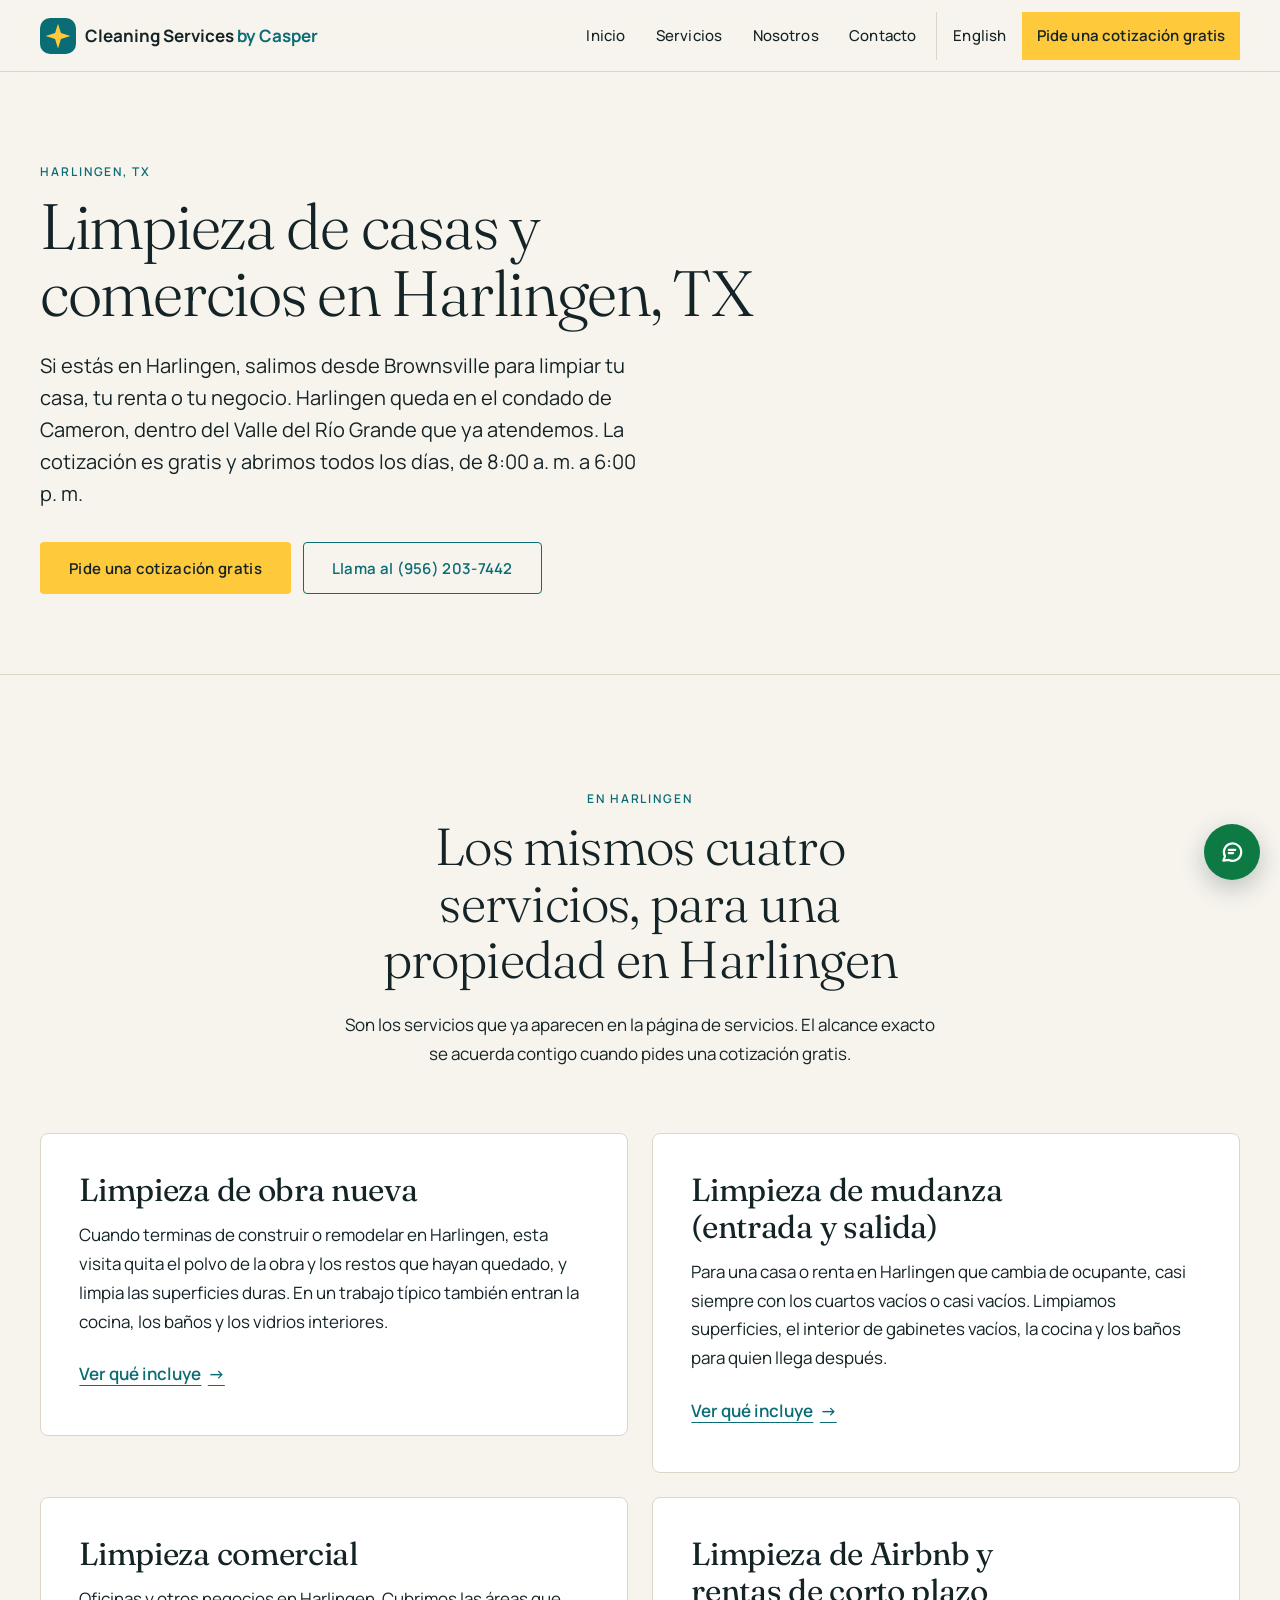
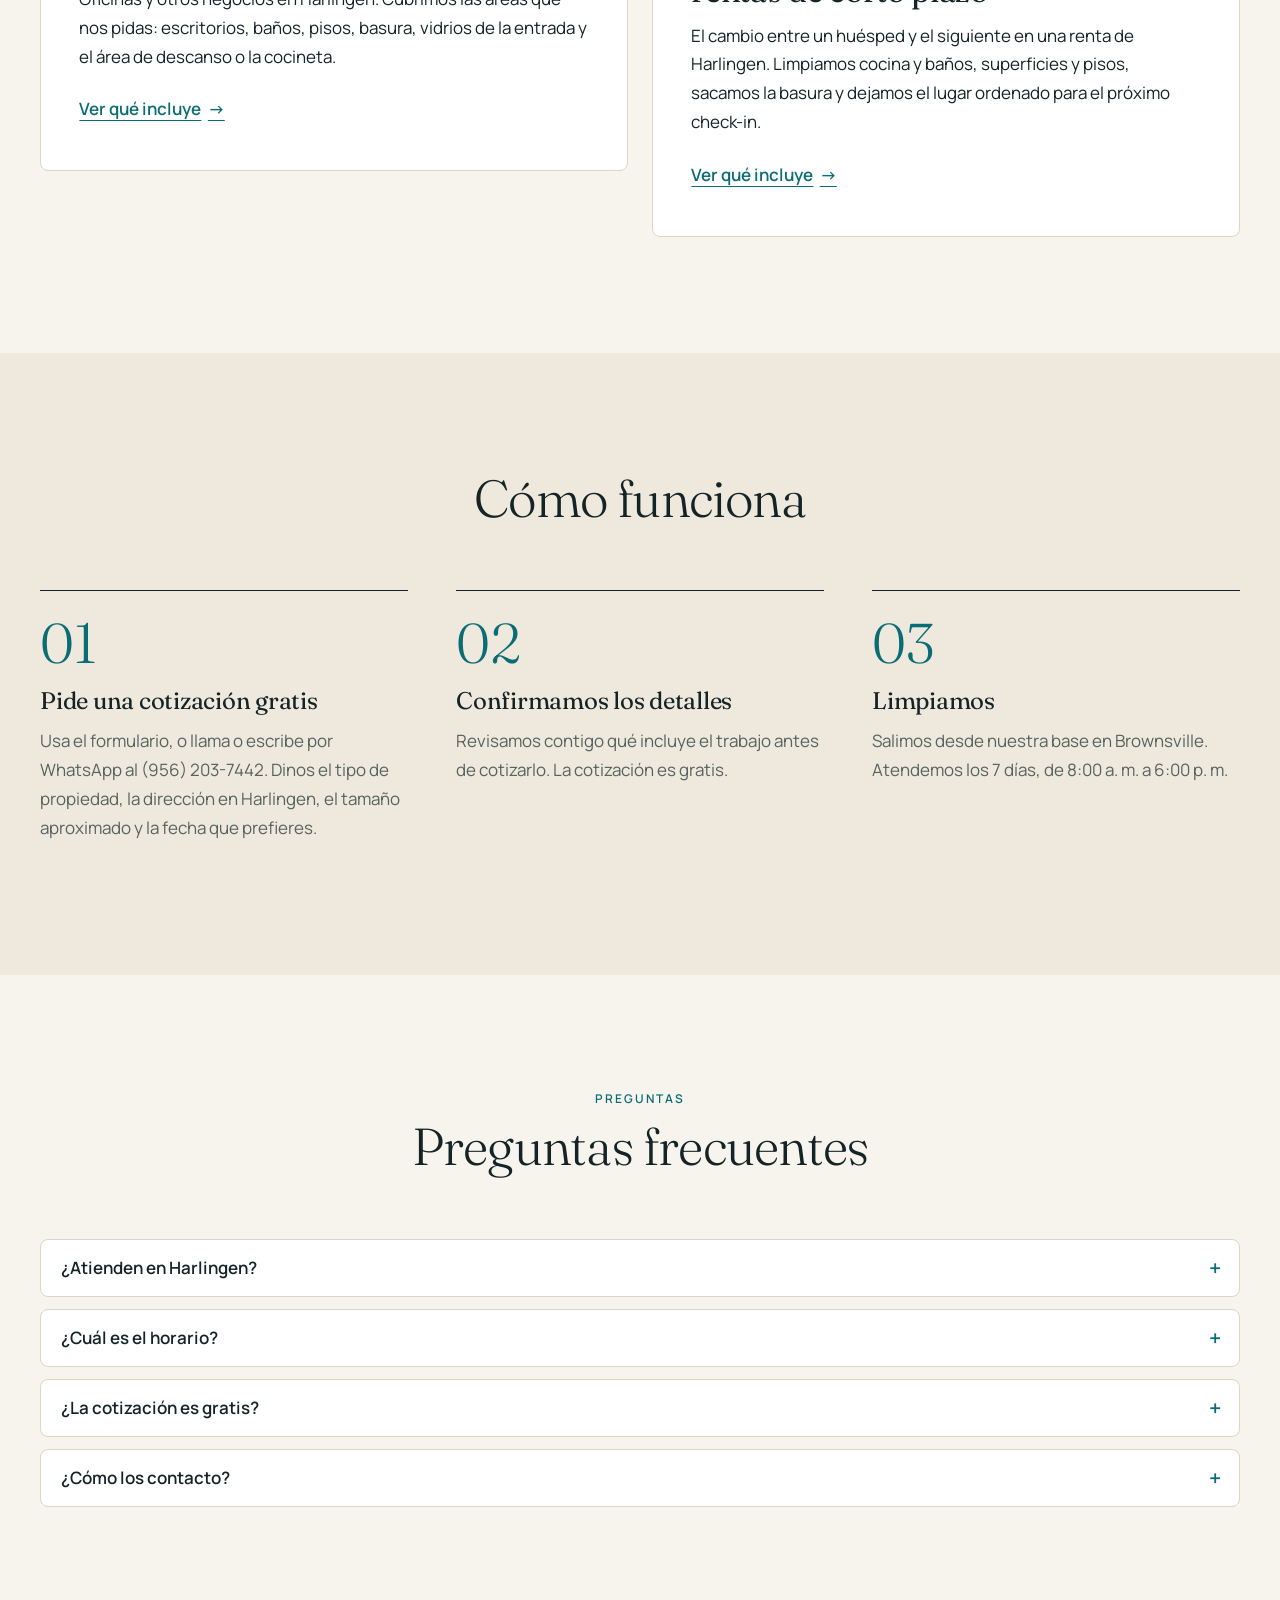
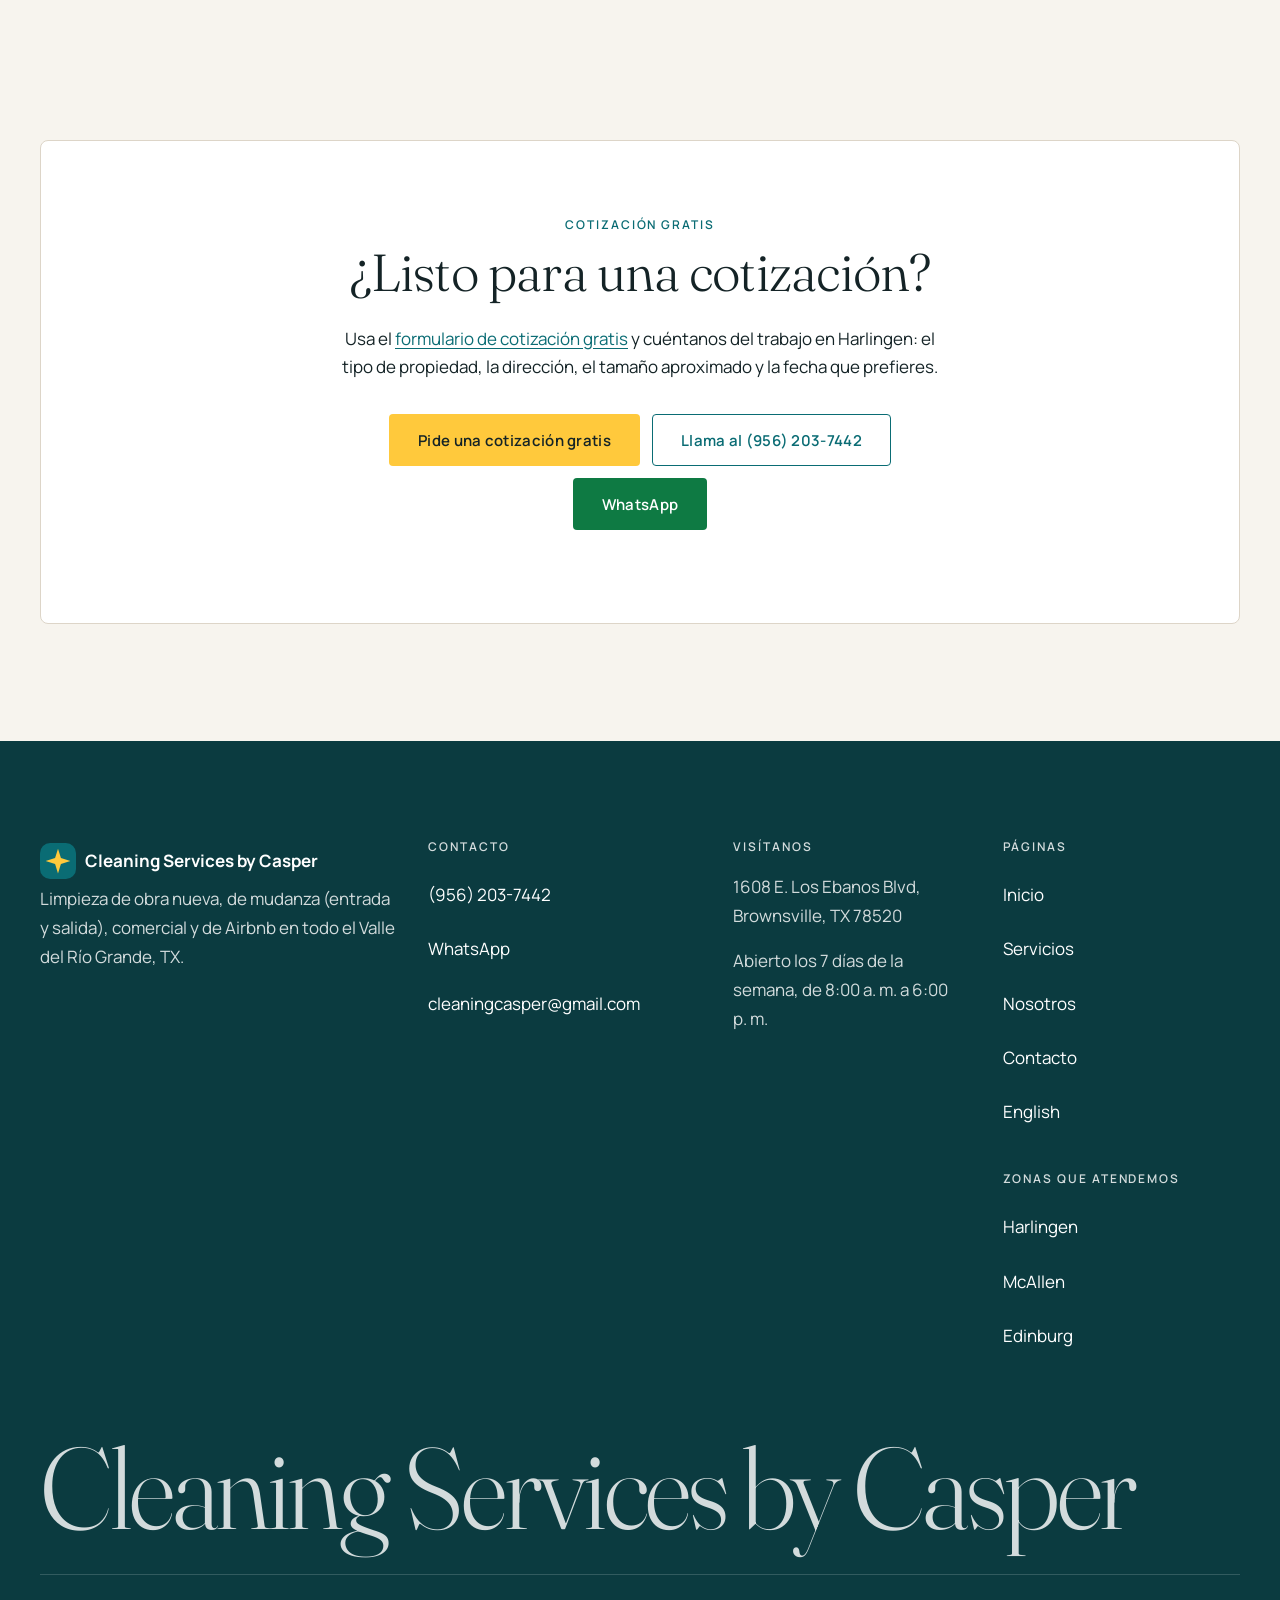
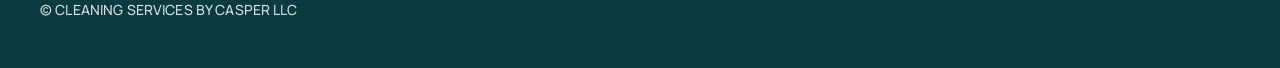
<file: es/harlingen.html>
<!DOCTYPE html>
<html lang="es">
<head>
  <meta charset="utf-8">
  <meta name="viewport" content="width=device-width, initial-scale=1">
  <title>Limpieza en Harlingen | Cleaning Services by Casper</title>
  <meta name="description" content="Limpieza de casas, rentas y negocios en Harlingen, TX. Cleaning Services by Casper sale desde Brownsville. Cotización gratis, 8:00 a. m. a 6:00 p. m.">
  <link rel="canonical" href="https://cleaningcasper.github.io/cleaning-casper-site/es/harlingen.html">
  <link rel="alternate" hreflang="en" href="https://cleaningcasper.github.io/cleaning-casper-site/harlingen.html">
  <link rel="alternate" hreflang="es" href="https://cleaningcasper.github.io/cleaning-casper-site/es/harlingen.html">
  <link rel="alternate" hreflang="x-default" href="https://cleaningcasper.github.io/cleaning-casper-site/harlingen.html">
  <meta property="og:title" content="Limpieza en Harlingen | Cleaning Services by Casper">
  <meta property="og:description" content="Limpieza de casas, rentas y negocios en Harlingen, TX. Cleaning Services by Casper sale desde Brownsville. Cotización gratis, 8:00 a. m. a 6:00 p. m.">
  <meta property="og:url" content="https://cleaningcasper.github.io/cleaning-casper-site/es/harlingen.html">
  <meta property="og:type" content="website">
  <meta property="og:locale" content="es_US">
  <meta property="og:locale:alternate" content="en_US">
  <meta property="og:image" content="https://cleaningcasper.github.io/cleaning-casper-site/images/hero.webp">
  <meta property="og:site_name" content="Cleaning Services by Casper">
  <meta name="twitter:card" content="summary_large_image">
  <meta name="twitter:title" content="Limpieza en Harlingen | Cleaning Services by Casper">
  <meta name="twitter:description" content="Limpieza de casas, rentas y negocios en Harlingen, TX. Cleaning Services by Casper sale desde Brownsville. Cotización gratis, 8:00 a. m. a 6:00 p. m.">
  <meta name="twitter:image" content="https://cleaningcasper.github.io/cleaning-casper-site/images/hero.webp">
  <meta name="theme-color" content="#0B3B40">
  <link rel="icon" type="image/svg+xml" href="data:image/svg+xml,%3Csvg xmlns='http://www.w3.org/2000/svg' viewBox='0 0 32 32'%3E%3Crect width='32' height='32' rx='9' fill='%230a6c74'/%3E%3Cpath fill='%23ffc93c' d='M16 5l2.6 8.4L27 16l-8.4 2.6L16 27l-2.6-8.4L5 16l8.4-2.6z'/%3E%3C/svg%3E">
  <link rel="preconnect" href="https://fonts.googleapis.com">
  <link rel="preconnect" href="https://fonts.gstatic.com" crossorigin>
  <link rel="stylesheet" href="https://fonts.googleapis.com/css2?family=Fraunces:opsz,wght@9..144,300;9..144,400;9..144,500&family=Manrope:wght@400;500;600;700&display=swap">
  <link rel="stylesheet" href="../styles.css">
  <script type="application/ld+json">
  {
  "@context": "https://schema.org",
  "@type": "Service",
  "name": "Limpieza de casas y comercios en Harlingen, TX",
  "serviceType": "Limpieza de casas y comercios",
  "url": "https://cleaningcasper.github.io/cleaning-casper-site/es/harlingen.html",
  "provider": {
    "@type": "LocalBusiness",
    "name": "Cleaning Services by Casper",
    "legalName": "CLEANING SERVICES BY CASPER LLC",
    "url": "https://cleaningcasper.github.io/cleaning-casper-site/",
    "sameAs": [
      "https://g.page/r/CTaMbQCReG5SEAI"
    ],
    "openingHoursSpecification": {
      "@type": "OpeningHoursSpecification",
      "dayOfWeek": [
        "Monday",
        "Tuesday",
        "Wednesday",
        "Thursday",
        "Friday",
        "Saturday",
        "Sunday"
      ],
      "opens": "08:00",
      "closes": "18:00"
    },
    "telephone": "+1-956-203-7442",
    "email": "cleaningcasper@gmail.com",
    "address": {
      "@type": "PostalAddress",
      "streetAddress": "1608 E. Los Ebanos Blvd",
      "addressLocality": "Brownsville",
      "addressRegion": "TX",
      "postalCode": "78520",
      "addressCountry": "US"
    }
  },
  "areaServed": {
    "@type": "City",
    "name": "Harlingen",
    "containedInPlace": {
      "@type": "AdministrativeArea",
      "name": "Condado de Cameron, Texas"
    }
  },
  "hoursAvailable": {
    "@type": "OpeningHoursSpecification",
    "dayOfWeek": [
      "Monday",
      "Tuesday",
      "Wednesday",
      "Thursday",
      "Friday",
      "Saturday",
      "Sunday"
    ],
    "opens": "08:00",
    "closes": "18:00"
  }
}
  </script>
  <script src="../site.js" defer></script>
</head>
<body>
  <a class="skip-link" href="#main">Saltar al contenido</a>
  <header class="site-header">
    <div class="container--wide header-inner">
      <a class="logo" href="index.html"><svg class="logo-mark" viewBox="0 0 32 32" width="36" height="36" aria-hidden="true" focusable="false"><rect width="32" height="32" rx="9" fill="#0a6c74"/><path fill="#ffc93c" d="M16 5l2.6 8.4L27 16l-8.4 2.6L16 27l-2.6-8.4L5 16l8.4-2.6z"/></svg><span>Cleaning Services <span class="logo-by">by Casper</span></span></a>
      <a class="header-lang" href="../harlingen.html" hreflang="en" lang="en">English</a>
      <button class="nav-toggle" type="button" aria-expanded="false" aria-controls="site-nav"><span class="visually-hidden">Menú</span><span class="nav-toggle-bars" aria-hidden="true"></span></button>
      <nav class="site-nav" aria-label="Principal">
        <ul class="nav-list" id="site-nav">
          <li><a href="index.html">Inicio</a></li>
          <li><a href="services.html">Servicios</a></li>
          <li><a href="about.html">Nosotros</a></li>
          <li><a href="contact.html">Contacto</a></li>
          <li class="nav-lang-item"><a class="nav-lang" href="../harlingen.html" hreflang="en" lang="en">English</a></li>
          <li class="nav-cta-item"><a class="nav-cta" href="contact.html#quote">Pide una cotización gratis</a></li>
        </ul>
      </nav>
    </div>
  </header>
  <main id="main" tabindex="-1">
    <section class="page-intro">
      <div class="container">
        <p class="kicker">Harlingen, TX</p>
        <h1>Limpieza de casas y comercios en Harlingen, TX</h1>
        <p class="lead">Si estás en Harlingen, salimos desde Brownsville para limpiar tu casa, tu renta o tu negocio. Harlingen queda en el condado de Cameron, dentro del Valle del Río Grande que ya atendemos. La cotización es gratis y abrimos todos los días, de 8:00 a. m. a 6:00 p. m.</p>
        <p class="actions">
          <a class="button button-sun" href="contact.html#quote">Pide una cotización gratis</a>
          <a class="button button-outline" href="tel:+19562037442">Llama al (956) 203-7442</a>
        </p>
      </div>
    </section>
    <section class="section" aria-labelledby="services-heading">
      <div class="container">
        <div class="section-head">
          <p class="kicker">En Harlingen</p>
          <h2 id="services-heading">Los mismos cuatro servicios, para una propiedad en Harlingen</h2>
          <p>Son los servicios que ya aparecen en la página de servicios. El alcance exacto se acuerda contigo cuando pides una cotización gratis.</p>
        </div>
        <div class="contact-grid">
        <article class="contact-card">
          <h3>Limpieza de obra nueva</h3>
          <p>Cuando terminas de construir o remodelar en Harlingen, esta visita quita el polvo de la obra y los restos que hayan quedado, y limpia las superficies duras. En un trabajo típico también entran la cocina, los baños y los vidrios interiores.</p>
          <a class="card-link" href="services.html#construction">Ver qué incluye<span class="visually-hidden">: Limpieza de obra nueva</span></a>
        </article>
        <article class="contact-card">
          <h3>Limpieza de mudanza (entrada y salida)</h3>
          <p>Para una casa o renta en Harlingen que cambia de ocupante, casi siempre con los cuartos vacíos o casi vacíos. Limpiamos superficies, el interior de gabinetes vacíos, la cocina y los baños para quien llega después.</p>
          <a class="card-link" href="services.html#move">Ver qué incluye<span class="visually-hidden">: Limpieza de mudanza (entrada y salida)</span></a>
        </article>
        <article class="contact-card">
          <h3>Limpieza comercial</h3>
          <p>Oficinas y otros negocios en Harlingen. Cubrimos las áreas que nos pidas: escritorios, baños, pisos, basura, vidrios de la entrada y el área de descanso o la cocineta.</p>
          <a class="card-link" href="services.html#commercial">Ver qué incluye<span class="visually-hidden">: Limpieza comercial</span></a>
        </article>
        <article class="contact-card">
          <h3>Limpieza de Airbnb y rentas de corto plazo</h3>
          <p>El cambio entre un huésped y el siguiente en una renta de Harlingen. Limpiamos cocina y baños, superficies y pisos, sacamos la basura y dejamos el lugar ordenado para el próximo check-in.</p>
          <a class="card-link" href="services.html#airbnb">Ver qué incluye<span class="visually-hidden">: Limpieza de Airbnb y rentas de corto plazo</span></a>
        </article>
        </div>
      </div>
    </section>
    <section class="section section-sand" aria-labelledby="steps-heading">
      <div class="container">
        <div class="section-head">
          <h2 id="steps-heading">Cómo funciona</h2>
        </div>
        <ol class="steps">
          <li><h3>Pide una cotización gratis</h3><p>Usa el formulario, o llama o escribe por WhatsApp al (956) 203-7442. Dinos el tipo de propiedad, la dirección en Harlingen, el tamaño aproximado y la fecha que prefieres.</p></li>
          <li><h3>Confirmamos los detalles</h3><p>Revisamos contigo qué incluye el trabajo antes de cotizarlo. La cotización es gratis.</p></li>
          <li><h3>Limpiamos</h3><p>Salimos desde nuestra base en Brownsville. Atendemos los 7 días, de 8:00 a. m. a 6:00 p. m.</p></li>
        </ol>
      </div>
    </section>
    <section class="section" aria-labelledby="faq-heading">
      <div class="container narrow">
        <div class="section-head">
          <p class="kicker">Preguntas</p>
          <h2 id="faq-heading">Preguntas frecuentes</h2>
        </div>
        <div class="guide">
          <details class="guide-item">
            <summary>¿Atienden en Harlingen?</summary>
            <div class="guide-body"><p>Sí. Atendemos todo el Valle del Río Grande, y Harlingen está en el condado de Cameron. Nuestra base está en Brownsville y vamos hasta allá.</p></div>
          </details>
          <details class="guide-item">
            <summary>¿Cuál es el horario?</summary>
            <div class="guide-body"><p>Abrimos los 7 días de la semana, de 8:00 a. m. a 6:00 p. m.</p></div>
          </details>
          <details class="guide-item">
            <summary>¿La cotización es gratis?</summary>
            <div class="guide-body"><p>Sí. La cotización no tiene costo.</p></div>
          </details>
          <details class="guide-item">
            <summary>¿Cómo los contacto?</summary>
            <div class="guide-body"><p>Llama o escribe por WhatsApp al (956) 203-7442, manda un correo a cleaningcasper@gmail.com o usa el formulario de cotización gratis.</p></div>
          </details>
        </div>
      </div>
    </section>
    <section class="section cta-wrap" aria-labelledby="quote-heading">
      <div class="container">
        <div class="cta-band">
          <p class="eyebrow">Cotización gratis</p>
          <h2 id="quote-heading">¿Listo para una cotización?</h2>
          <p>Usa el <a href="contact.html#quote">formulario de cotización gratis</a> y cuéntanos del trabajo en Harlingen: el tipo de propiedad, la dirección, el tamaño aproximado y la fecha que prefieres.</p>
          <p class="actions">
            <a class="button button-sun" href="contact.html#quote">Pide una cotización gratis</a>
            <a class="button button-outline" href="tel:+19562037442">Llama al (956) 203-7442</a>
            <a class="button button-wa" href="https://wa.me/19562037442?text=Hola%2C%20quisiera%20una%20cotizaci%C3%B3n%20de%20limpieza.">WhatsApp</a>
          </p>
        </div>
      </div>
    </section>
  </main>
  <footer class="site-footer">
    <div class="container">
      <div class="footer-grid">
        <div>
          <a class="logo" href="index.html"><svg class="logo-mark" viewBox="0 0 32 32" width="36" height="36" aria-hidden="true" focusable="false"><rect width="32" height="32" rx="9" fill="#0a6c74"/><path fill="#ffc93c" d="M16 5l2.6 8.4L27 16l-8.4 2.6L16 27l-2.6-8.4L5 16l8.4-2.6z"/></svg><span>Cleaning Services <span class="logo-by">by Casper</span></span></a>
          <p>Limpieza de obra nueva, de mudanza (entrada y salida), comercial y de Airbnb en todo el Valle del Río Grande, TX.</p>
        </div>
        <div>
          <p class="footer-title">Contacto</p>
          <ul>
            <li><a href="tel:+19562037442">(956) 203-7442</a></li>
            <li><a href="https://wa.me/19562037442?text=Hola%2C%20quisiera%20una%20cotizaci%C3%B3n%20de%20limpieza.">WhatsApp</a></li>
            <li><a href="mailto:cleaningcasper@gmail.com">cleaningcasper@gmail.com</a></li>
          </ul>
        </div>
        <div>
          <p class="footer-title">Visítanos</p>
          <address>
            <p>1608 E. Los Ebanos Blvd, Brownsville, TX 78520</p>
            <p>Abierto los 7 días de la semana, de 8:00 a. m. a 6:00 p. m.</p>
          </address>
        </div>
        <div>
          <p class="footer-title">Páginas</p>
          <ul>
            <li><a href="index.html">Inicio</a></li>
            <li><a href="services.html">Servicios</a></li>
            <li><a href="about.html">Nosotros</a></li>
            <li><a href="contact.html">Contacto</a></li>
            <li><a href="../harlingen.html" hreflang="en" lang="en">English</a></li>
          </ul>
        </div>
        <div>
          <p class="footer-title">Zonas que atendemos</p>
          <ul>
            <li><a href="harlingen.html" aria-current="page">Harlingen</a></li>
            <li><a href="mcallen.html">McAllen</a></li>
            <li><a href="edinburg.html">Edinburg</a></li>
          </ul>
        </div>
      </div>
      <p class="footer-wordmark" aria-hidden="true">Cleaning Services by Casper</p>
      <p class="legal">&copy; CLEANING SERVICES BY CASPER LLC</p>
    </div>
  </footer>
  <nav class="action-bar" aria-label="Contacto rápido">
    <a href="tel:+19562037442"><svg viewBox="0 0 24 24" width="18" height="18" fill="none" stroke="currentColor" stroke-width="2" stroke-linecap="round" stroke-linejoin="round" aria-hidden="true" focusable="false"><path d="M22 16.9v3a2 2 0 0 1-2.2 2 19.8 19.8 0 0 1-8.6-3.1 19.5 19.5 0 0 1-6-6 19.8 19.8 0 0 1-3.1-8.7A2 2 0 0 1 4 2h3a2 2 0 0 1 2 1.7c.1.9.3 1.8.6 2.6a2 2 0 0 1-.5 2.1L8 9.9a16 16 0 0 0 6 6l1.5-1.1a2 2 0 0 1 2.1-.5c.8.3 1.7.5 2.6.6a2 2 0 0 1 1.8 2z"/></svg>Llamar</a>
    <a href="https://wa.me/19562037442?text=Hola%2C%20quisiera%20una%20cotizaci%C3%B3n%20de%20limpieza."><svg viewBox="0 0 24 24" width="18" height="18" fill="none" stroke="currentColor" stroke-width="2" stroke-linecap="round" stroke-linejoin="round" aria-hidden="true" focusable="false"><path d="M4 20l1.5-4A8 8 0 1 1 9 19.3z"/><path d="M9 10h6M9 13h4"/></svg>WhatsApp</a>
    <a class="action-bar-cta" href="contact.html#quote">Pide una cotización gratis</a>
  </nav>
  <a class="wa-float" href="https://wa.me/19562037442?text=Hola%2C%20quisiera%20una%20cotizaci%C3%B3n%20de%20limpieza." aria-label="Escríbenos por WhatsApp"><svg viewBox="0 0 24 24" width="26" height="26" fill="none" stroke="currentColor" stroke-width="2" stroke-linecap="round" stroke-linejoin="round" aria-hidden="true" focusable="false"><path d="M4 20l1.5-4A8 8 0 1 1 9 19.3z"/><path d="M9 10h6M9 13h4"/></svg></a>
</body>
</html>
</file>
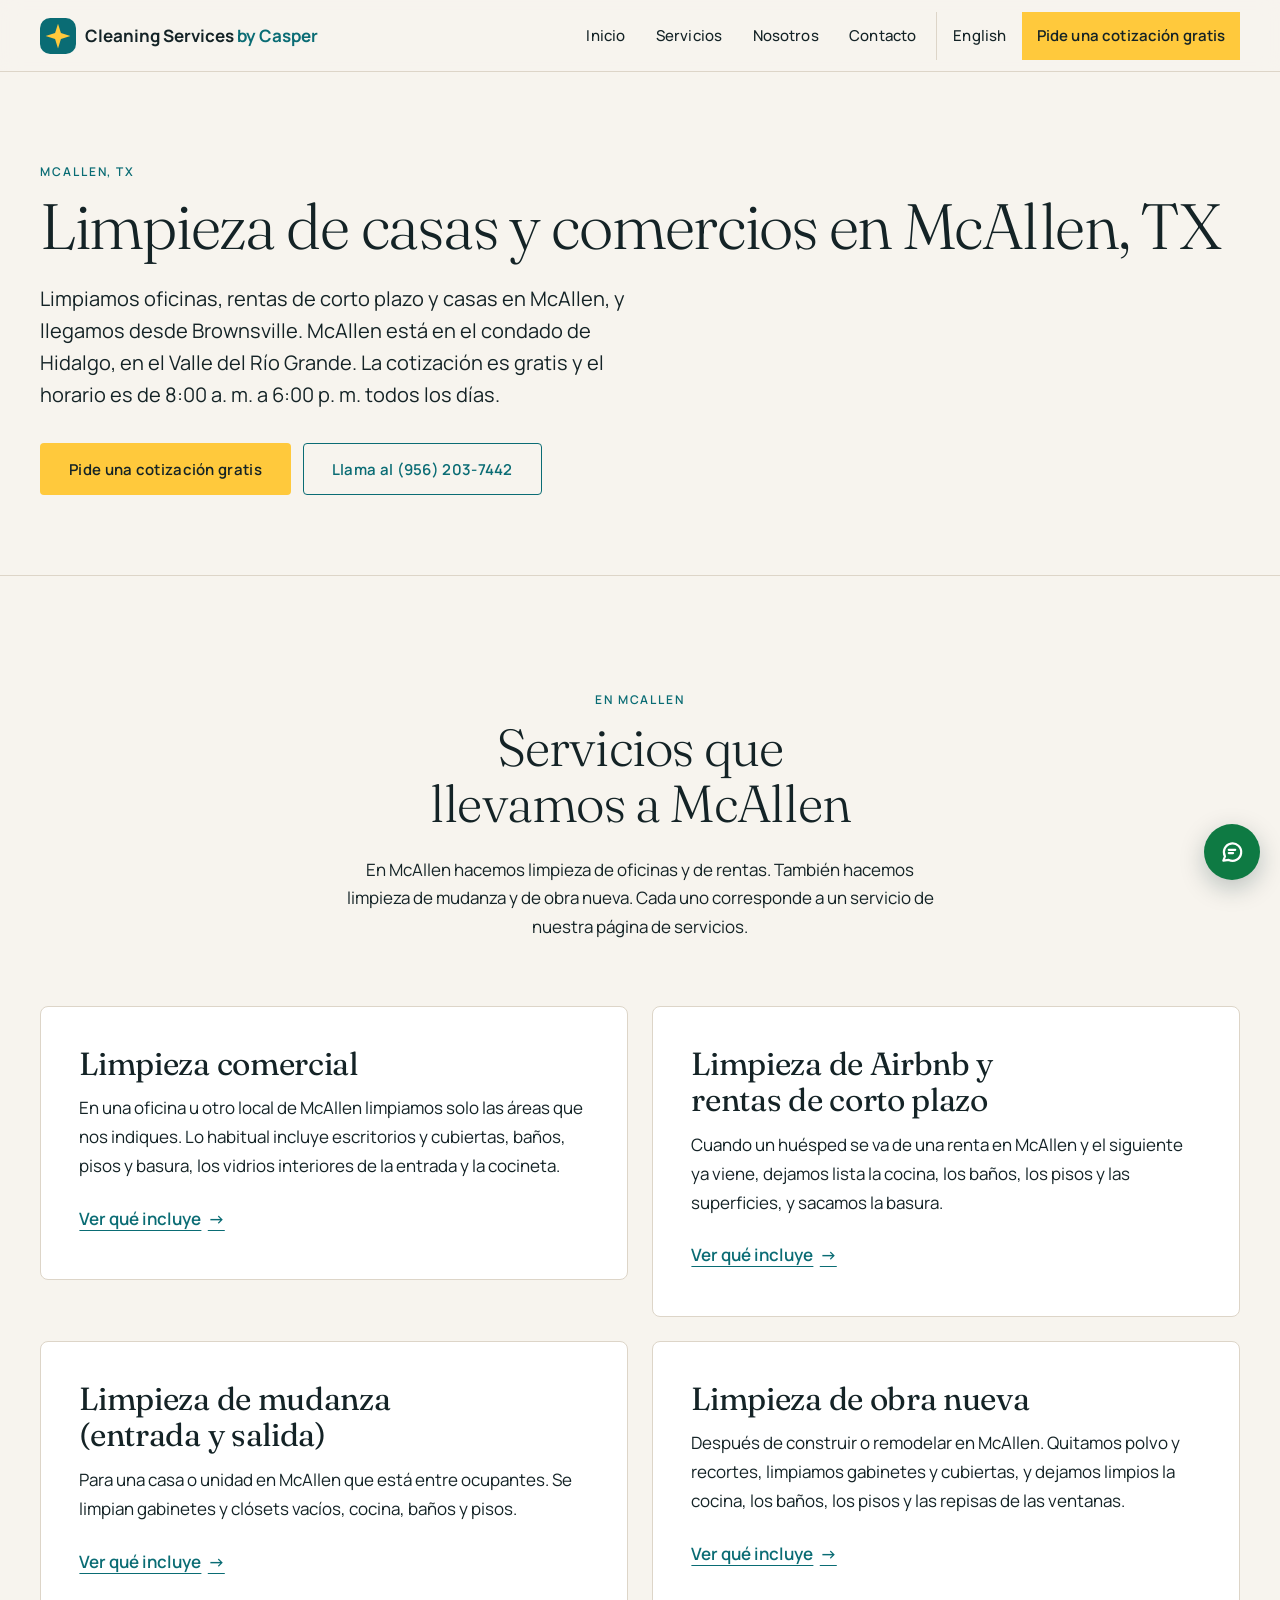
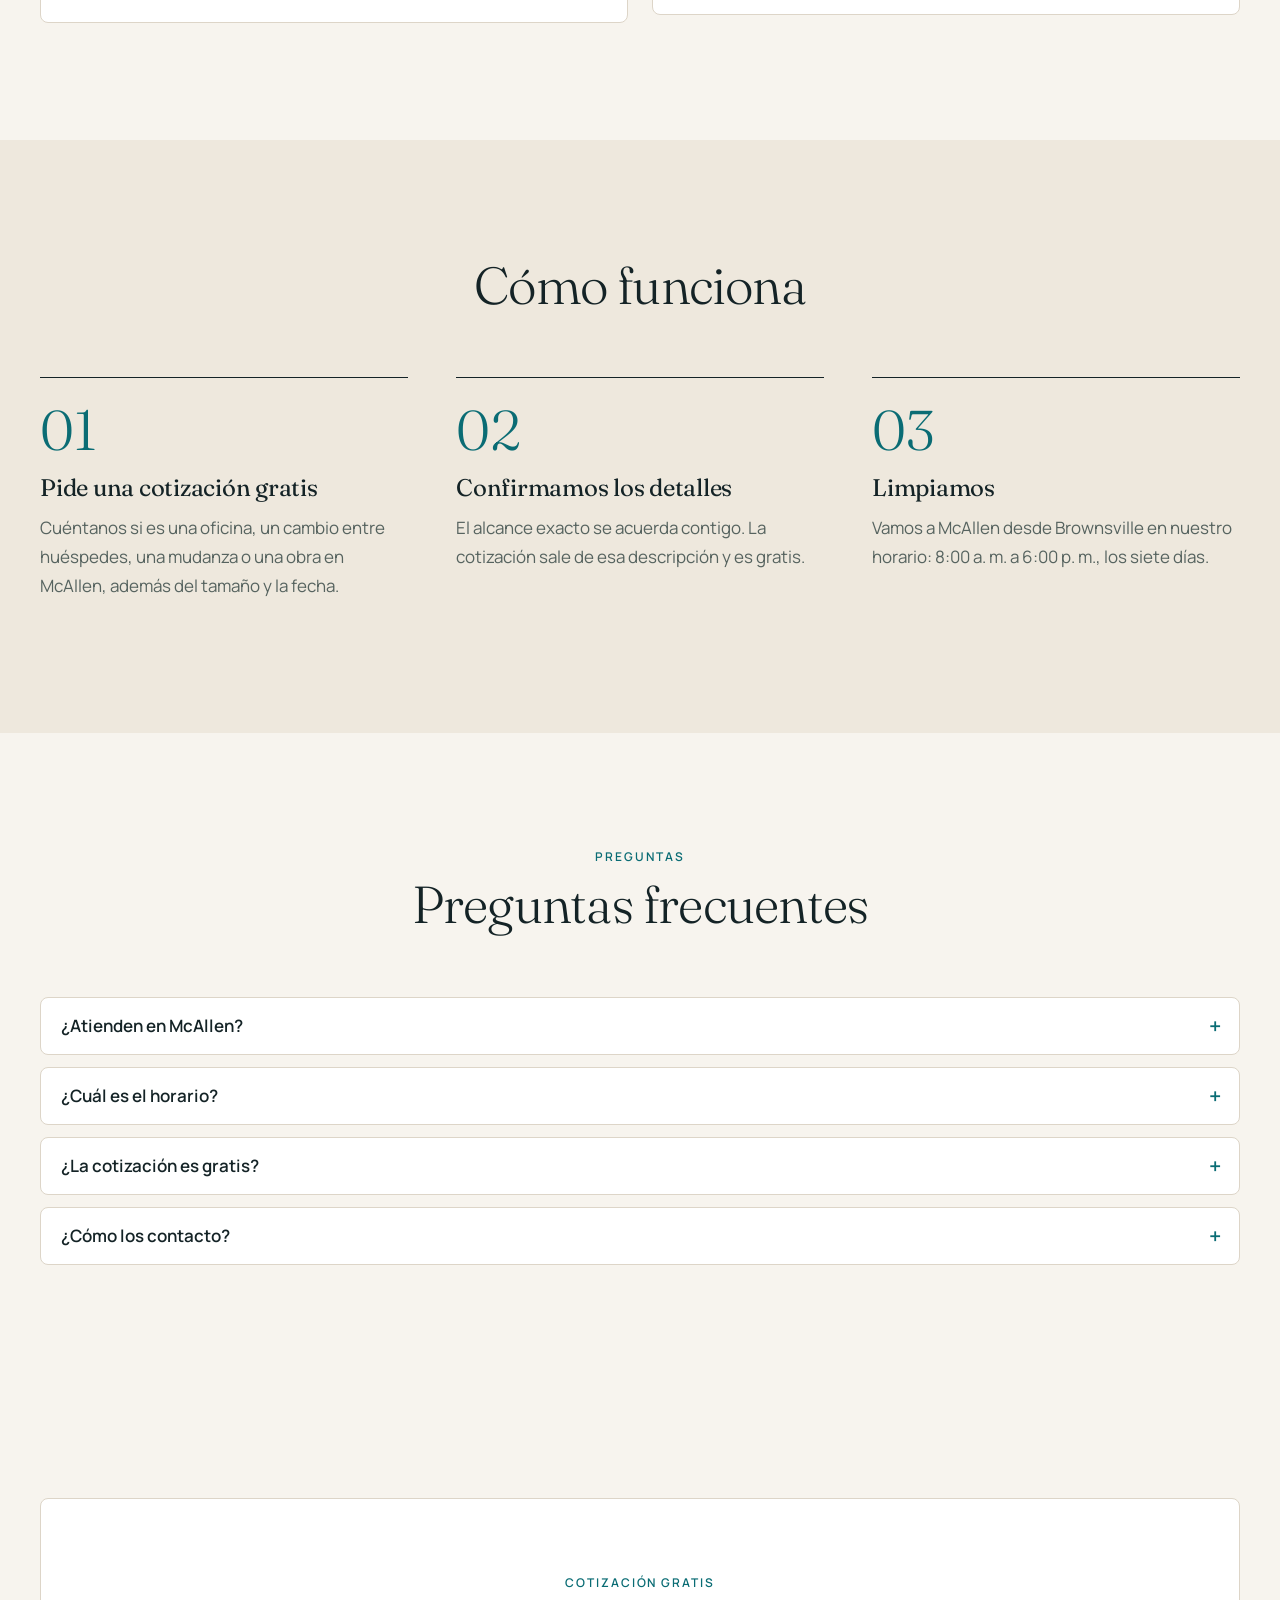
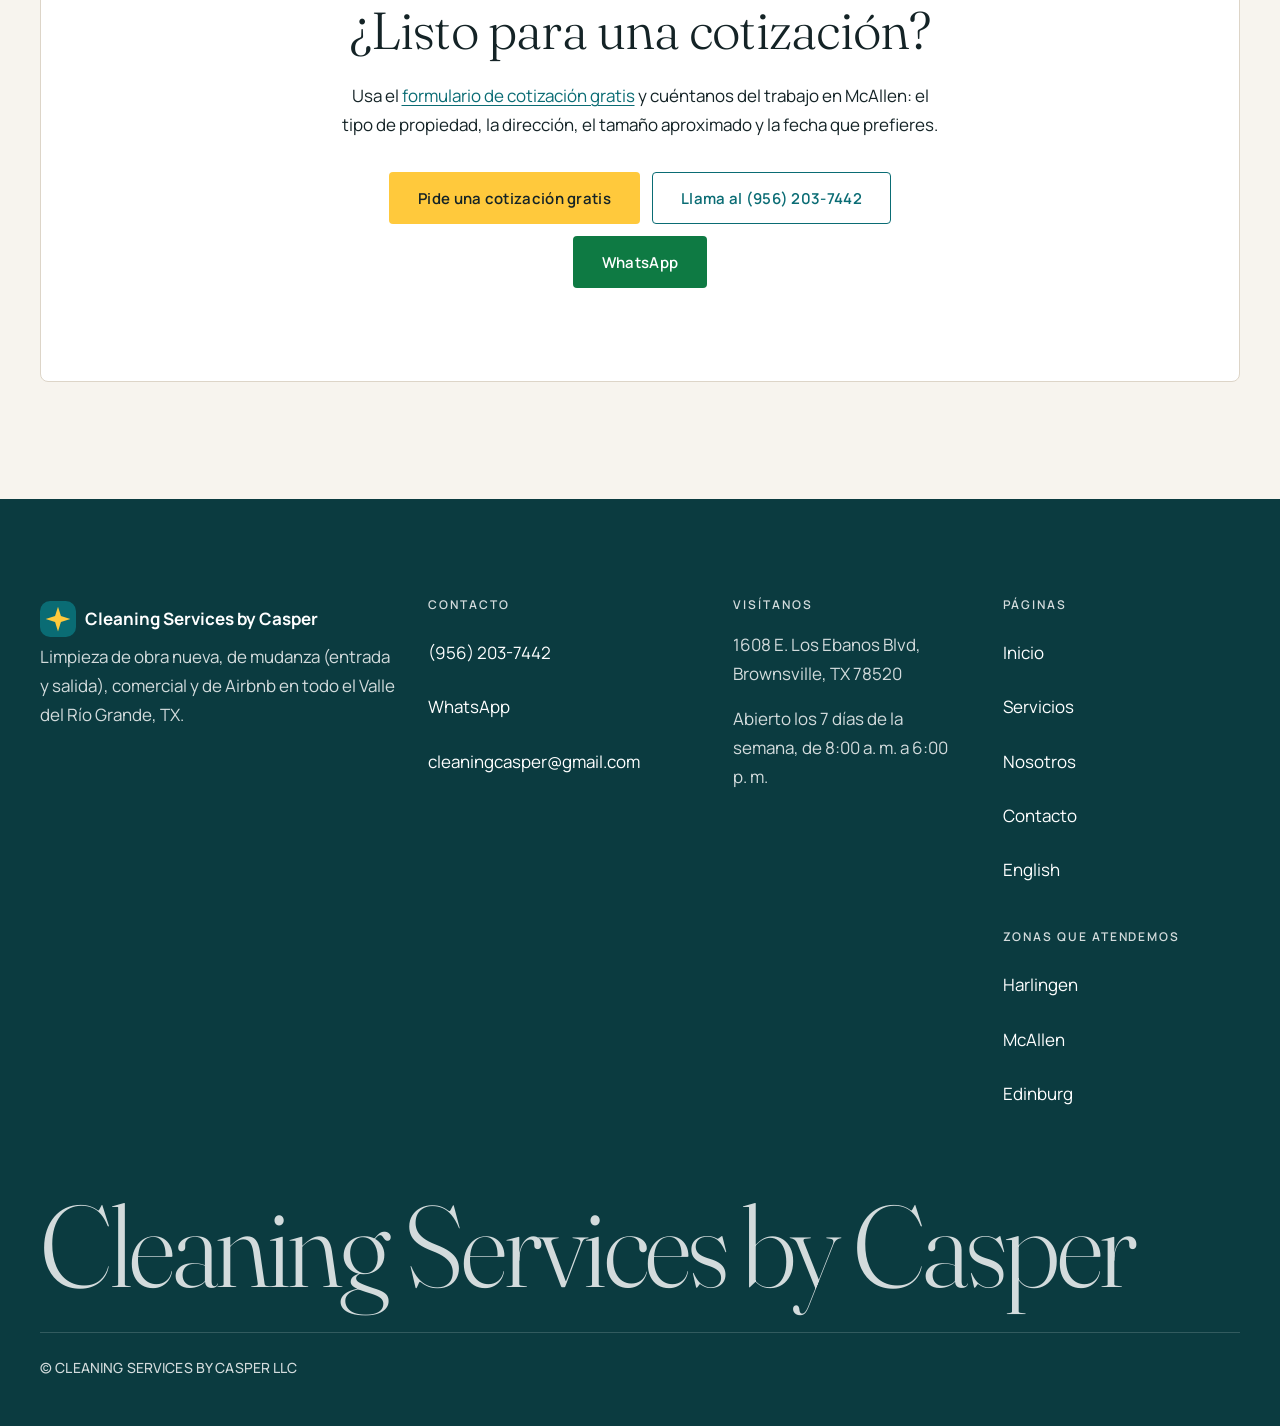
<file: es/mcallen.html>
<!DOCTYPE html>
<html lang="es">
<head>
  <meta charset="utf-8">
  <meta name="viewport" content="width=device-width, initial-scale=1">
  <title>Limpieza en McAllen | Cleaning Services by Casper</title>
  <meta name="description" content="Limpiamos oficinas, rentas y casas en McAllen, TX. Salimos de Brownsville. Cotización gratis, de 8:00 a. m. a 6:00 p. m. todos los días.">
  <link rel="canonical" href="https://cleaningcasper.github.io/cleaning-casper-site/es/mcallen.html">
  <link rel="alternate" hreflang="en" href="https://cleaningcasper.github.io/cleaning-casper-site/mcallen.html">
  <link rel="alternate" hreflang="es" href="https://cleaningcasper.github.io/cleaning-casper-site/es/mcallen.html">
  <link rel="alternate" hreflang="x-default" href="https://cleaningcasper.github.io/cleaning-casper-site/mcallen.html">
  <meta property="og:title" content="Limpieza en McAllen | Cleaning Services by Casper">
  <meta property="og:description" content="Limpiamos oficinas, rentas y casas en McAllen, TX. Salimos de Brownsville. Cotización gratis, de 8:00 a. m. a 6:00 p. m. todos los días.">
  <meta property="og:url" content="https://cleaningcasper.github.io/cleaning-casper-site/es/mcallen.html">
  <meta property="og:type" content="website">
  <meta property="og:locale" content="es_US">
  <meta property="og:locale:alternate" content="en_US">
  <meta property="og:image" content="https://cleaningcasper.github.io/cleaning-casper-site/images/hero.webp">
  <meta property="og:site_name" content="Cleaning Services by Casper">
  <meta name="twitter:card" content="summary_large_image">
  <meta name="twitter:title" content="Limpieza en McAllen | Cleaning Services by Casper">
  <meta name="twitter:description" content="Limpiamos oficinas, rentas y casas en McAllen, TX. Salimos de Brownsville. Cotización gratis, de 8:00 a. m. a 6:00 p. m. todos los días.">
  <meta name="twitter:image" content="https://cleaningcasper.github.io/cleaning-casper-site/images/hero.webp">
  <meta name="theme-color" content="#0B3B40">
  <link rel="icon" type="image/svg+xml" href="data:image/svg+xml,%3Csvg xmlns='http://www.w3.org/2000/svg' viewBox='0 0 32 32'%3E%3Crect width='32' height='32' rx='9' fill='%230a6c74'/%3E%3Cpath fill='%23ffc93c' d='M16 5l2.6 8.4L27 16l-8.4 2.6L16 27l-2.6-8.4L5 16l8.4-2.6z'/%3E%3C/svg%3E">
  <link rel="preconnect" href="https://fonts.googleapis.com">
  <link rel="preconnect" href="https://fonts.gstatic.com" crossorigin>
  <link rel="stylesheet" href="https://fonts.googleapis.com/css2?family=Fraunces:opsz,wght@9..144,300;9..144,400;9..144,500&family=Manrope:wght@400;500;600;700&display=swap">
  <link rel="stylesheet" href="../styles.css">
  <script type="application/ld+json">
  {
  "@context": "https://schema.org",
  "@type": "Service",
  "name": "Limpieza de casas y comercios en McAllen, TX",
  "serviceType": "Limpieza de casas y comercios",
  "url": "https://cleaningcasper.github.io/cleaning-casper-site/es/mcallen.html",
  "provider": {
    "@type": "LocalBusiness",
    "name": "Cleaning Services by Casper",
    "legalName": "CLEANING SERVICES BY CASPER LLC",
    "url": "https://cleaningcasper.github.io/cleaning-casper-site/",
    "sameAs": [
      "https://g.page/r/CTaMbQCReG5SEAI"
    ],
    "openingHoursSpecification": {
      "@type": "OpeningHoursSpecification",
      "dayOfWeek": [
        "Monday",
        "Tuesday",
        "Wednesday",
        "Thursday",
        "Friday",
        "Saturday",
        "Sunday"
      ],
      "opens": "08:00",
      "closes": "18:00"
    },
    "telephone": "+1-956-203-7442",
    "email": "cleaningcasper@gmail.com",
    "address": {
      "@type": "PostalAddress",
      "streetAddress": "1608 E. Los Ebanos Blvd",
      "addressLocality": "Brownsville",
      "addressRegion": "TX",
      "postalCode": "78520",
      "addressCountry": "US"
    }
  },
  "areaServed": {
    "@type": "City",
    "name": "McAllen",
    "containedInPlace": {
      "@type": "AdministrativeArea",
      "name": "Condado de Hidalgo, Texas"
    }
  },
  "hoursAvailable": {
    "@type": "OpeningHoursSpecification",
    "dayOfWeek": [
      "Monday",
      "Tuesday",
      "Wednesday",
      "Thursday",
      "Friday",
      "Saturday",
      "Sunday"
    ],
    "opens": "08:00",
    "closes": "18:00"
  }
}
  </script>
  <script src="../site.js" defer></script>
</head>
<body>
  <a class="skip-link" href="#main">Saltar al contenido</a>
  <header class="site-header">
    <div class="container--wide header-inner">
      <a class="logo" href="index.html"><svg class="logo-mark" viewBox="0 0 32 32" width="36" height="36" aria-hidden="true" focusable="false"><rect width="32" height="32" rx="9" fill="#0a6c74"/><path fill="#ffc93c" d="M16 5l2.6 8.4L27 16l-8.4 2.6L16 27l-2.6-8.4L5 16l8.4-2.6z"/></svg><span>Cleaning Services <span class="logo-by">by Casper</span></span></a>
      <a class="header-lang" href="../mcallen.html" hreflang="en" lang="en">English</a>
      <button class="nav-toggle" type="button" aria-expanded="false" aria-controls="site-nav"><span class="visually-hidden">Menú</span><span class="nav-toggle-bars" aria-hidden="true"></span></button>
      <nav class="site-nav" aria-label="Principal">
        <ul class="nav-list" id="site-nav">
          <li><a href="index.html">Inicio</a></li>
          <li><a href="services.html">Servicios</a></li>
          <li><a href="about.html">Nosotros</a></li>
          <li><a href="contact.html">Contacto</a></li>
          <li class="nav-lang-item"><a class="nav-lang" href="../mcallen.html" hreflang="en" lang="en">English</a></li>
          <li class="nav-cta-item"><a class="nav-cta" href="contact.html#quote">Pide una cotización gratis</a></li>
        </ul>
      </nav>
    </div>
  </header>
  <main id="main" tabindex="-1">
    <section class="page-intro">
      <div class="container">
        <p class="kicker">McAllen, TX</p>
        <h1>Limpieza de casas y comercios en McAllen, TX</h1>
        <p class="lead">Limpiamos oficinas, rentas de corto plazo y casas en McAllen, y llegamos desde Brownsville. McAllen está en el condado de Hidalgo, en el Valle del Río Grande. La cotización es gratis y el horario es de 8:00 a. m. a 6:00 p. m. todos los días.</p>
        <p class="actions">
          <a class="button button-sun" href="contact.html#quote">Pide una cotización gratis</a>
          <a class="button button-outline" href="tel:+19562037442">Llama al (956) 203-7442</a>
        </p>
      </div>
    </section>
    <section class="section" aria-labelledby="services-heading">
      <div class="container">
        <div class="section-head">
          <p class="kicker">En McAllen</p>
          <h2 id="services-heading">Servicios que llevamos a McAllen</h2>
          <p>En McAllen hacemos limpieza de oficinas y de rentas. También hacemos limpieza de mudanza y de obra nueva. Cada uno corresponde a un servicio de nuestra página de servicios.</p>
        </div>
        <div class="contact-grid">
        <article class="contact-card">
          <h3>Limpieza comercial</h3>
          <p>En una oficina u otro local de McAllen limpiamos solo las áreas que nos indiques. Lo habitual incluye escritorios y cubiertas, baños, pisos y basura, los vidrios interiores de la entrada y la cocineta.</p>
          <a class="card-link" href="services.html#commercial">Ver qué incluye<span class="visually-hidden">: Limpieza comercial</span></a>
        </article>
        <article class="contact-card">
          <h3>Limpieza de Airbnb y rentas de corto plazo</h3>
          <p>Cuando un huésped se va de una renta en McAllen y el siguiente ya viene, dejamos lista la cocina, los baños, los pisos y las superficies, y sacamos la basura.</p>
          <a class="card-link" href="services.html#airbnb">Ver qué incluye<span class="visually-hidden">: Limpieza de Airbnb y rentas de corto plazo</span></a>
        </article>
        <article class="contact-card">
          <h3>Limpieza de mudanza (entrada y salida)</h3>
          <p>Para una casa o unidad en McAllen que está entre ocupantes. Se limpian gabinetes y clósets vacíos, cocina, baños y pisos.</p>
          <a class="card-link" href="services.html#move">Ver qué incluye<span class="visually-hidden">: Limpieza de mudanza (entrada y salida)</span></a>
        </article>
        <article class="contact-card">
          <h3>Limpieza de obra nueva</h3>
          <p>Después de construir o remodelar en McAllen. Quitamos polvo y recortes, limpiamos gabinetes y cubiertas, y dejamos limpios la cocina, los baños, los pisos y las repisas de las ventanas.</p>
          <a class="card-link" href="services.html#construction">Ver qué incluye<span class="visually-hidden">: Limpieza de obra nueva</span></a>
        </article>
        </div>
      </div>
    </section>
    <section class="section section-sand" aria-labelledby="steps-heading">
      <div class="container">
        <div class="section-head">
          <h2 id="steps-heading">Cómo funciona</h2>
        </div>
        <ol class="steps">
          <li><h3>Pide una cotización gratis</h3><p>Cuéntanos si es una oficina, un cambio entre huéspedes, una mudanza o una obra en McAllen, además del tamaño y la fecha.</p></li>
          <li><h3>Confirmamos los detalles</h3><p>El alcance exacto se acuerda contigo. La cotización sale de esa descripción y es gratis.</p></li>
          <li><h3>Limpiamos</h3><p>Vamos a McAllen desde Brownsville en nuestro horario: 8:00 a. m. a 6:00 p. m., los siete días.</p></li>
        </ol>
      </div>
    </section>
    <section class="section" aria-labelledby="faq-heading">
      <div class="container narrow">
        <div class="section-head">
          <p class="kicker">Preguntas</p>
          <h2 id="faq-heading">Preguntas frecuentes</h2>
        </div>
        <div class="guide">
          <details class="guide-item">
            <summary>¿Atienden en McAllen?</summary>
            <div class="guide-body"><p>Sí. McAllen está en el condado de Hidalgo y forma parte del Valle del Río Grande. Salimos de Brownsville.</p></div>
          </details>
          <details class="guide-item">
            <summary>¿Cuál es el horario?</summary>
            <div class="guide-body"><p>Los 7 días de la semana, de 8:00 a. m. a 6:00 p. m.</p></div>
          </details>
          <details class="guide-item">
            <summary>¿La cotización es gratis?</summary>
            <div class="guide-body"><p>Sí, pedir la cotización no cuesta nada.</p></div>
          </details>
          <details class="guide-item">
            <summary>¿Cómo los contacto?</summary>
            <div class="guide-body"><p>Al (956) 203-7442 por teléfono o WhatsApp, al correo cleaningcasper@gmail.com, o con el formulario de cotización gratis.</p></div>
          </details>
        </div>
      </div>
    </section>
    <section class="section cta-wrap" aria-labelledby="quote-heading">
      <div class="container">
        <div class="cta-band">
          <p class="eyebrow">Cotización gratis</p>
          <h2 id="quote-heading">¿Listo para una cotización?</h2>
          <p>Usa el <a href="contact.html#quote">formulario de cotización gratis</a> y cuéntanos del trabajo en McAllen: el tipo de propiedad, la dirección, el tamaño aproximado y la fecha que prefieres.</p>
          <p class="actions">
            <a class="button button-sun" href="contact.html#quote">Pide una cotización gratis</a>
            <a class="button button-outline" href="tel:+19562037442">Llama al (956) 203-7442</a>
            <a class="button button-wa" href="https://wa.me/19562037442?text=Hola%2C%20quisiera%20una%20cotizaci%C3%B3n%20de%20limpieza.">WhatsApp</a>
          </p>
        </div>
      </div>
    </section>
  </main>
  <footer class="site-footer">
    <div class="container">
      <div class="footer-grid">
        <div>
          <a class="logo" href="index.html"><svg class="logo-mark" viewBox="0 0 32 32" width="36" height="36" aria-hidden="true" focusable="false"><rect width="32" height="32" rx="9" fill="#0a6c74"/><path fill="#ffc93c" d="M16 5l2.6 8.4L27 16l-8.4 2.6L16 27l-2.6-8.4L5 16l8.4-2.6z"/></svg><span>Cleaning Services <span class="logo-by">by Casper</span></span></a>
          <p>Limpieza de obra nueva, de mudanza (entrada y salida), comercial y de Airbnb en todo el Valle del Río Grande, TX.</p>
        </div>
        <div>
          <p class="footer-title">Contacto</p>
          <ul>
            <li><a href="tel:+19562037442">(956) 203-7442</a></li>
            <li><a href="https://wa.me/19562037442?text=Hola%2C%20quisiera%20una%20cotizaci%C3%B3n%20de%20limpieza.">WhatsApp</a></li>
            <li><a href="mailto:cleaningcasper@gmail.com">cleaningcasper@gmail.com</a></li>
          </ul>
        </div>
        <div>
          <p class="footer-title">Visítanos</p>
          <address>
            <p>1608 E. Los Ebanos Blvd, Brownsville, TX 78520</p>
            <p>Abierto los 7 días de la semana, de 8:00 a. m. a 6:00 p. m.</p>
          </address>
        </div>
        <div>
          <p class="footer-title">Páginas</p>
          <ul>
            <li><a href="index.html">Inicio</a></li>
            <li><a href="services.html">Servicios</a></li>
            <li><a href="about.html">Nosotros</a></li>
            <li><a href="contact.html">Contacto</a></li>
            <li><a href="../mcallen.html" hreflang="en" lang="en">English</a></li>
          </ul>
        </div>
        <div>
          <p class="footer-title">Zonas que atendemos</p>
          <ul>
            <li><a href="harlingen.html">Harlingen</a></li>
            <li><a href="mcallen.html" aria-current="page">McAllen</a></li>
            <li><a href="edinburg.html">Edinburg</a></li>
          </ul>
        </div>
      </div>
      <p class="footer-wordmark" aria-hidden="true">Cleaning Services by Casper</p>
      <p class="legal">&copy; CLEANING SERVICES BY CASPER LLC</p>
    </div>
  </footer>
  <nav class="action-bar" aria-label="Contacto rápido">
    <a href="tel:+19562037442"><svg viewBox="0 0 24 24" width="18" height="18" fill="none" stroke="currentColor" stroke-width="2" stroke-linecap="round" stroke-linejoin="round" aria-hidden="true" focusable="false"><path d="M22 16.9v3a2 2 0 0 1-2.2 2 19.8 19.8 0 0 1-8.6-3.1 19.5 19.5 0 0 1-6-6 19.8 19.8 0 0 1-3.1-8.7A2 2 0 0 1 4 2h3a2 2 0 0 1 2 1.7c.1.9.3 1.8.6 2.6a2 2 0 0 1-.5 2.1L8 9.9a16 16 0 0 0 6 6l1.5-1.1a2 2 0 0 1 2.1-.5c.8.3 1.7.5 2.6.6a2 2 0 0 1 1.8 2z"/></svg>Llamar</a>
    <a href="https://wa.me/19562037442?text=Hola%2C%20quisiera%20una%20cotizaci%C3%B3n%20de%20limpieza."><svg viewBox="0 0 24 24" width="18" height="18" fill="none" stroke="currentColor" stroke-width="2" stroke-linecap="round" stroke-linejoin="round" aria-hidden="true" focusable="false"><path d="M4 20l1.5-4A8 8 0 1 1 9 19.3z"/><path d="M9 10h6M9 13h4"/></svg>WhatsApp</a>
    <a class="action-bar-cta" href="contact.html#quote">Pide una cotización gratis</a>
  </nav>
  <a class="wa-float" href="https://wa.me/19562037442?text=Hola%2C%20quisiera%20una%20cotizaci%C3%B3n%20de%20limpieza." aria-label="Escríbenos por WhatsApp"><svg viewBox="0 0 24 24" width="26" height="26" fill="none" stroke="currentColor" stroke-width="2" stroke-linecap="round" stroke-linejoin="round" aria-hidden="true" focusable="false"><path d="M4 20l1.5-4A8 8 0 1 1 9 19.3z"/><path d="M9 10h6M9 13h4"/></svg></a>
</body>
</html>
</file>
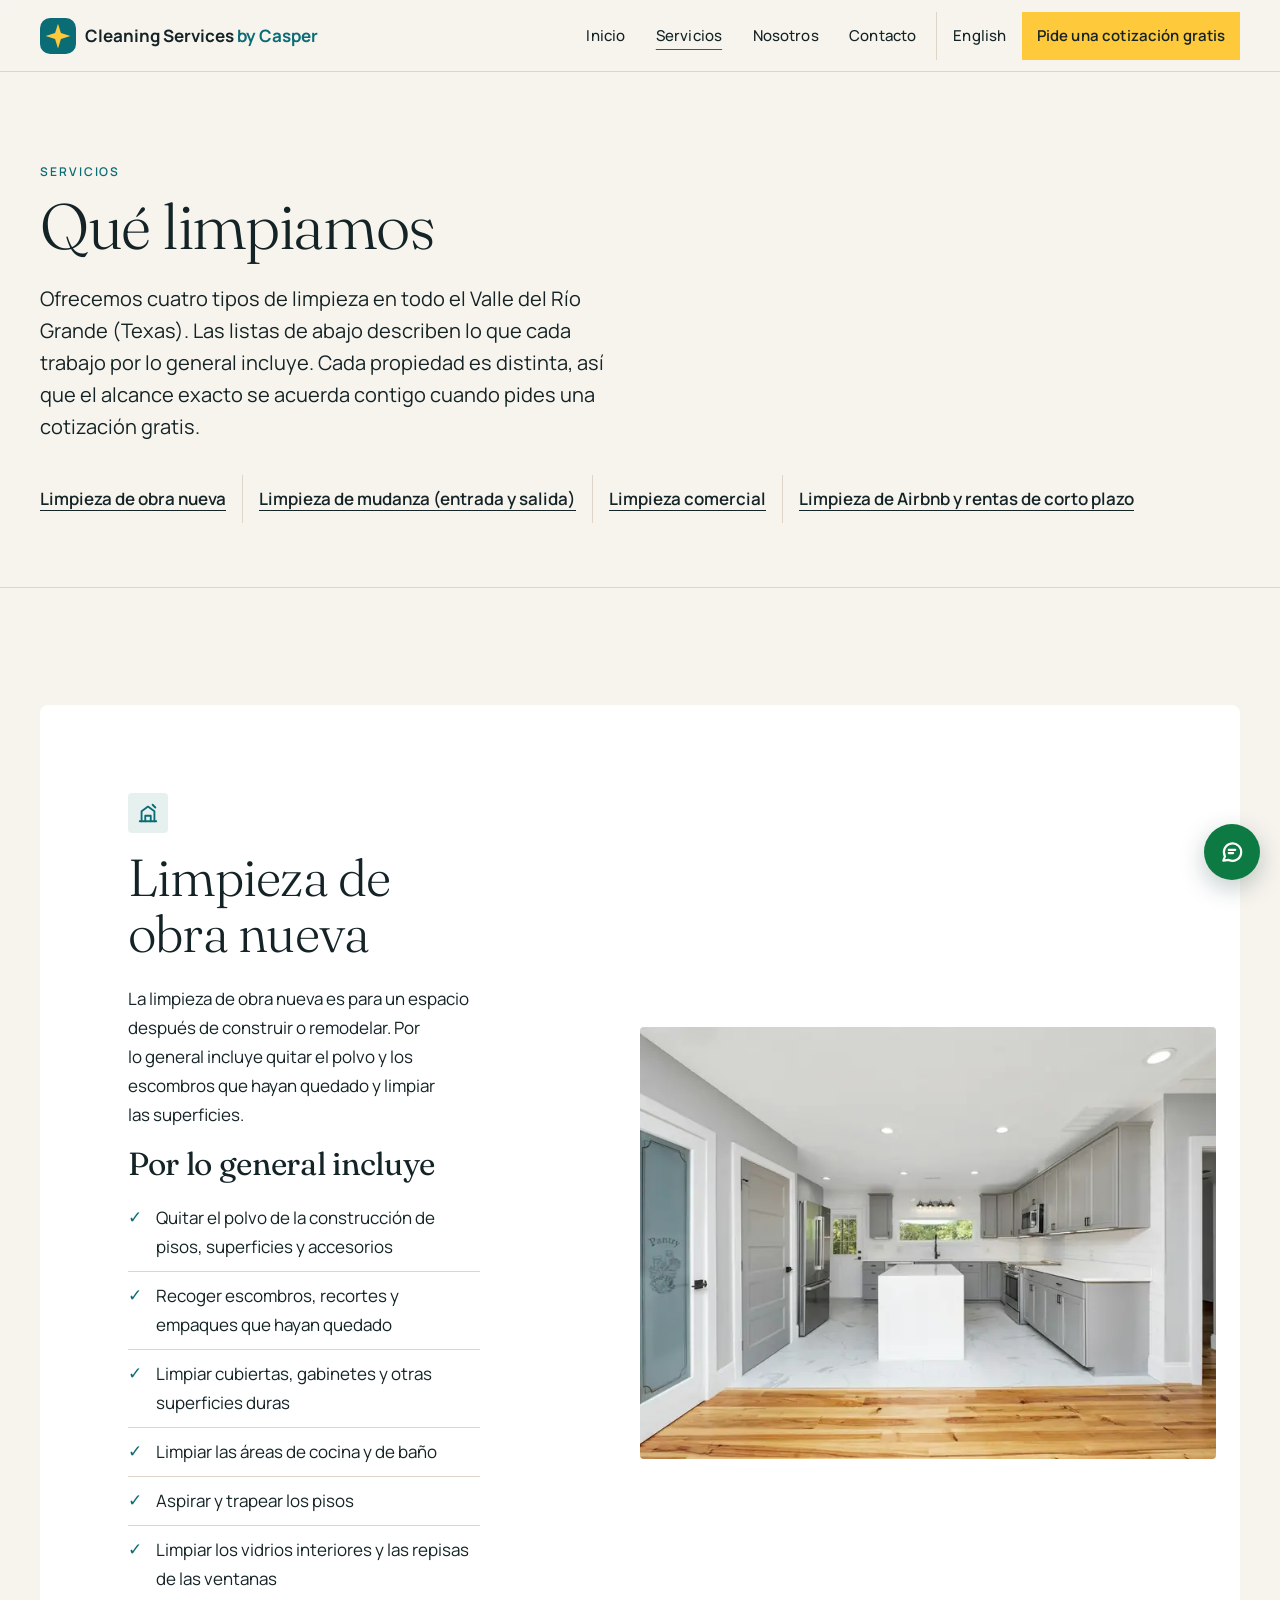
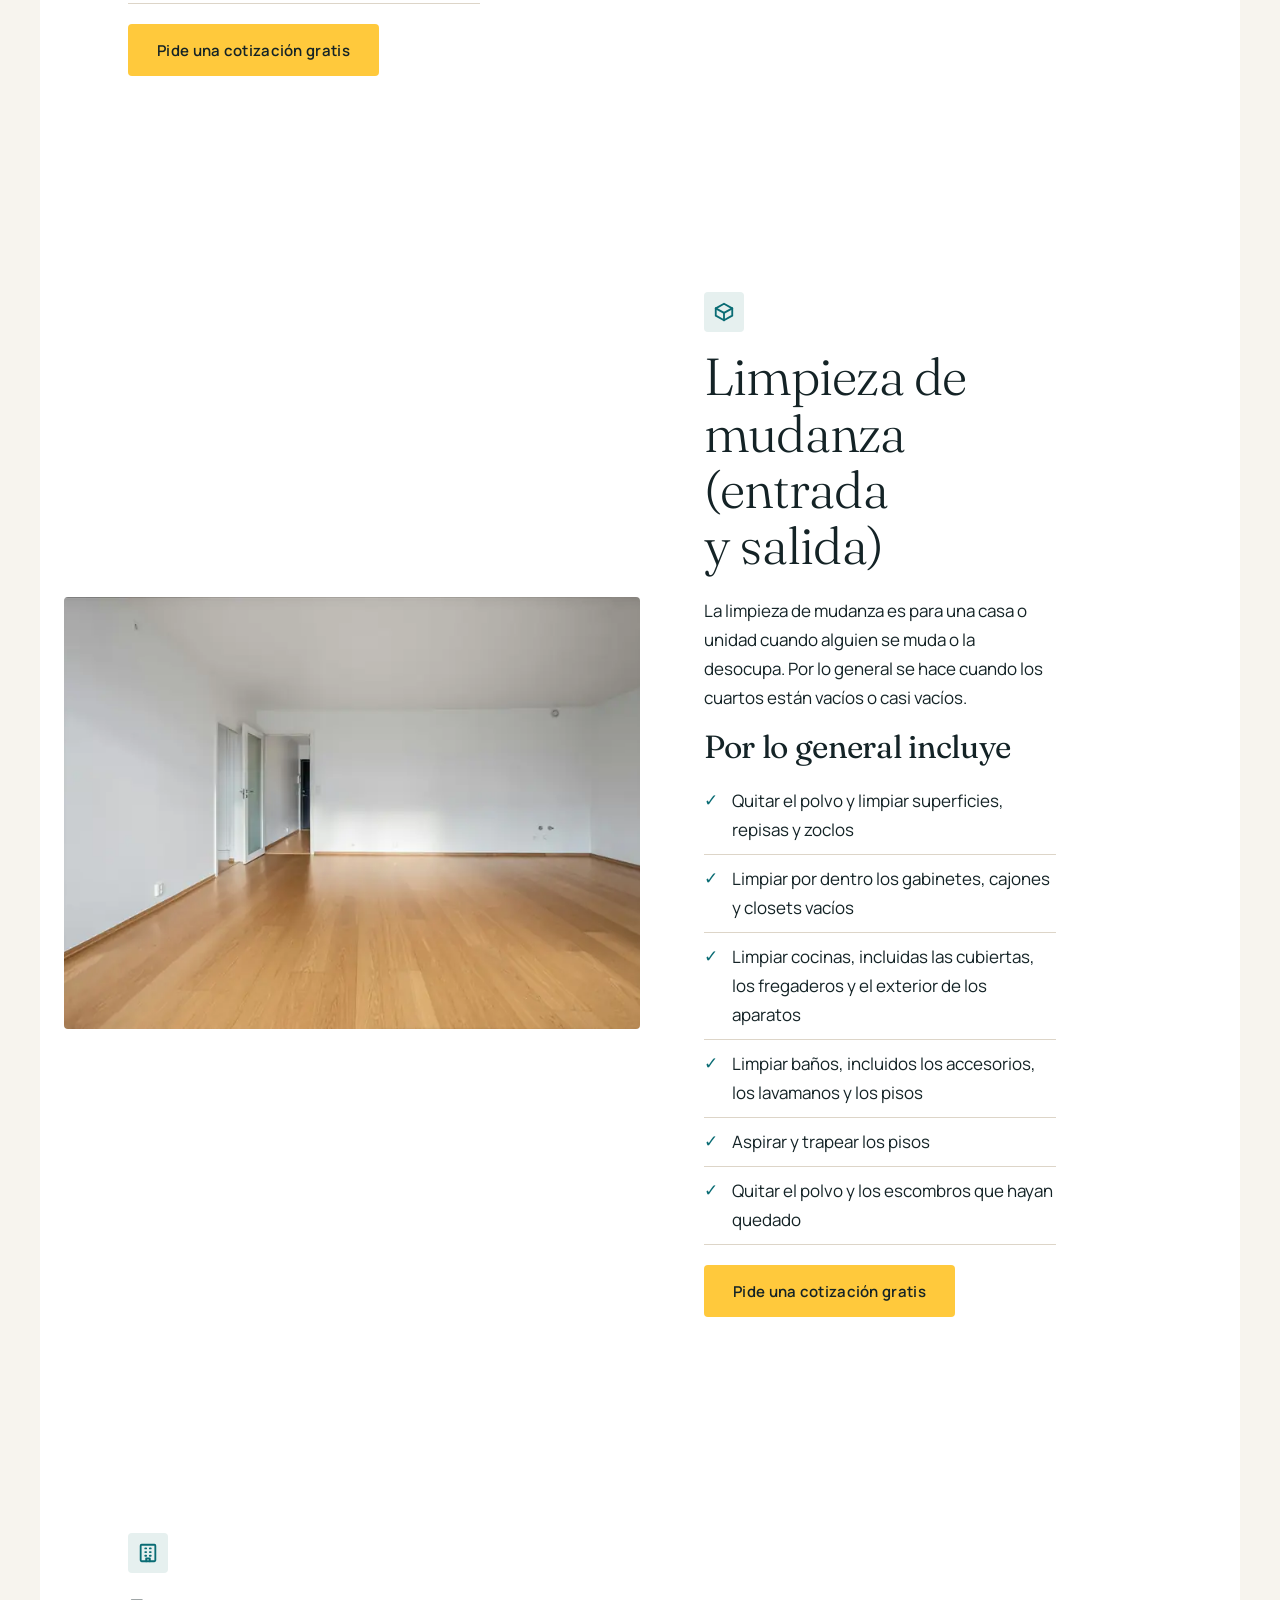
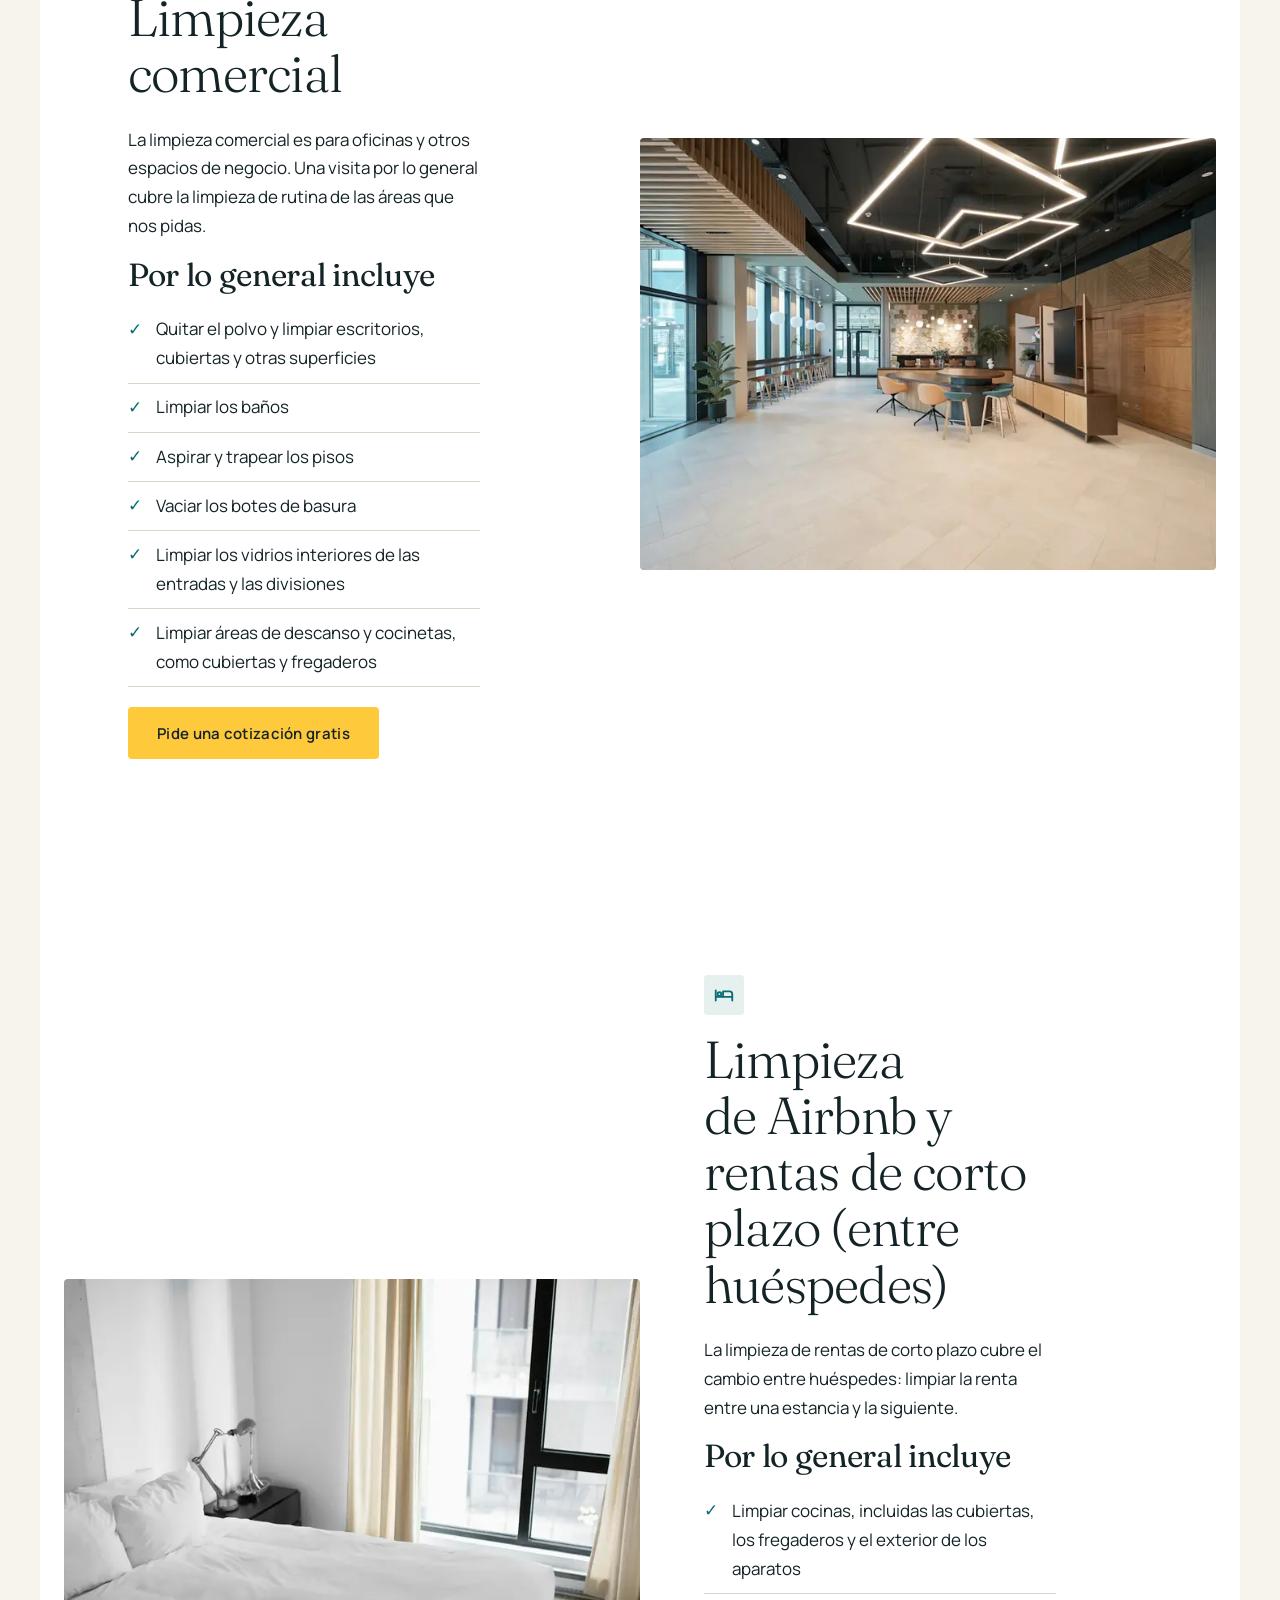
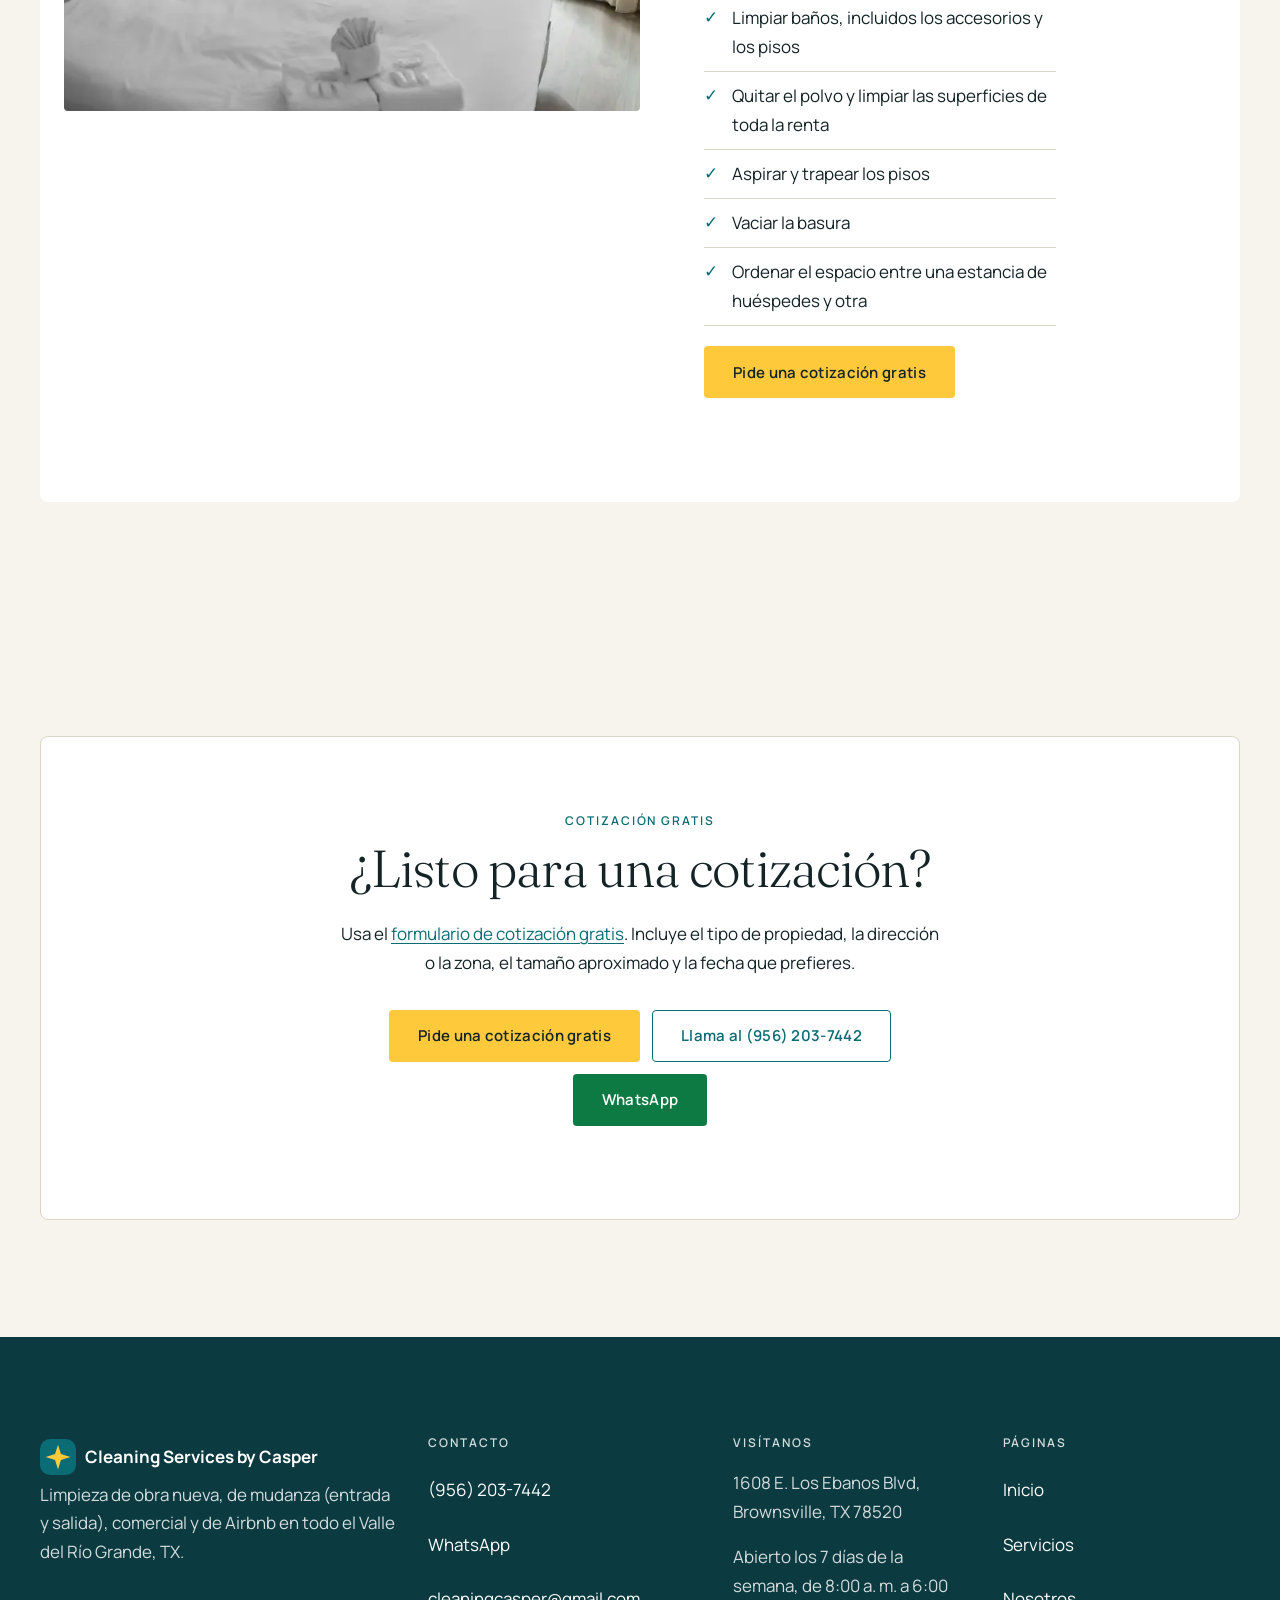
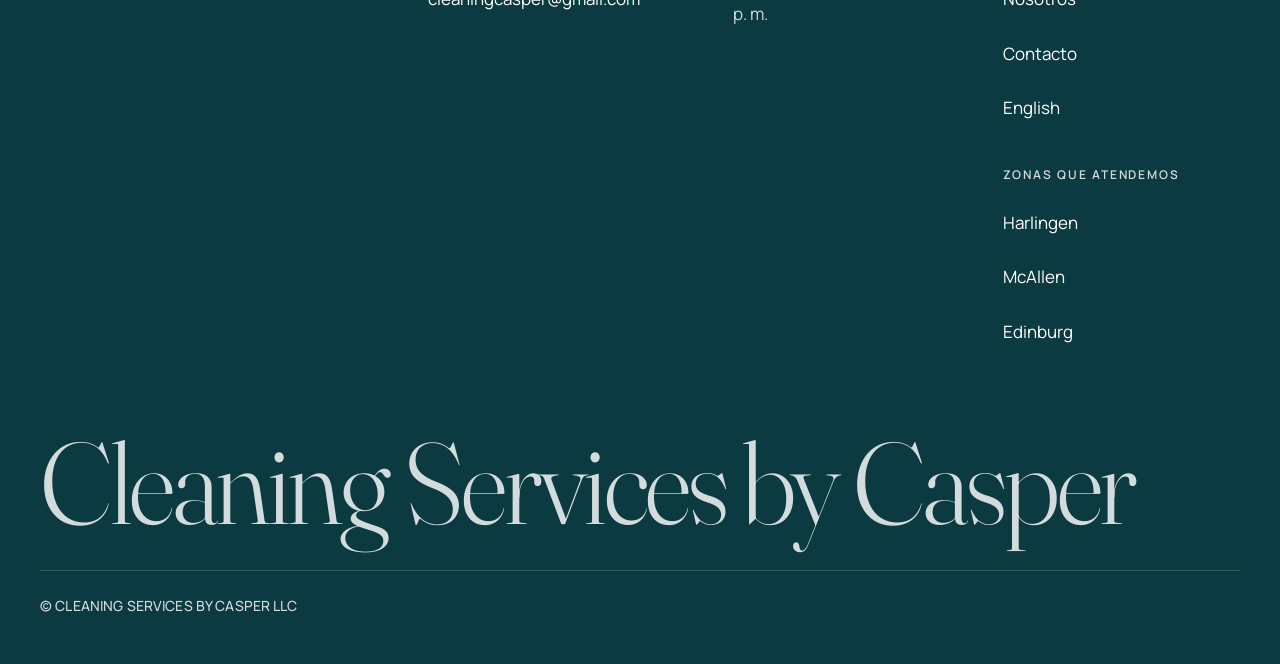
<file: es/services.html>
<!DOCTYPE html>
<html lang="es">
<head>
  <meta charset="utf-8">
  <meta name="viewport" content="width=device-width, initial-scale=1">
  <title>Limpieza de obra, mudanza y comercial | RGV</title>
  <meta name="description" content="Limpieza de obra nueva, de mudanza, comercial y de Airbnb de Cleaning Services by Casper en Brownsville y el Valle del Río Grande, TX.">
  <link rel="canonical" href="https://cleaningcasper.github.io/cleaning-casper-site/es/services.html">
  <link rel="alternate" hreflang="en" href="https://cleaningcasper.github.io/cleaning-casper-site/services.html">
  <link rel="alternate" hreflang="es" href="https://cleaningcasper.github.io/cleaning-casper-site/es/services.html">
  <link rel="alternate" hreflang="x-default" href="https://cleaningcasper.github.io/cleaning-casper-site/services.html">
  <meta property="og:title" content="Limpieza de obra, mudanza y comercial | RGV">
  <meta property="og:description" content="Limpieza de obra nueva, de mudanza, comercial y de Airbnb de Cleaning Services by Casper en Brownsville y el Valle del Río Grande, TX.">
  <meta property="og:url" content="https://cleaningcasper.github.io/cleaning-casper-site/es/services.html">
  <meta property="og:type" content="website">
  <meta property="og:locale" content="es_US">
  <meta property="og:locale:alternate" content="en_US">
  <meta property="og:image" content="https://cleaningcasper.github.io/cleaning-casper-site/images/hero.webp">
  <meta property="og:site_name" content="Cleaning Services by Casper">
  <meta name="twitter:card" content="summary_large_image">
  <meta name="twitter:title" content="Limpieza de obra, mudanza y comercial | RGV">
  <meta name="twitter:description" content="Limpieza de obra nueva, de mudanza, comercial y de Airbnb de Cleaning Services by Casper en Brownsville y el Valle del Río Grande, TX.">
  <meta name="twitter:image" content="https://cleaningcasper.github.io/cleaning-casper-site/images/hero.webp">
  <meta name="theme-color" content="#0B3B40">
  <link rel="icon" type="image/svg+xml" href="data:image/svg+xml,%3Csvg xmlns='http://www.w3.org/2000/svg' viewBox='0 0 32 32'%3E%3Crect width='32' height='32' rx='9' fill='%230a6c74'/%3E%3Cpath fill='%23ffc93c' d='M16 5l2.6 8.4L27 16l-8.4 2.6L16 27l-2.6-8.4L5 16l8.4-2.6z'/%3E%3C/svg%3E">
  <link rel="preconnect" href="https://fonts.googleapis.com">
  <link rel="preconnect" href="https://fonts.gstatic.com" crossorigin>
  <link rel="stylesheet" href="https://fonts.googleapis.com/css2?family=Fraunces:opsz,wght@9..144,300;9..144,400;9..144,500&family=Manrope:wght@400;500;600;700&display=swap">
  <link rel="stylesheet" href="../styles.css">
  <script src="../site.js" defer></script>
</head>
<body>
  <a class="skip-link" href="#main">Saltar al contenido</a>
  <header class="site-header">
    <div class="container--wide header-inner">
      <a class="logo" href="index.html"><svg class="logo-mark" viewBox="0 0 32 32" width="36" height="36" aria-hidden="true" focusable="false"><rect width="32" height="32" rx="9" fill="#0a6c74"/><path fill="#ffc93c" d="M16 5l2.6 8.4L27 16l-8.4 2.6L16 27l-2.6-8.4L5 16l8.4-2.6z"/></svg><span>Cleaning Services <span class="logo-by">by Casper</span></span></a>
      <a class="header-lang" href="../services.html" hreflang="en" lang="en">English</a>
      <button class="nav-toggle" type="button" aria-expanded="false" aria-controls="site-nav"><span class="visually-hidden">Menú</span><span class="nav-toggle-bars" aria-hidden="true"></span></button>
      <nav class="site-nav" aria-label="Principal">
        <ul class="nav-list" id="site-nav">
          <li><a href="index.html">Inicio</a></li>
          <li><a href="services.html" aria-current="page">Servicios</a></li>
          <li><a href="about.html">Nosotros</a></li>
          <li><a href="contact.html">Contacto</a></li>
          <li class="nav-lang-item"><a class="nav-lang" href="../services.html" hreflang="en" lang="en">English</a></li>
          <li class="nav-cta-item"><a class="nav-cta" href="contact.html#quote">Pide una cotización gratis</a></li>
        </ul>
      </nav>
    </div>
  </header>
  <main id="main" tabindex="-1">
    <section class="page-intro">
      <div class="container">
        <p class="kicker">Servicios</p>
        <h1>Qué limpiamos</h1>
        <p class="lead">Ofrecemos cuatro tipos de limpieza en todo el Valle del Río Grande (Texas). Las listas de abajo describen lo que cada trabajo por lo general incluye. Cada propiedad es distinta, así que el alcance exacto se acuerda contigo cuando pides una cotización gratis.</p>
        <nav class="jump" aria-label="Servicios en esta página">
          <ul>
            <li><a href="#construction">Limpieza de obra nueva</a></li>
            <li><a href="#move">Limpieza de mudanza (entrada y salida)</a></li>
            <li><a href="#commercial">Limpieza comercial</a></li>
            <li><a href="#airbnb">Limpieza de Airbnb y rentas de corto plazo</a></li>
          </ul>
        </nav>
      </div>
    </section>
    <section class="section">
      <div class="container--wide services">
      <section class="service" id="construction" aria-labelledby="construction-heading">
        <div class="service-media"><img src="../images/service-construction.webp" srcset="../images/service-construction-480.webp 480w, ../images/service-construction.webp 800w" sizes="(min-width: 64rem) 42rem, 100vw" width="800" height="533" alt="Cocina nueva e iluminada, con gabinetes blancos y piso de madera, en una casa vacía" decoding="async"></div>
        <div class="service-body">
          <span class="service-icon"><svg viewBox="0 0 24 24" width="26" height="26" fill="none" stroke="currentColor" stroke-width="2" stroke-linecap="round" stroke-linejoin="round" aria-hidden="true" focusable="false"><path d="M3 21h18"/><path d="M5 21V10l7-5 7 5v11"/><path d="M9 21v-6h6v6"/><path d="M17 3l3 3"/></svg></span>
          <h2 id="construction-heading">Limpieza de obra nueva</h2>
          <p>La limpieza de obra nueva es para un espacio después de construir o remodelar. Por lo general incluye quitar el polvo y los escombros que hayan quedado y limpiar las superficies.</p>
          <h3>Por lo general incluye</h3>
          <ul class="checklist">
            <li>Quitar el polvo de la construcción de pisos, superficies y accesorios</li>
            <li>Recoger escombros, recortes y empaques que hayan quedado</li>
            <li>Limpiar cubiertas, gabinetes y otras superficies duras</li>
            <li>Limpiar las áreas de cocina y de baño</li>
            <li>Aspirar y trapear los pisos</li>
            <li>Limpiar los vidrios interiores y las repisas de las ventanas</li>
          </ul>
          <p class="service-actions"><a class="button button-sun" href="contact.html#quote">Pide una cotización gratis<span class="visually-hidden"> para limpieza de obra nueva</span></a></p>
        </div>
      </section>
      <section class="service" id="move" aria-labelledby="move-heading">
        <div class="service-media"><img src="../images/service-move.webp" srcset="../images/service-move-480.webp 480w, ../images/service-move.webp 800w" sizes="(min-width: 64rem) 42rem, 100vw" width="800" height="533" alt="Cuarto vacío con paredes blancas y piso de madera clara" loading="lazy" decoding="async"></div>
        <div class="service-body">
          <span class="service-icon"><svg viewBox="0 0 24 24" width="26" height="26" fill="none" stroke="currentColor" stroke-width="2" stroke-linecap="round" stroke-linejoin="round" aria-hidden="true" focusable="false"><path d="M3 8l9-5 9 5v8l-9 5-9-5z"/><path d="M3 8l9 5 9-5"/><path d="M12 13v8"/></svg></span>
          <h2 id="move-heading">Limpieza de mudanza (entrada y salida)</h2>
          <p>La limpieza de mudanza es para una casa o unidad cuando alguien se muda o la desocupa. Por lo general se hace cuando los cuartos están vacíos o casi vacíos.</p>
          <h3>Por lo general incluye</h3>
          <ul class="checklist">
            <li>Quitar el polvo y limpiar superficies, repisas y zoclos</li>
            <li>Limpiar por dentro los gabinetes, cajones y closets vacíos</li>
            <li>Limpiar cocinas, incluidas las cubiertas, los fregaderos y el exterior de los aparatos</li>
            <li>Limpiar baños, incluidos los accesorios, los lavamanos y los pisos</li>
            <li>Aspirar y trapear los pisos</li>
            <li>Quitar el polvo y los escombros que hayan quedado</li>
          </ul>
          <p class="service-actions"><a class="button button-sun" href="contact.html#quote">Pide una cotización gratis<span class="visually-hidden"> para limpieza de mudanza (entrada y salida)</span></a></p>
        </div>
      </section>
      <section class="service" id="commercial" aria-labelledby="commercial-heading">
        <div class="service-media"><img src="../images/service-commercial.webp" srcset="../images/service-commercial-480.webp 480w, ../images/service-commercial.webp 800w" sizes="(min-width: 64rem) 42rem, 100vw" width="800" height="533" alt="Sala de oficina abierta con mesas, bancos y piso de loseta clara" loading="lazy" decoding="async"></div>
        <div class="service-body">
          <span class="service-icon"><svg viewBox="0 0 24 24" width="26" height="26" fill="none" stroke="currentColor" stroke-width="2" stroke-linecap="round" stroke-linejoin="round" aria-hidden="true" focusable="false"><rect x="4" y="3" width="16" height="18" rx="1"/><path d="M9 7h1M14 7h1M9 11h1M14 11h1M9 15h1M14 15h1"/><path d="M10 21v-3h4v3"/></svg></span>
          <h2 id="commercial-heading">Limpieza comercial</h2>
          <p>La limpieza comercial es para oficinas y otros espacios de negocio. Una visita por lo general cubre la limpieza de rutina de las áreas que nos pidas.</p>
          <h3>Por lo general incluye</h3>
          <ul class="checklist">
            <li>Quitar el polvo y limpiar escritorios, cubiertas y otras superficies</li>
            <li>Limpiar los baños</li>
            <li>Aspirar y trapear los pisos</li>
            <li>Vaciar los botes de basura</li>
            <li>Limpiar los vidrios interiores de las entradas y las divisiones</li>
            <li>Limpiar áreas de descanso y cocinetas, como cubiertas y fregaderos</li>
          </ul>
          <p class="service-actions"><a class="button button-sun" href="contact.html#quote">Pide una cotización gratis<span class="visually-hidden"> para limpieza comercial</span></a></p>
        </div>
      </section>
      <section class="service" id="airbnb" aria-labelledby="airbnb-heading">
        <div class="service-media"><img src="../images/service-airbnb.webp" srcset="../images/service-airbnb-480.webp 480w, ../images/service-airbnb.webp 800w" sizes="(min-width: 64rem) 42rem, 100vw" width="800" height="533" alt="Cama tendida con ropa blanca y toallas dobladas junto a una ventana" loading="lazy" decoding="async"></div>
        <div class="service-body">
          <span class="service-icon"><svg viewBox="0 0 24 24" width="26" height="26" fill="none" stroke="currentColor" stroke-width="2" stroke-linecap="round" stroke-linejoin="round" aria-hidden="true" focusable="false"><path d="M3 18V7"/><path d="M3 14h18v4"/><path d="M21 14v-3a3 3 0 0 0-3-3h-7v6"/><circle cx="7" cy="11" r="2"/></svg></span>
          <h2 id="airbnb-heading">Limpieza de Airbnb y rentas de corto plazo (entre huéspedes)</h2>
          <p>La limpieza de rentas de corto plazo cubre el cambio entre huéspedes: limpiar la renta entre una estancia y la siguiente.</p>
          <h3>Por lo general incluye</h3>
          <ul class="checklist">
            <li>Limpiar cocinas, incluidas las cubiertas, los fregaderos y el exterior de los aparatos</li>
            <li>Limpiar baños, incluidos los accesorios y los pisos</li>
            <li>Quitar el polvo y limpiar las superficies de toda la renta</li>
            <li>Aspirar y trapear los pisos</li>
            <li>Vaciar la basura</li>
            <li>Ordenar el espacio entre una estancia de huéspedes y otra</li>
          </ul>
          <p class="service-actions"><a class="button button-sun" href="contact.html#quote">Pide una cotización gratis<span class="visually-hidden"> para limpieza de Airbnb y rentas de corto plazo</span></a></p>
        </div>
      </section>
      </div>
    </section>
    <section class="section cta-wrap" aria-labelledby="quote-heading">
      <div class="container">
        <div class="cta-band">
          <p class="eyebrow">Cotización gratis</p>
          <h2 id="quote-heading">¿Listo para una cotización?</h2>
          <p>Usa el <a href="contact.html#quote">formulario de cotización gratis</a>. Incluye el tipo de propiedad, la dirección o la zona, el tamaño aproximado y la fecha que prefieres.</p>
          <p class="actions">
            <a class="button button-sun" href="contact.html#quote">Pide una cotización gratis</a>
            <a class="button button-outline" href="tel:+19562037442">Llama al (956) 203-7442</a>
            <a class="button button-wa" href="https://wa.me/19562037442?text=Hola%2C%20quisiera%20una%20cotizaci%C3%B3n%20de%20limpieza.">WhatsApp</a>
          </p>
        </div>
      </div>
    </section>
  </main>
  <footer class="site-footer">
    <div class="container">
      <div class="footer-grid">
        <div>
          <a class="logo" href="index.html"><svg class="logo-mark" viewBox="0 0 32 32" width="36" height="36" aria-hidden="true" focusable="false"><rect width="32" height="32" rx="9" fill="#0a6c74"/><path fill="#ffc93c" d="M16 5l2.6 8.4L27 16l-8.4 2.6L16 27l-2.6-8.4L5 16l8.4-2.6z"/></svg><span>Cleaning Services <span class="logo-by">by Casper</span></span></a>
          <p>Limpieza de obra nueva, de mudanza (entrada y salida), comercial y de Airbnb en todo el Valle del Río Grande, TX.</p>
        </div>
        <div>
          <p class="footer-title">Contacto</p>
          <ul>
            <li><a href="tel:+19562037442">(956) 203-7442</a></li>
            <li><a href="https://wa.me/19562037442?text=Hola%2C%20quisiera%20una%20cotizaci%C3%B3n%20de%20limpieza.">WhatsApp</a></li>
            <li><a href="mailto:cleaningcasper@gmail.com">cleaningcasper@gmail.com</a></li>
          </ul>
        </div>
        <div>
          <p class="footer-title">Visítanos</p>
          <address>
            <p>1608 E. Los Ebanos Blvd, Brownsville, TX 78520</p>
            <p>Abierto los 7 días de la semana, de 8:00 a. m. a 6:00 p. m.</p>
          </address>
        </div>
        <div>
          <p class="footer-title">Páginas</p>
          <ul>
            <li><a href="index.html">Inicio</a></li>
            <li><a href="services.html">Servicios</a></li>
            <li><a href="about.html">Nosotros</a></li>
            <li><a href="contact.html">Contacto</a></li>
            <li><a href="../services.html" hreflang="en" lang="en">English</a></li>
          </ul>
        </div>
        <div>
          <p class="footer-title">Zonas que atendemos</p>
          <ul>
            <li><a href="harlingen.html">Harlingen</a></li>
            <li><a href="mcallen.html">McAllen</a></li>
            <li><a href="edinburg.html">Edinburg</a></li>
          </ul>
        </div>
      </div>
      <p class="footer-wordmark" aria-hidden="true">Cleaning Services by Casper</p>
      <p class="legal">&copy; CLEANING SERVICES BY CASPER LLC</p>
    </div>
  </footer>
  <nav class="action-bar" aria-label="Contacto rápido">
    <a href="tel:+19562037442"><svg viewBox="0 0 24 24" width="18" height="18" fill="none" stroke="currentColor" stroke-width="2" stroke-linecap="round" stroke-linejoin="round" aria-hidden="true" focusable="false"><path d="M22 16.9v3a2 2 0 0 1-2.2 2 19.8 19.8 0 0 1-8.6-3.1 19.5 19.5 0 0 1-6-6 19.8 19.8 0 0 1-3.1-8.7A2 2 0 0 1 4 2h3a2 2 0 0 1 2 1.7c.1.9.3 1.8.6 2.6a2 2 0 0 1-.5 2.1L8 9.9a16 16 0 0 0 6 6l1.5-1.1a2 2 0 0 1 2.1-.5c.8.3 1.7.5 2.6.6a2 2 0 0 1 1.8 2z"/></svg>Llamar</a>
    <a href="https://wa.me/19562037442?text=Hola%2C%20quisiera%20una%20cotizaci%C3%B3n%20de%20limpieza."><svg viewBox="0 0 24 24" width="18" height="18" fill="none" stroke="currentColor" stroke-width="2" stroke-linecap="round" stroke-linejoin="round" aria-hidden="true" focusable="false"><path d="M4 20l1.5-4A8 8 0 1 1 9 19.3z"/><path d="M9 10h6M9 13h4"/></svg>WhatsApp</a>
    <a class="action-bar-cta" href="contact.html#quote">Pide una cotización gratis</a>
  </nav>
  <a class="wa-float" href="https://wa.me/19562037442?text=Hola%2C%20quisiera%20una%20cotizaci%C3%B3n%20de%20limpieza." aria-label="Escríbenos por WhatsApp"><svg viewBox="0 0 24 24" width="26" height="26" fill="none" stroke="currentColor" stroke-width="2" stroke-linecap="round" stroke-linejoin="round" aria-hidden="true" focusable="false"><path d="M4 20l1.5-4A8 8 0 1 1 9 19.3z"/><path d="M9 10h6M9 13h4"/></svg></a>
</body>
</html>
</file>
<file: styles.css>
/* Cleaning Services by Casper — refined layout. */
:root {
  --teal: #0A6C74;
  --sun: #FFC93C;
  --teal-700: #08585F;
  --teal-900: #0B3B40;
  --teal-950: #082A2E;
  --teal-50: #E6F0EF;
  --sun-600: #F2B415;
  --sun-50: #FFF4D6;
  --ivory: #F7F4EE;
  --sand: #EEE8DD;
  --white: #FFFFFF;
  --ink: #142326;
  --muted: #56635F;
  --line: #DDD5C8;
  --line-dark: rgba(255,255,255,.16);
  --wa: #0E7A43;
  --font-display: "Fraunces", "Iowan Old Style", Georgia, serif;
  --font-body: "Manrope", system-ui, -apple-system, "Segoe UI", Roboto, Arial, sans-serif;
  --s-1: .25rem; --s-2: .5rem; --s-3: .75rem; --s-4: 1rem; --s-5: 1.5rem;
  --s-6: 2rem; --s-7: 3rem; --s-8: 4rem; --s-9: 6rem; --s-10: 8rem;
  --section-y: clamp(4rem, 2.5rem + 6vw, 8rem);
  --gutter: clamp(1.25rem, 4vw, 2.5rem);
  --max: 72rem;
  --max-wide: 84rem;
  --measure: 38rem;
  --r-sm: 4px;
  --r-md: 8px;
  --header-h: 64px;
}
@media (min-width: 64rem) {
  :root { --header-h: 72px; }
}
*, *::before, *::after { box-sizing: border-box; }
html { scroll-behavior: smooth; }
body {
  margin: 0;
  color: var(--ink);
  background: var(--ivory);
  font-family: var(--font-body);
  font-size: 1.0625rem;
  font-weight: 400;
  line-height: 1.7;
  -webkit-font-smoothing: antialiased;
}
img { max-width: 100%; height: auto; display: block; }
a { color: var(--teal); text-underline-offset: .18em; }
p { margin: 0 0 1rem; max-width: var(--measure); text-wrap: pretty; }
h1, h2, h3 {
  font-family: var(--font-display);
  font-weight: 300;
  color: var(--ink);
  font-optical-sizing: auto;
  text-wrap: balance;
  line-height: 1.08;
}
h1 { font-size: clamp(2.4rem, 1.4rem + 3.4vw, 4rem); letter-spacing: -.02em; line-height: 1.05; margin: 0 0 var(--s-5); }
h2 { font-size: clamp(2rem, 1.2rem + 2.6vw, 3.25rem); letter-spacing: -.015em; margin: 0 0 var(--s-5); }
h3 { font-size: clamp(1.5rem, 1.2rem + 1vw, 2rem); font-weight: 400; letter-spacing: -.01em; line-height: 1.15; margin: 0 0 var(--s-3); }
.highlight { font-style: italic; font-variation-settings: "opsz" 144, "SOFT" 100; }
:focus-visible { outline: 2px solid var(--teal); outline-offset: 3px; }
.hero :focus-visible,
.area-band :focus-visible,
.site-footer :focus-visible,
.site-header--overlay:not(.is-scrolled) :focus-visible { outline-color: #fff; }
.skip-link {
  position: absolute; left: 1rem; top: .75rem; z-index: 80;
  display: inline-flex; align-items: center; min-height: 48px; padding: .7rem 1.1rem;
  background: #fff; color: var(--teal); font-weight: 600; text-decoration: none; border-radius: var(--r-sm);
  transform: translateY(-200%);
}
.skip-link:focus, .skip-link:focus-visible { transform: none; }
.visually-hidden {
  position: absolute !important; width: 1px; height: 1px; padding: 0; margin: -1px;
  overflow: hidden; clip: rect(0 0 0 0); clip-path: inset(50%); white-space: nowrap; border: 0;
}
.container { width: min(100% - 2 * var(--gutter), var(--max)); margin-inline: auto; }
.container--wide { width: min(100% - 2 * var(--gutter), var(--max-wide)); margin-inline: auto; }
.narrow { max-width: 44rem; }
.section { padding-block: var(--section-y); }
.section-head { max-width: 44rem; margin: 0 auto var(--s-8); text-align: center; }
.section-head p { margin-inline: auto; }
.kicker, .eyebrow {
  font-family: var(--font-body); font-weight: 600; font-size: .75rem; line-height: 1.2;
  letter-spacing: .16em; text-transform: uppercase; color: var(--teal); margin: 0 0 var(--s-3);
}
.lead { font-size: clamp(1.125rem, 1rem + .4vw, 1.25rem); line-height: 1.6; }
.statement {
  font-family: var(--font-display); font-weight: 300; font-optical-sizing: auto;
  font-size: clamp(1.5rem, 1.05rem + 1.6vw, 2.25rem); line-height: 1.3; letter-spacing: -.01em;
  max-width: 54rem; margin-inline: auto; color: var(--ink);
}

.site-header {
  position: sticky; top: 0; z-index: 40; height: var(--header-h);
  background: color-mix(in srgb, var(--ivory) 92%, transparent);
  backdrop-filter: blur(10px);
  border-bottom: 1px solid var(--line);
}
.header-inner {
  display: flex; align-items: center; gap: .35rem; height: 100%;
}
.logo {
  display: flex; align-items: center; gap: .55rem; min-height: 48px; min-width: 0;
  color: var(--ink); font-family: var(--font-body); font-weight: 700; font-size: 1.0625rem;
  line-height: 1.15; text-decoration: none; letter-spacing: 0;
}
.logo-by { color: var(--teal); }
.logo-mark { width: 2.25rem; height: 2.25rem; flex: none; }
.site-nav { min-width: 0; }
.nav-list {
  display: flex; flex-wrap: wrap; align-items: center; gap: .1rem;
  list-style: none; margin: 0; padding: 0;
}
.nav-list a {
  display: inline-flex; align-items: center; min-height: 48px; padding: 0 .9rem;
  color: var(--ink); font-weight: 500; font-size: .9375rem; letter-spacing: .01em;
  text-decoration: none; border-radius: 0;
}
.nav-list a:hover {
  background: none; text-decoration: underline; text-decoration-thickness: 1px;
  text-underline-offset: .5em; text-decoration-color: color-mix(in srgb, var(--teal) 40%, transparent);
}
.nav-list a[aria-current="page"] {
  background: none; color: var(--ink); text-decoration: underline; text-decoration-thickness: 1px;
  text-underline-offset: .5em; text-decoration-color: var(--teal);
}
.nav-list .nav-lang { border-left: 1px solid var(--line); padding-left: 1rem; margin-left: .25rem; }
.nav-cta {
  background: var(--sun) !important; color: var(--ink) !important; font-weight: 600 !important;
  letter-spacing: .02em; min-height: 44px; padding: 0 1.25rem; border-radius: var(--r-sm);
  text-decoration: none !important;
}
.nav-cta:hover { background: var(--sun-600) !important; }
.header-lang {
  margin-left: auto; display: inline-flex; align-items: center; min-height: 48px; padding: 0 .5rem;
  color: var(--ink); font-weight: 500; font-size: .9375rem; text-decoration: none;
}
.nav-toggle {
  width: 48px; height: 48px; margin-left: .15rem; padding: 0; border: 0; background: transparent;
  color: var(--ink); display: inline-flex; align-items: center; justify-content: center; cursor: pointer;
}
.nav-toggle-bars, .nav-toggle-bars::before, .nav-toggle-bars::after {
  display: block; width: 22px; height: 2px; background: currentColor; position: relative;
}
.nav-toggle-bars::before, .nav-toggle-bars::after { content: ""; position: absolute; left: 0; }
.nav-toggle-bars::before { top: -7px; }
.nav-toggle-bars::after { top: 7px; }
@media (max-width: 63.99rem) {
  .logo {
    flex: 0 0 auto; min-width: 0; max-width: none;
    font-size: .8rem; line-height: 1.1; white-space: nowrap; gap: .4rem; margin-right: .45rem;
  }
  .logo-mark { width: 1.75rem; height: 1.75rem; }
  .header-lang, .nav-toggle { flex: none; }
  html.js .nav-list { display: none; }
  html.js body.nav-open .nav-list {
    display: flex; flex-direction: column; align-items: stretch; gap: 0;
    position: absolute; left: 0; right: 0; top: 100%; z-index: 50;
    background: var(--ivory); border-bottom: 1px solid var(--line);
    padding: .25rem var(--gutter) 1rem; max-height: calc(100svh - var(--header-h)); overflow: auto;
  }
  html.js body.nav-open .nav-list a {
    min-height: 56px; width: 100%; border-bottom: 1px solid var(--line); padding-inline: 0;
  }
  html.js body.nav-open .nav-cta { width: 100%; justify-content: center; margin-top: .75rem; border-bottom: 0; }
  .nav-lang-item { display: none; }
}
@media (max-width: 389px) {
  .logo { white-space: normal; flex: 1 1 auto; min-width: 0; }
}
@media (min-width: 64rem) {
  .header-lang, .nav-toggle { display: none; }
  .logo { flex: 0 0 auto; max-width: none; }
  .site-nav { margin-left: auto; }
}
@media (min-width: 64rem) and (max-width: 75rem) {
  .nav-list a { padding-inline: .6rem; }
  .nav-cta { padding-inline: .85rem; }
}
.site-header--overlay {
  position: fixed; inset: 0 0 auto 0; background: transparent; border-bottom-color: transparent;
  backdrop-filter: none; box-shadow: none;
}
@media (min-width: 64rem) {
  /* The hero gradient is light on the right, where the nav sits. A short scrim keeps white nav text readable. */
  .site-header--overlay:not(.is-scrolled) {
    background: linear-gradient(180deg, rgba(8,42,46,.72) 0%, rgba(8,42,46,.5) 100%);
  }
}
.site-header--overlay:not(.is-scrolled) .logo,
.site-header--overlay:not(.is-scrolled) .logo-by,
.site-header--overlay:not(.is-scrolled) .nav-list a:not(.nav-cta),
.site-header--overlay:not(.is-scrolled) .header-lang,
.site-header--overlay:not(.is-scrolled) .nav-toggle { color: #fff; }
.site-header--overlay:not(.is-scrolled) .nav-lang { border-left-color: rgba(255,255,255,.3); }
.site-header--overlay:not(.is-scrolled) .nav-list a[aria-current="page"] { text-decoration-color: #fff; }
.site-header--overlay:not(.is-scrolled) .nav-list a:hover:not(.nav-cta) { text-decoration-color: rgba(255,255,255,.4); }
.site-header--overlay.is-scrolled,
.site-header.is-scrolled {
  background: color-mix(in srgb, var(--ivory) 92%, transparent);
  backdrop-filter: blur(10px);
  border-bottom: 1px solid var(--line);
  box-shadow: 0 8px 24px rgba(8,42,46,.08);
}
@media (max-width: 63.99rem) {
  .site-header--overlay,
  .site-header--overlay:not(.is-scrolled) {
    position: sticky; background: color-mix(in srgb, var(--ivory) 92%, transparent);
    backdrop-filter: blur(10px); border-bottom: 1px solid var(--line);
  }
  .site-header--overlay .logo,
  .site-header--overlay:not(.is-scrolled) .logo,
  .site-header--overlay .header-lang,
  .site-header--overlay:not(.is-scrolled) .header-lang,
  .site-header--overlay .nav-toggle,
  .site-header--overlay:not(.is-scrolled) .nav-toggle,
  .site-header--overlay .nav-list a:not(.nav-cta),
  .site-header--overlay:not(.is-scrolled) .nav-list a:not(.nav-cta) { color: var(--ink); }
  .site-header--overlay .logo-by,
  .site-header--overlay:not(.is-scrolled) .logo-by { color: var(--teal); }
  .site-header--overlay .nav-list a[aria-current="page"],
  .site-header--overlay:not(.is-scrolled) .nav-list a[aria-current="page"] { text-decoration-color: var(--teal); }
}

.button {
  display: inline-flex; align-items: center; justify-content: center; gap: .5rem;
  min-height: 52px; padding: 0 1.75rem; border: 1px solid transparent; border-radius: var(--r-sm);
  font: 600 .9375rem/1 var(--font-body); letter-spacing: .02em; text-decoration: none; text-align: center;
  background: var(--teal); color: #fff; transition: background .2s, color .2s, border-color .2s;
}
.button:hover { background: var(--teal-700); color: #fff; }
.button-sun { background: var(--sun); color: var(--ink); }
.button-sun:hover { background: var(--sun-600); color: var(--ink); }
.button-outline { background: transparent; color: var(--teal); border-color: currentColor; }
.button-outline:hover { background: var(--teal-50); color: var(--teal); }
.button-ghost { background: transparent; color: #fff; border-color: rgba(255,255,255,.7); }
.button-ghost:hover { background: rgba(255,255,255,.12); color: #fff; }
.button-wa { background: var(--wa); color: #fff; }
.button-wa:hover { background: #0b6336; color: #fff; }
.button svg { width: 1.25rem; height: 1.25rem; flex: none; }
.actions, .guide-links, .service-actions { display: flex; flex-wrap: wrap; gap: .75rem; align-items: center; }
.actions { margin-top: var(--s-6); }
.card-link, .text-link {
  display: inline-flex; align-items: center; min-height: 44px; min-width: 44px;
  font-weight: 600; color: var(--teal); text-decoration: underline; text-decoration-thickness: 1px;
  text-underline-offset: .3em;
}
main p a:not(.button) {
  display: inline-block; position: relative; padding-block: 11px; margin-block: -11px;
}
.card-link::after, .text-link::after {
  content: "→"; margin-left: .4rem; text-decoration: none; display: inline-block; transition: transform .2s;
}
.card-link:hover::after, .text-link:hover::after { transform: translateX(3px); }

.hero {
  position: relative; isolation: isolate; min-height: 88svh; display: grid; align-items: end;
  color: #fff; overflow: hidden; background: var(--teal-950);
}
.hero-media { position: absolute; inset: 0; z-index: 0; margin: 0; }
.hero-media img {
  width: 100%; height: 100%; max-width: none; object-fit: cover; object-position: 34% 50%;
  transform: scaleX(-1);
}
.hero::after {
  content: ""; position: absolute; inset: 0; z-index: 1;
  background: linear-gradient(0deg, rgba(8,42,46,.88) 0%, rgba(8,42,46,.55) 50%, rgba(8,42,46,.15) 100%);
}
.hero-inner {
  position: relative; z-index: 2;
  padding-top: calc(var(--header-h) + 2rem);
  padding-bottom: clamp(3rem, 8vh, 6rem);
}
.hero .eyebrow { color: var(--sun); }
.hero h1 {
  color: #fff; max-width: 15ch; margin-bottom: var(--s-5);
  font-size: clamp(2.6rem, 1.3rem + 4.8vw, 5rem); line-height: 1.02; letter-spacing: -.02em;
  font-variation-settings: "opsz" 144;
}
.hero .lead { color: rgba(255,255,255,.88); max-width: 34rem; }
.hero-call { color: rgba(255,255,255,.88); margin: var(--s-5) 0 0; }
.hero-call a { color: #fff; }
@media (min-width: 64rem) {
  .hero { min-height: min(92svh, 860px); }
  .hero-media img { object-position: 62% 50%; }
  .hero::after { background: linear-gradient(90deg, rgba(8,42,46,.82) 0%, rgba(8,42,46,.55) 42%, rgba(8,42,46,.10) 75%); }
}
@media (max-width: 30rem) {
  .hero .actions, .cta-band .actions { flex-direction: column; align-items: stretch; }
  .hero .actions .button, .cta-band .actions .button { width: 100%; }
}
@media (max-width: 48rem) {
  .hero {
    min-height: 0;
    display: block;
    background: var(--teal-950);
  }
  .hero-media {
    position: relative;
    inset: auto;
    display: block;
    aspect-ratio: 4 / 3;
    overflow: hidden;
  }
  .hero-media img {
    position: absolute;
    inset: 0;
    width: 100%;
    height: 100%;
    max-width: none;
    object-fit: cover;
    object-position: 18% 35%;
    transform: scaleX(-1);
  }
  .hero::after { content: none; }
  .hero-inner {
    padding-top: 1rem;
    padding-bottom: 1.25rem;
  }
  .hero h1 { margin-bottom: .75rem; }
  .hero .lead { line-height: 1.45; }
  .hero .actions { margin-top: 1rem; }
  .hero .eyebrow { text-shadow: none; }
}
@media (max-width: 30rem) {
  .hero h1 { font-size: 2rem; }
}
@media (min-width: 37.5rem) and (max-width: 48rem) {
  .hero-media { aspect-ratio: 16 / 10; }
}
@media (min-width: 64rem) {
  body:not(:has(.hero)) main .container,
  .site-footer > .container {
    width: min(100% - 2 * var(--gutter), var(--max-wide));
    max-width: none;
  }
}

.statement-band { padding-top: var(--section-y); padding-bottom: var(--s-8); text-align: center; }
.statement-mark { width: 40px; height: 40px; margin: 0 auto var(--s-5); }
.statement { text-wrap: pretty; }
.facts {
  display: grid; grid-template-columns: 1fr 1fr; gap: 1rem 1.25rem;
  list-style: none; padding: var(--s-5) 0 0; margin: var(--s-7) auto 0;
  border-top: 1px solid var(--line); max-width: 54rem; text-align: left;
}
.facts li {
  padding: 0; min-width: 0;
  font-weight: 500; font-size: .9375rem; line-height: 1.5; color: #3A4743;
}
.facts li::before { content: "— "; color: var(--teal); }
@media (min-width: 48rem) {
  .facts {
    display: flex; justify-content: space-between; align-items: flex-start; gap: 1.5rem;
  }
  .facts li { flex: 0 1 auto; width: auto; }
}

.service-rows, .services {
  background: var(--white); border-radius: var(--r-md);
}
.service-row, .service {
  display: grid; gap: var(--s-5); align-items: center;
  padding: var(--s-6) var(--s-5);
}
.service-row + .service-row, .service + .service { margin-top: var(--s-5); }
.service-row-media, .service-media { overflow: hidden; border-radius: var(--r-sm); }
.service-row-media img, .service-media img, .about-media img {
  width: 100%; aspect-ratio: 4 / 3; object-fit: cover; transition: transform .6s ease;
}
.service-row-body, .service-body { max-width: 30rem; }
.service-row-body { padding: 0; }
.service-icon {
  display: inline-flex; width: 40px; height: 40px; align-items: center; justify-content: center;
  background: var(--teal-50); color: var(--teal); border-radius: var(--r-sm); margin-bottom: var(--s-4);
}
.service-icon svg { width: 22px; height: 22px; }
@media (min-width: 64rem) {
  .service-row, .service { grid-template-columns: 1fr 1fr; gap: 0; padding: clamp(1rem, 2vw, 1.5rem); }
  .service-row:nth-child(odd) .service-row-media, .service:nth-child(odd) .service-media { order: 2; }
  .service-row-body, .service-body { padding: clamp(2rem, 5vw, 5rem); }
}
@media (prefers-reduced-motion: no-preference) {
  .service-row:hover img, .service:hover img { transform: scale(1.03); }
}

.section-sand { background: var(--sand); }
.steps { list-style: none; padding: 0; margin: 0; counter-reset: step; display: grid; gap: var(--s-6); }
.steps li { counter-increment: step; border-top: 1px solid var(--ink); padding-top: var(--s-5); }
.steps li::before {
  content: "0" counter(step); display: block; font-family: var(--font-display); font-weight: 300;
  font-size: 3.5rem; line-height: 1; color: var(--teal); margin-bottom: var(--s-4);
}
.steps h3 { font-size: 1.5rem; }
.steps p { color: var(--muted); }
@media (min-width: 48rem) { .steps { grid-template-columns: repeat(3, 1fr); gap: var(--s-7); } }

.area-band { position: relative; overflow: hidden; background: var(--teal-900); color: #fff; padding-block: var(--section-y); }
.area-mark {
  position: absolute; right: -.5rem; bottom: -1.5rem; z-index: 0; margin: 0; pointer-events: none; user-select: none;
  font-family: var(--font-display); font-weight: 300; font-size: 12rem; line-height: .8; letter-spacing: -.04em;
  color: transparent; -webkit-text-stroke: 1px rgba(255,255,255,.12);
}
@media (max-width: 63.99rem) {
  .area-mark { display: none; }
}
.area-grid { position: relative; z-index: 1; display: grid; gap: var(--s-7); }
.area-band .eyebrow { color: var(--sun); }
.area-band h2, .area-band p, .area-band address { color: #fff; }
.area-band p { color: rgba(255,255,255,.86); }
.area-list { list-style: none; margin: 0; padding: 0; }
.area-list li { padding: var(--s-4) 0; border-top: 1px solid var(--line-dark); color: rgba(255,255,255,.88); }
.area-list li:has(> a:not(.button)) { padding: 0; }
.area-band a:not(.button) { color: #fff; }
.area-list a { color: #fff; }
.area-list a:not(.button) { display: flex; align-items: center; min-height: 44px; padding: var(--s-4) 0; }
.area-list .button { margin-top: var(--s-4); }
@media (min-width: 64rem) { .area-grid { grid-template-columns: 7fr 5fr; gap: var(--s-8); align-items: center; } }

.cta-wrap { background: var(--ivory); }
.cta-band {
  background: var(--white); border: 1px solid var(--line); border-radius: var(--r-md);
  padding: clamp(2.5rem, 6vw, 5rem); text-align: center;
}
.cta-band .eyebrow, .cta-band h2, .cta-band p { margin-inline: auto; }
.cta-band a:not(.button) { color: var(--teal); }
.cta-band .actions { justify-content: center; }

.page-intro { padding: calc(var(--section-y) * .8) 0 var(--s-8); border-bottom: 1px solid var(--line); }
.page-intro .lead { margin-bottom: 0; }
.jump ul { display: flex; flex-wrap: wrap; gap: 0; list-style: none; padding: 0; margin: var(--s-6) 0 0; }
.jump a {
  display: inline-flex; align-items: center; min-height: 48px; padding: 0 1rem;
  color: var(--ink); font-weight: 600; text-decoration: underline; text-underline-offset: .3em; text-decoration-thickness: 1px;
  border-left: 1px solid var(--line);
}
.jump li:first-child a { border-left: 0; padding-left: 0; }

.checklist { list-style: none; padding: 0; margin: 0 0 1.25rem; }
.checklist li {
  position: relative; padding: .6rem 0 .6rem 1.75rem; border-bottom: 1px solid var(--line);
}
.checklist li::before { content: "✓"; position: absolute; left: 0; top: .55rem; color: var(--teal); font-weight: 600; }

.about-grid { display: grid; gap: var(--s-7); align-items: center; }
.about-media img { border-radius: var(--r-sm); }
@media (min-width: 64rem) {
  .about-grid { grid-template-columns: 7fr 5fr; gap: var(--s-8); }
  .about-media img { aspect-ratio: 4 / 5; }
}

.quote-card, .contact-card, .guide-item {
  background: var(--white); border: 1px solid var(--line); border-radius: var(--r-md);
}
.quote-card { padding: clamp(1.5rem, 4vw, 3rem); }
.quote-card h2 { margin-top: 0; }
.quote-embed { width: 100%; max-width: 100%; overflow: hidden; }
.quote-embed iframe { display: block; width: 100% !important; max-width: 100% !important; }
#quote, #construction, #move, #commercial, #airbnb { scroll-margin-top: calc(var(--header-h) + 1.5rem); }
.contact-grid { display: grid; gap: var(--s-5); }
.contact-card { padding: clamp(1.5rem, 3vw, 2.5rem); }
.contact-card h2 { margin-top: 0; }
.contact-email { font-size: clamp(1.05rem, 1rem + .4vw, 1.35rem); font-weight: 600; overflow-wrap: anywhere; }
.contact-email a { display: inline-flex; align-items: center; min-height: 48px; }
.card-icon { display: inline-flex; color: var(--teal); margin-bottom: var(--s-3); }
.card-icon svg { width: 26px; height: 26px; }
@media (min-width: 48rem) { .contact-grid { grid-template-columns: 1fr 1fr; align-items: start; } }
.guide { display: grid; gap: var(--s-3); }
.guide-item summary {
  display: flex; align-items: center; gap: .7rem; min-height: 56px; padding: 1rem 2.75rem 1rem 1.25rem;
  font-weight: 600; font-size: 1.0625rem; line-height: 1.4; cursor: pointer; list-style: none; position: relative;
}
.guide-item summary::-webkit-details-marker { display: none; }
.guide-item summary .card-icon { margin: 0; flex: none; }
.guide-item summary::after {
  content: "+"; position: absolute; right: 1.15rem; top: 50%; transform: translateY(-50%);
  color: var(--teal); font-weight: 600; font-size: 1.35rem;
}
.guide-item[open] summary::after { content: "–"; }
.guide-body { padding: 0 1.25rem 1.25rem; }
address { font-style: normal; }

.site-footer { background: var(--teal-900); color: rgba(255,255,255,.82); padding-top: var(--s-9); }
.site-footer a { color: #fff; text-decoration: none; }
.site-footer a:hover { text-decoration: underline; }
.footer-grid { display: grid; gap: var(--s-7); }
.footer-title {
  font-family: var(--font-body); font-weight: 600; font-size: .75rem; letter-spacing: .16em;
  text-transform: uppercase; color: var(--sun); margin: 0 0 var(--s-4);
}
.footer-grid ul { list-style: none; margin: 0; padding: 0; }
.footer-grid li { margin: 0 0 .65rem; }
.footer-grid li a { display: inline-flex; align-items: center; min-height: 44px; min-width: 44px; overflow-wrap: anywhere; }
.footer-grid a[href^="mailto:"] { white-space: nowrap; overflow-wrap: normal; }
.site-footer .logo, .site-footer .logo-by { color: #fff; }
.site-footer p { color: rgba(255,255,255,.82); }
.footer-wordmark {
  font-family: var(--font-display); font-weight: 300; font-optical-sizing: auto;
  font-size: clamp(2.5rem, 9vw, 9rem); line-height: .95; letter-spacing: -.03em;
  color: rgba(255,255,255,.92); margin: var(--s-8) 0 var(--s-6); max-width: 100%;
}
.legal {
  border-top: 1px solid var(--line-dark); margin: 0; padding: var(--s-5) 0 var(--s-6);
  font-size: .875rem; font-weight: 500; letter-spacing: .01em; line-height: 1.5; color: rgba(255,255,255,.6); max-width: none;
}
@media (min-width: 64rem) {
  .footer-grid { grid-template-columns: minmax(0, 1.5fr) minmax(17rem, 1.15fr) minmax(0, 1fr) minmax(0, 1fr); gap: var(--s-5) var(--s-6); }
  .footer-grid > div:nth-child(5) { grid-column: 4; grid-row: 2; }
  .site-footer { padding-bottom: 1rem; }
}

.wa-float {
  position: fixed; right: 1.25rem; bottom: 1.25rem; z-index: 40;
  width: 56px; height: 56px; border-radius: 50%; background: var(--wa); color: #fff;
  display: inline-flex; align-items: center; justify-content: center; text-decoration: none;
  box-shadow: 0 8px 24px rgba(8,42,46,.25);
}
.wa-float svg { width: 26px; height: 26px; }
.action-bar { display: none; }
@media (max-width: 63.99rem) {
  .wa-float { display: none; }
  body { padding-bottom: calc(56px + env(safe-area-inset-bottom)); }
  .action-bar {
    display: grid; grid-template-columns: 1fr 1fr 2fr; position: fixed; left: 0; right: 0; bottom: 0; z-index: 45;
    background: var(--white); border-top: 1px solid var(--line); padding-bottom: env(safe-area-inset-bottom);
  }
  .action-bar a {
    min-height: 56px; display: flex; flex-direction: column; align-items: center; justify-content: center; gap: .15rem;
    color: var(--ink); text-decoration: none; font-size: .75rem; font-weight: 600; line-height: 1.15; text-align: center;
  }
  .action-bar svg { width: 18px; height: 18px; }
  .action-bar-cta { background: var(--sun); font-size: .9375rem; padding: .2rem .45rem; }
}
html[lang="es"] .action-bar-cta { font-size: .8125rem; }

@media (prefers-reduced-motion: reduce) {
  html { scroll-behavior: auto; }
  *, *::before, *::after { transition: none !important; animation: none !important; }
}
</file>
